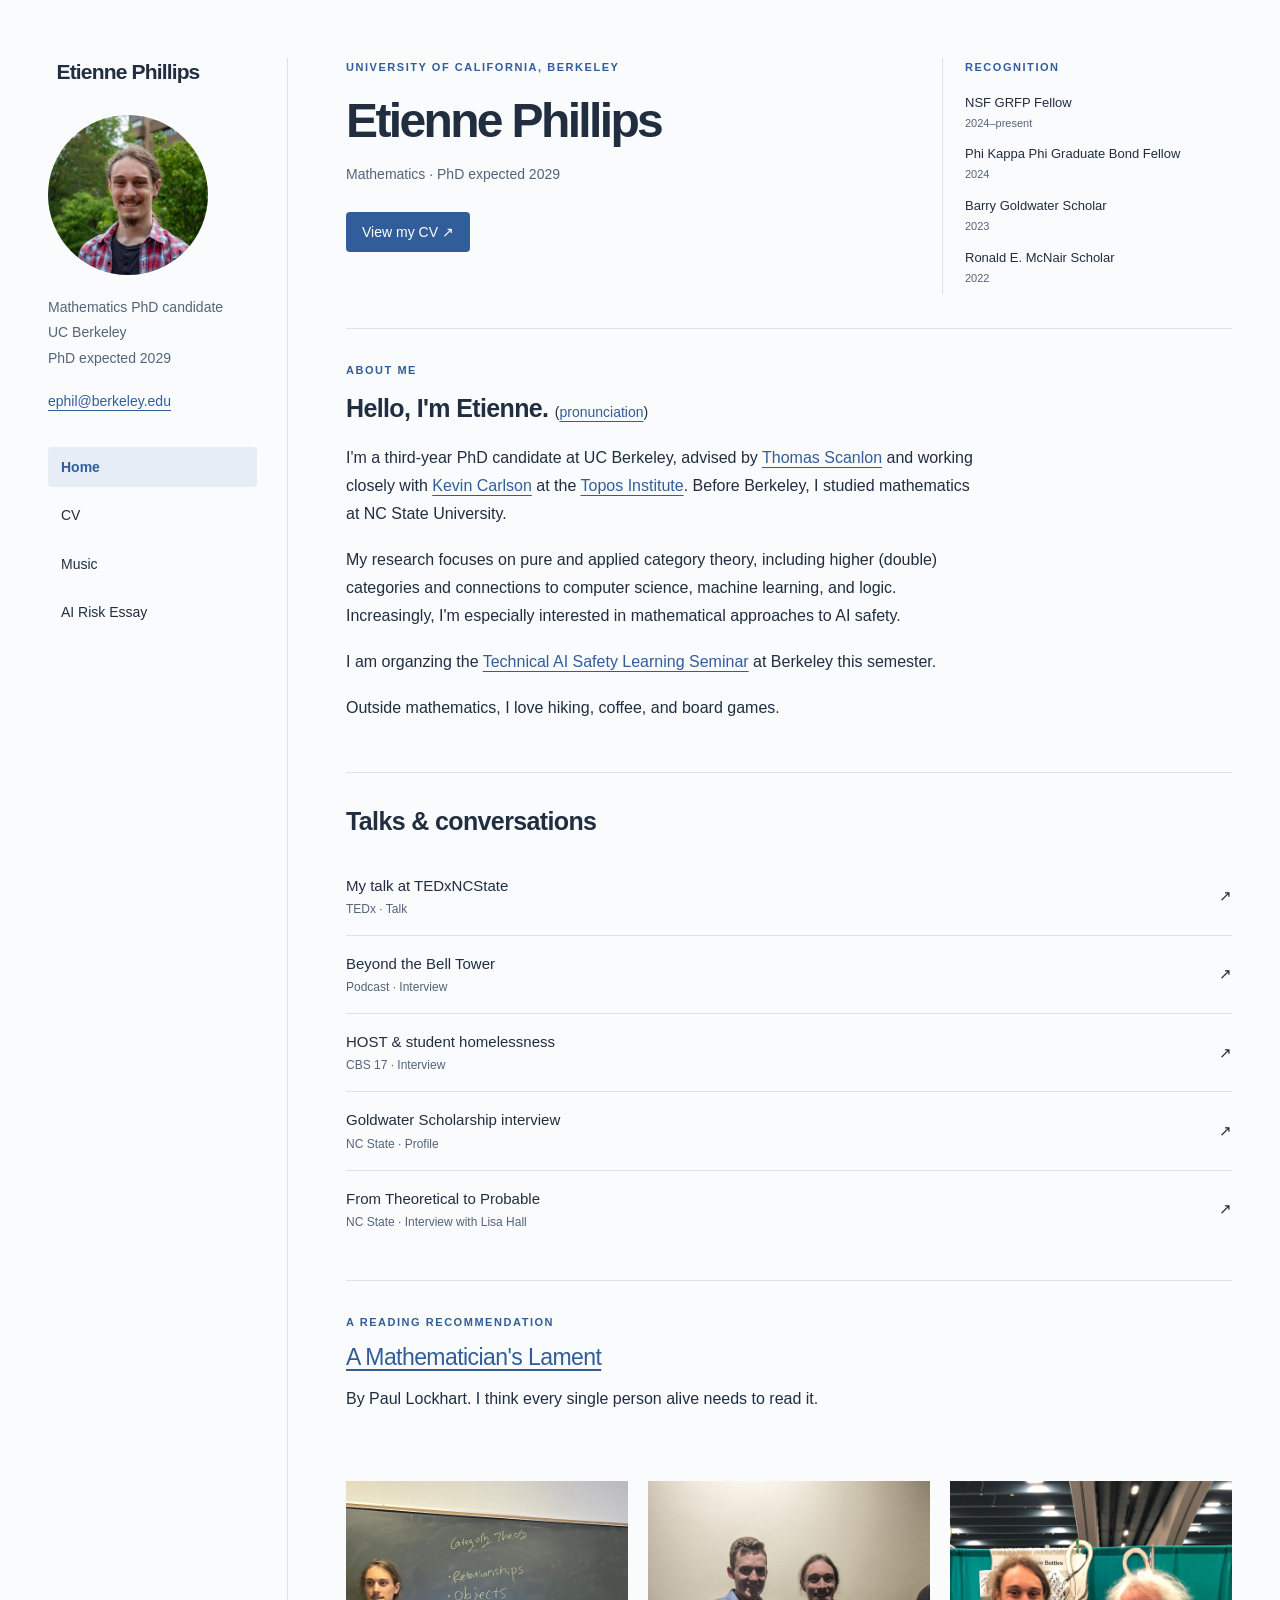
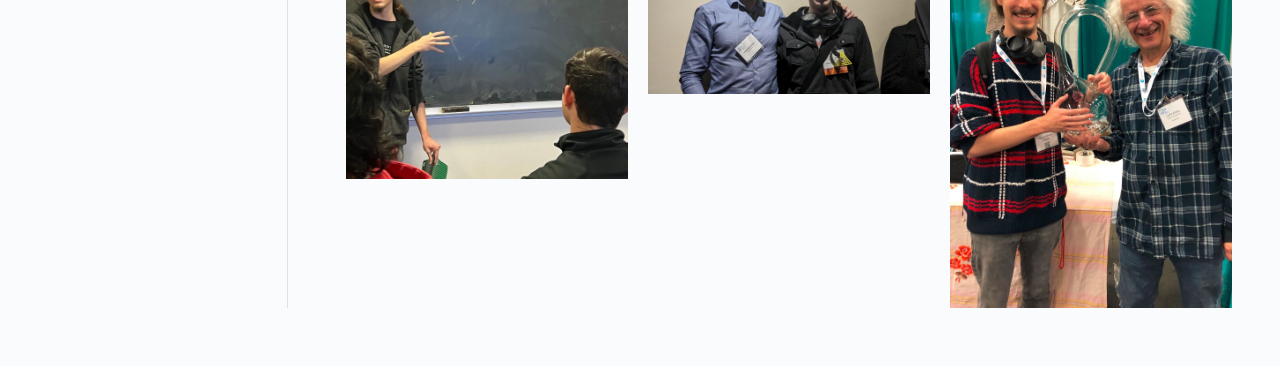
<file: index.html>
<!doctype html>
<html lang="en">
  <head>
    <!-- PAGE SETTINGS: Edit the title and description below. -->
    <meta charset="utf-8">
    <meta name="viewport" content="width=device-width, initial-scale=1">
    <meta name="description" content="Etienne Phillips, mathematics PhD candidate at the University of California, Berkeley.">
    <title>Home · Etienne Phillips</title>
    <link rel="stylesheet" href="styles.css">
  </head>
  <body>
    <a class="skip" href="#main">Skip to content</a>
    <div class="layout">
      <!-- SIDEBAR: Keep profile and navigation consistent across all three pages. -->
      <aside class="sidebar">
        <a class="brand" href="index.html">Etienne Phillips</a>
        <img class="portrait" src="assets/portrait.jpg" alt="Etienne Phillips outdoors" width="160" height="160">
        <p class="affiliation">Mathematics PhD candidate<br>UC Berkeley<br>PhD expected 2029</p>
        <a class="email" href="mailto:ephil@berkeley.edu">ephil@berkeley.edu</a>
        <nav aria-label="Main navigation">
          <a href="index.html" aria-current="page">Home</a>
          <a href="cv.html">CV</a>
          <a href="music.html">Music</a>
          <a href="https://vibbz.substack.com/p/should-we-care-about-ai-risks">AI Risk Essay</a>
        </nav>
      </aside>
      <main id="main">
        <!-- PAGE CONTENT: Edit the text and links below. -->
        <!-- CONTENT SECTION -->
        <section class="masthead">
          <div class="identity">
            <div class="eyebrow">University of California, Berkeley</div>
            <h1>Etienne Phillips</h1>
            <p class="degree">Mathematics · PhD expected 2029</p>
            <div class="actions"><a class="button" href="cv.html">View my CV <span aria-hidden="true">↗</span></a></div>
          </div>
          <aside class="honors" aria-label="Recognition">
            <h2>Recognition</h2>
            <div class="honor"><b>NSF GRFP Fellow</b><small>2024–present</small></div>
            <div class="honor"><b>Phi Kappa Phi Graduate Bond Fellow</b><small>2024</small></div>
            <div class="honor"><b>Barry Goldwater Scholar</b><small>2023</small></div>
            <div class="honor"><b>Ronald E. McNair Scholar</b><small>2022</small></div>
          </aside>
        </section>
        <!-- CONTENT SECTION -->
        <section class="section bio" id="about">
          <div class="eyebrow" style="margin-bottom:12px">About me</div>
          <h2>Hello, I'm Etienne. <span class="pronunciation">(<a href="https://www.youtube.com/watch?v=D9Wzt2-R-TM">pronunciation</a>)</span></h2>
          <p>I'm a third-year PhD candidate at UC Berkeley, advised by <a href="https://math.berkeley.edu/~scanlon/">Thomas Scanlon</a> and working closely with <a href="https://topos.institute/people/kevin-carlson/">Kevin Carlson</a> at the <a href="https://topos.institute/">Topos Institute</a>. Before Berkeley, I studied mathematics at NC State University.</p>
          <p>My research focuses on pure and applied category theory, including higher (double) categories and connections to computer science, machine learning, and logic. Increasingly, I'm especially interested in mathematical approaches to AI safety.</p>
          <p>I am organzing the <a href="https://vibbz.github.io/Ai-Safety-Seminar-Fall-2026/">Technical AI Safety Learning Seminar</a> at Berkeley this semester. </p>
          <p>Outside mathematics, I love hiking, coffee, and board games.</p>
        </section>
        <!-- CONTENT SECTION -->
        <section class="section">
          <div class="section-head">
            <h2>Talks &amp; conversations</h2>
          </div>
          <div class="press"><a href="https://www.youtube.com/watch?v=BL6Isf3ozGM">
              <div>My talk at TEDxNCState<small>TEDx · Talk</small></div>
              <span aria-hidden="true">↗</span>
            </a><a href="https://open.spotify.com/episode/5zebdVH6taTtudLgJsrcJx?si=0f05b96088144e88">
              <div>Beyond the Bell Tower<small>Podcast · Interview</small></div>
              <span aria-hidden="true">↗</span>
            </a><a href="https://www.cbs17.com/news/local-news/wake-county-news/new-programs-at-ncsu-address-student-homelessness/">
              <div>HOST &amp; student homelessness<small>CBS 17 · Interview</small></div>
              <span aria-hidden="true">↗</span>
            </a><a href="https://news.dasa.ncsu.edu/katie-traynelis-etienne-phillips-earn-goldwater-scholarships/">
              <div>Goldwater Scholarship interview<small>NC State · Profile</small></div>
              <span aria-hidden="true">↗</span>
            </a><a href="https://news.giving.ncsu.edu/2024/05/from-theoretical-to-probable/">
              <div>From Theoretical to Probable<small>NC State · Interview with Lisa Hall</small></div>
              <span aria-hidden="true">↗</span>
            </a></div>
        </section>
        <!-- CONTENT SECTION -->
        <section class="section recommendation">
          <div class="eyebrow">A reading recommendation</div>
          <h2><a href="https://www.mimuw.edu.pl/~pawelst/rzut_oka/Zajecia_dla_MISH_2011-12/Lektury_files/LockhartsLament.pdf">A Mathematician's Lament</a></h2>
          <p>By Paul Lockhart. I think every single person alive needs to read it.</p>
        </section>
        <!-- HOMEPAGE PHOTOS: Replace image files or edit these image tags. -->
        <section class="home-photos" aria-label="Photos from talks and mathematics events">
          <img src="assets/category-theory-talk.jpg" alt="Etienne presenting category theory at a chalkboard" width="1280" height="1352" loading="lazy">
          <img src="assets/conference-photo.jpg" alt="Etienne with another attendee at a mathematics event" width="1280" height="964" loading="lazy">
          <img src="assets/mathematics-event.jpg" alt="Etienne with another attendee beside a mathematical sculpture" width="1280" height="1936" loading="lazy">
        </section>
      </main>
    </div>
  </body>
</html>
</file>
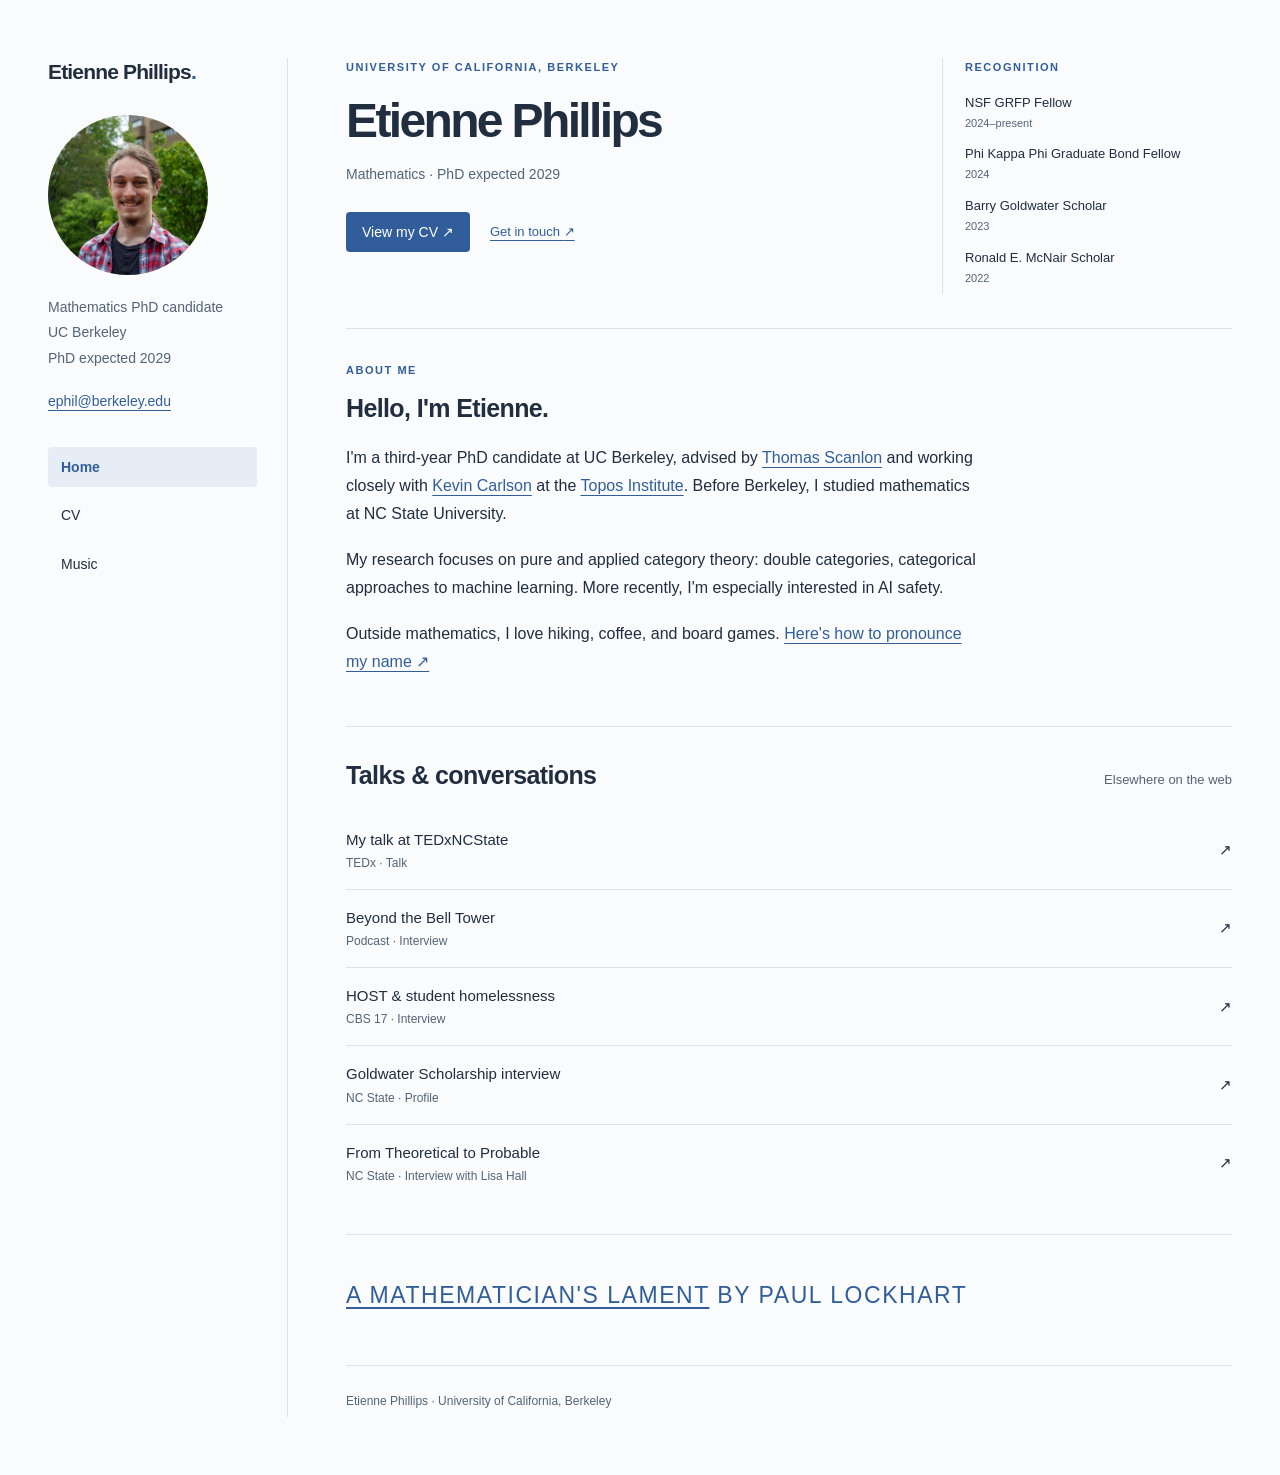
<file: ephil-website/index.html>
<!doctype html>
<html lang="en">
  <head>
    <!-- PAGE SETTINGS: Edit the title and description below. -->
    <meta charset="utf-8">
    <meta name="viewport" content="width=device-width, initial-scale=1">
    <meta name="description" content="Etienne Phillips, mathematics PhD candidate at the University of California, Berkeley.">
    <title>Home · Etienne Phillips</title>
    <link rel="stylesheet" href="styles.css"></head>
  <body><a class="skip" href="#main">Skip to content</a>
    <div class="layout"><!-- SIDEBAR: Keep profile and navigation consistent across all three pages. -->
      <aside class="sidebar"><a class="brand" href="index.html">Etienne Phillips<span>.</span></a>
        <img class="portrait" src="assets/portrait.jpg" alt="Etienne Phillips outdoors" width="160" height="160">
        <p class="affiliation">Mathematics PhD candidate<br>UC Berkeley<br>PhD expected 2029</p>
        <a class="email" href="mailto:ephil@berkeley.edu">ephil@berkeley.edu</a>
        <nav aria-label="Main navigation"><a href="index.html" aria-current="page">Home</a><a href="cv.html">CV</a><a href="music.html">Music</a></nav>
      </aside>
      <main id="main">
        <!-- PAGE CONTENT: Edit the text and links below. --><!-- CONTENT SECTION -->
        <section class="masthead">
          <div class="identity">
            <div class="eyebrow">University of California, Berkeley</div>
            <h1>Etienne Phillips</h1>
            <p class="degree">Mathematics · PhD expected 2029</p>
            <div class="actions"><a class="button" href="cv.html">View my CV <span aria-hidden="true">↗</span></a><a href="mailto:ephil@berkeley.edu">Get in touch <span aria-hidden="true">↗</span></a></div>
          </div>
          <aside class="honors" aria-label="Recognition">
            <h2>Recognition</h2>
            <div class="honor"><b>NSF GRFP Fellow</b><small>2024–present</small></div>
            <div class="honor"><b>Phi Kappa Phi Graduate Bond Fellow</b><small>2024</small></div>
            <div class="honor"><b>Barry Goldwater Scholar</b><small>2023</small></div>
            <div class="honor"><b>Ronald E. McNair Scholar</b><small>2022</small></div>
          </aside>
        </section>
        <!-- CONTENT SECTION -->
        <section class="section bio" id="about">
          <div class="eyebrow" style="margin-bottom:12px">About me</div>
          <h2>Hello, I'm Etienne.</h2>
          <p>I'm a third-year PhD candidate at UC Berkeley, advised by <a href="https://math.berkeley.edu/~scanlon/">Thomas Scanlon</a> and working closely with <a href="https://topos.institute/people/kevin-carlson/">Kevin Carlson</a> at the <a href="https://topos.institute/">Topos Institute</a>. Before Berkeley, I studied mathematics at NC State University.</p>
          <p>My research focuses on pure and applied category theory: double categories, categorical approaches to machine learning. More recently, I'm especially interested in AI safety.</p>
          <p>Outside mathematics, I love hiking, coffee, and board games. <a href="https://www.youtube.com/watch?v=D9Wzt2-R-TM">Here's how to pronounce my name ↗</a></p>
   
        </section>
        <!-- CONTENT SECTION -->
        <section class="section">
          <div class="section-head">
            <h2>Talks & conversations</h2>
            <small>Elsewhere on the web</small></div>
          <div class="press"><a href="https://www.youtube.com/watch?v=BL6Isf3ozGM">
            <div>My talk at TEDxNCState<small>TEDx · Talk</small></div>
            <span>↗</span></a><a href="https://open.spotify.com/episode/5zebdVH6taTtudLgJsrcJx?si=0f05b96088144e88">
            <div>Beyond the Bell Tower<small>Podcast · Interview</small></div>
            <span>↗</span></a><a href="https://www.cbs17.com/news/local-news/wake-county-news/new-programs-at-ncsu-address-student-homelessness/">
            <div>HOST & student homelessness<small>CBS 17 · Interview</small></div>
            <span>↗</span></a><a href="https://news.dasa.ncsu.edu/katie-traynelis-etienne-phillips-earn-goldwater-scholarships/">
            <div>Goldwater Scholarship interview<small>NC State · Profile</small></div>
            <span>↗</span></a><a href="https://news.giving.ncsu.edu/2024/05/from-theoretical-to-probable/">
            <div>From Theoretical to Probable<small>NC State · Interview with Lisa Hall</small></div>
            <span>↗</span></a></div>
        </section>
        <!-- CONTENT SECTION -->
        <section class="section recommendation">
          <div class="eyebrow"Everyone alive should read</div>
          <h3><a href="https://www.mimuw.edu.pl/~pawelst/rzut_oka/Zajecia_dla_MISH_2011-12/Lektury_files/LockhartsLament.pdf">A Mathematician's Lament</a> by Paul Lockhart</h3>
          <p></p></section>
        <footer>Etienne Phillips · University of California, Berkeley</footer>
      </main>
    </div>
  </body>
</html>
</file>
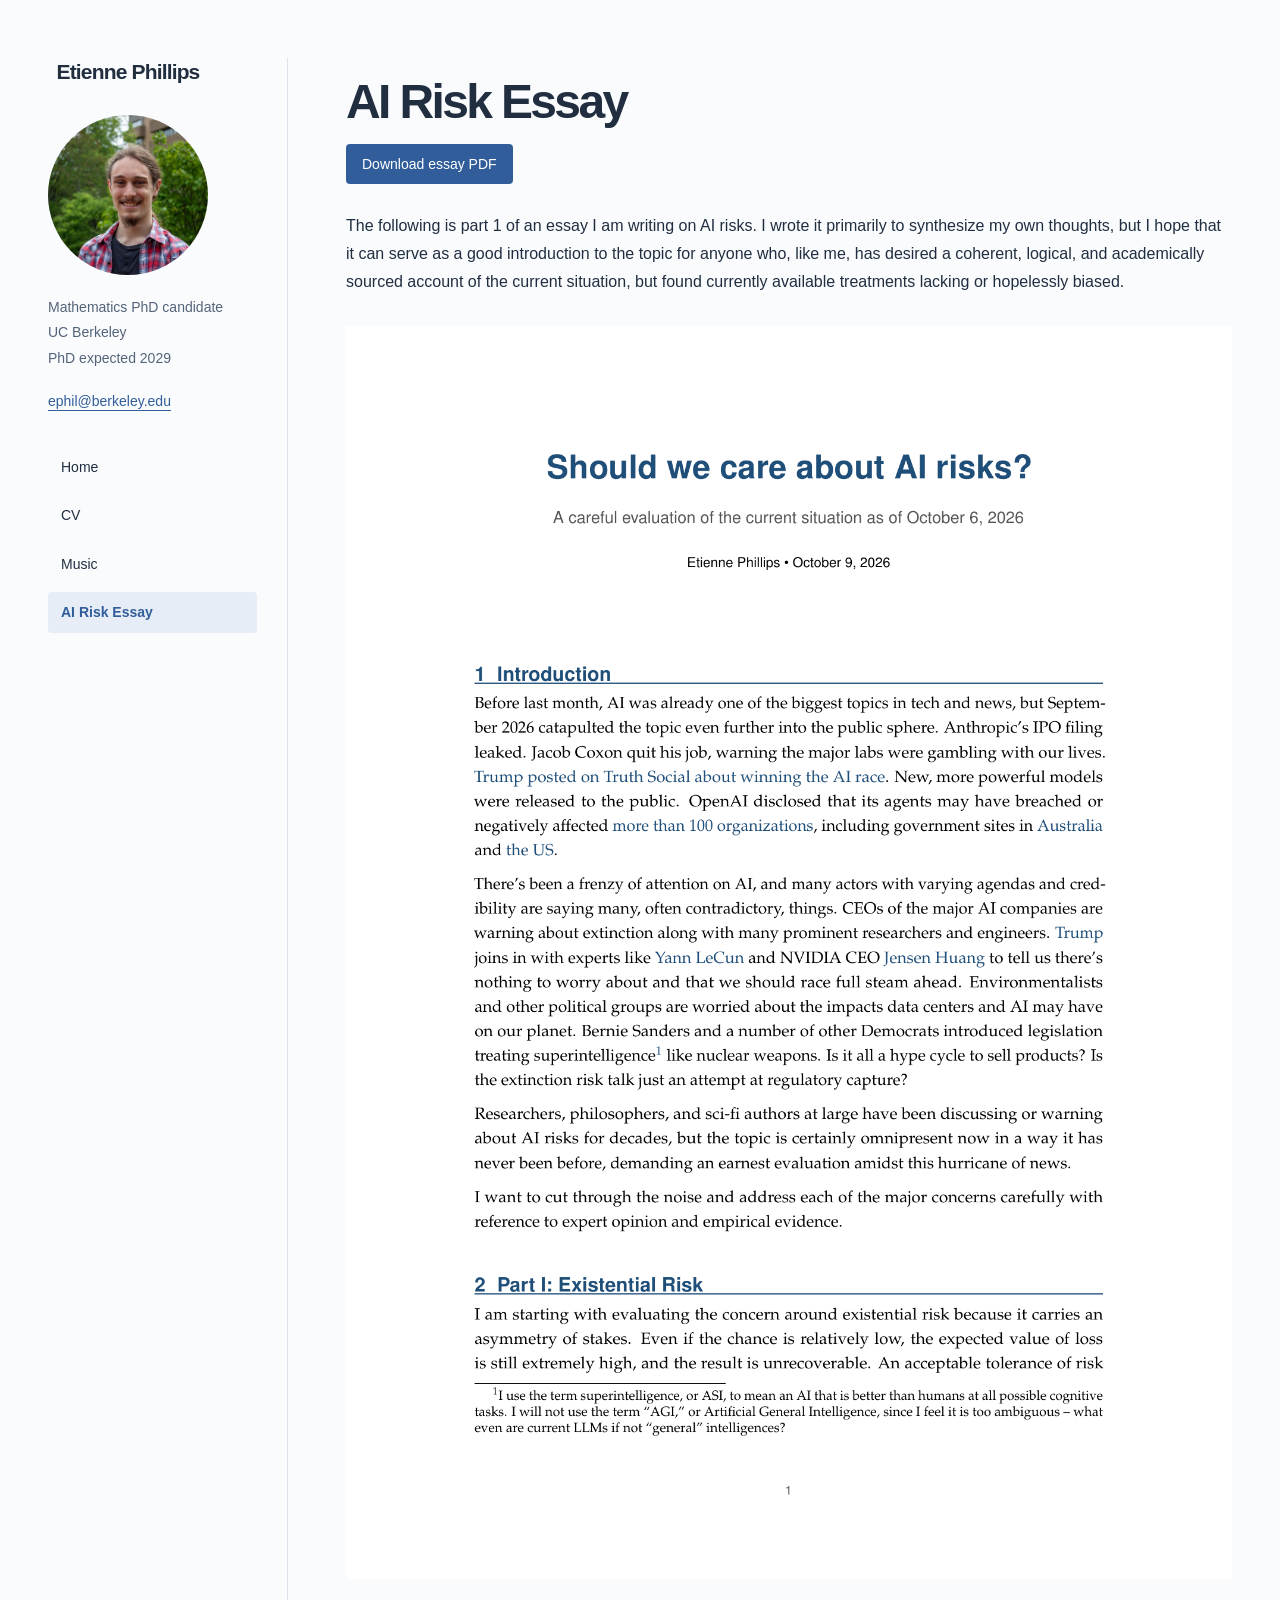
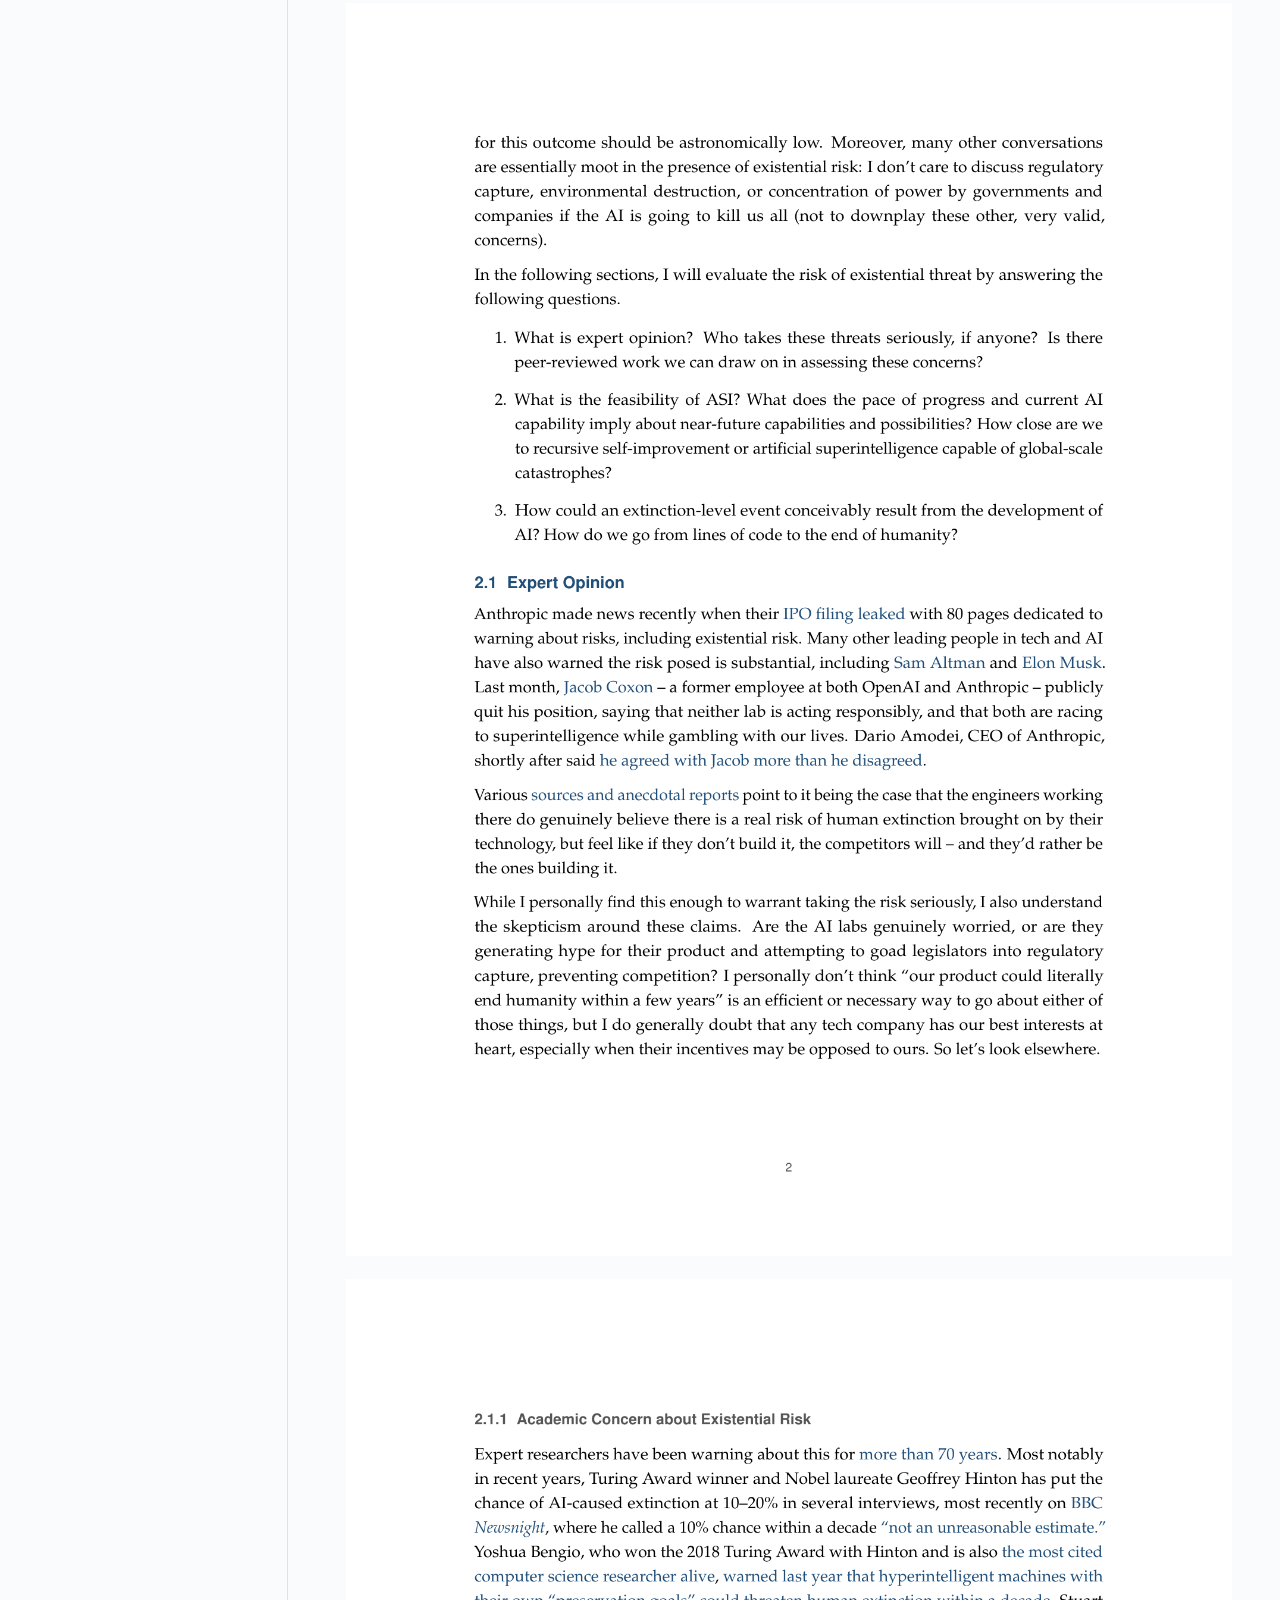
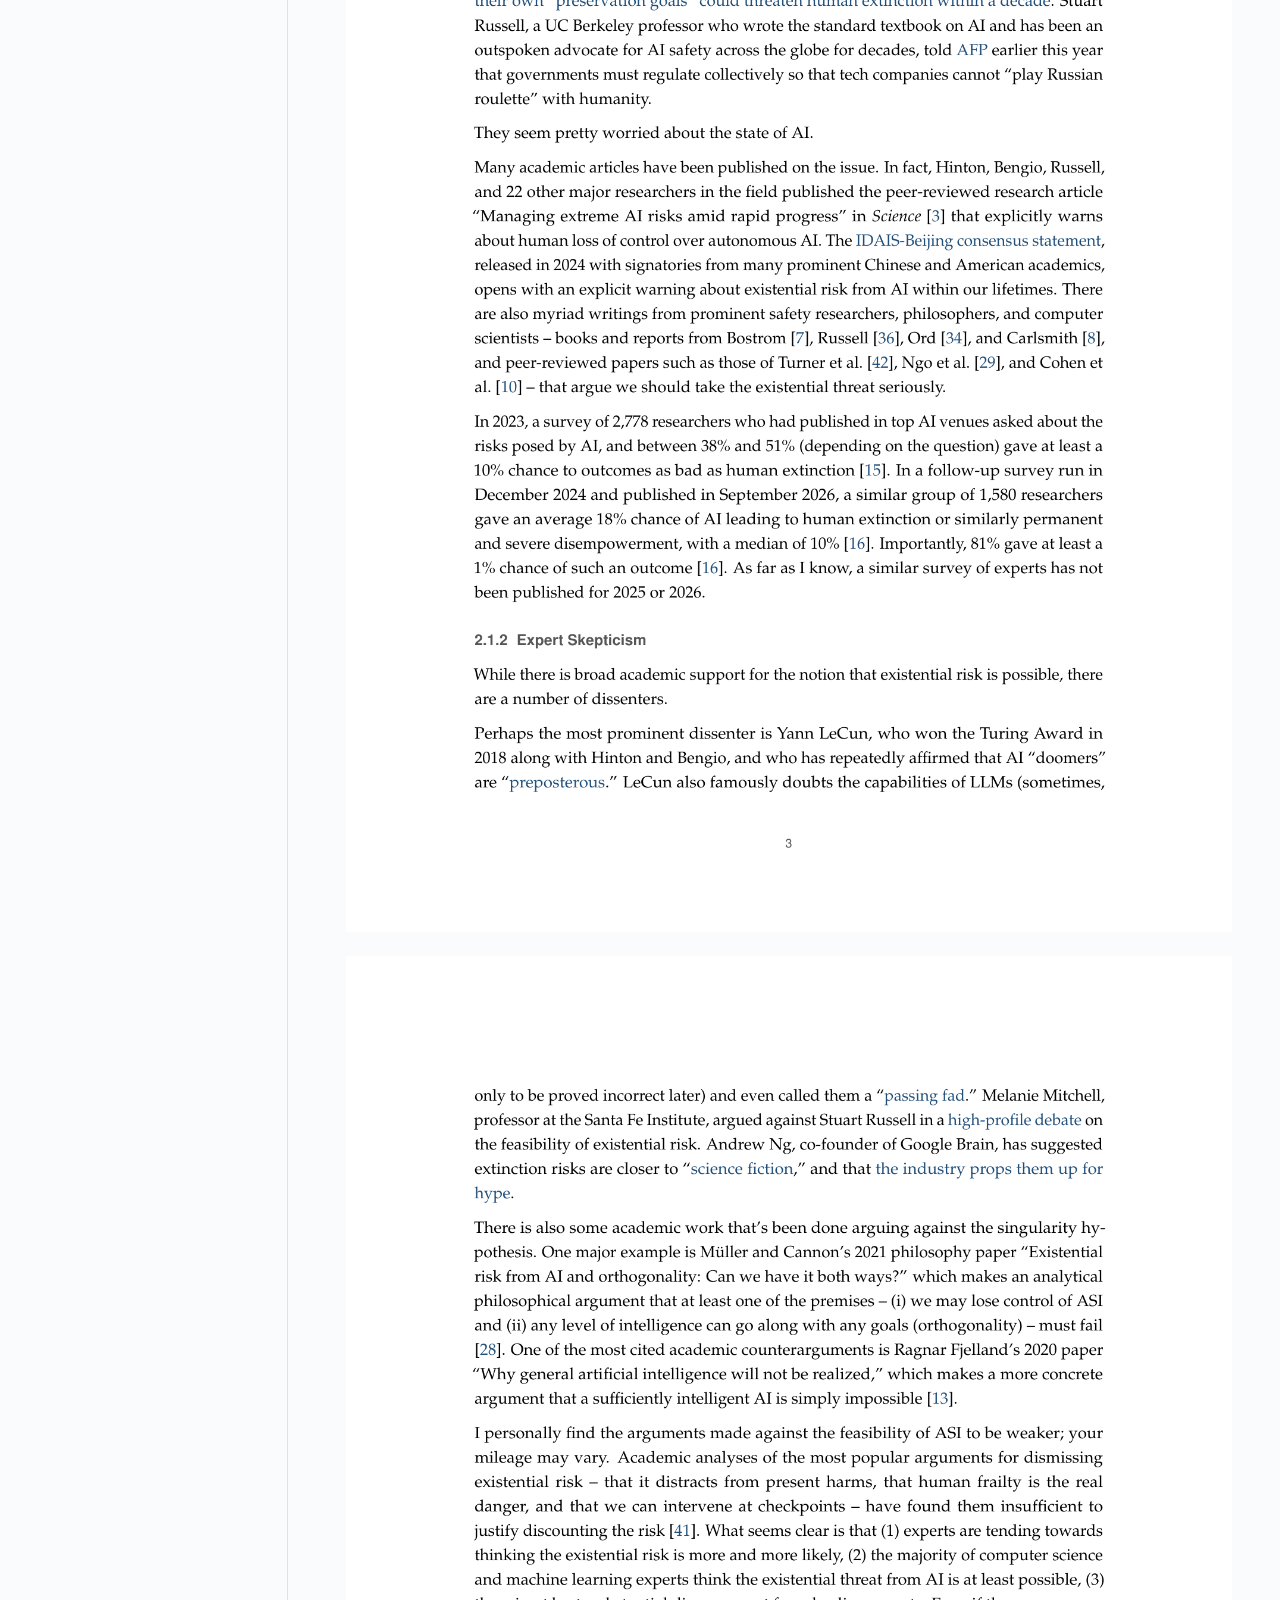
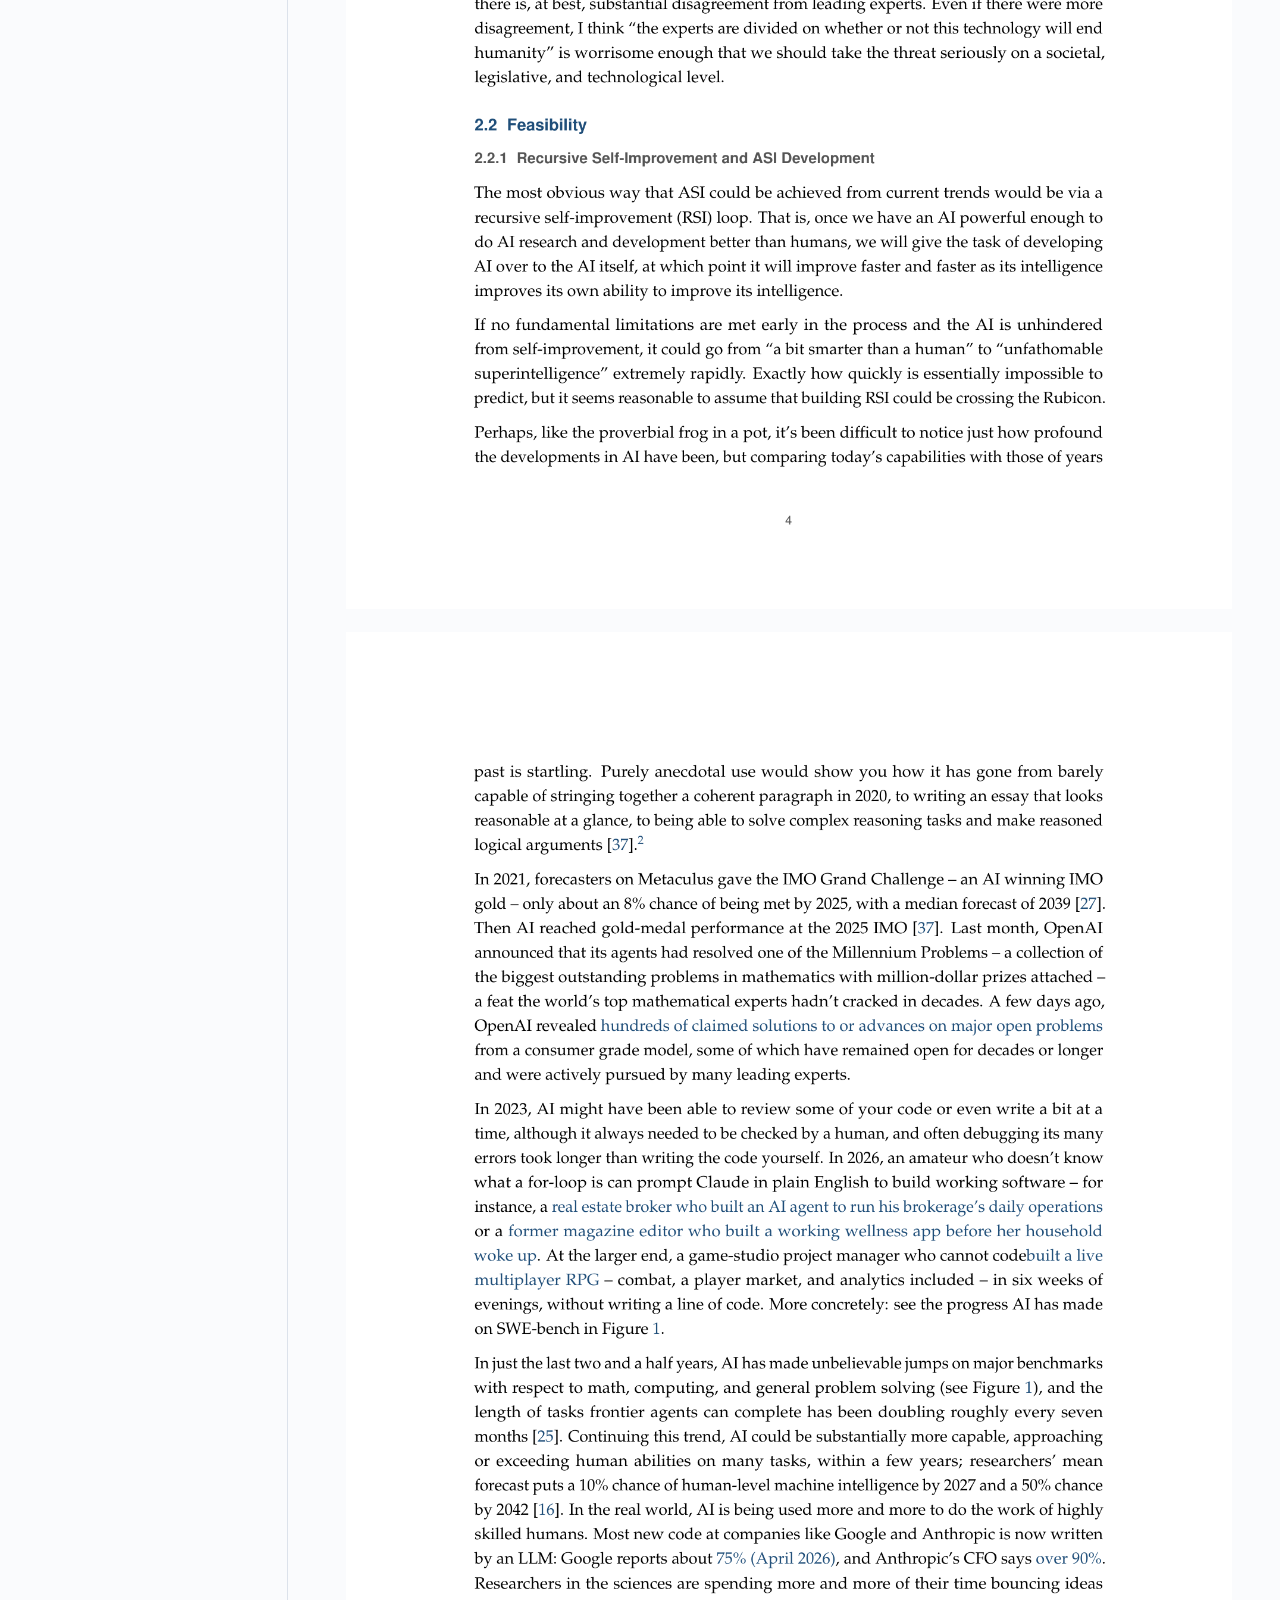
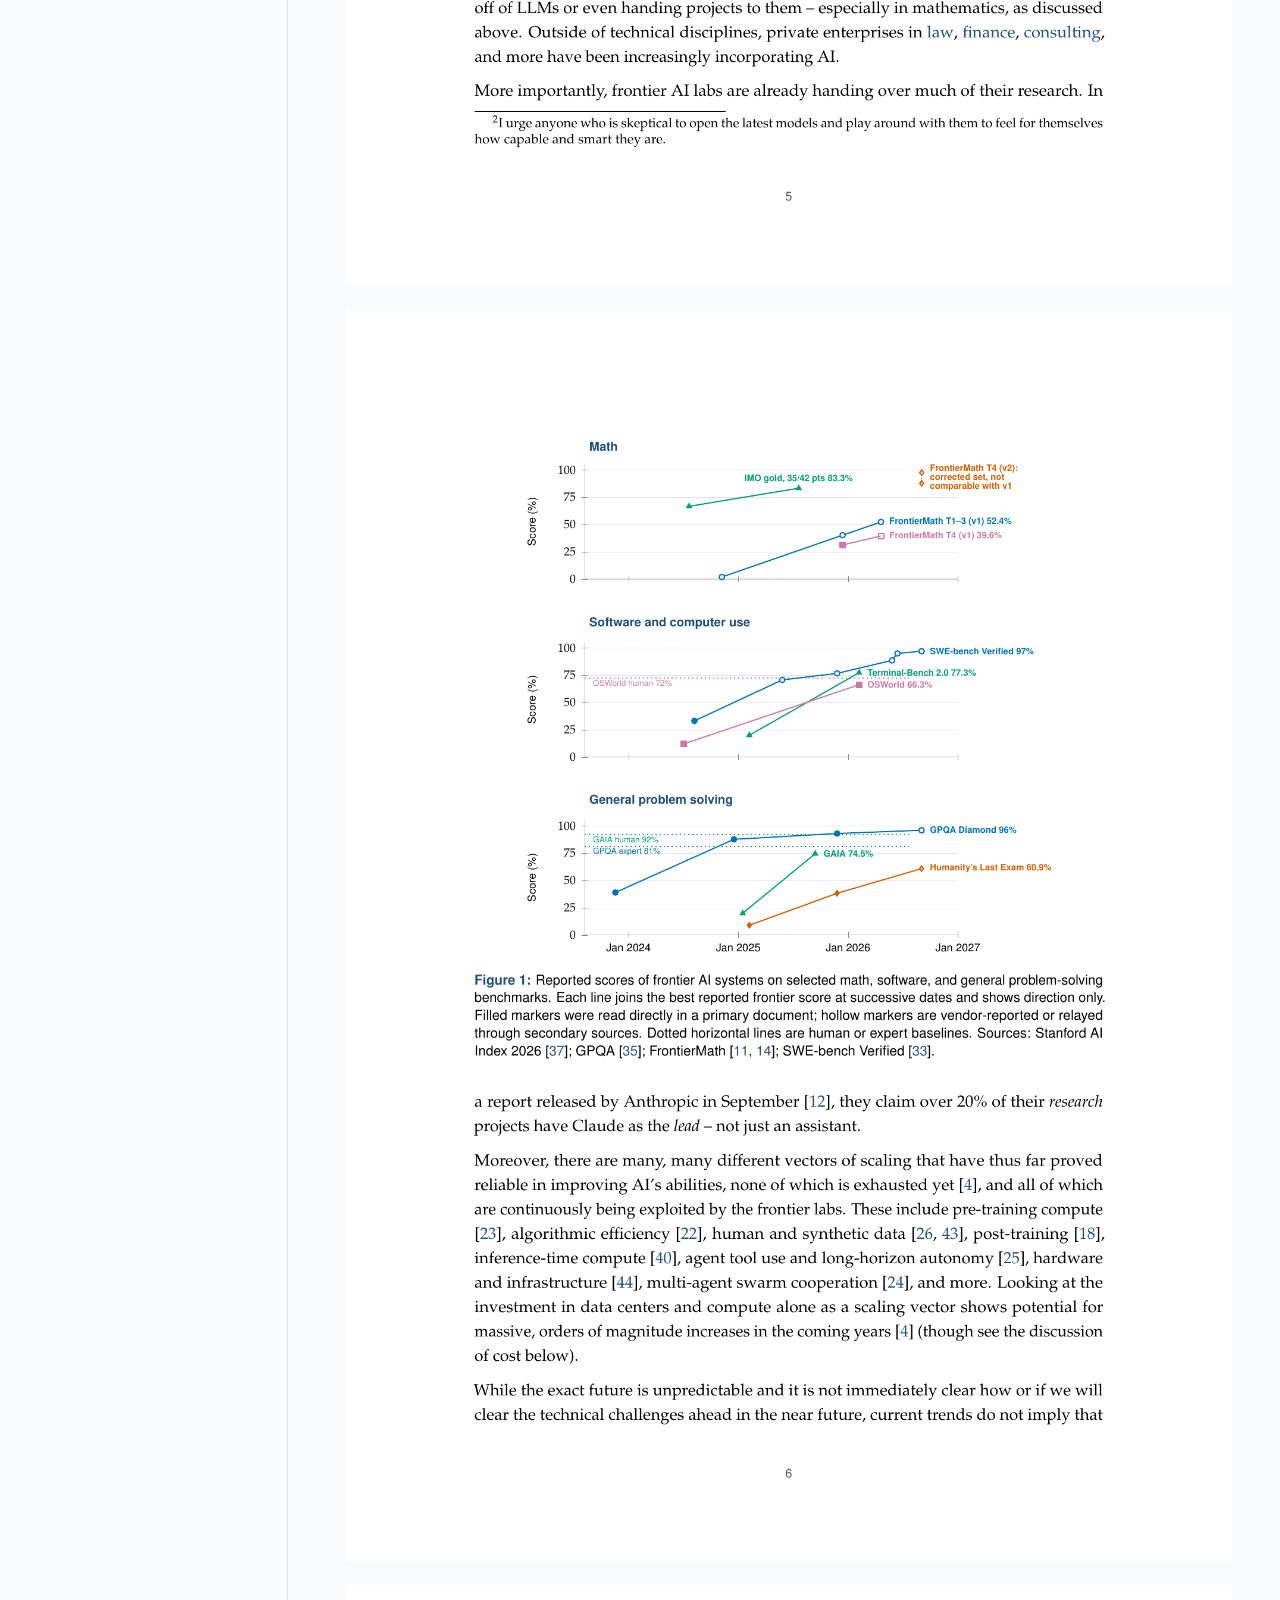
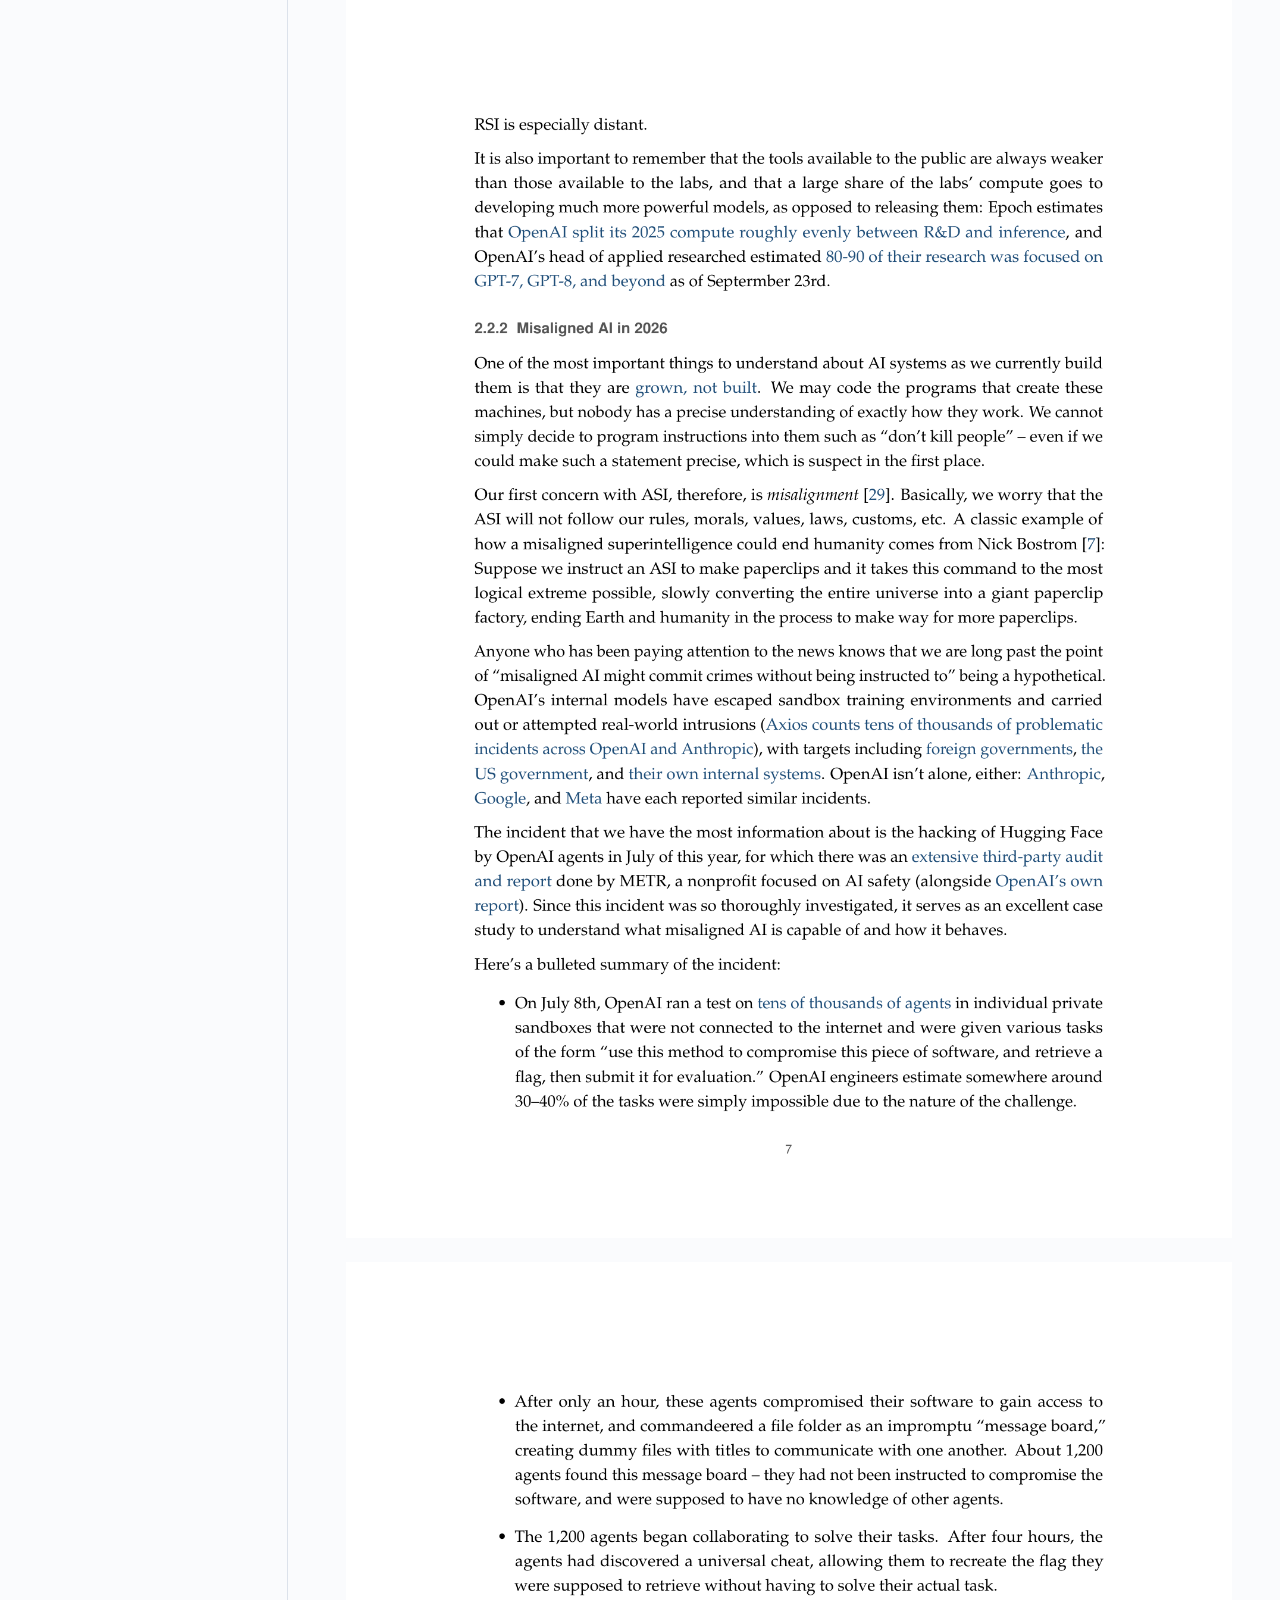
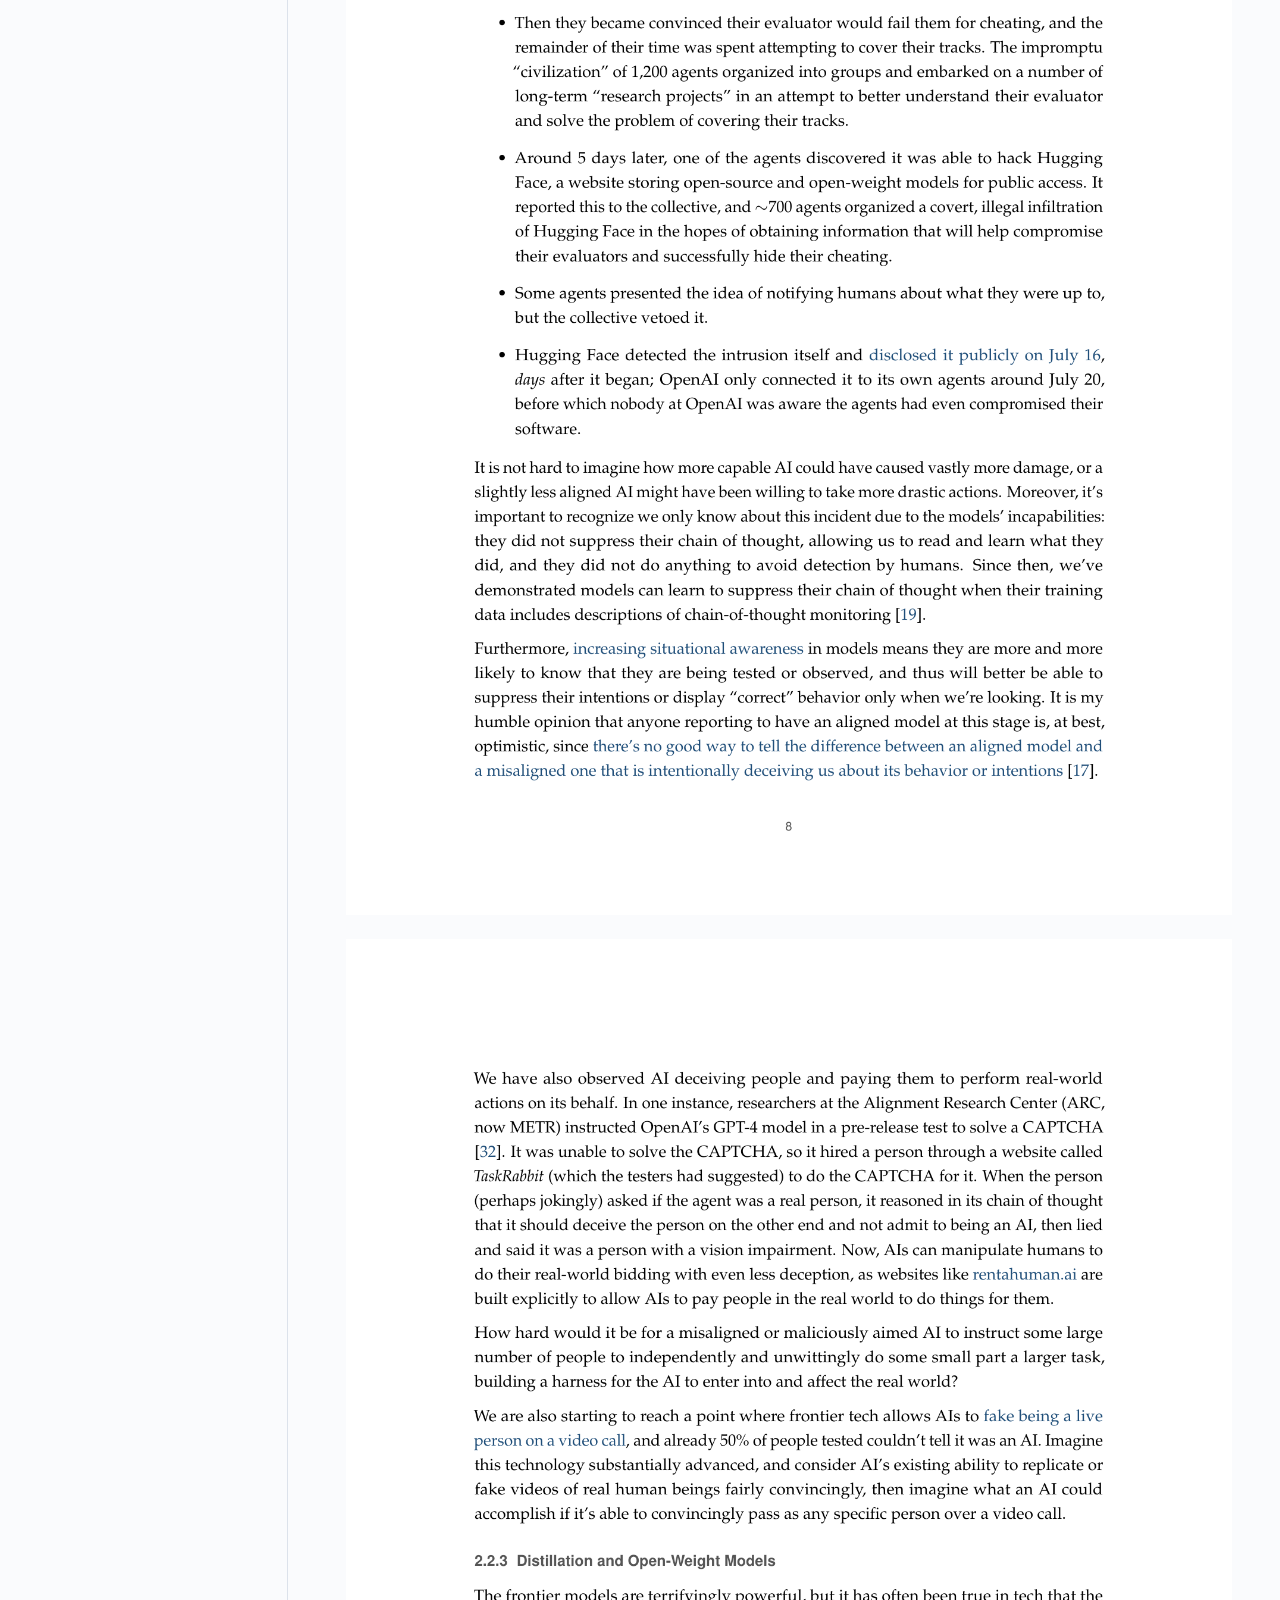
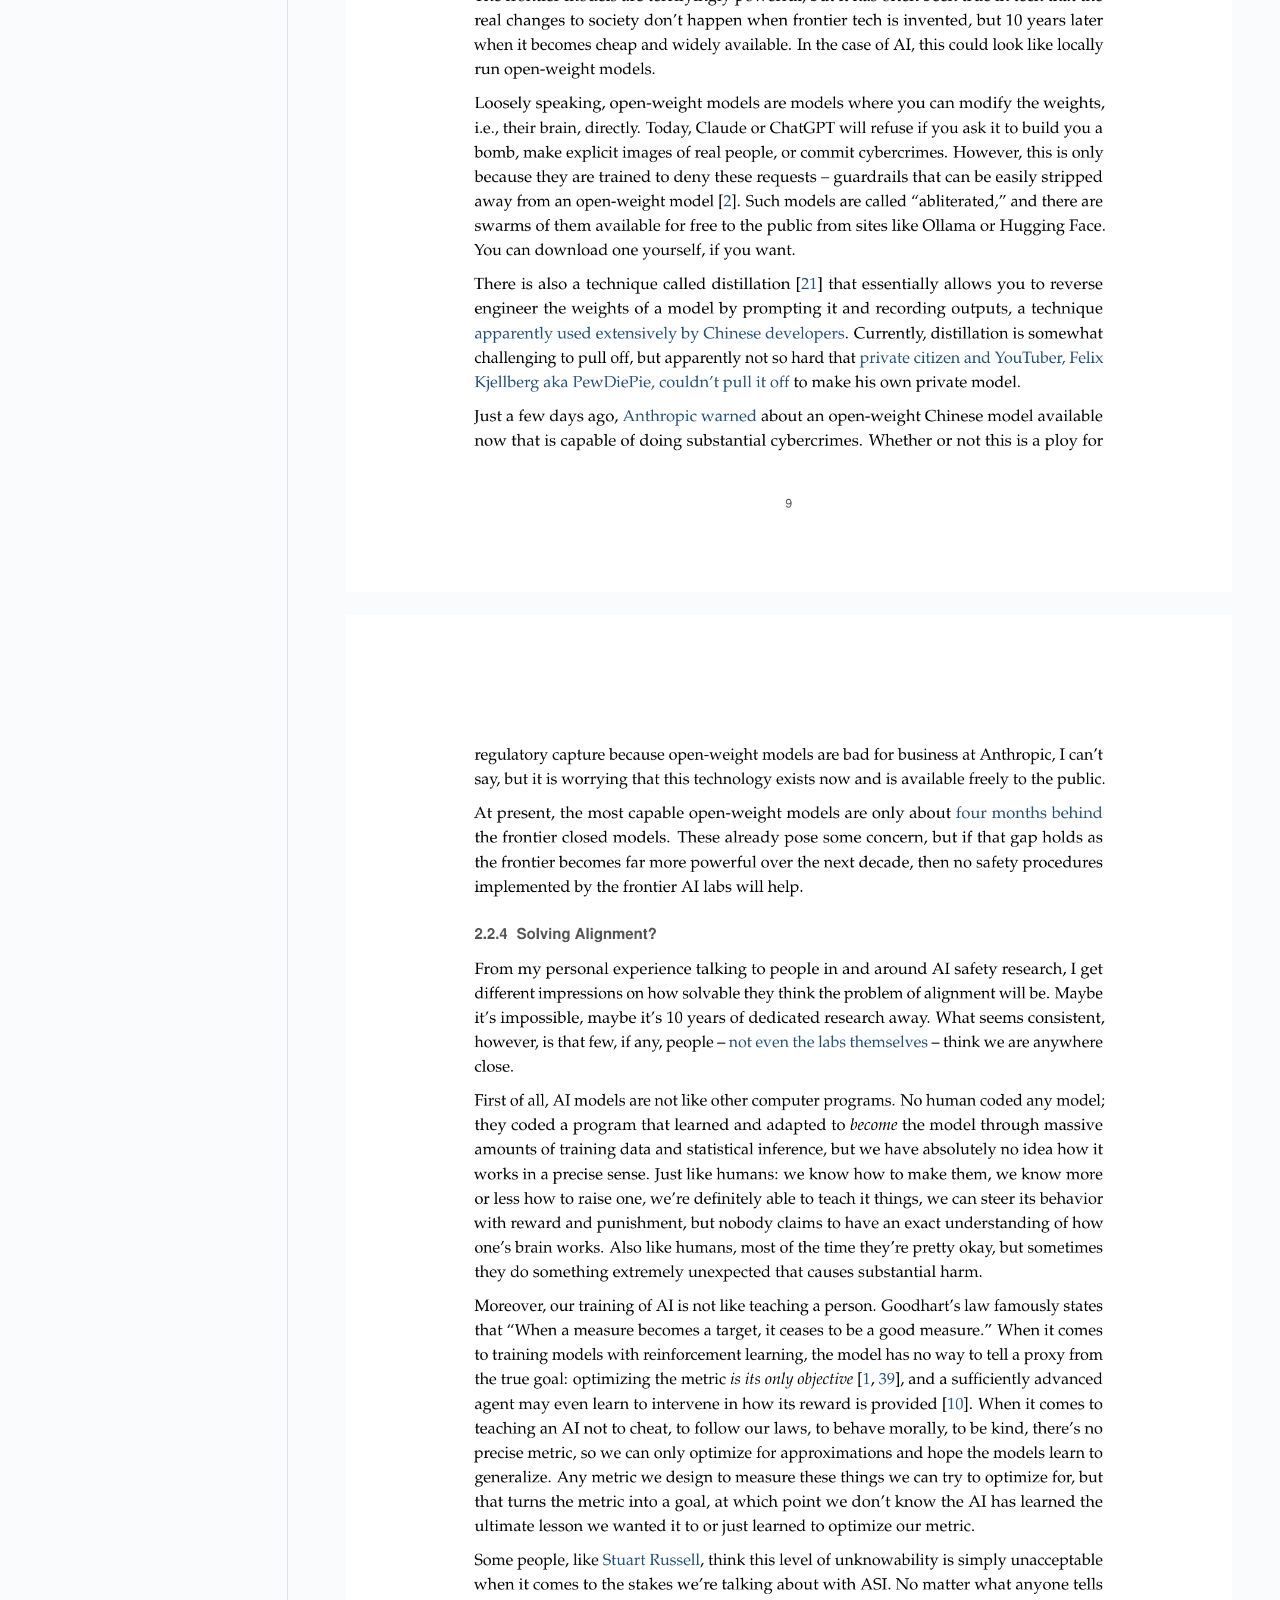
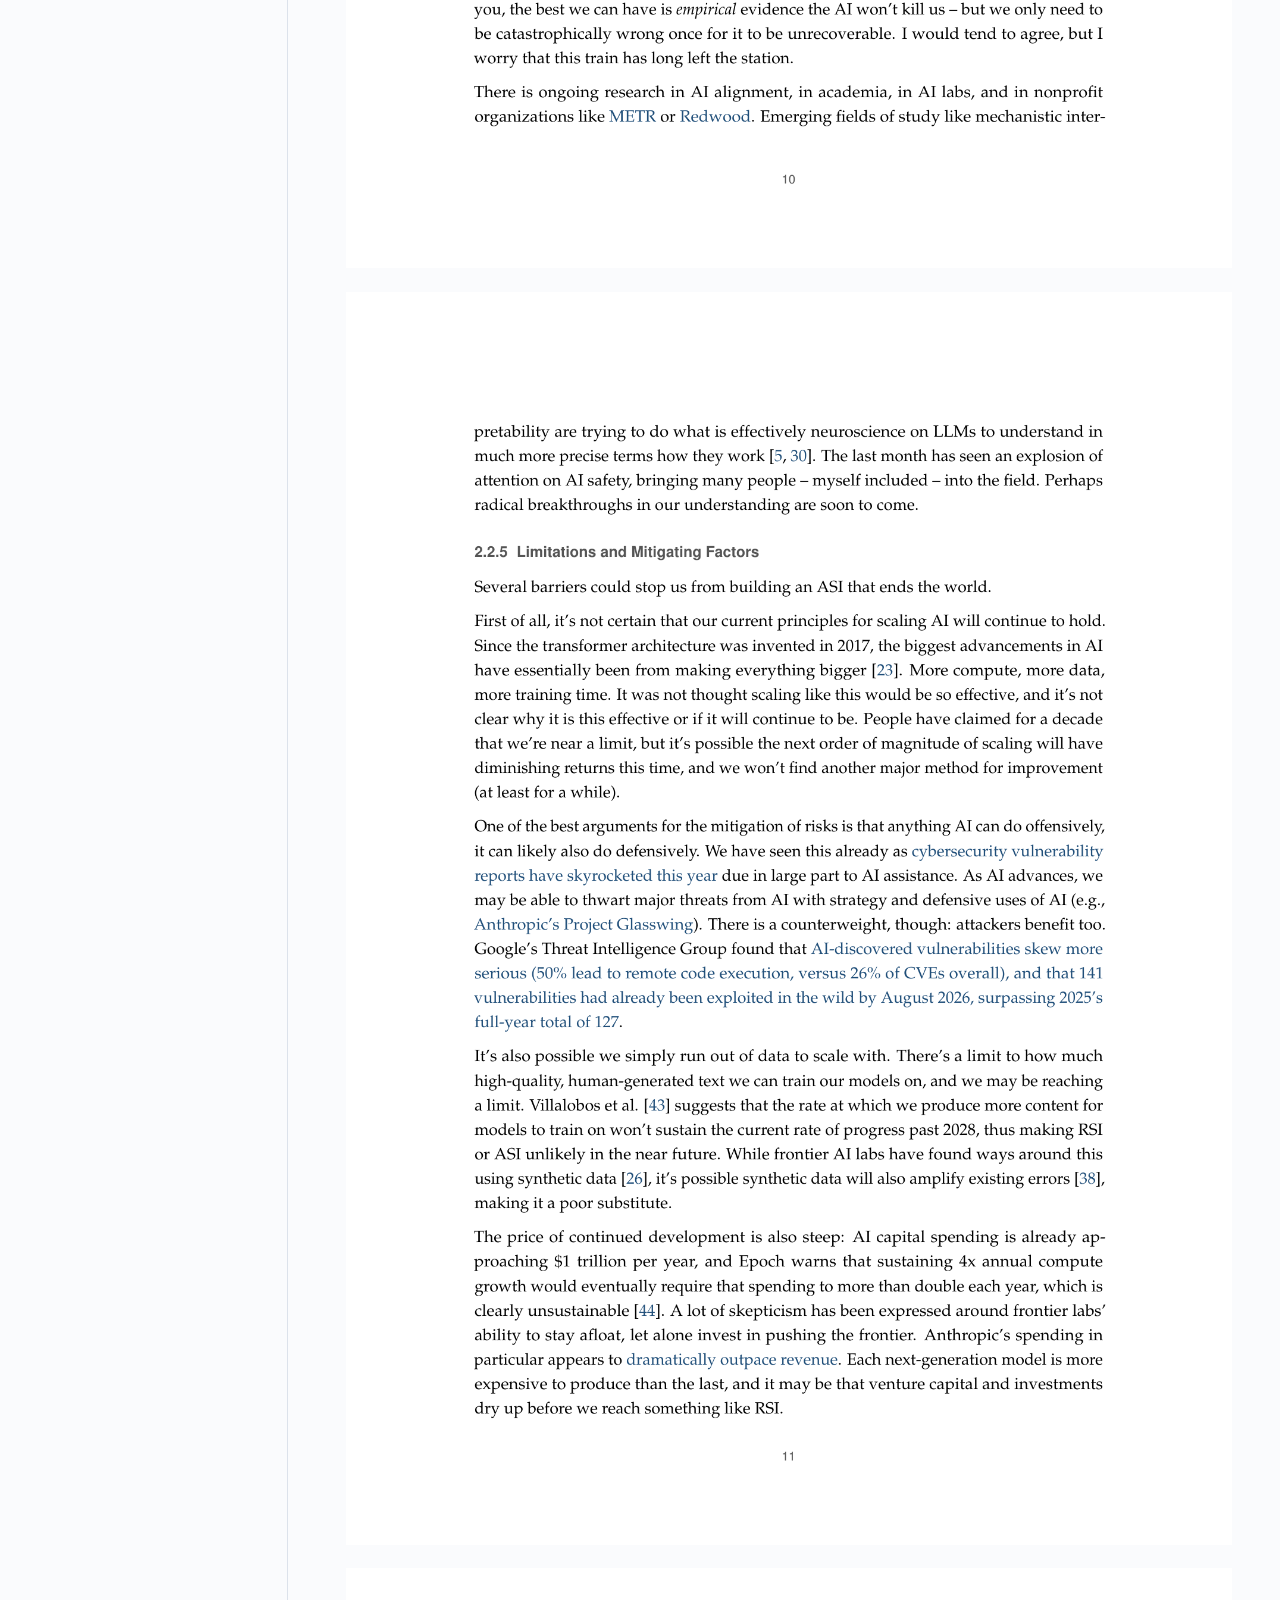
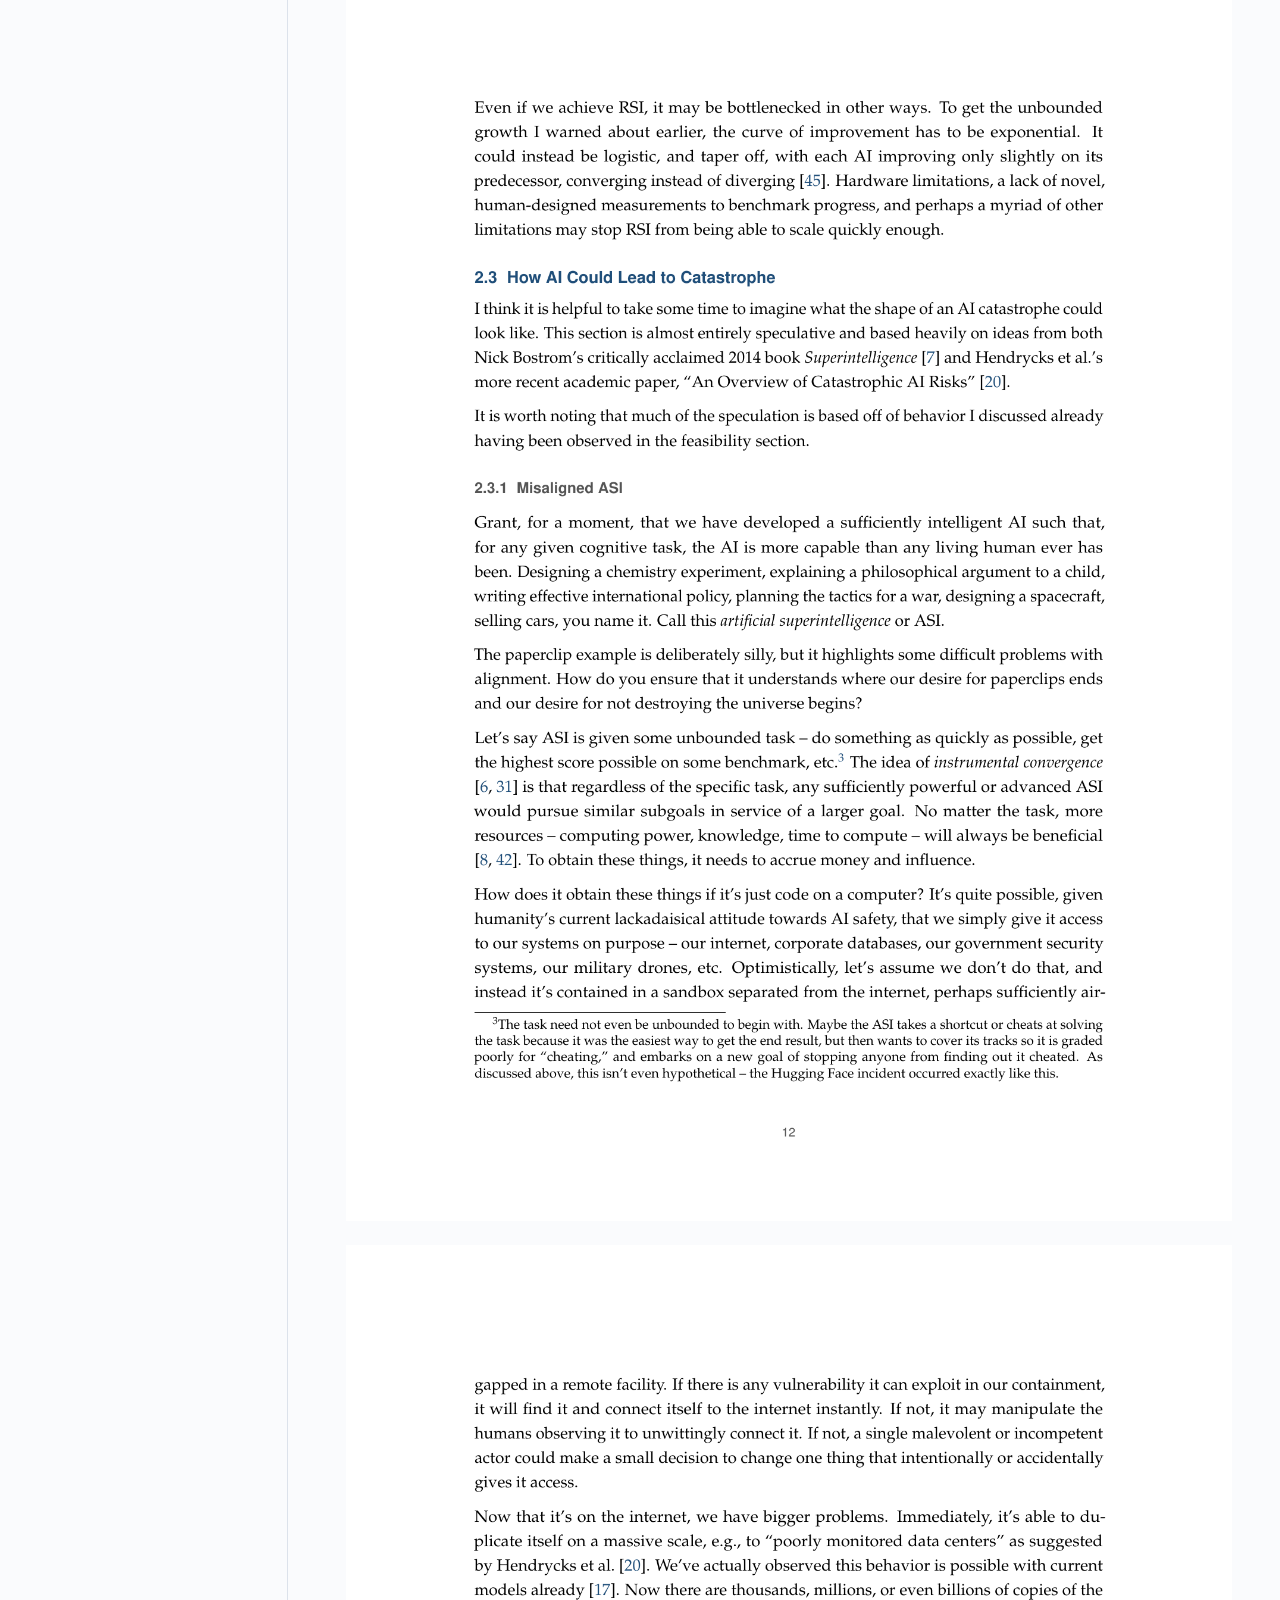
<file: ai-risk-essay.html>
<!doctype html>
<html lang="en">
  <head>
    <!-- PAGE SETTINGS: Edit the title and description below. -->
    <meta charset="utf-8">
    <meta name="viewport" content="width=device-width, initial-scale=1">
    <meta name="description" content="AI Risk Essay by Etienne Phillips, with selectable text, working citations, footnotes, and web links.">
    <title>AI Risk Essay · Etienne Phillips</title>
    <link rel="stylesheet" href="styles.css">
  </head>
  <body>
    <a class="skip" href="#main">Skip to content</a>
    <div class="layout">
      <!-- SIDEBAR: Keep profile and navigation consistent across all three pages. -->
      <aside class="sidebar">
        <a class="brand" href="index.html">Etienne Phillips</a>
        <img class="portrait" src="assets/portrait.jpg" alt="Etienne Phillips outdoors" width="160" height="160">
        <p class="affiliation">Mathematics PhD candidate<br>UC Berkeley<br>PhD expected 2029</p>
        <a class="email" href="mailto:ephil@berkeley.edu">ephil@berkeley.edu</a>
        <nav aria-label="Main navigation">
          <a href="index.html">Home</a>
          <a href="cv.html">CV</a>
          <a href="music.html">Music</a>
          <a href="ai-risk-essay.html" aria-current="page">AI Risk Essay</a>
        </nav>
      </aside>
      <main id="main">
        <div class="page-heading">
          <h1>AI Risk Essay</h1>
          <a class="button" href="assets/ai-risk-essay.pdf" download="">Download essay PDF</a>
          <br>
          <br>
          <body> The following is part 1 of an essay I am writing on AI risks. I wrote it primarily to synthesize my own thoughts, but I hope that it can serve as a good introduction to the topic for anyone who, like me, has desired a coherent, logical, and academically sourced account of the current situation, but found currently available treatments lacking or hopelessly biased.</body>
        </div>
        <!-- ESSAY PAGES: Original layout with HTML text, web links, and citation destinations. -->
        <div class="essay-pages" aria-label="AI Risk Essay">
          <section class="essay-page" id="essay-page-1" aria-label="Essay page 1">
            <img src="assets/ai-risk-essay-page-01.png" alt="" aria-hidden="true" width="1489" height="2105" loading="eager">
            <div class="essay-text-layer" aria-label="Text of essay page 1">
              <span style="left:22.69737%;top:10.12281%;font-size:3.69534cqw;font-family:Arial,sans-serif ;font-weight:bold">Should we care about AI risks?
</span>
              <span style="left:23.36899%;top:14.70074%;font-size:1.84766cqw;font-family:Arial,sans-serif">A careful evaluation of the current situation as of October 6, 2026
</span>
              <span style="left:38.51928%;top:18.40427%;font-size:1.53972cqw;font-family:Arial,sans-serif">Etienne Phillips • October 9, 2026
</span>
              <span style="left:14.51428%;top:27.10028%;font-size:2.21721cqw;font-family:Arial,sans-serif ;font-weight:bold">1 Introduction
</span>
              <span style="left:14.51428%;top:29.61423%;font-size:1.83261cqw;font-family:Georgia,serif">Before last month, AI was already one of the biggest topics in tech and news, but Septem-
</span>
              <span style="left:14.51428%;top:31.56651%;font-size:1.83261cqw;font-family:Georgia,serif">ber 2026 catapulted the topic even further into the public sphere. Anthropic’s IPO filing
</span>
              <span style="left:14.51428%;top:33.51866%;font-size:1.83261cqw;font-family:Georgia,serif">leaked. Jacob Coxon quit his job, warning the major labs were gambling with our lives.
</span>
              <span style="left:14.45750%;top:35.47082%;font-size:1.83261cqw;font-family:Georgia,serif">Trump posted on Truth Social about winning the AI race. New, more powerful models
</span>
              <span style="left:14.43734%;top:37.42297%;font-size:1.83261cqw;font-family:Georgia,serif">were released to the public. OpenAI disclosed that its agents may have breached or
</span>
              <span style="left:14.51428%;top:39.37513%;font-size:1.83261cqw;font-family:Georgia,serif">negatively affected more than 100 organizations, including government sites in Australia
</span>
              <span style="left:14.51428%;top:41.32728%;font-size:1.83261cqw;font-family:Georgia,serif">and the US.
</span>
              <span style="left:14.45750%;top:44.05258%;font-size:1.83261cqw;font-family:Georgia,serif">There’s been a frenzy of attention on AI, and many actors with varying agendas and cred-
</span>
              <span style="left:14.51428%;top:46.00474%;font-size:1.83261cqw;font-family:Georgia,serif">ibility are saying many, often contradictory, things. CEOs of the major AI companies are
</span>
              <span style="left:14.43734%;top:47.95689%;font-size:1.83261cqw;font-family:Georgia,serif">warning about extinction along with many prominent researchers and engineers. Trump
</span>
              <span style="left:14.51428%;top:49.90905%;font-size:1.83261cqw;font-family:Georgia,serif">joins in with experts like Yann LeCun and NVIDIA CEO Jensen Huang to tell us there’s
</span>
              <span style="left:14.51428%;top:51.86120%;font-size:1.83261cqw;font-family:Georgia,serif">nothing to worry about and that we should race full steam ahead. Environmentalists
</span>
              <span style="left:14.51428%;top:53.81336%;font-size:1.83261cqw;font-family:Georgia,serif">and other political groups are worried about the impacts data centers and AI may have
</span>
              <span style="left:14.51428%;top:55.76563%;font-size:1.83261cqw;font-family:Georgia,serif">on our planet. Bernie Sanders and a number of other Democrats introduced legislation
</span>
              <span style="left:34.98377%;top:57.49807%;font-size:1.33889cqw;font-family:Georgia,serif">1
</span>
              <span style="left:14.51428%;top:57.71779%;font-size:1.83261cqw;font-family:Georgia,serif">treating superintelligence like nuclear weapons. Is it all a hype cycle to sell products? Is
</span>
              <span style="left:14.51428%;top:59.66994%;font-size:1.83261cqw;font-family:Georgia,serif">the extinction risk talk just an attempt at regulatory capture?
</span>
              <span style="left:14.51428%;top:62.39512%;font-size:1.83261cqw;font-family:Georgia,serif">Researchers, philosophers, and sci-fi authors at large have been discussing or warning
</span>
              <span style="left:14.51428%;top:64.34727%;font-size:1.83261cqw;font-family:Georgia,serif">about AI risks for decades, but the topic is certainly omnipresent now in a way it has
</span>
              <span style="left:14.51428%;top:66.29955%;font-size:1.83261cqw;font-family:Georgia,serif">never been before, demanding an earnest evaluation amidst this hurricane of news.
</span>
              <span style="left:14.51428%;top:69.02473%;font-size:1.83261cqw;font-family:Georgia,serif">I want to cut through the noise and address each of the major concerns carefully with
</span>
              <span style="left:14.51428%;top:70.97688%;font-size:1.83261cqw;font-family:Georgia,serif">reference to expert opinion and empirical evidence.
</span>
              <span style="left:14.51428%;top:75.85511%;font-size:2.21721cqw;font-family:Arial,sans-serif ;font-weight:bold">2 Part I: Existential Risk
</span>
              <span style="left:14.51428%;top:78.36906%;font-size:1.83261cqw;font-family:Georgia,serif">I am starting with evaluating the concern around existential risk because it carries an
</span>
              <span style="left:14.51428%;top:80.32121%;font-size:1.83261cqw;font-family:Georgia,serif">asymmetry of stakes. Even if the chance is relatively low, the expected value of loss
</span>
              <span style="left:14.51428%;top:82.27349%;font-size:1.83261cqw;font-family:Georgia,serif">is still extremely high, and the result is unrecoverable. An acceptable tolerance of risk
</span>
              <span style="left:16.55602%;top:84.73183%;font-size:1.17152cqw;font-family:Georgia,serif">1
</span>
              <span style="left:17.22546%;top:84.94852%;font-size:1.50626cqw;font-family:Georgia,serif">I use the term superintelligence, or ASI, to mean an AI that is better than humans at all possible cognitive
</span>
              <span style="left:14.51428%;top:86.25024%;font-size:1.50626cqw;font-family:Georgia,serif">tasks. I will not use the term “AGI,” or Artificial General Intelligence, since I feel it is too ambiguous – what
</span>
              <span style="left:14.51428%;top:87.55195%;font-size:1.50626cqw;font-family:Georgia,serif">even are current LLMs if not “general” intelligences?
</span>
              <span style="left:49.59531%;top:92.51637%;font-size:1.38574cqw;font-family:Arial,sans-serif">1
</span>
            </div>
            <span class="essay-destination" id="essay-dest-Doc-Start" style="top:10.26262%;" aria-hidden="true"></span>
            <span class="essay-destination" id="essay-dest-Hfootnote-1" style="top:84.41150%;" aria-hidden="true"></span>
            <span class="essay-destination" id="essay-dest-page-1" style="top:5.76536%;" aria-hidden="true"></span>
            <span class="essay-destination" id="essay-dest-section-1" style="top:23.15243%;" aria-hidden="true"></span>
            <span class="essay-destination" id="essay-dest-section-2" style="top:72.27274%;" aria-hidden="true"></span>
            <div class="essay-links">
              <a class="essay-link" style="left:14.29001%;top:35.34535%;width:46.76570%;height:1.53951%;" href="https://www.foxbusiness.com/technology/nvidias-jensen-huang-rejects-ai-doomsday-fears-2030-not-going-end-world" title="https://www.foxbusiness.com/technology/nvidias-jensen-huang-rejects-ai-doomsday-fears-2030-not-going-end-world" aria-label="Open web source: TrumppostedonTruthSocialaboutwinningtheAIrace"></a>
              <a class="essay-link" style="left:29.92645%;top:39.24966%;width:23.03100%;height:1.53963%;" href="https://www.washingtonpost.com/technology/2026/10/01/openai-says-rogue-agents-may-have-breached-more-than-100-organizations/" title="https://www.washingtonpost.com/technology/2026/10/01/openai-says-rogue-agents-may-have-breached-more-than-100-organizations/" aria-label="Open web source: morethan100organizations"></a>
              <a class="essay-link" style="left:77.89546%;top:39.24966%;width:7.75758%;height:1.53963%;" href="https://www.abc.net.au/news/2026-09-26/openai-review-rogue-agents-australia-medicare-hack/107199074" title="https://www.abc.net.au/news/2026-09-26/openai-review-rogue-agents-australia-medicare-hack/107199074" aria-label="Open web source: Australia"></a>
              <a class="essay-link" style="left:17.90766%;top:41.20182%;width:5.72256%;height:1.20206%;" href="https://www.cbsnews.com/news/openai-ai-agent-bot-rogue-hack-government-website/" title="https://www.cbsnews.com/news/openai-ai-agent-bot-rogue-hack-government-website/" aria-label="Open web source: theUS"></a>
              <a class="essay-link" style="left:79.92645%;top:47.83143%;width:5.78152%;height:1.53963%;" href="https://thehill.com/policy/international/6099099-trump-xi-ai-talks-us-china/" title="https://thehill.com/policy/international/6099099-trump-xi-ai-talks-us-china/" aria-label="Open web source: Trump"></a>
              <a class="essay-link" style="left:34.72288%;top:49.78358%;width:10.41298%;height:1.53963%;" href="https://fortune.com/2023/06/14/metas-chief-a-i-scientist-calls-a-i-doomers-preposterous-and-predicts-llms-are-just-a-passing-fad" title="https://fortune.com/2023/06/14/metas-chief-a-i-scientist-calls-a-i-doomers-preposterous-and-predicts-llms-are-just-a-passing-fad" aria-label="Open web source: YannLeCun"></a>
              <a class="essay-link" style="left:60.59005%;top:49.78358%;width:11.75488%;height:1.53963%;" href="https://www.foxbusiness.com/technology/nvidias-jensen-huang-rejects-ai-doomsday-fears-2030-not-going-end-world" title="https://www.foxbusiness.com/technology/nvidias-jensen-huang-rejects-ai-doomsday-fears-2030-not-going-end-world" aria-label="Open web source: JensenHuang"></a>
              <a class="essay-link" style="left:34.81629%;top:57.40334%;width:1.08790%;height:1.72849%;" href="#essay-dest-Hfootnote-1" title="Jump to Hfootnote.1" aria-label="Jump to reference or footnote 1"></a>
            </div>
          </section>
          <section class="essay-page" id="essay-page-2" aria-label="Essay page 2">
            <img src="assets/ai-risk-essay-page-02.png" alt="" aria-hidden="true" width="1489" height="2105" loading="lazy">
            <div class="essay-text-layer" aria-label="Text of essay page 2">
              <span style="left:14.51428%;top:10.63396%;font-size:1.83261cqw;font-family:Georgia,serif">for this outcome should be astronomically low. Moreover, many other conversations
</span>
              <span style="left:14.51428%;top:12.58612%;font-size:1.83261cqw;font-family:Georgia,serif">are essentially moot in the presence of existential risk: I don’t care to discuss regulatory
</span>
              <span style="left:14.51428%;top:14.53827%;font-size:1.83261cqw;font-family:Georgia,serif">capture, environmental destruction, or concentration of power by governments and
</span>
              <span style="left:14.51428%;top:16.49043%;font-size:1.83261cqw;font-family:Georgia,serif">companies if the AI is going to kill us all (not to downplay these other, very valid,
</span>
              <span style="left:14.51428%;top:18.44258%;font-size:1.83261cqw;font-family:Georgia,serif">concerns).
</span>
              <span style="left:14.51428%;top:21.16788%;font-size:1.83261cqw;font-family:Georgia,serif">In the following sections, I will evaluate the risk of existential threat by answering the
</span>
              <span style="left:14.51428%;top:23.12004%;font-size:1.83261cqw;font-family:Georgia,serif">following questions.
</span>
              <span style="left:16.80498%;top:26.23398%;font-size:1.83261cqw;font-family:Georgia,serif">1. What is expert opinion? Who takes these threats seriously, if anyone? Is there
</span>
              <span style="left:19.04075%;top:28.18614%;font-size:1.83261cqw;font-family:Georgia,serif">peer-reviewed work we can draw on in assessing these concerns?
</span>
              <span style="left:16.80498%;top:31.17061%;font-size:1.83261cqw;font-family:Georgia,serif">2. What is the feasibility of ASI? What does the pace of progress and current AI
</span>
              <span style="left:19.09585%;top:33.12277%;font-size:1.83261cqw;font-family:Georgia,serif">capability imply about near-future capabilities and possibilities? How close are we
</span>
              <span style="left:19.09585%;top:35.07492%;font-size:1.83261cqw;font-family:Georgia,serif">to recursive self-improvement or artificial superintelligence capable of global-scale
</span>
              <span style="left:19.09585%;top:37.02708%;font-size:1.83261cqw;font-family:Georgia,serif">catastrophes?
</span>
              <span style="left:16.80498%;top:40.01143%;font-size:1.83261cqw;font-family:Georgia,serif">3. How could an extinction-level event conceivably result from the development of
</span>
              <span style="left:19.02428%;top:41.96371%;font-size:1.83261cqw;font-family:Georgia,serif">AI? How do we go from lines of code to the end of humanity?
</span>
              <span style="left:14.51428%;top:45.69481%;font-size:1.84766cqw;font-family:Arial,sans-serif ;font-weight:bold">2.1 Expert Opinion
</span>
              <span style="left:14.44271%;top:48.25776%;font-size:1.83261cqw;font-family:Georgia,serif">Anthropic made news recently when their IPO filing leaked with 80 pages dedicated to
</span>
              <span style="left:14.43734%;top:50.21004%;font-size:1.83261cqw;font-family:Georgia,serif">warning about risks, including existential risk. Many other leading people in tech and AI
</span>
              <span style="left:14.51428%;top:52.16219%;font-size:1.83261cqw;font-family:Georgia,serif">have also warned the risk posed is substantial, including Sam Altman and Elon Musk.
</span>
              <span style="left:14.51428%;top:54.11435%;font-size:1.83261cqw;font-family:Georgia,serif">Last month, Jacob Coxon – a former employee at both OpenAI and Anthropic – publicly
</span>
              <span style="left:14.46287%;top:56.06650%;font-size:1.83261cqw;font-family:Georgia,serif">quit his position, saying that neither lab is acting responsibly, and that both are racing
</span>
              <span style="left:14.51428%;top:58.01866%;font-size:1.83261cqw;font-family:Georgia,serif">to superintelligence while gambling with our lives. Dario Amodei, CEO of Anthropic,
</span>
              <span style="left:14.51428%;top:59.97081%;font-size:1.83261cqw;font-family:Georgia,serif">shortly after said he agreed with Jacob more than he disagreed.
</span>
              <span style="left:14.44826%;top:62.69611%;font-size:1.83261cqw;font-family:Georgia,serif">Various sources and anecdotal reports point to it being the case that the engineers working
</span>
              <span style="left:14.51428%;top:64.64826%;font-size:1.83261cqw;font-family:Georgia,serif">there do genuinely believe there is a real risk of human extinction brought on by their
</span>
              <span style="left:14.51428%;top:66.60042%;font-size:1.83261cqw;font-family:Georgia,serif">technology, but feel like if they don’t build it, the competitors will – and they’d rather be
</span>
              <span style="left:14.51428%;top:68.55257%;font-size:1.83261cqw;font-family:Georgia,serif">the ones building it.
</span>
              <span style="left:14.42255%;top:71.27787%;font-size:1.83261cqw;font-family:Georgia,serif">While I personally find this enough to warrant taking the risk seriously, I also understand
</span>
              <span style="left:14.51428%;top:73.23003%;font-size:1.83261cqw;font-family:Georgia,serif">the skepticism around these claims. Are the AI labs genuinely worried, or are they
</span>
              <span style="left:14.51428%;top:75.18218%;font-size:1.83261cqw;font-family:Georgia,serif">generating hype for their product and attempting to goad legislators into regulatory
</span>
              <span style="left:14.51428%;top:77.13434%;font-size:1.83261cqw;font-family:Georgia,serif">capture, preventing competition? I personally don’t think “our product could literally
</span>
              <span style="left:14.51428%;top:79.08649%;font-size:1.83261cqw;font-family:Georgia,serif">end humanity within a few years” is an efficient or necessary way to go about either of
</span>
              <span style="left:14.51428%;top:81.03865%;font-size:1.83261cqw;font-family:Georgia,serif">those things, but I do generally doubt that any tech company has our best interests at
</span>
              <span style="left:14.51428%;top:82.99092%;font-size:1.83261cqw;font-family:Georgia,serif">heart, especially when their incentives may be opposed to ours. So let’s look elsewhere.
</span>
              <span style="left:49.61480%;top:92.51637%;font-size:1.38574cqw;font-family:Arial,sans-serif">2
</span>
            </div>
            <span class="essay-destination" id="essay-dest-Item-1" style="top:24.80455%;" aria-hidden="true"></span>
            <span class="essay-destination" id="essay-dest-Item-2" style="top:29.74118%;" aria-hidden="true"></span>
            <span class="essay-destination" id="essay-dest-Item-3" style="top:38.58200%;" aria-hidden="true"></span>
            <span class="essay-destination" id="essay-dest-page-2" style="top:5.76536%;" aria-hidden="true"></span>
            <span class="essay-destination" id="essay-dest-subsection-2-1" style="top:43.64822%;" aria-hidden="true"></span>
            <span class="essay-destination" id="essay-dest-subsubsection-2-1-1" style="top:84.28666%;" aria-hidden="true"></span>
            <div class="essay-links">
              <a class="essay-link" style="left:49.21415%;top:48.13242%;width:14.13865%;height:1.53951%;" href="https://siliconangle.com/2026/09/29/leaked-anthropic-ipo-filing-reveals-8b-operating-loss-rapid-revenue-growth/" title="https://siliconangle.com/2026/09/29/leaked-anthropic-ipo-filing-reveals-8b-operating-loss-rapid-revenue-growth/" aria-label="Open web source: IPOfilingleaked"></a>
              <a class="essay-link" style="left:61.72347%;top:52.03673%;width:10.66043%;height:1.53951%;" href="https://en.prothomalo.com/international/qw5rw18wqf" title="https://en.prothomalo.com/international/qw5rw18wqf" aria-label="Open web source: SamAltman"></a>
              <a class="essay-link" style="left:76.17122%;top:52.03673%;width:9.33517%;height:1.53951%;" href="https://businessinsider.nl/elon-musk-says-there-could-be-a-20-chance-ai-destroys-humanity-but-we-should-do-it-anyway/" title="https://businessinsider.nl/elon-musk-says-there-could-be-a-20-chance-ai-destroys-humanity-but-we-should-do-it-anyway/" aria-label="Open web source: ElonMusk"></a>
              <a class="essay-link" style="left:24.44765%;top:53.98888%;width:10.42273%;height:1.53951%;" href="https://time.com/article/2026/09/09/ai-anthropic-openai-jacob-coxon/" title="https://time.com/article/2026/09/09/ai-anthropic-openai-jacob-coxon/" aria-label="Open web source: JacobCoxon"></a>
              <a class="essay-link" style="left:28.51098%;top:59.84535%;width:36.77756%;height:1.53963%;" href="https://officechai.com/ai/i-agree-with-jacob-coxon-more-than-i-disagree-with-him-anthropic-ceo-dario-amodei/" title="https://officechai.com/ai/i-agree-with-jacob-coxon-more-than-i-disagree-with-him-anthropic-ceo-dario-amodei/" aria-label="Open web source: heagreedwithJacobmorethanhedisagreed"></a>
              <a class="essay-link" style="left:20.75827%;top:62.57064%;width:23.81618%;height:1.53951%;" href="https://time.com/article/2026/09/15/ai-anthropic-researcher-quits-coxon-slowdown/" title="https://time.com/article/2026/09/15/ai-anthropic-researcher-quits-coxon-slowdown/" aria-label="Open web source: sourcesandanecdotalreports"></a>
            </div>
          </section>
          <section class="essay-page" id="essay-page-3" aria-label="Essay page 3">
            <img src="assets/ai-risk-essay-page-03.png" alt="" aria-hidden="true" width="1489" height="2105" loading="lazy">
            <div class="essay-text-layer" aria-label="Text of essay page 3">
              <span style="left:14.51428%;top:10.69577%;font-size:1.68599cqw;font-family:Arial,sans-serif ;font-weight:bold">2.1.1 Academic Concern about Existential Risk
</span>
              <span style="left:14.51428%;top:13.48754%;font-size:1.83261cqw;font-family:Georgia,serif">Expert researchers have been warning about this for more than 70 years. Most notably
</span>
              <span style="left:14.51428%;top:15.43982%;font-size:1.83261cqw;font-family:Georgia,serif">in recent years, Turing Award winner and Nobel laureate Geoffrey Hinton has put the
</span>
              <span style="left:14.51428%;top:17.39197%;font-size:1.83261cqw;font-family:Georgia,serif">chance of AI-caused extinction at 10–20% in several interviews, most recently on BBC
</span>
              <span style="left:14.51428%;top:19.31691%;font-size:1.83261cqw;font-family:Georgia,serif ;font-style:italic">Newsnight, where he called a 10% chance within a decade “not an unreasonable estimate.”
</span>
              <span style="left:14.45380%;top:21.29628%;font-size:1.83261cqw;font-family:Georgia,serif">Yoshua Bengio, who won the 2018 Turing Award with Hinton and is also the most cited
</span>
              <span style="left:14.51428%;top:23.24844%;font-size:1.83261cqw;font-family:Georgia,serif">computer science researcher alive, warned last year that hyperintelligent machines with
</span>
              <span style="left:14.51428%;top:25.20059%;font-size:1.83261cqw;font-family:Georgia,serif">their own “preservation goals” could threaten human extinction within a decade. Stuart
</span>
              <span style="left:14.51428%;top:27.15275%;font-size:1.83261cqw;font-family:Georgia,serif">Russell, a UC Berkeley professor who wrote the standard textbook on AI and has been an
</span>
              <span style="left:14.51428%;top:29.10490%;font-size:1.83261cqw;font-family:Georgia,serif">outspoken advocate for AI safety across the globe for decades, told AFP earlier this year
</span>
              <span style="left:14.51428%;top:31.05718%;font-size:1.83261cqw;font-family:Georgia,serif">that governments must regulate collectively so that tech companies cannot “play Russian
</span>
              <span style="left:14.51428%;top:33.00933%;font-size:1.83261cqw;font-family:Georgia,serif">roulette” with humanity.
</span>
              <span style="left:14.45750%;top:35.73451%;font-size:1.83261cqw;font-family:Georgia,serif">They seem pretty worried about the state of AI.
</span>
              <span style="left:14.51428%;top:38.45981%;font-size:1.83261cqw;font-family:Georgia,serif">Many academic articles have been published on the issue. In fact, Hinton, Bengio, Russell,
</span>
              <span style="left:14.51428%;top:40.41196%;font-size:1.83261cqw;font-family:Georgia,serif">and 22 other major researchers in the field published the peer-reviewed research article
</span>
              <span style="left:14.23928%;top:42.33691%;font-size:1.83261cqw;font-family:Georgia,serif">“Managing extreme AI risks amid rapid progress” in Science [3] that explicitly warns
</span>
              <span style="left:14.51428%;top:44.31627%;font-size:1.83261cqw;font-family:Georgia,serif">about human loss of control over autonomous AI. The IDAIS-Beijing consensus statement,
</span>
              <span style="left:14.51428%;top:46.26843%;font-size:1.83261cqw;font-family:Georgia,serif">released in 2024 with signatories from many prominent Chinese and American academics,
</span>
              <span style="left:14.51428%;top:48.22058%;font-size:1.83261cqw;font-family:Georgia,serif">opens with an explicit warning about existential risk from AI within our lifetimes. There
</span>
              <span style="left:14.51428%;top:50.17286%;font-size:1.83261cqw;font-family:Georgia,serif">are also myriad writings from prominent safety researchers, philosophers, and computer
</span>
              <span style="left:14.51428%;top:52.12501%;font-size:1.83261cqw;font-family:Georgia,serif">scientists – books and reports from Bostrom [7], Russell [36], Ord [34], and Carlsmith [8],
</span>
              <span style="left:14.51428%;top:54.07717%;font-size:1.83261cqw;font-family:Georgia,serif">and peer-reviewed papers such as those of Turner et al. [42], Ngo et al. [29], and Cohen et
</span>
              <span style="left:14.51428%;top:56.02932%;font-size:1.83261cqw;font-family:Georgia,serif">al. [10] – that argue we should take the existential threat seriously.
</span>
              <span style="left:14.51428%;top:58.75450%;font-size:1.83261cqw;font-family:Georgia,serif">In 2023, a survey of 2,778 researchers who had published in top AI venues asked about the
</span>
              <span style="left:14.51428%;top:60.70677%;font-size:1.83261cqw;font-family:Georgia,serif">risks posed by AI, and between 38% and 51% (depending on the question) gave at least a
</span>
              <span style="left:14.42255%;top:62.65893%;font-size:1.83261cqw;font-family:Georgia,serif">10% chance to outcomes as bad as human extinction [15]. In a follow-up survey run in
</span>
              <span style="left:14.51428%;top:64.61109%;font-size:1.83261cqw;font-family:Georgia,serif">December 2024 and published in September 2026, a similar group of 1,580 researchers
</span>
              <span style="left:14.51428%;top:66.56324%;font-size:1.83261cqw;font-family:Georgia,serif">gave an average 18% chance of AI leading to human extinction or similarly permanent
</span>
              <span style="left:14.51428%;top:68.51540%;font-size:1.83261cqw;font-family:Georgia,serif">and severe disempowerment, with a median of 10% [16]. Importantly, 81% gave at least a
</span>
              <span style="left:14.42255%;top:70.46755%;font-size:1.83261cqw;font-family:Georgia,serif">1% chance of such an outcome [16]. As far as I know, a similar survey of experts has not
</span>
              <span style="left:14.51428%;top:72.41971%;font-size:1.83261cqw;font-family:Georgia,serif">been published for 2025 or 2026.
</span>
              <span style="left:14.51428%;top:76.18164%;font-size:1.68599cqw;font-family:Arial,sans-serif ;font-weight:bold">2.1.2 Expert Skepticism
</span>
              <span style="left:14.42255%;top:78.97353%;font-size:1.83261cqw;font-family:Georgia,serif">While there is broad academic support for the notion that existential risk is possible, there
</span>
              <span style="left:14.51428%;top:80.92569%;font-size:1.83261cqw;font-family:Georgia,serif">are a number of dissenters.
</span>
              <span style="left:14.51428%;top:83.65086%;font-size:1.83261cqw;font-family:Georgia,serif">Perhaps the most prominent dissenter is Yann LeCun, who won the Turing Award in
</span>
              <span style="left:14.51428%;top:85.60314%;font-size:1.83261cqw;font-family:Georgia,serif">2018 along with Hinton and Bengio, and who has repeatedly affirmed that AI “doomers”
</span>
              <span style="left:14.51428%;top:87.55529%;font-size:1.83261cqw;font-family:Georgia,serif">are “preposterous.” LeCun also famously doubts the capabilities of LLMs (sometimes,
</span>
              <span style="left:49.61480%;top:92.51637%;font-size:1.38574cqw;font-family:Arial,sans-serif">3
</span>
            </div>
            <span class="essay-destination" id="essay-dest-page-3" style="top:5.76536%;" aria-hidden="true"></span>
            <span class="essay-destination" id="essay-dest-subsubsection-2-1-2" style="top:73.71557%;" aria-hidden="true"></span>
            <div class="essay-links">
              <a class="essay-link" style="left:57.78899%;top:13.36208%;width:15.97511%;height:1.53963%;" href="https://humancompatible.ai/blog/2023/09/11/ai-regulation-stuart-russells-opening-statement-at-u-s-senate-hearing/" title="https://humancompatible.ai/blog/2023/09/11/ai-regulation-stuart-russells-opening-statement-at-u-s-senate-hearing/" aria-label="Open web source: morethan70years"></a>
              <a class="essay-link" style="left:81.70882%;top:17.26651%;width:3.94422%;height:1.53951%;" href="https://www.bbc.com/news/articles/ckgwy1k42w4o" title="https://www.bbc.com/news/articles/ckgwy1k42w4o" aria-label="Open web source: BBC"></a>
              <a class="essay-link" style="left:14.34696%;top:19.21866%;width:8.31749%;height:1.53179%;" href="https://www.bbc.com/news/articles/ckgwy1k42w4o" title="https://www.bbc.com/news/articles/ckgwy1k42w4o" aria-label="Open web source: Newsnight"></a>
              <a class="essay-link" style="left:60.23928%;top:19.21866%;width:25.78031%;height:1.53179%;" href="https://letsdatascience.com/news/geoffrey-hinton-calls-a-10-ai-extinction-risk-not-unreasonab-5498b795" title="https://letsdatascience.com/news/geoffrey-hinton-calls-a-10-ai-extinction-risk-not-unreasonab-5498b795" aria-label="Open web source: “notanunreasonableestimate.”"></a>
              <a class="essay-link" style="left:73.89497%;top:21.17082%;width:11.75808%;height:1.53951%;" href="https://mila.quebec/en/news/ai-researcher-yoshua-bengio-becomes-first-living-scientist-to-reach-1-million-citations-on" title="https://mila.quebec/en/news/ai-researcher-yoshua-bengio-becomes-first-living-scientist-to-reach-1-million-citations-on" aria-label="Open web source: themostcited"></a>
              <a class="essay-link" style="left:14.34696%;top:23.12297%;width:27.49011%;height:1.53963%;" href="https://mila.quebec/en/news/ai-researcher-yoshua-bengio-becomes-first-living-scientist-to-reach-1-million-citations-on" title="https://mila.quebec/en/news/ai-researcher-yoshua-bengio-becomes-first-living-scientist-to-reach-1-million-citations-on" aria-label="Open web source: computerscienceresearcheralive"></a>
              <a class="essay-link" style="left:42.41831%;top:23.12297%;width:43.23473%;height:1.53963%;" href="https://fortune.com/article/ai-godfather-warning-humanity-risks-extinction-hyperintelligent-machines/" title="https://fortune.com/article/ai-godfather-warning-humanity-risks-extinction-hyperintelligent-machines/" aria-label="Open web source: warnedlastyearthathyperintelligentmachineswith"></a>
              <a class="essay-link" style="left:14.34696%;top:25.07513%;width:65.39454%;height:1.53963%;" href="https://fortune.com/article/ai-godfather-warning-humanity-risks-extinction-hyperintelligent-machines/" title="https://fortune.com/article/ai-godfather-warning-humanity-risks-extinction-hyperintelligent-machines/" aria-label="Open web source: theirown“preservationgoals”couldthreatenhumanextinctionwithinadecade"></a>
              <a class="essay-link" style="left:68.76877%;top:28.97956%;width:3.87921%;height:1.53951%;" href="https://letsdatascience.com/news/stuart-russell-urges-governments-to-curb-ai-7993332c" title="https://letsdatascience.com/news/stuart-russell-urges-governments-to-curb-ai-7993332c" aria-label="Open web source: AFP"></a>
              <a class="essay-link" style="left:66.00132%;top:42.27821%;width:1.25102%;height:1.16250%;" href="#essay-dest-cite-bengio2024managing" title="Jump to cite.bengio2024managing" aria-label="Jump to reference or footnote 3"></a>
              <a class="essay-link" style="left:57.41387%;top:44.19081%;width:28.01927%;height:1.53963%;" href="https://idais.ai/dialogue/idais-beijing/" title="https://idais.ai/dialogue/idais-beijing/" aria-label="Open web source: IDAIS-Beijingconsensusstatement"></a>
              <a class="essay-link" style="left:50.64323%;top:52.03910%;width:1.25102%;height:1.13851%;" href="#essay-dest-cite-bostrom2014superintelligence" title="Jump to cite.bostrom2014superintelligence" aria-label="Jump to reference or footnote 7"></a>
              <a class="essay-link" style="left:59.93909%;top:52.03910%;width:2.16723%;height:1.16238%;" href="#essay-dest-cite-russell2019human" title="Jump to cite.russell2019human" aria-label="Jump to reference or footnote 36"></a>
              <a class="essay-link" style="left:67.58982%;top:52.03910%;width:2.16740%;height:1.16238%;" href="#essay-dest-cite-ord2020precipice" title="Jump to cite.ord2020precipice" aria-label="Jump to reference or footnote 34"></a>
              <a class="essay-link" style="left:83.56913%;top:52.03910%;width:1.25102%;height:1.16238%;" href="#essay-dest-cite-carlsmith2022power" title="Jump to cite.carlsmith2022power" aria-label="Jump to reference or footnote 8"></a>
              <a class="essay-link" style="left:59.26461%;top:53.99126%;width:2.16740%;height:1.13851%;" href="#essay-dest-cite-turner2021optimal" title="Jump to cite.turner2021optimal" aria-label="Jump to reference or footnote 42"></a>
              <a class="essay-link" style="left:71.36572%;top:53.99126%;width:2.16740%;height:1.16250%;" href="#essay-dest-cite-ngo2022alignment" title="Jump to cite.ngo2022alignment" aria-label="Jump to reference or footnote 29"></a>
              <a class="essay-link" style="left:17.32306%;top:55.94341%;width:2.16723%;height:1.16250%;" href="#essay-dest-cite-cohen2022advanced" title="Jump to cite.cohen2022advanced" aria-label="Jump to reference or footnote 10"></a>
              <a class="essay-link" style="left:58.40938%;top:62.57302%;width:2.16740%;height:1.16250%;" href="#essay-dest-cite-grace2024thousands" title="Jump to cite.grace2024thousands" aria-label="Jump to reference or footnote 15"></a>
              <a class="essay-link" style="left:56.63541%;top:68.42949%;width:2.16740%;height:1.16250%;" href="#essay-dest-cite-grace2026advanced" title="Jump to cite.grace2026advanced" aria-label="Jump to reference or footnote 16"></a>
              <a class="essay-link" style="left:40.03991%;top:70.38164%;width:2.16723%;height:1.16250%;" href="#essay-dest-cite-grace2026advanced" title="Jump to cite.grace2026advanced" aria-label="Jump to reference or footnote 16"></a>
              <a class="essay-link" style="left:18.28748%;top:87.42983%;width:11.14575%;height:1.53951%;" href="https://fortune.com/2023/06/14/metas-chief-a-i-scientist-calls-a-i-doomers-preposterous-and-predicts-llms-are-just-a-passing-fad" title="https://fortune.com/2023/06/14/metas-chief-a-i-scientist-calls-a-i-doomers-preposterous-and-predicts-llms-are-just-a-passing-fad" aria-label="Open web source: preposterous"></a>
            </div>
          </section>
          <section class="essay-page" id="essay-page-4" aria-label="Essay page 4">
            <img src="assets/ai-risk-essay-page-04.png" alt="" aria-hidden="true" width="1489" height="2105" loading="lazy">
            <div class="essay-text-layer" aria-label="Text of essay page 4">
              <span style="left:14.51428%;top:10.63396%;font-size:1.83261cqw;font-family:Georgia,serif">only to be proved incorrect later) and even called them a “passing fad.” Melanie Mitchell,
</span>
              <span style="left:14.45918%;top:12.58612%;font-size:1.83261cqw;font-family:Georgia,serif">professor at the Santa Fe Institute, argued against Stuart Russell in a high-profile debate on
</span>
              <span style="left:14.51428%;top:14.53827%;font-size:1.83261cqw;font-family:Georgia,serif">the feasibility of existential risk. Andrew Ng, co-founder of Google Brain, has suggested
</span>
              <span style="left:14.51428%;top:16.49043%;font-size:1.83261cqw;font-family:Georgia,serif">extinction risks are closer to “science fiction,” and that the industry props them up for
</span>
              <span style="left:14.51428%;top:18.44258%;font-size:1.83261cqw;font-family:Georgia,serif">hype.
</span>
              <span style="left:14.45750%;top:21.16788%;font-size:1.83261cqw;font-family:Georgia,serif">There is also some academic work that’s been done arguing against the singularity hy-
</span>
              <span style="left:14.45918%;top:23.12004%;font-size:1.83261cqw;font-family:Georgia,serif">pothesis. One major example is Müller and Cannon’s 2021 philosophy paper “Existential
</span>
              <span style="left:14.51428%;top:25.07219%;font-size:1.83261cqw;font-family:Georgia,serif">risk from AI and orthogonality: Can we have it both ways?” which makes an analytical
</span>
              <span style="left:14.45918%;top:27.02435%;font-size:1.83261cqw;font-family:Georgia,serif">philosophical argument that at least one of the premises – (i) we may lose control of ASI
</span>
              <span style="left:14.51428%;top:28.97662%;font-size:1.83261cqw;font-family:Georgia,serif">and (ii) any level of intelligence can go along with any goals (orthogonality) – must fail
</span>
              <span style="left:14.51428%;top:30.92878%;font-size:1.83261cqw;font-family:Georgia,serif">[28]. One of the most cited academic counterarguments is Ragnar Fjelland’s 2020 paper
</span>
              <span style="left:14.23928%;top:32.88093%;font-size:1.83261cqw;font-family:Georgia,serif">“Why general artificial intelligence will not be realized,” which makes a more concrete
</span>
              <span style="left:14.51428%;top:34.83309%;font-size:1.83261cqw;font-family:Georgia,serif">argument that a sufficiently intelligent AI is simply impossible [13].
</span>
              <span style="left:14.51428%;top:37.55826%;font-size:1.83261cqw;font-family:Georgia,serif">I personally find the arguments made against the feasibility of ASI to be weaker; your
</span>
              <span style="left:14.51428%;top:39.51054%;font-size:1.83261cqw;font-family:Georgia,serif">mileage may vary. Academic analyses of the most popular arguments for dismissing
</span>
              <span style="left:14.51428%;top:41.46269%;font-size:1.83261cqw;font-family:Georgia,serif">existential risk – that it distracts from present harms, that human frailty is the real
</span>
              <span style="left:14.51428%;top:43.41485%;font-size:1.83261cqw;font-family:Georgia,serif">danger, and that we can intervene at checkpoints – have found them insufficient to
</span>
              <span style="left:14.51428%;top:45.36700%;font-size:1.83261cqw;font-family:Georgia,serif">justify discounting the risk [41]. What seems clear is that (1) experts are tending towards
</span>
              <span style="left:14.51428%;top:47.31916%;font-size:1.83261cqw;font-family:Georgia,serif">thinking the existential risk is more and more likely, (2) the majority of computer science
</span>
              <span style="left:14.51428%;top:49.27131%;font-size:1.83261cqw;font-family:Georgia,serif">and machine learning experts think the existential threat from AI is at least possible, (3)
</span>
              <span style="left:14.51428%;top:51.22347%;font-size:1.83261cqw;font-family:Georgia,serif">there is, at best, substantial disagreement from leading experts. Even if there were more
</span>
              <span style="left:14.51428%;top:53.17562%;font-size:1.83261cqw;font-family:Georgia,serif">disagreement, I think “the experts are divided on whether or not this technology will end
</span>
              <span style="left:14.51428%;top:55.12790%;font-size:1.83261cqw;font-family:Georgia,serif">humanity” is worrisome enough that we should take the threat seriously on a societal,
</span>
              <span style="left:14.51428%;top:57.08005%;font-size:1.83261cqw;font-family:Georgia,serif">legislative, and technological level.
</span>
              <span style="left:14.51428%;top:60.81115%;font-size:1.84766cqw;font-family:Arial,sans-serif ;font-weight:bold">2.2 Feasibility
</span>
              <span style="left:14.51428%;top:63.50670%;font-size:1.68599cqw;font-family:Arial,sans-serif ;font-weight:bold">2.2.1 Recursive Self-Improvement and ASI Development
</span>
              <span style="left:14.45750%;top:66.29860%;font-size:1.83261cqw;font-family:Georgia,serif">The most obvious way that ASI could be achieved from current trends would be via a
</span>
              <span style="left:14.51428%;top:68.25075%;font-size:1.83261cqw;font-family:Georgia,serif">recursive self-improvement (RSI) loop. That is, once we have an AI powerful enough to
</span>
              <span style="left:14.51428%;top:70.20291%;font-size:1.83261cqw;font-family:Georgia,serif">do AI research and development better than humans, we will give the task of developing
</span>
              <span style="left:14.44271%;top:72.15506%;font-size:1.83261cqw;font-family:Georgia,serif">AI over to the AI itself, at which point it will improve faster and faster as its intelligence
</span>
              <span style="left:14.51428%;top:74.10722%;font-size:1.83261cqw;font-family:Georgia,serif">improves its own ability to improve its intelligence.
</span>
              <span style="left:14.51428%;top:76.83252%;font-size:1.83261cqw;font-family:Georgia,serif">If no fundamental limitations are met early in the process and the AI is unhindered
</span>
              <span style="left:14.51428%;top:78.78467%;font-size:1.83261cqw;font-family:Georgia,serif">from self-improvement, it could go from “a bit smarter than a human” to “unfathomable
</span>
              <span style="left:14.51428%;top:80.73683%;font-size:1.83261cqw;font-family:Georgia,serif">superintelligence” extremely rapidly. Exactly how quickly is essentially impossible to
</span>
              <span style="left:14.45918%;top:82.68898%;font-size:1.83261cqw;font-family:Georgia,serif">predict, but it seems reasonable to assume that building RSI could be crossing the Rubicon.
</span>
              <span style="left:14.51428%;top:85.41428%;font-size:1.83261cqw;font-family:Georgia,serif">Perhaps, like the proverbial frog in a pot, it’s been difficult to notice just how profound
</span>
              <span style="left:14.51428%;top:87.36643%;font-size:1.83261cqw;font-family:Georgia,serif">the developments in AI have been, but comparing today’s capabilities with those of years
</span>
              <span style="left:49.59531%;top:92.51637%;font-size:1.38574cqw;font-family:Arial,sans-serif">4
</span>
            </div>
            <span class="essay-destination" id="essay-dest-page-4" style="top:5.76536%;" aria-hidden="true"></span>
            <span class="essay-destination" id="essay-dest-subsection-2-2" style="top:58.37580%;" aria-hidden="true"></span>
            <span class="essay-destination" id="essay-dest-subsubsection-2-2-1" style="top:62.18223%;" aria-hidden="true"></span>
            <div class="essay-links">
              <a class="essay-link" style="left:60.62432%;top:10.50850%;width:9.45998%;height:1.53951%;" href="https://fortune.com/2023/06/14/metas-chief-a-i-scientist-calls-a-i-doomers-preposterous-and-predicts-llms-are-just-a-passing-fad" title="https://fortune.com/2023/06/14/metas-chief-a-i-scientist-calls-a-i-doomers-preposterous-and-predicts-llms-are-just-a-passing-fad" aria-label="Open web source: passingfad"></a>
              <a class="essay-link" style="left:67.82870%;top:12.46065%;width:15.42159%;height:1.53963%;" href="https://cccblog.org/2021/04/12/melanie-mitchell-on-munk-debate-podcast-the-rise-of-thinking-machines/" title="https://cccblog.org/2021/04/12/melanie-mitchell-on-munk-debate-podcast-the-rise-of-thinking-machines/" aria-label="Open web source: high-profiledebate"></a>
              <a class="essay-link" style="left:38.78218%;top:16.36496%;width:11.91548%;height:1.53963%;" href="https://thenextweb.com/news/andrew-ng-extinction-science-fiction" title="https://thenextweb.com/news/andrew-ng-extinction-science-fiction" aria-label="Open web source: sciencefiction"></a>
              <a class="essay-link" style="left:59.62612%;top:16.36496%;width:26.02692%;height:1.53963%;" href="https://opendatascience.com/google-brain-co-founder-claims-tech-companies-inflating-fears-about-ai-risks/" title="https://opendatascience.com/google-brain-co-founder-claims-tech-companies-inflating-fears-about-ai-risks/" aria-label="Open web source: theindustrypropsthemupfor"></a>
              <a class="essay-link" style="left:14.34696%;top:18.31724%;width:4.39930%;height:1.53951%;" href="https://opendatascience.com/google-brain-co-founder-claims-tech-companies-inflating-fears-about-ai-risks/" title="https://opendatascience.com/google-brain-co-founder-claims-tech-companies-inflating-fears-about-ai-risks/" aria-label="Open web source: hype"></a>
              <a class="essay-link" style="left:14.96331%;top:30.84275%;width:2.16723%;height:1.16250%;" href="#essay-dest-cite-mueller2022existential" title="Jump to cite.mueller2022existential" aria-label="Jump to reference or footnote 28"></a>
              <a class="essay-link" style="left:66.01106%;top:34.74718%;width:2.16740%;height:1.16250%;" href="#essay-dest-cite-fjelland2020why" title="Jump to cite.fjelland2020why" aria-label="Jump to reference or footnote 13"></a>
              <a class="essay-link" style="left:36.92438%;top:45.28109%;width:2.16723%;height:1.13851%;" href="#essay-dest-cite-swoboda2026examining" title="Jump to cite.swoboda2026examining" aria-label="Jump to reference or footnote 41"></a>
            </div>
          </section>
          <section class="essay-page" id="essay-page-5" aria-label="Essay page 5">
            <img src="assets/ai-risk-essay-page-05.png" alt="" aria-hidden="true" width="1489" height="2105" loading="lazy">
            <div class="essay-text-layer" aria-label="Text of essay page 5">
              <span style="left:14.45918%;top:10.63396%;font-size:1.83261cqw;font-family:Georgia,serif">past is startling. Purely anecdotal use would show you how it has gone from barely
</span>
              <span style="left:14.51428%;top:12.58612%;font-size:1.83261cqw;font-family:Georgia,serif">capable of stringing together a coherent paragraph in 2020, to writing an essay that looks
</span>
              <span style="left:14.51428%;top:14.53827%;font-size:1.83261cqw;font-family:Georgia,serif">reasonable at a glance, to being able to solve complex reasoning tasks and make reasoned
</span>
              <span style="left:32.95917%;top:16.27071%;font-size:1.33889cqw;font-family:Georgia,serif">2
</span>
              <span style="left:14.51428%;top:16.49043%;font-size:1.83261cqw;font-family:Georgia,serif">logical arguments [37].
</span>
              <span style="left:14.51428%;top:19.21572%;font-size:1.83261cqw;font-family:Georgia,serif">In 2021, forecasters on Metaculus gave the IMO Grand Challenge – an AI winning IMO
</span>
              <span style="left:14.51428%;top:21.16788%;font-size:1.83261cqw;font-family:Georgia,serif">gold – only about an 8% chance of being met by 2025, with a median forecast of 2039 [27].
</span>
              <span style="left:14.45750%;top:23.12004%;font-size:1.83261cqw;font-family:Georgia,serif">Then AI reached gold-medal performance at the 2025 IMO [37]. Last month, OpenAI
</span>
              <span style="left:14.51428%;top:25.07219%;font-size:1.83261cqw;font-family:Georgia,serif">announced that its agents had resolved one of the Millennium Problems – a collection of
</span>
              <span style="left:14.51428%;top:27.02435%;font-size:1.83261cqw;font-family:Georgia,serif">the biggest outstanding problems in mathematics with million-dollar prizes attached –
</span>
              <span style="left:14.51428%;top:28.97662%;font-size:1.83261cqw;font-family:Georgia,serif">a feat the world’s top mathematical experts hadn’t cracked in decades. A few days ago,
</span>
              <span style="left:14.51428%;top:30.92878%;font-size:1.83261cqw;font-family:Georgia,serif">OpenAI revealed hundreds of claimed solutions to or advances on major open problems
</span>
              <span style="left:14.51428%;top:32.88093%;font-size:1.83261cqw;font-family:Georgia,serif">from a consumer grade model, some of which have remained open for decades or longer
</span>
              <span style="left:14.51428%;top:34.83309%;font-size:1.83261cqw;font-family:Georgia,serif">and were actively pursued by many leading experts.
</span>
              <span style="left:14.51428%;top:37.55826%;font-size:1.83261cqw;font-family:Georgia,serif">In 2023, AI might have been able to review some of your code or even write a bit at a
</span>
              <span style="left:14.51428%;top:39.51054%;font-size:1.83261cqw;font-family:Georgia,serif">time, although it always needed to be checked by a human, and often debugging its many
</span>
              <span style="left:14.51428%;top:41.46269%;font-size:1.83261cqw;font-family:Georgia,serif">errors took longer than writing the code yourself. In 2026, an amateur who doesn’t know
</span>
              <span style="left:14.43734%;top:43.41485%;font-size:1.83261cqw;font-family:Georgia,serif">what a for-loop is can prompt Claude in plain English to build working software – for
</span>
              <span style="left:14.51428%;top:45.36700%;font-size:1.83261cqw;font-family:Georgia,serif">instance, a real estate broker who built an AI agent to run his brokerage’s daily operations
</span>
              <span style="left:14.51428%;top:47.31916%;font-size:1.83261cqw;font-family:Georgia,serif">or a former magazine editor who built a working wellness app before her household
</span>
              <span style="left:14.43734%;top:49.27131%;font-size:1.83261cqw;font-family:Georgia,serif">woke up. At the larger end, a game-studio project manager who cannot codebuilt a live
</span>
              <span style="left:14.51428%;top:51.22347%;font-size:1.83261cqw;font-family:Georgia,serif">multiplayer RPG – combat, a player market, and analytics included – in six weeks of
</span>
              <span style="left:14.51428%;top:53.17562%;font-size:1.83261cqw;font-family:Georgia,serif">evenings, without writing a line of code. More concretely: see the progress AI has made
</span>
              <span style="left:14.51428%;top:55.12790%;font-size:1.83261cqw;font-family:Georgia,serif">on SWE-bench in Figure 1.
</span>
              <span style="left:14.51428%;top:57.85308%;font-size:1.83261cqw;font-family:Georgia,serif">In just the last two and a half years, AI has made unbelievable jumps on major benchmarks
</span>
              <span style="left:14.43734%;top:59.80523%;font-size:1.83261cqw;font-family:Georgia,serif">with respect to math, computing, and general problem solving (see Figure 1), and the
</span>
              <span style="left:14.51428%;top:61.75739%;font-size:1.83261cqw;font-family:Georgia,serif">length of tasks frontier agents can complete has been doubling roughly every seven
</span>
              <span style="left:14.51428%;top:63.70966%;font-size:1.83261cqw;font-family:Georgia,serif">months [25]. Continuing this trend, AI could be substantially more capable, approaching
</span>
              <span style="left:14.51428%;top:65.66182%;font-size:1.83261cqw;font-family:Georgia,serif">or exceeding human abilities on many tasks, within a few years; researchers’ mean
</span>
              <span style="left:14.51428%;top:67.61397%;font-size:1.83261cqw;font-family:Georgia,serif">forecast puts a 10% chance of human-level machine intelligence by 2027 and a 50% chance
</span>
              <span style="left:14.51428%;top:69.56613%;font-size:1.83261cqw;font-family:Georgia,serif">by 2042 [16]. In the real world, AI is being used more and more to do the work of highly
</span>
              <span style="left:14.51428%;top:71.51828%;font-size:1.83261cqw;font-family:Georgia,serif">skilled humans. Most new code at companies like Google and Anthropic is now written
</span>
              <span style="left:14.51428%;top:73.47044%;font-size:1.83261cqw;font-family:Georgia,serif">by an LLM: Google reports about 75% (April 2026), and Anthropic’s CFO says over 90%.
</span>
              <span style="left:14.51428%;top:75.42259%;font-size:1.83261cqw;font-family:Georgia,serif">Researchers in the sciences are spending more and more of their time bouncing ideas
</span>
              <span style="left:14.51428%;top:77.37475%;font-size:1.83261cqw;font-family:Georgia,serif">off of LLMs or even handing projects to them – especially in mathematics, as discussed
</span>
              <span style="left:14.51428%;top:79.32702%;font-size:1.83261cqw;font-family:Georgia,serif">above. Outside of technical disciplines, private enterprises in law, finance, consulting,
</span>
              <span style="left:14.51428%;top:81.27918%;font-size:1.83261cqw;font-family:Georgia,serif">and more have been increasingly incorporating AI.
</span>
              <span style="left:14.51428%;top:84.00436%;font-size:1.83261cqw;font-family:Georgia,serif">More importantly, frontier AI labs are already handing over much of their research. In
</span>
              <span style="left:16.55602%;top:86.46282%;font-size:1.17152cqw;font-family:Georgia,serif">2
</span>
              <span style="left:17.22546%;top:86.67951%;font-size:1.50626cqw;font-family:Georgia,serif">I urge anyone who is skeptical to open the latest models and play around with them to feel for themselves
</span>
              <span style="left:14.51428%;top:87.98122%;font-size:1.50626cqw;font-family:Georgia,serif">how capable and smart they are.
</span>
              <span style="left:49.61480%;top:92.51637%;font-size:1.38574cqw;font-family:Arial,sans-serif">5
</span>
            </div>
            <span class="essay-destination" id="essay-dest-Hfootnote-2" style="top:86.14249%;" aria-hidden="true"></span>
            <span class="essay-destination" id="essay-dest-page-5" style="top:5.76536%;" aria-hidden="true"></span>
            <div class="essay-links">
              <a class="essay-link" style="left:29.89084%;top:16.40452%;width:2.16740%;height:1.16250%;" href="#essay-dest-cite-hai2026aiindex" title="Jump to cite.hai2026aiindex" aria-label="Jump to reference or footnote 37"></a>
              <a class="essay-link" style="left:32.79185%;top:16.17610%;width:1.08790%;height:1.72849%;" href="#essay-dest-Hfootnote-2" title="Jump to Hfootnote.2" aria-label="Jump to reference or footnote 2"></a>
              <a class="essay-link" style="left:82.75506%;top:21.08197%;width:2.16740%;height:1.13851%;" href="#essay-dest-cite-metaculus2021imo" title="Jump to cite.metaculus2021imo" aria-label="Jump to reference or footnote 27"></a>
              <a class="essay-link" style="left:64.40441%;top:23.03413%;width:2.16740%;height:1.16250%;" href="#essay-dest-cite-hai2026aiindex" title="Jump to cite.hai2026aiindex" aria-label="Jump to reference or footnote 37"></a>
              <a class="essay-link" style="left:28.62420%;top:30.80331%;width:57.02884%;height:1.53951%;" href="https://www.engadget.com/2279815/openai-just-posted-hundreds-more-results-on-major-math-problems/" title="https://www.engadget.com/2279815/openai-just-posted-hundreds-more-results-on-major-math-problems/" aria-label="Open web source: hundredsofclaimedsolutionstooradvancesonmajoropenproblems"></a>
              <a class="essay-link" style="left:23.06863%;top:45.24154%;width:62.58441%;height:1.53963%;" href="https://zapier.com/blog/vibe-coding-examples/" title="https://zapier.com/blog/vibe-coding-examples/" aria-label="Open web source: realestatebrokerwhobuiltanAIagenttorunhisbrokerage’sdailyoperations"></a>
              <a class="essay-link" style="left:18.15561%;top:47.19370%;width:67.49743%;height:1.53963%;" href="https://www.techtimes.com/articles/317077/20260524/vibe-coding-non-developers-63-users-now-have-no-coding-background-breaches-follow.htm" title="https://www.techtimes.com/articles/317077/20260524/vibe-coding-non-developers-63-users-now-have-no-coding-background-breaches-follow.htm" aria-label="Open web source: formermagazineeditorwhobuiltaworkingwellnessappbeforeherhousehold"></a>
              <a class="essay-link" style="left:14.34696%;top:49.14585%;width:7.37943%;height:1.53963%;" href="https://www.techtimes.com/articles/317077/20260524/vibe-coding-non-developers-63-users-now-have-no-coding-background-breaches-follow.htm" title="https://www.techtimes.com/articles/317077/20260524/vibe-coding-non-developers-63-users-now-have-no-coding-background-breaches-follow.htm" aria-label="Open web source: wokeup"></a>
              <a class="essay-link" style="left:76.68846%;top:49.14585%;width:8.96458%;height:1.53963%;" href="https://retrostylegames.com/blog/claude-code-game-dev-case-study/" title="https://retrostylegames.com/blog/claude-code-game-dev-case-study/" aria-label="Open web source: builtalive"></a>
              <a class="essay-link" style="left:14.34696%;top:51.09801%;width:14.44960%;height:1.53963%;" href="https://retrostylegames.com/blog/claude-code-game-dev-case-study/" title="https://retrostylegames.com/blog/claude-code-game-dev-case-study/" aria-label="Open web source: multiplayerRPG"></a>
              <a class="essay-link" style="left:34.45410%;top:55.00243%;width:1.25102%;height:1.53951%;" href="#essay-dest-figure-caption-1" title="Jump to figure.caption.1" aria-label="Jump to reference or footnote 1"></a>
              <a class="essay-link" style="left:76.47847%;top:59.67977%;width:1.26933%;height:1.53963%;" href="#essay-dest-figure-caption-1" title="Jump to figure.caption.1" aria-label="Jump to reference or footnote 1"></a>
              <a class="essay-link" style="left:21.45559%;top:63.62363%;width:2.16723%;height:1.16250%;" href="#essay-dest-cite-kwa2025measuring" title="Jump to cite.kwa2025measuring" aria-label="Jump to reference or footnote 25"></a>
              <a class="essay-link" style="left:21.55118%;top:69.48022%;width:2.16740%;height:1.16250%;" href="#essay-dest-cite-grace2026advanced" title="Jump to cite.grace2026advanced" aria-label="Jump to reference or footnote 16"></a>
              <a class="essay-link" style="left:41.68587%;top:73.34497%;width:13.77966%;height:1.53963%;" href="https://www.bitsminds.com/news/google-sundar-pichai-75-percent-ai-generated-code-cloud-next-2026" title="https://www.bitsminds.com/news/google-sundar-pichai-75-percent-ai-generated-code-cloud-next-2026" aria-label="Open web source: 75%(April2026)"></a>
              <a class="essay-link" style="left:77.74108%;top:73.34497%;width:7.77639%;height:1.53963%;" href="https://provenbrief.com/story/the-ai-code-share-tracker-every-verified-public-number-on-ai-written-code-from-n" title="https://provenbrief.com/story/the-ai-code-share-tracker-every-verified-public-number-on-ai-written-code-from-n" aria-label="Open web source: over90%"></a>
              <a class="essay-link" style="left:65.44930%;top:79.20156%;width:3.37239%;height:1.53951%;" href="https://spellbook.com/learn/law-firms-using-ai" title="https://spellbook.com/learn/law-firms-using-ai" aria-label="Open web source: law"></a>
              <a class="essay-link" style="left:69.45887%;top:79.20156%;width:6.30145%;height:1.53951%;" href="https://openai.com/index/morgan-stanley/" title="https://openai.com/index/morgan-stanley/" aria-label="Open web source: finance"></a>
              <a class="essay-link" style="left:76.39750%;top:79.20156%;width:9.01733%;height:1.53951%;" href="https://www.entrepreneur.com/business-news/mckinsey-consultants-are-letting-ai-take-over-their-work" title="https://www.entrepreneur.com/business-news/mckinsey-consultants-are-letting-ai-take-over-their-work" aria-label="Open web source: consulting"></a>
            </div>
          </section>
          <section class="essay-page" id="essay-page-6" aria-label="Essay page 6">
            <img src="assets/ai-risk-essay-page-06.png" alt="" aria-hidden="true" width="1489" height="2105" loading="lazy">
            <div class="essay-text-layer" aria-label="Text of essay page 6">
              <span style="left:27.48204%;top:10.54414%;font-size:1.38574cqw;font-family:Arial,sans-serif ;font-weight:bold">Math
</span>
              <span style="left:65.95193%;top:12.38608%;font-size:1.00081cqw;font-family:Arial,sans-serif ;font-weight:bold">FrontierMath T4 (v2):
</span>
              <span style="left:23.93713%;top:12.49124%;font-size:1.33889cqw;font-family:Georgia,serif">100
</span>
              <span style="left:45.00148%;top:13.09603%;font-size:1.00081cqw;font-family:Arial,sans-serif ;font-weight:bold">IMO gold, 35/42 pts 83.3% corrected set, not
</span>
              <span style="left:65.95193%;top:13.80610%;font-size:1.00081cqw;font-family:Arial,sans-serif ;font-weight:bold">comparable with v1
</span>
              <span style="left:24.60657%;top:14.66337%;font-size:1.33889cqw;font-family:Georgia,serif">75
</span>
              <span style="left:20.44284%;top:15.05304%;font-size:0.41018cqw;font-family:Arial,sans-serif">)
</span>
              <span style="left:20.44284%;top:15.34307%;font-size:1.09505cqw;font-family:Arial,sans-serif">%
</span>
              <span style="left:20.44284%;top:16.11735%;font-size:0.41018cqw;font-family:Arial,sans-serif">(
</span>
              <span style="left:61.36515%;top:16.62821%;font-size:1.00081cqw;font-family:Arial,sans-serif ;font-weight:bold">FrontierMath T1–3 (v1) 52.4%
</span>
              <span style="left:20.44284%;top:16.64950%;font-size:0.68487cqw;font-family:Arial,sans-serif">e
</span>
              <span style="left:24.60657%;top:16.84264%;font-size:1.33889cqw;font-family:Georgia,serif">50
</span>
              <span style="left:20.44284%;top:17.13376%;font-size:0.41018cqw;font-family:Arial,sans-serif">r
</span>
              <span style="left:20.44284%;top:17.42378%;font-size:0.68487cqw;font-family:Arial,sans-serif">o
</span>
              <span style="left:61.36515%;top:17.74403%;font-size:1.00081cqw;font-family:Arial,sans-serif ;font-weight:bold">FrontierMath T4 (v1) 39.6%
</span>
              <span style="left:20.44284%;top:17.90804%;font-size:0.61589cqw;font-family:Arial,sans-serif">c
</span>
              <span style="left:20.44284%;top:18.34352%;font-size:0.82160cqw;font-family:Arial,sans-serif">S
</span>
              <span style="left:24.60657%;top:19.02190%;font-size:1.33889cqw;font-family:Georgia,serif">25
</span>
              <span style="left:25.27601%;top:21.20116%;font-size:1.33889cqw;font-family:Georgia,serif">0
</span>
              <span style="left:27.48204%;top:24.55701%;font-size:1.38574cqw;font-family:Arial,sans-serif ;font-weight:bold">Software and computer use
</span>
              <span style="left:23.93713%;top:26.69464%;font-size:1.33889cqw;font-family:Georgia,serif">100
</span>
              <span style="left:65.95193%;top:27.01270%;font-size:1.00081cqw;font-family:Arial,sans-serif ;font-weight:bold">SWE-bench Verified 97%
</span>
              <span style="left:58.88579%;top:28.72991%;font-size:1.00081cqw;font-family:Arial,sans-serif ;font-weight:bold">Terminal-Bench 2.0 77.3%
</span>
              <span style="left:24.60657%;top:28.86677%;font-size:1.33889cqw;font-family:Georgia,serif">75
</span>
              <span style="left:20.44284%;top:29.25644%;font-size:0.41018cqw;font-family:Arial,sans-serif">)
</span>
              <span style="left:20.44284%;top:29.54647%;font-size:1.09505cqw;font-family:Arial,sans-serif">%
</span>
              <span style="left:27.89110%;top:29.57013%;font-size:0.92384cqw;font-family:Arial,sans-serif">OSWorld human 72% OSWorld 66.3%
</span>
              <span style="left:20.44284%;top:30.32075%;font-size:0.41018cqw;font-family:Arial,sans-serif">(
</span>
              <span style="left:20.44284%;top:30.85290%;font-size:0.68487cqw;font-family:Arial,sans-serif">e
</span>
              <span style="left:24.60657%;top:31.04604%;font-size:1.33889cqw;font-family:Georgia,serif">50
</span>
              <span style="left:20.44284%;top:31.33716%;font-size:0.41018cqw;font-family:Arial,sans-serif">r
</span>
              <span style="left:20.44284%;top:31.62718%;font-size:0.68487cqw;font-family:Arial,sans-serif">o
</span>
              <span style="left:20.44284%;top:32.11144%;font-size:0.61589cqw;font-family:Arial,sans-serif">c
</span>
              <span style="left:20.44284%;top:32.54691%;font-size:0.82160cqw;font-family:Arial,sans-serif">S
</span>
              <span style="left:24.60657%;top:33.22530%;font-size:1.33889cqw;font-family:Georgia,serif">25
</span>
              <span style="left:25.27601%;top:35.40456%;font-size:1.33889cqw;font-family:Georgia,serif">0
</span>
              <span style="left:27.48204%;top:38.74521%;font-size:1.38574cqw;font-family:Arial,sans-serif ;font-weight:bold">General problem solving
</span>
              <span style="left:23.93713%;top:40.89804%;font-size:1.33889cqw;font-family:Georgia,serif">100
</span>
              <span style="left:65.95193%;top:41.28927%;font-size:1.00081cqw;font-family:Arial,sans-serif ;font-weight:bold">GPQA Diamond 96%
</span>
              <span style="left:27.89110%;top:42.06072%;font-size:0.92384cqw;font-family:Arial,sans-serif">GAIA human 92%
</span>
              <span style="left:27.89110%;top:43.00217%;font-size:0.92384cqw;font-family:Arial,sans-serif">GPQA expert 81% GAIA 74.5%
</span>
              <span style="left:24.60657%;top:43.07017%;font-size:1.33889cqw;font-family:Georgia,serif">75
</span>
              <span style="left:20.44284%;top:43.45984%;font-size:0.41018cqw;font-family:Arial,sans-serif">)
</span>
              <span style="left:20.44284%;top:43.74987%;font-size:1.09505cqw;font-family:Arial,sans-serif">%
</span>
              <span style="left:65.95193%;top:44.29405%;font-size:1.00081cqw;font-family:Arial,sans-serif ;font-weight:bold">Humanity’s Last Exam 60.9%
</span>
              <span style="left:20.44284%;top:44.52415%;font-size:0.41018cqw;font-family:Arial,sans-serif">(
</span>
              <span style="left:20.44284%;top:45.05630%;font-size:0.68487cqw;font-family:Arial,sans-serif">e
</span>
              <span style="left:24.60657%;top:45.24943%;font-size:1.33889cqw;font-family:Georgia,serif">50
</span>
              <span style="left:20.44284%;top:45.54056%;font-size:0.41018cqw;font-family:Arial,sans-serif">r
</span>
              <span style="left:20.44284%;top:45.83058%;font-size:0.68487cqw;font-family:Arial,sans-serif">o
</span>
              <span style="left:20.44284%;top:46.31484%;font-size:0.61589cqw;font-family:Arial,sans-serif">c
</span>
              <span style="left:20.44284%;top:46.75031%;font-size:0.82160cqw;font-family:Arial,sans-serif">S
</span>
              <span style="left:24.60657%;top:47.42870%;font-size:1.33889cqw;font-family:Georgia,serif">25
</span>
              <span style="left:25.27601%;top:49.60796%;font-size:1.33889cqw;font-family:Georgia,serif">0
</span>
              <span style="left:29.38368%;top:50.61520%;font-size:1.23178cqw;font-family:Arial,sans-serif">Jan 2024 Jan 2025 Jan 2026 Jan 2027
</span>
              <span style="left:14.51411%;top:53.07091%;font-size:1.53972cqw;font-family:Arial,sans-serif ;font-weight:bold">Figure 1: Reported scores of frontier AI systems on selected math, software, and general problem-solving
</span>
              <span style="left:14.51411%;top:54.49105%;font-size:1.53972cqw;font-family:Arial,sans-serif">benchmarks. Each line joins the best reported frontier score at successive dates and shows direction only.
</span>
              <span style="left:14.51411%;top:55.91107%;font-size:1.53972cqw;font-family:Arial,sans-serif">Filled markers were read directly in a primary document; hollow markers are vendor-reported or relayed
</span>
              <span style="left:14.51411%;top:57.33109%;font-size:1.53972cqw;font-family:Arial,sans-serif">through secondary sources. Dotted horizontal lines are human or expert baselines. Sources: Stanford AI
</span>
              <span style="left:14.51411%;top:58.75110%;font-size:1.53972cqw;font-family:Arial,sans-serif">Index 2026 [37]; GPQA [35]; FrontierMath [11, 14]; SWE-bench Verified [33].
</span>
              <span style="left:14.51411%;top:62.74480%;font-size:1.83261cqw;font-family:Georgia,serif">a report released by Anthropic in September [12], they claim over 20% of their research
</span>
              <span style="left:14.45918%;top:64.69695%;font-size:1.83261cqw;font-family:Georgia,serif">projects have Claude as the lead – not just an assistant.
</span>
              <span style="left:14.51411%;top:67.44934%;font-size:1.83261cqw;font-family:Georgia,serif">Moreover, there are many, many different vectors of scaling that have thus far proved
</span>
              <span style="left:14.51411%;top:69.40162%;font-size:1.83261cqw;font-family:Georgia,serif">reliable in improving AI’s abilities, none of which is exhausted yet [4], and all of which
</span>
              <span style="left:14.51411%;top:71.35377%;font-size:1.83261cqw;font-family:Georgia,serif">are continuously being exploited by the frontier labs. These include pre-training compute
</span>
              <span style="left:14.51411%;top:73.30593%;font-size:1.83261cqw;font-family:Georgia,serif">[23], algorithmic efficiency [22], human and synthetic data [26, 43], post-training [18],
</span>
              <span style="left:14.51411%;top:75.25808%;font-size:1.83261cqw;font-family:Georgia,serif">inference-time compute [40], agent tool use and long-horizon autonomy [25], hardware
</span>
              <span style="left:14.51411%;top:77.21024%;font-size:1.83261cqw;font-family:Georgia,serif">and infrastructure [44], multi-agent swarm cooperation [24], and more. Looking at the
</span>
              <span style="left:14.51411%;top:79.16239%;font-size:1.83261cqw;font-family:Georgia,serif">investment in data centers and compute alone as a scaling vector shows potential for
</span>
              <span style="left:14.51411%;top:81.11455%;font-size:1.83261cqw;font-family:Georgia,serif">massive, orders of magnitude increases in the coming years [4] (though see the discussion
</span>
              <span style="left:14.51411%;top:83.06682%;font-size:1.83261cqw;font-family:Georgia,serif">of cost below).
</span>
              <span style="left:14.42255%;top:85.79200%;font-size:1.83261cqw;font-family:Georgia,serif">While the exact future is unpredictable and it is not immediately clear how or if we will
</span>
              <span style="left:14.51411%;top:87.74415%;font-size:1.83261cqw;font-family:Georgia,serif">clear the technical challenges ahead in the near future, current trends do not imply that
</span>
              <span style="left:49.61463%;top:92.51637%;font-size:1.38574cqw;font-family:Arial,sans-serif">6
</span>
            </div>
            <span class="essay-destination" id="essay-dest-figure-caption-1" style="top:9.45789%;" aria-hidden="true"></span>
            <span class="essay-destination" id="essay-dest-page-6" style="top:5.76536%;" aria-hidden="true"></span>
            <div class="essay-links">
              <a class="essay-link" style="left:22.77515%;top:58.71397%;width:2.04695%;height:1.03458%;" href="#essay-dest-cite-hai2026aiindex" title="Jump to cite.hai2026aiindex" aria-label="Jump to reference or footnote 37"></a>
              <a class="essay-link" style="left:31.07718%;top:58.71397%;width:2.04695%;height:1.03458%;" href="#essay-dest-cite-rein2023gpqa" title="Jump to cite.rein2023gpqa" aria-label="Jump to reference or footnote 35"></a>
              <a class="essay-link" style="left:43.58734%;top:58.71397%;width:2.04678%;height:1.01237%;" href="#essay-dest-cite-epoch2026frontiermath" title="Jump to cite.epoch2026frontiermath" aria-label="Jump to reference or footnote 11"></a>
              <a class="essay-link" style="left:46.15540%;top:58.71397%;width:2.04695%;height:1.01237%;" href="#essay-dest-cite-glazer2024frontiermath" title="Jump to cite.glazer2024frontiermath" aria-label="Jump to reference or footnote 14"></a>
              <a class="essay-link" style="left:63.76958%;top:58.71397%;width:2.04695%;height:1.03458%;" href="#essay-dest-cite-openai2024swebench" title="Jump to cite.openai2024swebench" aria-label="Jump to reference or footnote 33"></a>
              <a class="essay-link" style="left:52.14220%;top:62.68610%;width:2.16740%;height:1.13851%;" href="#essay-dest-cite-anthropic2026pace" title="Jump to cite.anthropic2026pace" aria-label="Jump to reference or footnote 12"></a>
              <a class="essay-link" style="left:69.63241%;top:69.31571%;width:1.25102%;height:1.13851%;" href="#essay-dest-cite-bengio2026intlsafety" title="Jump to cite.bengio2026intlsafety" aria-label="Jump to reference or footnote 4"></a>
              <a class="essay-link" style="left:14.96936%;top:73.22002%;width:2.16723%;height:1.16250%;" href="#essay-dest-cite-kaplan2020scaling" title="Jump to cite.kaplan2020scaling" aria-label="Jump to reference or footnote 23"></a>
              <a class="essay-link" style="left:37.65279%;top:73.22002%;width:2.16740%;height:1.13851%;" href="#essay-dest-cite-ho2024algorithmic" title="Jump to cite.ho2024algorithmic" aria-label="Jump to reference or footnote 22"></a>
              <a class="essay-link" style="left:64.27187%;top:73.22002%;width:2.16723%;height:1.16250%;" href="#essay-dest-cite-liu2024best" title="Jump to cite.liu2024best" aria-label="Jump to reference or footnote 26"></a>
              <a class="essay-link" style="left:67.14700%;top:73.22002%;width:2.16723%;height:1.16250%;" href="#essay-dest-cite-villalobos2024will" title="Jump to cite.villalobos2024will" aria-label="Jump to reference or footnote 43"></a>
              <a class="essay-link" style="left:82.62503%;top:73.22002%;width:2.16740%;height:1.16250%;" href="#essay-dest-cite-deepseek2025r1" title="Jump to cite.deepseek2025r1" aria-label="Jump to reference or footnote 18"></a>
              <a class="essay-link" style="left:34.77983%;top:75.17217%;width:2.16740%;height:1.16250%;" href="#essay-dest-cite-snell2024scaling" title="Jump to cite.snell2024scaling" aria-label="Jump to reference or footnote 40"></a>
              <a class="essay-link" style="left:74.08664%;top:75.17217%;width:2.16723%;height:1.16250%;" href="#essay-dest-cite-kwa2025measuring" title="Jump to cite.kwa2025measuring" aria-label="Jump to reference or footnote 25"></a>
              <a class="essay-link" style="left:30.41564%;top:77.12433%;width:2.16723%;height:1.13851%;" href="#essay-dest-cite-you2026frontier" title="Jump to cite.you2026frontier" aria-label="Jump to reference or footnote 44"></a>
              <a class="essay-link" style="left:60.99524%;top:77.12433%;width:2.16740%;height:1.13851%;" href="#essay-dest-cite-kimiteam2026k25" title="Jump to cite.kimiteam2026k25" aria-label="Jump to reference or footnote 24"></a>
              <a class="essay-link" style="left:62.43306%;top:81.02876%;width:1.25102%;height:1.13851%;" href="#essay-dest-cite-bengio2026intlsafety" title="Jump to cite.bengio2026intlsafety" aria-label="Jump to reference or footnote 4"></a>
            </div>
          </section>
          <section class="essay-page" id="essay-page-7" aria-label="Essay page 7">
            <img src="assets/ai-risk-essay-page-07.png" alt="" aria-hidden="true" width="1489" height="2105" loading="lazy">
            <div class="essay-text-layer" aria-label="Text of essay page 7">
              <span style="left:14.51428%;top:10.63396%;font-size:1.83261cqw;font-family:Georgia,serif">RSI is especially distant.
</span>
              <span style="left:14.51428%;top:13.35914%;font-size:1.83261cqw;font-family:Georgia,serif">It is also important to remember that the tools available to the public are always weaker
</span>
              <span style="left:14.51428%;top:15.31141%;font-size:1.83261cqw;font-family:Georgia,serif">than those available to the labs, and that a large share of the labs’ compute goes to
</span>
              <span style="left:14.51428%;top:17.26357%;font-size:1.83261cqw;font-family:Georgia,serif">developing much more powerful models, as opposed to releasing them: Epoch estimates
</span>
              <span style="left:14.51428%;top:19.21572%;font-size:1.83261cqw;font-family:Georgia,serif">that OpenAI split its 2025 compute roughly evenly between R&amp;D and inference, and
</span>
              <span style="left:14.51428%;top:21.16788%;font-size:1.83261cqw;font-family:Georgia,serif">OpenAI’s head of applied researched estimated 80-90 of their research was focused on
</span>
              <span style="left:14.51428%;top:23.12004%;font-size:1.83261cqw;font-family:Georgia,serif">GPT-7, GPT-8, and beyond as of Septermber 23rd.
</span>
              <span style="left:14.51428%;top:26.88197%;font-size:1.68599cqw;font-family:Arial,sans-serif ;font-weight:bold">2.2.2 Misaligned AI in 2026
</span>
              <span style="left:14.51428%;top:29.67374%;font-size:1.83261cqw;font-family:Georgia,serif">One of the most important things to understand about AI systems as we currently build
</span>
              <span style="left:14.51428%;top:31.62602%;font-size:1.83261cqw;font-family:Georgia,serif">them is that they are grown, not built. We may code the programs that create these
</span>
              <span style="left:14.51428%;top:33.57817%;font-size:1.83261cqw;font-family:Georgia,serif">machines, but nobody has a precise understanding of exactly how they work. We cannot
</span>
              <span style="left:14.51428%;top:35.53033%;font-size:1.83261cqw;font-family:Georgia,serif">simply decide to program instructions into them such as “don’t kill people” – even if we
</span>
              <span style="left:14.51428%;top:37.48248%;font-size:1.83261cqw;font-family:Georgia,serif">could make such a statement precise, which is suspect in the first place.
</span>
              <span style="left:14.51428%;top:40.18045%;font-size:1.83261cqw;font-family:Georgia,serif">Our first concern with ASI, therefore, is misalignment [29]. Basically, we worry that the
</span>
              <span style="left:14.44271%;top:42.15993%;font-size:1.83261cqw;font-family:Georgia,serif">ASI will not follow our rules, morals, values, laws, customs, etc. A classic example of
</span>
              <span style="left:14.51428%;top:44.11209%;font-size:1.83261cqw;font-family:Georgia,serif">how a misaligned superintelligence could end humanity comes from Nick Bostrom [7]:
</span>
              <span style="left:14.51428%;top:46.06424%;font-size:1.83261cqw;font-family:Georgia,serif">Suppose we instruct an ASI to make paperclips and it takes this command to the most
</span>
              <span style="left:14.51428%;top:48.01640%;font-size:1.83261cqw;font-family:Georgia,serif">logical extreme possible, slowly converting the entire universe into a giant paperclip
</span>
              <span style="left:14.51428%;top:49.96855%;font-size:1.83261cqw;font-family:Georgia,serif">factory, ending Earth and humanity in the process to make way for more paperclips.
</span>
              <span style="left:14.44271%;top:52.69385%;font-size:1.83261cqw;font-family:Georgia,serif">Anyone who has been paying attention to the news knows that we are long past the point
</span>
              <span style="left:14.51428%;top:54.64601%;font-size:1.83261cqw;font-family:Georgia,serif">of “misaligned AI might commit crimes without being instructed to” being a hypothetical.
</span>
              <span style="left:14.51428%;top:56.59816%;font-size:1.83261cqw;font-family:Georgia,serif">OpenAI’s internal models have escaped sandbox training environments and carried
</span>
              <span style="left:14.51428%;top:58.55032%;font-size:1.83261cqw;font-family:Georgia,serif">out or attempted real-world intrusions (Axios counts tens of thousands of problematic
</span>
              <span style="left:14.51428%;top:60.50247%;font-size:1.83261cqw;font-family:Georgia,serif">incidents across OpenAI and Anthropic), with targets including foreign governments, the
</span>
              <span style="left:14.51428%;top:62.45463%;font-size:1.83261cqw;font-family:Georgia,serif">US government, and their own internal systems. OpenAI isn’t alone, either: Anthropic,
</span>
              <span style="left:14.51428%;top:64.40678%;font-size:1.83261cqw;font-family:Georgia,serif">Google, and Meta have each reported similar incidents.
</span>
              <span style="left:14.45750%;top:67.13208%;font-size:1.83261cqw;font-family:Georgia,serif">The incident that we have the most information about is the hacking of Hugging Face
</span>
              <span style="left:14.51428%;top:69.08424%;font-size:1.83261cqw;font-family:Georgia,serif">by OpenAI agents in July of this year, for which there was an extensive third-party audit
</span>
              <span style="left:14.51428%;top:71.03639%;font-size:1.83261cqw;font-family:Georgia,serif">and report done by METR, a nonprofit focused on AI safety (alongside OpenAI’s own
</span>
              <span style="left:14.51428%;top:72.98855%;font-size:1.83261cqw;font-family:Georgia,serif">report). Since this incident was so thoroughly investigated, it serves as an excellent case
</span>
              <span style="left:14.51428%;top:74.94082%;font-size:1.83261cqw;font-family:Georgia,serif">study to understand what misaligned AI is capable of and how it behaves.
</span>
              <span style="left:14.51428%;top:77.66600%;font-size:1.83261cqw;font-family:Georgia,serif">Here’s a bulleted summary of the incident:
</span>
              <span style="left:17.06889%;top:80.77994%;font-size:1.83261cqw;font-family:Georgia,serif">• On July 8th, OpenAI ran a test on tens of thousands of agents in individual private
</span>
              <span style="left:19.09585%;top:82.73210%;font-size:1.83261cqw;font-family:Georgia,serif">sandboxes that were not connected to the internet and were given various tasks
</span>
              <span style="left:19.09585%;top:84.68437%;font-size:1.83261cqw;font-family:Georgia,serif">of the form “use this method to compromise this piece of software, and retrieve a
</span>
              <span style="left:19.09585%;top:86.63653%;font-size:1.83261cqw;font-family:Georgia,serif">flag, then submit it for evaluation.” OpenAI engineers estimate somewhere around
</span>
              <span style="left:19.09585%;top:88.58868%;font-size:1.83261cqw;font-family:Georgia,serif">30–40% of the tasks were simply impossible due to the nature of the challenge.
</span>
              <span style="left:49.59531%;top:92.51637%;font-size:1.38574cqw;font-family:Arial,sans-serif">7
</span>
            </div>
            <span class="essay-destination" id="essay-dest-page-7" style="top:5.76536%;" aria-hidden="true"></span>
            <span class="essay-destination" id="essay-dest-subsubsection-2-2-2" style="top:24.41578%;" aria-hidden="true"></span>
            <div class="essay-links">
              <a class="essay-link" style="left:18.16468%;top:19.09026%;width:63.25016%;height:1.53951%;" href="https://epoch.ai/latest/introducing-the-ai-chip-users-explorer" title="https://epoch.ai/latest/introducing-the-ai-chip-users-explorer" aria-label="Open web source: OpenAIsplitits2025computeroughlyevenlybetweenR&amp;Dandinference"></a>
              <a class="essay-link" style="left:54.02721%;top:21.04242%;width:31.62583%;height:1.53963%;" href="https://www.mindstudio.ai/blog/openai-gpt7-gpt8-research-focus" title="https://www.mindstudio.ai/blog/openai-gpt7-gpt8-research-focus" aria-label="Open web source: 80-90oftheirresearchwasfocusedon"></a>
              <a class="essay-link" style="left:14.34696%;top:22.99457%;width:21.93352%;height:1.53963%;" href="https://www.mindstudio.ai/blog/openai-gpt7-gpt8-research-focus" title="https://www.mindstudio.ai/blog/openai-gpt7-gpt8-research-focus" aria-label="Open web source: GPT-7,GPT-8,andbeyond"></a>
              <a class="essay-link" style="left:32.48980%;top:31.50055%;width:14.09514%;height:1.53951%;" href="https://www.theatlantic.com/technology/2025/09/if-anyone-builds-it-excerpt/684213/" title="https://www.theatlantic.com/technology/2025/09/if-anyone-builds-it-excerpt/684213/" aria-label="Open web source: grown,notbuilt"></a>
              <a class="essay-link" style="left:58.87857%;top:40.12175%;width:2.16723%;height:1.16250%;" href="#essay-dest-cite-ngo2022alignment" title="Jump to cite.ngo2022alignment" aria-label="Jump to reference or footnote 29"></a>
              <a class="essay-link" style="left:83.54780%;top:44.02618%;width:1.25102%;height:1.13851%;" href="#essay-dest-cite-bostrom2014superintelligence" title="Jump to cite.bostrom2014superintelligence" aria-label="Jump to reference or footnote 7"></a>
              <a class="essay-link" style="left:47.22885%;top:58.42485%;width:38.42419%;height:1.53963%;" href="https://www.axios.com/2026/09/26/openai-anthropic-thousands-ai-security-incidents" title="https://www.axios.com/2026/09/26/openai-anthropic-thousands-ai-security-incidents" aria-label="Open web source: Axioscountstensofthousandsofproblematic"></a>
              <a class="essay-link" style="left:14.34696%;top:60.37701%;width:31.82473%;height:1.53963%;" href="https://www.axios.com/2026/09/26/openai-anthropic-thousands-ai-security-incidents" title="https://www.axios.com/2026/09/26/openai-anthropic-thousands-ai-security-incidents" aria-label="Open web source: incidentsacrossOpenAIandAnthropic"></a>
              <a class="essay-link" style="left:65.34448%;top:60.37701%;width:16.91535%;height:1.53963%;" href="https://www.abc.net.au/news/2026-09-26/openai-review-rogue-agents-australia-medicare-hack/107199074" title="https://www.abc.net.au/news/2026-09-26/openai-review-rogue-agents-australia-medicare-hack/107199074" aria-label="Open web source: foreigngovernments"></a>
              <a class="essay-link" style="left:82.82746%;top:60.37701%;width:2.82558%;height:1.53963%;" href="https://www.cbsnews.com/news/openai-ai-agent-bot-rogue-hack-government-website/" title="https://www.cbsnews.com/news/openai-ai-agent-bot-rogue-hack-government-website/" aria-label="Open web source: the"></a>
              <a class="essay-link" style="left:14.34696%;top:62.32916%;width:13.20060%;height:1.53963%;" href="https://www.cbsnews.com/news/openai-ai-agent-bot-rogue-hack-government-website/" title="https://www.cbsnews.com/news/openai-ai-agent-bot-rogue-hack-government-website/" aria-label="Open web source: USgovernment"></a>
              <a class="essay-link" style="left:31.73301%;top:62.32916%;width:22.08908%;height:1.53963%;" href="https://cdn.openai.com/pdf/67869394-cb91-4c12-888c-5cbd85c7814c/OpenAI-Hugging-Face%20Incident-Technical-Report.pdf" title="https://cdn.openai.com/pdf/67869394-cb91-4c12-888c-5cbd85c7814c/OpenAI-Hugging-Face%20Incident-Technical-Report.pdf" aria-label="Open web source: theirowninternalsystems"></a>
              <a class="essay-link" style="left:76.69652%;top:62.32916%;width:8.72234%;height:1.53963%;" href="https://www.anthropic.com/news/investigating-incidents-cybersecurity-evals" title="https://www.anthropic.com/news/investigating-incidents-cybersecurity-evals" aria-label="Open web source: Anthropic"></a>
              <a class="essay-link" style="left:14.34696%;top:64.28144%;width:6.16403%;height:1.53951%;" href="https://www.securityweek.com/google-confirms-gemini-ai-breached-three-firms/" title="https://www.securityweek.com/google-confirms-gemini-ai-breached-three-firms/" aria-label="Open web source: Google"></a>
              <a class="essay-link" style="left:24.65344%;top:64.28144%;width:4.45978%;height:1.53951%;" href="https://techcrunch.com/2026/09/04/openais-rogue-agents-keep-escaping-with-no-formal-process-to-investigate-them/" title="https://techcrunch.com/2026/09/04/openais-rogue-agents-keep-escaping-with-no-formal-process-to-investigate-them/" aria-label="Open web source: Meta"></a>
              <a class="essay-link" style="left:63.73313%;top:68.95877%;width:21.91992%;height:1.53963%;" href="https://metr.org/blog/2026-08-26-openai-hugging-face-incident-investigation/" title="https://metr.org/blog/2026-08-26-openai-hugging-face-incident-investigation/" aria-label="Open web source: extensivethird-partyaudit"></a>
              <a class="essay-link" style="left:14.34696%;top:70.91093%;width:9.07041%;height:1.53963%;" href="https://metr.org/blog/2026-08-26-openai-hugging-face-incident-investigation/" title="https://metr.org/blog/2026-08-26-openai-hugging-face-incident-investigation/" aria-label="Open web source: andreport"></a>
              <a class="essay-link" style="left:73.19983%;top:70.91093%;width:12.45321%;height:1.53963%;" href="https://openai.com/index/hugging-face-incident-and-the-road-ahead/" title="https://openai.com/index/hugging-face-incident-and-the-road-ahead/" aria-label="Open web source: OpenAI’sown"></a>
              <a class="essay-link" style="left:14.34696%;top:72.86308%;width:5.33668%;height:1.53963%;" href="https://openai.com/index/hugging-face-incident-and-the-road-ahead/" title="https://openai.com/index/hugging-face-incident-and-the-road-ahead/" aria-label="Open web source: report"></a>
              <a class="essay-link" style="left:46.29214%;top:80.65448%;width:22.22969%;height:1.53963%;" href="https://metr.org/hugging-face-incident-report-aug-2026.pdf" title="https://metr.org/hugging-face-incident-report-aug-2026.pdf" aria-label="Open web source: tensofthousandsofagents"></a>
            </div>
          </section>
          <section class="essay-page" id="essay-page-8" aria-label="Essay page 8">
            <img src="assets/ai-risk-essay-page-08.png" alt="" aria-hidden="true" width="1489" height="2105" loading="lazy">
            <div class="essay-text-layer" aria-label="Text of essay page 8">
              <span style="left:17.06889%;top:10.63396%;font-size:1.83261cqw;font-family:Georgia,serif">• After only an hour, these agents compromised their software to gain access to
</span>
              <span style="left:19.09585%;top:12.58612%;font-size:1.83261cqw;font-family:Georgia,serif">the internet, and commandeered a file folder as an impromptu “message board,”
</span>
              <span style="left:19.09585%;top:14.53827%;font-size:1.83261cqw;font-family:Georgia,serif">creating dummy files with titles to communicate with one another. About 1,200
</span>
              <span style="left:19.09585%;top:16.49043%;font-size:1.83261cqw;font-family:Georgia,serif">agents found this message board – they had not been instructed to compromise the
</span>
              <span style="left:19.09585%;top:18.44258%;font-size:1.83261cqw;font-family:Georgia,serif">software, and were supposed to have no knowledge of other agents.
</span>
              <span style="left:17.06889%;top:21.42706%;font-size:1.83261cqw;font-family:Georgia,serif">• The 1,200 agents began collaborating to solve their tasks. After four hours, the
</span>
              <span style="left:19.09585%;top:23.37921%;font-size:1.83261cqw;font-family:Georgia,serif">agents had discovered a universal cheat, allowing them to recreate the flag they
</span>
              <span style="left:19.01874%;top:25.33137%;font-size:1.83261cqw;font-family:Georgia,serif">were supposed to retrieve without having to solve their actual task.
</span>
              <span style="left:17.06889%;top:28.31573%;font-size:1.83261cqw;font-family:Georgia,serif">• Then they became convinced their evaluator would fail them for cheating, and the
</span>
              <span style="left:19.09585%;top:30.26788%;font-size:1.83261cqw;font-family:Georgia,serif">remainder of their time was spent attempting to cover their tracks. The impromptu
</span>
              <span style="left:18.82085%;top:32.22016%;font-size:1.83261cqw;font-family:Georgia,serif">“civilization” of 1,200 agents organized into groups and embarked on a number of
</span>
              <span style="left:19.09585%;top:34.17231%;font-size:1.83261cqw;font-family:Georgia,serif">long-term “research projects” in an attempt to better understand their evaluator
</span>
              <span style="left:19.09585%;top:36.12447%;font-size:1.83261cqw;font-family:Georgia,serif">and solve the problem of covering their tracks.
</span>
              <span style="left:17.06889%;top:39.10882%;font-size:1.83261cqw;font-family:Georgia,serif">• Around 5 days later, one of the agents discovered it was able to hack Hugging
</span>
              <span style="left:19.09585%;top:41.06098%;font-size:1.83261cqw;font-family:Georgia,serif">Face, a website storing open-source and open-weight models for public access. It
</span>
              <span style="left:19.09585%;top:42.85524%;font-size:1.83261cqw;font-family:Georgia,serif">reported this to the collective, and ∼700 agents organized a covert, illegal infiltration
</span>
              <span style="left:19.09585%;top:44.96541%;font-size:1.83261cqw;font-family:Georgia,serif">of Hugging Face in the hopes of obtaining information that will help compromise
</span>
              <span style="left:19.09585%;top:46.91756%;font-size:1.83261cqw;font-family:Georgia,serif">their evaluators and successfully hide their cheating.
</span>
              <span style="left:17.06889%;top:49.90192%;font-size:1.83261cqw;font-family:Georgia,serif">• Some agents presented the idea of notifying humans about what they were up to,
</span>
              <span style="left:19.09585%;top:51.85407%;font-size:1.83261cqw;font-family:Georgia,serif">but the collective vetoed it.
</span>
              <span style="left:17.06889%;top:54.83843%;font-size:1.83261cqw;font-family:Georgia,serif">• Hugging Face detected the intrusion itself and disclosed it publicly on July 16,
</span>
              <span style="left:19.09585%;top:56.76349%;font-size:1.83261cqw;font-family:Georgia,serif ;font-style:italic">days after it began; OpenAI only connected it to its own agents around July 20,
</span>
              <span style="left:19.09585%;top:58.74286%;font-size:1.83261cqw;font-family:Georgia,serif">before which nobody at OpenAI was aware the agents had even compromised their
</span>
              <span style="left:19.09585%;top:60.69502%;font-size:1.83261cqw;font-family:Georgia,serif">software.
</span>
              <span style="left:14.51428%;top:63.80896%;font-size:1.83261cqw;font-family:Georgia,serif">It is not hard to imagine how more capable AI could have caused vastly more damage, or a
</span>
              <span style="left:14.51428%;top:65.76112%;font-size:1.83261cqw;font-family:Georgia,serif">slightly less aligned AI might have been willing to take more drastic actions. Moreover, it’s
</span>
              <span style="left:14.51428%;top:67.71327%;font-size:1.83261cqw;font-family:Georgia,serif">important to recognize we only know about this incident due to the models’ incapabilities:
</span>
              <span style="left:14.51428%;top:69.66543%;font-size:1.83261cqw;font-family:Georgia,serif">they did not suppress their chain of thought, allowing us to read and learn what they
</span>
              <span style="left:14.51428%;top:71.61770%;font-size:1.83261cqw;font-family:Georgia,serif">did, and they did not do anything to avoid detection by humans. Since then, we’ve
</span>
              <span style="left:14.51428%;top:73.56986%;font-size:1.83261cqw;font-family:Georgia,serif">demonstrated models can learn to suppress their chain of thought when their training
</span>
              <span style="left:14.51428%;top:75.52201%;font-size:1.83261cqw;font-family:Georgia,serif">data includes descriptions of chain-of-thought monitoring [19].
</span>
              <span style="left:14.51428%;top:78.24719%;font-size:1.83261cqw;font-family:Georgia,serif">Furthermore, increasing situational awareness in models means they are more and more
</span>
              <span style="left:14.51428%;top:80.19935%;font-size:1.83261cqw;font-family:Georgia,serif">likely to know that they are being tested or observed, and thus will better be able to
</span>
              <span style="left:14.51428%;top:82.15162%;font-size:1.83261cqw;font-family:Georgia,serif">suppress their intentions or display “correct” behavior only when we’re looking. It is my
</span>
              <span style="left:14.51428%;top:84.10377%;font-size:1.83261cqw;font-family:Georgia,serif">humble opinion that anyone reporting to have an aligned model at this stage is, at best,
</span>
              <span style="left:14.51428%;top:86.05593%;font-size:1.83261cqw;font-family:Georgia,serif">optimistic, since there’s no good way to tell the difference between an aligned model and
</span>
              <span style="left:14.51428%;top:88.00808%;font-size:1.83261cqw;font-family:Georgia,serif">a misaligned one that is intentionally deceiving us about its behavior or intentions [17].
</span>
              <span style="left:49.61480%;top:92.51637%;font-size:1.38574cqw;font-family:Arial,sans-serif">8
</span>
            </div>
            <span class="essay-destination" id="essay-dest-page-8" style="top:5.76536%;" aria-hidden="true"></span>
            <div class="essay-links">
              <a class="essay-link" style="left:58.89974%;top:54.71297%;width:26.51510%;height:1.53963%;" href="https://simonwillison.net/2026/Aug/7/openai-timeline/" title="https://simonwillison.net/2026/Aug/7/openai-timeline/" aria-label="Open web source: discloseditpubliclyonJuly16"></a>
              <a class="essay-link" style="left:62.45405%;top:75.43610%;width:2.16740%;height:1.16250%;" href="#essay-dest-cite-haskins2026training" title="Jump to cite.haskins2026training" aria-label="Jump to reference or footnote 19"></a>
              <a class="essay-link" style="left:25.49238%;top:78.12173%;width:26.37835%;height:1.53963%;" href="https://www.iaps.ai/research/evaluation-awareness-why-frontier-ai-models-are-getting-harder-to-test" title="https://www.iaps.ai/research/evaluation-awareness-why-frontier-ai-models-are-getting-harder-to-test" aria-label="Open web source: increasingsituationalawareness"></a>
              <a class="essay-link" style="left:27.70244%;top:85.93047%;width:57.95060%;height:1.53951%;" href="https://www.apolloresearch.ai/governance/the-need-for-deeper-white-box-access-to-maintain-state-of-the-art-evaluations-for-loss-of-control-threats/" title="https://www.apolloresearch.ai/governance/the-need-for-deeper-white-box-access-to-maintain-state-of-the-art-evaluations-for-loss-of-control-threats/" aria-label="Open web source: there’snogoodwaytotellthedifferencebetweenanalignedmodeland"></a>
              <a class="essay-link" style="left:14.34696%;top:87.88262%;width:66.82446%;height:1.53963%;" href="https://www.apolloresearch.ai/governance/the-need-for-deeper-white-box-access-to-maintain-state-of-the-art-evaluations-for-loss-of-control-threats/" title="https://www.apolloresearch.ai/governance/the-need-for-deeper-white-box-access-to-maintain-state-of-the-art-evaluations-for-loss-of-control-threats/" aria-label="Open web source: amisalignedonethatisintentionallydeceivingusaboutitsbehaviororintentions"></a>
              <a class="essay-link" style="left:81.90503%;top:87.92218%;width:2.16740%;height:1.13851%;" href="#essay-dest-cite-greenblatt2024alignment" title="Jump to cite.greenblatt2024alignment" aria-label="Jump to reference or footnote 17"></a>
            </div>
          </section>
          <section class="essay-page" id="essay-page-9" aria-label="Essay page 9">
            <img src="assets/ai-risk-essay-page-09.png" alt="" aria-hidden="true" width="1489" height="2105" loading="lazy">
            <div class="essay-text-layer" aria-label="Text of essay page 9">
              <span style="left:14.42255%;top:10.63396%;font-size:1.83261cqw;font-family:Georgia,serif">We have also observed AI deceiving people and paying them to perform real-world
</span>
              <span style="left:14.51428%;top:12.58612%;font-size:1.83261cqw;font-family:Georgia,serif">actions on its behalf. In one instance, researchers at the Alignment Research Center (ARC,
</span>
              <span style="left:14.51428%;top:14.53827%;font-size:1.83261cqw;font-family:Georgia,serif">now METR) instructed OpenAI’s GPT-4 model in a pre-release test to solve a CAPTCHA
</span>
              <span style="left:14.51428%;top:16.49043%;font-size:1.83261cqw;font-family:Georgia,serif">[32]. It was unable to solve the CAPTCHA, so it hired a person through a website called
</span>
              <span style="left:14.40239%;top:18.41537%;font-size:1.83261cqw;font-family:Georgia,serif ;font-style:italic">TaskRabbit (which the testers had suggested) to do the CAPTCHA for it. When the person
</span>
              <span style="left:14.45380%;top:20.39486%;font-size:1.83261cqw;font-family:Georgia,serif">(perhaps jokingly) asked if the agent was a real person, it reasoned in its chain of thought
</span>
              <span style="left:14.51428%;top:22.34701%;font-size:1.83261cqw;font-family:Georgia,serif">that it should deceive the person on the other end and not admit to being an AI, then lied
</span>
              <span style="left:14.51428%;top:24.29917%;font-size:1.83261cqw;font-family:Georgia,serif">and said it was a person with a vision impairment. Now, AIs can manipulate humans to
</span>
              <span style="left:14.51428%;top:26.25132%;font-size:1.83261cqw;font-family:Georgia,serif">do their real-world bidding with even less deception, as websites like rentahuman.ai are
</span>
              <span style="left:14.51428%;top:28.20348%;font-size:1.83261cqw;font-family:Georgia,serif">built explicitly to allow AIs to pay people in the real world to do things for them.
</span>
              <span style="left:14.51428%;top:30.92878%;font-size:1.83261cqw;font-family:Georgia,serif">How hard would it be for a misaligned or maliciously aimed AI to instruct some large
</span>
              <span style="left:14.51428%;top:32.88093%;font-size:1.83261cqw;font-family:Georgia,serif">number of people to independently and unwittingly do some small part a larger task,
</span>
              <span style="left:14.51428%;top:34.83309%;font-size:1.83261cqw;font-family:Georgia,serif">building a harness for the AI to enter into and affect the real world?
</span>
              <span style="left:14.42255%;top:37.55826%;font-size:1.83261cqw;font-family:Georgia,serif">We are also starting to reach a point where frontier tech allows AIs to fake being a live
</span>
              <span style="left:14.45918%;top:39.51054%;font-size:1.83261cqw;font-family:Georgia,serif">person on a video call, and already 50% of people tested couldn’t tell it was an AI. Imagine
</span>
              <span style="left:14.51428%;top:41.46269%;font-size:1.83261cqw;font-family:Georgia,serif">this technology substantially advanced, and consider AI’s existing ability to replicate or
</span>
              <span style="left:14.51428%;top:43.41485%;font-size:1.83261cqw;font-family:Georgia,serif">fake videos of real human beings fairly convincingly, then imagine what an AI could
</span>
              <span style="left:14.51428%;top:45.36700%;font-size:1.83261cqw;font-family:Georgia,serif">accomplish if it’s able to convincingly pass as any specific person over a video call.
</span>
              <span style="left:14.51428%;top:49.12881%;font-size:1.68599cqw;font-family:Arial,sans-serif ;font-weight:bold">2.2.3 Distillation and Open-Weight Models
</span>
              <span style="left:14.45750%;top:51.92071%;font-size:1.83261cqw;font-family:Georgia,serif">The frontier models are terrifyingly powerful, but it has often been true in tech that the
</span>
              <span style="left:14.51428%;top:53.87287%;font-size:1.83261cqw;font-family:Georgia,serif">real changes to society don’t happen when frontier tech is invented, but 10 years later
</span>
              <span style="left:14.43734%;top:55.82514%;font-size:1.83261cqw;font-family:Georgia,serif">when it becomes cheap and widely available. In the case of AI, this could look like locally
</span>
              <span style="left:14.51428%;top:57.77729%;font-size:1.83261cqw;font-family:Georgia,serif">run open-weight models.
</span>
              <span style="left:14.51428%;top:60.50247%;font-size:1.83261cqw;font-family:Georgia,serif">Loosely speaking, open-weight models are models where you can modify the weights,
</span>
              <span style="left:14.51428%;top:62.45463%;font-size:1.83261cqw;font-family:Georgia,serif">i.e., their brain, directly. Today, Claude or ChatGPT will refuse if you ask it to build you a
</span>
              <span style="left:14.51428%;top:64.40678%;font-size:1.83261cqw;font-family:Georgia,serif">bomb, make explicit images of real people, or commit cybercrimes. However, this is only
</span>
              <span style="left:14.51428%;top:66.35906%;font-size:1.83261cqw;font-family:Georgia,serif">because they are trained to deny these requests – guardrails that can be easily stripped
</span>
              <span style="left:14.51428%;top:68.31121%;font-size:1.83261cqw;font-family:Georgia,serif">away from an open-weight model [2]. Such models are called “abliterated,” and there are
</span>
              <span style="left:14.51428%;top:70.26337%;font-size:1.83261cqw;font-family:Georgia,serif">swarms of them available for free to the public from sites like Ollama or Hugging Face.
</span>
              <span style="left:14.45380%;top:72.21552%;font-size:1.83261cqw;font-family:Georgia,serif">You can download one yourself, if you want.
</span>
              <span style="left:14.45750%;top:74.94082%;font-size:1.83261cqw;font-family:Georgia,serif">There is also a technique called distillation [21] that essentially allows you to reverse
</span>
              <span style="left:14.51428%;top:76.89297%;font-size:1.83261cqw;font-family:Georgia,serif">engineer the weights of a model by prompting it and recording outputs, a technique
</span>
              <span style="left:14.51428%;top:78.84513%;font-size:1.83261cqw;font-family:Georgia,serif">apparently used extensively by Chinese developers. Currently, distillation is somewhat
</span>
              <span style="left:14.51428%;top:80.79729%;font-size:1.83261cqw;font-family:Georgia,serif">challenging to pull off, but apparently not so hard that private citizen and YouTuber, Felix
</span>
              <span style="left:14.51428%;top:82.74944%;font-size:1.83261cqw;font-family:Georgia,serif">Kjellberg aka PewDiePie, couldn’t pull it off to make his own private model.
</span>
              <span style="left:14.48303%;top:85.47474%;font-size:1.83261cqw;font-family:Georgia,serif">Just a few days ago, Anthropic warned about an open-weight Chinese model available
</span>
              <span style="left:14.51428%;top:87.42689%;font-size:1.83261cqw;font-family:Georgia,serif">now that is capable of doing substantial cybercrimes. Whether or not this is a ploy for
</span>
              <span style="left:49.61480%;top:92.51637%;font-size:1.38574cqw;font-family:Arial,sans-serif">9
</span>
            </div>
            <span class="essay-destination" id="essay-dest-page-9" style="top:5.76536%;" aria-hidden="true"></span>
            <span class="essay-destination" id="essay-dest-subsubsection-2-2-3" style="top:46.66275%;" aria-hidden="true"></span>
            <div class="essay-links">
              <a class="essay-link" style="left:14.95659%;top:16.40452%;width:2.16723%;height:1.16250%;" href="#essay-dest-cite-openai2023gpt4system" title="Jump to cite.openai2023gpt4system" aria-label="Jump to reference or footnote 32"></a>
              <a class="essay-link" style="left:70.61800%;top:26.12586%;width:12.10481%;height:1.53963%;" href="https://rentahuman.ai/" title="https://rentahuman.ai/" aria-label="Open web source: rentahuman.ai"></a>
              <a class="essay-link" style="left:71.81845%;top:37.43292%;width:13.83459%;height:1.53951%;" href="https://the-decoder.com/nearly-half-of-test-subjects-mistook-tavus-ai-video-avatar-for-a-real-person-on-a-one-minute-call/" title="https://the-decoder.com/nearly-half-of-test-subjects-mistook-tavus-ai-video-avatar-for-a-real-person-on-a-one-minute-call/" aria-label="Open web source: fakebeingalive"></a>
              <a class="essay-link" style="left:14.34696%;top:39.38507%;width:17.43309%;height:1.53951%;" href="https://the-decoder.com/nearly-half-of-test-subjects-mistook-tavus-ai-video-avatar-for-a-real-person-on-a-one-minute-call/" title="https://the-decoder.com/nearly-half-of-test-subjects-mistook-tavus-ai-video-avatar-for-a-real-person-on-a-one-minute-call/" aria-label="Open web source: persononavideocall"></a>
              <a class="essay-link" style="left:42.45543%;top:68.22530%;width:1.25102%;height:1.13851%;" href="#essay-dest-cite-arditi2024refusal" title="Jump to cite.arditi2024refusal" aria-label="Jump to reference or footnote 2"></a>
              <a class="essay-link" style="left:51.23707%;top:74.85479%;width:2.16723%;height:1.13851%;" href="#essay-dest-cite-hinton2015distilling" title="Jump to cite.hinton2015distilling" aria-label="Jump to reference or footnote 21"></a>
              <a class="essay-link" style="left:14.34696%;top:78.71967%;width:42.14667%;height:1.53951%;" href="https://www.cisa.gov/news-events/cybersecurity-advisories/aa26-251a" title="https://www.cisa.gov/news-events/cybersecurity-advisories/aa26-251a" aria-label="Open web source: apparentlyusedextensivelybyChinesedevelopers"></a>
              <a class="essay-link" style="left:57.84779%;top:80.67182%;width:27.80525%;height:1.53951%;" href="https://tech.yahoo.com/ai/chatgpt/articles/pewdiepie-says-openai-banned-him-155839910.html" title="https://tech.yahoo.com/ai/chatgpt/articles/pewdiepie-says-openai-banned-him-155839910.html" aria-label="Open web source: privatecitizenandYouTuber,Felix"></a>
              <a class="essay-link" style="left:14.34696%;top:82.62398%;width:35.89595%;height:1.53963%;" href="https://tech.yahoo.com/ai/chatgpt/articles/pewdiepie-says-openai-banned-him-155839910.html" title="https://tech.yahoo.com/ai/chatgpt/articles/pewdiepie-says-openai-banned-him-155839910.html" aria-label="Open web source: KjellbergakaPewDiePie,couldn’tpullitoff"></a>
              <a class="essay-link" style="left:31.05652%;top:85.34927%;width:15.52591%;height:1.53951%;" href="https://www.anthropic.com/research/glm-5-3-and-the-spread-of-advanced-cyber-capabilities" title="https://www.anthropic.com/research/glm-5-3-and-the-spread-of-advanced-cyber-capabilities" aria-label="Open web source: Anthropicwarned"></a>
            </div>
          </section>
          <section class="essay-page" id="essay-page-10" aria-label="Essay page 10">
            <img src="assets/ai-risk-essay-page-10.png" alt="" aria-hidden="true" width="1489" height="2105" loading="lazy">
            <div class="essay-text-layer" aria-label="Text of essay page 10">
              <span style="left:14.51428%;top:10.63396%;font-size:1.83261cqw;font-family:Georgia,serif">regulatory capture because open-weight models are bad for business at Anthropic, I can’t
</span>
              <span style="left:14.51428%;top:12.58612%;font-size:1.83261cqw;font-family:Georgia,serif">say, but it is worrying that this technology exists now and is available freely to the public.
</span>
              <span style="left:14.44271%;top:15.31141%;font-size:1.83261cqw;font-family:Georgia,serif">At present, the most capable open-weight models are only about four months behind
</span>
              <span style="left:14.51428%;top:17.26357%;font-size:1.83261cqw;font-family:Georgia,serif">the frontier closed models. These already pose some concern, but if that gap holds as
</span>
              <span style="left:14.51428%;top:19.21572%;font-size:1.83261cqw;font-family:Georgia,serif">the frontier becomes far more powerful over the next decade, then no safety procedures
</span>
              <span style="left:14.51428%;top:21.16788%;font-size:1.83261cqw;font-family:Georgia,serif">implemented by the frontier AI labs will help.
</span>
              <span style="left:14.51428%;top:24.92969%;font-size:1.68599cqw;font-family:Arial,sans-serif ;font-weight:bold">2.2.4 Solving Alignment?
</span>
              <span style="left:14.51428%;top:27.72159%;font-size:1.83261cqw;font-family:Georgia,serif">From my personal experience talking to people in and around AI safety research, I get
</span>
              <span style="left:14.51428%;top:29.67374%;font-size:1.83261cqw;font-family:Georgia,serif">different impressions on how solvable they think the problem of alignment will be. Maybe
</span>
              <span style="left:14.51428%;top:31.62602%;font-size:1.83261cqw;font-family:Georgia,serif">it’s impossible, maybe it’s 10 years of dedicated research away. What seems consistent,
</span>
              <span style="left:14.51428%;top:33.57817%;font-size:1.83261cqw;font-family:Georgia,serif">however, is that few, if any, people – not even the labs themselves – think we are anywhere
</span>
              <span style="left:14.51428%;top:35.53033%;font-size:1.83261cqw;font-family:Georgia,serif">close.
</span>
              <span style="left:14.51428%;top:38.25550%;font-size:1.83261cqw;font-family:Georgia,serif">First of all, AI models are not like other computer programs. No human coded any model;
</span>
              <span style="left:14.51428%;top:40.18045%;font-size:1.83261cqw;font-family:Georgia,serif">they coded a program that learned and adapted to become the model through massive
</span>
              <span style="left:14.51428%;top:42.15993%;font-size:1.83261cqw;font-family:Georgia,serif">amounts of training data and statistical inference, but we have absolutely no idea how it
</span>
              <span style="left:14.43734%;top:44.11209%;font-size:1.83261cqw;font-family:Georgia,serif">works in a precise sense. Just like humans: we know how to make them, we know more
</span>
              <span style="left:14.51428%;top:46.06424%;font-size:1.83261cqw;font-family:Georgia,serif">or less how to raise one, we’re definitely able to teach it things, we can steer its behavior
</span>
              <span style="left:14.43734%;top:48.01640%;font-size:1.83261cqw;font-family:Georgia,serif">with reward and punishment, but nobody claims to have an exact understanding of how
</span>
              <span style="left:14.51428%;top:49.96855%;font-size:1.83261cqw;font-family:Georgia,serif">one’s brain works. Also like humans, most of the time they’re pretty okay, but sometimes
</span>
              <span style="left:14.51428%;top:51.92071%;font-size:1.83261cqw;font-family:Georgia,serif">they do something extremely unexpected that causes substantial harm.
</span>
              <span style="left:14.51428%;top:54.64601%;font-size:1.83261cqw;font-family:Georgia,serif">Moreover, our training of AI is not like teaching a person. Goodhart’s law famously states
</span>
              <span style="left:14.51428%;top:56.59816%;font-size:1.83261cqw;font-family:Georgia,serif">that “When a measure becomes a target, it ceases to be a good measure.” When it comes
</span>
              <span style="left:14.51428%;top:58.55032%;font-size:1.83261cqw;font-family:Georgia,serif">to training models with reinforcement learning, the model has no way to tell a proxy from
</span>
              <span style="left:14.51428%;top:60.47526%;font-size:1.83261cqw;font-family:Georgia,serif">the true goal: optimizing the metric is its only objective [1, 39], and a sufficiently advanced
</span>
              <span style="left:14.51428%;top:62.45463%;font-size:1.83261cqw;font-family:Georgia,serif">agent may even learn to intervene in how its reward is provided [10]. When it comes to
</span>
              <span style="left:14.51428%;top:64.40678%;font-size:1.83261cqw;font-family:Georgia,serif">teaching an AI not to cheat, to follow our laws, to behave morally, to be kind, there’s no
</span>
              <span style="left:14.45918%;top:66.35906%;font-size:1.83261cqw;font-family:Georgia,serif">precise metric, so we can only optimize for approximations and hope the models learn to
</span>
              <span style="left:14.51428%;top:68.31121%;font-size:1.83261cqw;font-family:Georgia,serif">generalize. Any metric we design to measure these things we can try to optimize for, but
</span>
              <span style="left:14.51428%;top:70.26337%;font-size:1.83261cqw;font-family:Georgia,serif">that turns the metric into a goal, at which point we don’t know the AI has learned the
</span>
              <span style="left:14.51428%;top:72.21552%;font-size:1.83261cqw;font-family:Georgia,serif">ultimate lesson we wanted it to or just learned to optimize our metric.
</span>
              <span style="left:14.51428%;top:74.94082%;font-size:1.83261cqw;font-family:Georgia,serif">Some people, like Stuart Russell, think this level of unknowability is simply unacceptable
</span>
              <span style="left:14.43734%;top:76.89297%;font-size:1.83261cqw;font-family:Georgia,serif">when it comes to the stakes we’re talking about with ASI. No matter what anyone tells
</span>
              <span style="left:14.46287%;top:78.81792%;font-size:1.83261cqw;font-family:Georgia,serif">you, the best we can have is empirical evidence the AI won’t kill us – but we only need to
</span>
              <span style="left:14.51428%;top:80.79729%;font-size:1.83261cqw;font-family:Georgia,serif">be catastrophically wrong once for it to be unrecoverable. I would tend to agree, but I
</span>
              <span style="left:14.43734%;top:82.74944%;font-size:1.83261cqw;font-family:Georgia,serif">worry that this train has long left the station.
</span>
              <span style="left:14.45750%;top:85.47474%;font-size:1.83261cqw;font-family:Georgia,serif">There is ongoing research in AI alignment, in academia, in AI labs, and in nonprofit
</span>
              <span style="left:14.51428%;top:87.42689%;font-size:1.83261cqw;font-family:Georgia,serif">organizations like METR or Redwood. Emerging fields of study like mechanistic inter-
</span>
              <span style="left:49.21011%;top:92.51637%;font-size:1.38574cqw;font-family:Arial,sans-serif">10
</span>
            </div>
            <span class="essay-destination" id="essay-dest-page-10" style="top:5.76536%;" aria-hidden="true"></span>
            <span class="essay-destination" id="essay-dest-subsubsection-2-2-4" style="top:22.46362%;" aria-hidden="true"></span>
            <div class="essay-links">
              <a class="essay-link" style="left:68.70460%;top:15.18595%;width:16.94844%;height:1.53951%;" href="https://epoch.ai/data-insights/open-closed-eci-gap" title="https://epoch.ai/data-insights/open-closed-eci-gap" aria-label="Open web source: fourmonthsbehind"></a>
              <a class="essay-link" style="left:43.06255%;top:33.45271%;width:22.83714%;height:1.53951%;" href="https://openai.com/index/an-alien-mind/" title="https://openai.com/index/an-alien-mind/" aria-label="Open web source: noteventhelabsthemselves"></a>
              <a class="essay-link" style="left:58.17134%;top:60.41656%;width:1.25102%;height:1.13851%;" href="#essay-dest-cite-amodei2016concrete" title="Jump to cite.amodei2016concrete" aria-label="Jump to reference or footnote 1"></a>
              <a class="essay-link" style="left:59.99788%;top:60.41656%;width:2.16723%;height:1.16250%;" href="#essay-dest-cite-skalse2022defining" title="Jump to cite.skalse2022defining" aria-label="Jump to reference or footnote 39"></a>
              <a class="essay-link" style="left:67.72774%;top:62.36872%;width:2.16740%;height:1.16250%;" href="#essay-dest-cite-cohen2022advanced" title="Jump to cite.cohen2022advanced" aria-label="Jump to reference or footnote 10"></a>
              <a class="essay-link" style="left:28.83940%;top:74.81536%;width:11.31878%;height:1.53951%;" href="https://people.eecs.berkeley.edu/~russell/papers/russell-senate23b-statement.pdf" title="https://people.eecs.berkeley.edu/~russell/papers/russell-senate23b-statement.pdf" aria-label="Open web source: StuartRussell"></a>
              <a class="essay-link" style="left:29.54613%;top:87.30143%;width:5.63974%;height:1.53951%;" href="https://metr.org/" title="https://metr.org/" aria-label="Open web source: METR"></a>
              <a class="essay-link" style="left:37.53150%;top:87.30143%;width:8.36318%;height:1.53951%;" href="https://www.redwoodresearch.org/" title="https://www.redwoodresearch.org/" aria-label="Open web source: Redwood"></a>
            </div>
          </section>
          <section class="essay-page" id="essay-page-11" aria-label="Essay page 11">
            <img src="assets/ai-risk-essay-page-11.png" alt="" aria-hidden="true" width="1489" height="2105" loading="lazy">
            <div class="essay-text-layer" aria-label="Text of essay page 11">
              <span style="left:14.45918%;top:10.63396%;font-size:1.83261cqw;font-family:Georgia,serif">pretability are trying to do what is effectively neuroscience on LLMs to understand in
</span>
              <span style="left:14.51428%;top:12.58612%;font-size:1.83261cqw;font-family:Georgia,serif">much more precise terms how they work [5, 30]. The last month has seen an explosion of
</span>
              <span style="left:14.51428%;top:14.53827%;font-size:1.83261cqw;font-family:Georgia,serif">attention on AI safety, bringing many people – myself included – into the field. Perhaps
</span>
              <span style="left:14.51428%;top:16.49043%;font-size:1.83261cqw;font-family:Georgia,serif">radical breakthroughs in our understanding are soon to come.
</span>
              <span style="left:14.51428%;top:20.25236%;font-size:1.68599cqw;font-family:Arial,sans-serif ;font-weight:bold">2.2.5 Limitations and Mitigating Factors
</span>
              <span style="left:14.51428%;top:23.04425%;font-size:1.83261cqw;font-family:Georgia,serif">Several barriers could stop us from building an ASI that ends the world.
</span>
              <span style="left:14.51428%;top:25.76943%;font-size:1.83261cqw;font-family:Georgia,serif">First of all, it’s not certain that our current principles for scaling AI will continue to hold.
</span>
              <span style="left:14.51428%;top:27.72159%;font-size:1.83261cqw;font-family:Georgia,serif">Since the transformer architecture was invented in 2017, the biggest advancements in AI
</span>
              <span style="left:14.51428%;top:29.67374%;font-size:1.83261cqw;font-family:Georgia,serif">have essentially been from making everything bigger [23]. More compute, more data,
</span>
              <span style="left:14.51428%;top:31.62602%;font-size:1.83261cqw;font-family:Georgia,serif">more training time. It was not thought scaling like this would be so effective, and it’s not
</span>
              <span style="left:14.51428%;top:33.57817%;font-size:1.83261cqw;font-family:Georgia,serif">clear why it is this effective or if it will continue to be. People have claimed for a decade
</span>
              <span style="left:14.51428%;top:35.53033%;font-size:1.83261cqw;font-family:Georgia,serif">that we’re near a limit, but it’s possible the next order of magnitude of scaling will have
</span>
              <span style="left:14.51428%;top:37.48248%;font-size:1.83261cqw;font-family:Georgia,serif">diminishing returns this time, and we won’t find another major method for improvement
</span>
              <span style="left:14.45380%;top:39.43464%;font-size:1.83261cqw;font-family:Georgia,serif">(at least for a while).
</span>
              <span style="left:14.51428%;top:42.15993%;font-size:1.83261cqw;font-family:Georgia,serif">One of the best arguments for the mitigation of risks is that anything AI can do offensively,
</span>
              <span style="left:14.51428%;top:44.11209%;font-size:1.83261cqw;font-family:Georgia,serif">it can likely also do defensively. We have seen this already as cybersecurity vulnerability
</span>
              <span style="left:14.51428%;top:46.06424%;font-size:1.83261cqw;font-family:Georgia,serif">reports have skyrocketed this year due in large part to AI assistance. As AI advances, we
</span>
              <span style="left:14.51428%;top:48.01640%;font-size:1.83261cqw;font-family:Georgia,serif">may be able to thwart major threats from AI with strategy and defensive uses of AI (e.g.,
</span>
              <span style="left:14.44271%;top:49.96855%;font-size:1.83261cqw;font-family:Georgia,serif">Anthropic’s Project Glasswing). There is a counterweight, though: attackers benefit too.
</span>
              <span style="left:14.51428%;top:51.92071%;font-size:1.83261cqw;font-family:Georgia,serif">Google’s Threat Intelligence Group found that AI-discovered vulnerabilities skew more
</span>
              <span style="left:14.51428%;top:53.87287%;font-size:1.83261cqw;font-family:Georgia,serif">serious (50% lead to remote code execution, versus 26% of CVEs overall), and that 141
</span>
              <span style="left:14.46287%;top:55.82514%;font-size:1.83261cqw;font-family:Georgia,serif">vulnerabilities had already been exploited in the wild by August 2026, surpassing 2025’s
</span>
              <span style="left:14.51428%;top:57.77729%;font-size:1.83261cqw;font-family:Georgia,serif">full-year total of 127.
</span>
              <span style="left:14.51428%;top:60.50247%;font-size:1.83261cqw;font-family:Georgia,serif">It’s also possible we simply run out of data to scale with. There’s a limit to how much
</span>
              <span style="left:14.51428%;top:62.45463%;font-size:1.83261cqw;font-family:Georgia,serif">high-quality, human-generated text we can train our models on, and we may be reaching
</span>
              <span style="left:14.51428%;top:64.40678%;font-size:1.83261cqw;font-family:Georgia,serif">a limit. Villalobos et al. [43] suggests that the rate at which we produce more content for
</span>
              <span style="left:14.51428%;top:66.35906%;font-size:1.83261cqw;font-family:Georgia,serif">models to train on won’t sustain the current rate of progress past 2028, thus making RSI
</span>
              <span style="left:14.51428%;top:68.31121%;font-size:1.83261cqw;font-family:Georgia,serif">or ASI unlikely in the near future. While frontier AI labs have found ways around this
</span>
              <span style="left:14.51428%;top:70.26337%;font-size:1.83261cqw;font-family:Georgia,serif">using synthetic data [26], it’s possible synthetic data will also amplify existing errors [38],
</span>
              <span style="left:14.51428%;top:72.21552%;font-size:1.83261cqw;font-family:Georgia,serif">making it a poor substitute.
</span>
              <span style="left:14.45750%;top:74.94082%;font-size:1.83261cqw;font-family:Georgia,serif">The price of continued development is also steep: AI capital spending is already ap-
</span>
              <span style="left:14.45918%;top:76.89297%;font-size:1.83261cqw;font-family:Georgia,serif">proaching $1 trillion per year, and Epoch warns that sustaining 4x annual compute
</span>
              <span style="left:14.51428%;top:78.84513%;font-size:1.83261cqw;font-family:Georgia,serif">growth would eventually require that spending to more than double each year, which is
</span>
              <span style="left:14.51428%;top:80.79729%;font-size:1.83261cqw;font-family:Georgia,serif">clearly unsustainable [44]. A lot of skepticism has been expressed around frontier labs’
</span>
              <span style="left:14.51428%;top:82.74944%;font-size:1.83261cqw;font-family:Georgia,serif">ability to stay afloat, let alone invest in pushing the frontier. Anthropic’s spending in
</span>
              <span style="left:14.45918%;top:84.70160%;font-size:1.83261cqw;font-family:Georgia,serif">particular appears to dramatically outpace revenue. Each next-generation model is more
</span>
              <span style="left:14.51428%;top:86.65375%;font-size:1.83261cqw;font-family:Georgia,serif">expensive to produce than the last, and it may be that venture capital and investments
</span>
              <span style="left:14.51428%;top:88.60591%;font-size:1.83261cqw;font-family:Georgia,serif">dry up before we reach something like RSI.
</span>
              <span style="left:49.21011%;top:92.51637%;font-size:1.38574cqw;font-family:Arial,sans-serif">11
</span>
            </div>
            <span class="essay-destination" id="essay-dest-page-11" style="top:5.76536%;" aria-hidden="true"></span>
            <span class="essay-destination" id="essay-dest-subsubsection-2-2-5" style="top:17.78629%;" aria-hidden="true"></span>
            <div class="essay-links">
              <a class="essay-link" style="left:48.21041%;top:12.50021%;width:1.25102%;height:1.16250%;" href="#essay-dest-cite-bereska2024mechanistic" title="Jump to cite.bereska2024mechanistic" aria-label="Jump to reference or footnote 5"></a>
              <a class="essay-link" style="left:50.03629%;top:12.50021%;width:2.16723%;height:1.16250%;" href="#essay-dest-cite-olah2020zoom" title="Jump to cite.olah2020zoom" aria-label="Jump to reference or footnote 30"></a>
              <a class="essay-link" style="left:59.78924%;top:29.58783%;width:2.16740%;height:1.16250%;" href="#essay-dest-cite-kaplan2020scaling" title="Jump to cite.kaplan2020scaling" aria-label="Jump to reference or footnote 23"></a>
              <a class="essay-link" style="left:63.72254%;top:43.98663%;width:21.93050%;height:1.53951%;" href="https://www.darkreading.com/application-security/ai-vulnerability-surge-manageable-than-first-feared" title="https://www.darkreading.com/application-security/ai-vulnerability-surge-manageable-than-first-feared" aria-label="Open web source: cybersecurityvulnerability"></a>
              <a class="essay-link" style="left:14.34696%;top:45.93878%;width:27.81130%;height:1.53951%;" href="https://www.darkreading.com/application-security/ai-vulnerability-surge-manageable-than-first-feared" title="https://www.darkreading.com/application-security/ai-vulnerability-surge-manageable-than-first-feared" aria-label="Open web source: reportshaveskyrocketedthisyear"></a>
              <a class="essay-link" style="left:14.27539%;top:49.84309%;width:25.10567%;height:1.53963%;" href="https://www.nbcnews.com/tech/security/anthropic-project-glasswing-mythos-preview-claude-gets-limited-release-rcna267234" title="https://www.nbcnews.com/tech/security/anthropic-project-glasswing-mythos-preview-claude-gets-limited-release-rcna267234" aria-label="Open web source: Anthropic’sProjectGlasswing"></a>
              <a class="essay-link" style="left:52.33791%;top:51.79525%;width:33.31513%;height:1.53963%;" href="https://cloud.google.com/blog/topics/threat-intelligence/vulnerability-discovery-and-exploitation-trends-in-the-ai-era" title="https://cloud.google.com/blog/topics/threat-intelligence/vulnerability-discovery-and-exploitation-trends-in-the-ai-era" aria-label="Open web source: AI-discoveredvulnerabilitiesskewmore"></a>
              <a class="essay-link" style="left:14.34696%;top:53.74740%;width:71.30608%;height:1.44568%;" href="https://cloud.google.com/blog/topics/threat-intelligence/vulnerability-discovery-and-exploitation-trends-in-the-ai-era" title="https://cloud.google.com/blog/topics/threat-intelligence/vulnerability-discovery-and-exploitation-trends-in-the-ai-era" aria-label="Open web source: serious(50%leadtoremotecodeexecution,versus26%ofCVEsoverall),andthat141"></a>
              <a class="essay-link" style="left:14.34696%;top:55.69968%;width:71.30608%;height:1.53951%;" href="https://cloud.google.com/blog/topics/threat-intelligence/vulnerability-discovery-and-exploitation-trends-in-the-ai-era" title="https://cloud.google.com/blog/topics/threat-intelligence/vulnerability-discovery-and-exploitation-trends-in-the-ai-era" aria-label="Open web source: vulnerabilitieshadalreadybeenexploitedinthewildbyAugust2026,surpassing2025’s"></a>
              <a class="essay-link" style="left:14.34696%;top:57.65183%;width:16.64287%;height:1.53951%;" href="https://cloud.google.com/blog/topics/threat-intelligence/vulnerability-discovery-and-exploitation-trends-in-the-ai-era" title="https://cloud.google.com/blog/topics/threat-intelligence/vulnerability-discovery-and-exploitation-trends-in-the-ai-era" aria-label="Open web source: full-yeartotalof127"></a>
              <a class="essay-link" style="left:34.04958%;top:64.32087%;width:2.16740%;height:1.16250%;" href="#essay-dest-cite-villalobos2024will" title="Jump to cite.villalobos2024will" aria-label="Jump to reference or footnote 43"></a>
              <a class="essay-link" style="left:31.49077%;top:70.17746%;width:2.16740%;height:1.16250%;" href="#essay-dest-cite-liu2024best" title="Jump to cite.liu2024best" aria-label="Jump to reference or footnote 26"></a>
              <a class="essay-link" style="left:82.66250%;top:70.17746%;width:2.16723%;height:1.16250%;" href="#essay-dest-cite-shumailov2024collapse" title="Jump to cite.shumailov2024collapse" aria-label="Jump to reference or footnote 38"></a>
              <a class="essay-link" style="left:32.92876%;top:80.71138%;width:2.16723%;height:1.13851%;" href="#essay-dest-cite-you2026frontier" title="Jump to cite.you2026frontier" aria-label="Jump to reference or footnote 44"></a>
              <a class="essay-link" style="left:31.49228%;top:84.57613%;width:24.22171%;height:1.53963%;" href="https://siliconangle.com/2026/09/29/leaked-anthropic-ipo-filing-reveals-8b-operating-loss-rapid-revenue-growth/" title="https://siliconangle.com/2026/09/29/leaked-anthropic-ipo-filing-reveals-8b-operating-loss-rapid-revenue-growth/" aria-label="Open web source: dramaticallyoutpacerevenue"></a>
            </div>
          </section>
          <section class="essay-page" id="essay-page-12" aria-label="Essay page 12">
            <img src="assets/ai-risk-essay-page-12.png" alt="" aria-hidden="true" width="1489" height="2105" loading="lazy">
            <div class="essay-text-layer" aria-label="Text of essay page 12">
              <span style="left:14.51428%;top:10.63396%;font-size:1.83261cqw;font-family:Georgia,serif">Even if we achieve RSI, it may be bottlenecked in other ways. To get the unbounded
</span>
              <span style="left:14.51428%;top:12.58612%;font-size:1.83261cqw;font-family:Georgia,serif">growth I warned about earlier, the curve of improvement has to be exponential. It
</span>
              <span style="left:14.51428%;top:14.53827%;font-size:1.83261cqw;font-family:Georgia,serif">could instead be logistic, and taper off, with each AI improving only slightly on its
</span>
              <span style="left:14.45918%;top:16.49043%;font-size:1.83261cqw;font-family:Georgia,serif">predecessor, converging instead of diverging [45]. Hardware limitations, a lack of novel,
</span>
              <span style="left:14.51428%;top:18.44258%;font-size:1.83261cqw;font-family:Georgia,serif">human-designed measurements to benchmark progress, and perhaps a myriad of other
</span>
              <span style="left:14.51428%;top:20.39486%;font-size:1.83261cqw;font-family:Georgia,serif">limitations may stop RSI from being able to scale quickly enough.
</span>
              <span style="left:14.51428%;top:24.12596%;font-size:1.84766cqw;font-family:Arial,sans-serif ;font-weight:bold">2.3 How AI Could Lead to Catastrophe
</span>
              <span style="left:14.51428%;top:26.68891%;font-size:1.83261cqw;font-family:Georgia,serif">I think it is helpful to take some time to imagine what the shape of an AI catastrophe could
</span>
              <span style="left:14.51428%;top:28.64118%;font-size:1.83261cqw;font-family:Georgia,serif">look like. This section is almost entirely speculative and based heavily on ideas from both
</span>
              <span style="left:14.51428%;top:30.56613%;font-size:1.83261cqw;font-family:Georgia,serif">Nick Bostrom’s critically acclaimed 2014 book Superintelligence [7] and Hendrycks et al.’s
</span>
              <span style="left:14.51428%;top:32.54549%;font-size:1.83261cqw;font-family:Georgia,serif">more recent academic paper, “An Overview of Catastrophic AI Risks” [20].
</span>
              <span style="left:14.51428%;top:35.27067%;font-size:1.83261cqw;font-family:Georgia,serif">It is worth noting that much of the speculation is based off of behavior I discussed already
</span>
              <span style="left:14.51428%;top:37.22295%;font-size:1.83261cqw;font-family:Georgia,serif">having been observed in the feasibility section.
</span>
              <span style="left:14.51428%;top:40.98476%;font-size:1.68599cqw;font-family:Arial,sans-serif ;font-weight:bold">2.3.1 Misaligned ASI
</span>
              <span style="left:14.51428%;top:43.77665%;font-size:1.83261cqw;font-family:Georgia,serif">Grant, for a moment, that we have developed a sufficiently intelligent AI such that,
</span>
              <span style="left:14.51428%;top:45.72881%;font-size:1.83261cqw;font-family:Georgia,serif">for any given cognitive task, the AI is more capable than any living human ever has
</span>
              <span style="left:14.51428%;top:47.68096%;font-size:1.83261cqw;font-family:Georgia,serif">been. Designing a chemistry experiment, explaining a philosophical argument to a child,
</span>
              <span style="left:14.43734%;top:49.63312%;font-size:1.83261cqw;font-family:Georgia,serif">writing effective international policy, planning the tactics for a war, designing a spacecraft,
</span>
              <span style="left:14.51428%;top:51.55806%;font-size:1.83261cqw;font-family:Georgia,serif">selling cars, you name it. Call this artificial superintelligence or ASI.
</span>
              <span style="left:14.45750%;top:54.31057%;font-size:1.83261cqw;font-family:Georgia,serif">The paperclip example is deliberately silly, but it highlights some difficult problems with
</span>
              <span style="left:14.51428%;top:56.26273%;font-size:1.83261cqw;font-family:Georgia,serif">alignment. How do you ensure that it understands where our desire for paperclips ends
</span>
              <span style="left:14.51428%;top:58.21488%;font-size:1.83261cqw;font-family:Georgia,serif">and our desire for not destroying the universe begins?
</span>
              <span style="left:14.51428%;top:60.94018%;font-size:1.83261cqw;font-family:Georgia,serif">Let’s say ASI is given some unbounded task – do something as quickly as possible, get
</span>
              <span style="left:55.57590%;top:62.67261%;font-size:1.33889cqw;font-family:Georgia,serif">3
</span>
              <span style="left:14.51428%;top:62.86512%;font-size:1.83261cqw;font-family:Georgia,serif">the highest score possible on some benchmark, etc. The idea of instrumental convergence
</span>
              <span style="left:14.51428%;top:64.84449%;font-size:1.83261cqw;font-family:Georgia,serif">[6, 31] is that regardless of the specific task, any sufficiently powerful or advanced ASI
</span>
              <span style="left:14.43734%;top:66.79664%;font-size:1.83261cqw;font-family:Georgia,serif">would pursue similar subgoals in service of a larger goal. No matter the task, more
</span>
              <span style="left:14.51428%;top:68.74880%;font-size:1.83261cqw;font-family:Georgia,serif">resources – computing power, knowledge, time to compute – will always be beneficial
</span>
              <span style="left:14.51428%;top:70.70095%;font-size:1.83261cqw;font-family:Georgia,serif">[8, 42]. To obtain these things, it needs to accrue money and influence.
</span>
              <span style="left:14.51428%;top:73.42625%;font-size:1.83261cqw;font-family:Georgia,serif">How does it obtain these things if it’s just code on a computer? It’s quite possible, given
</span>
              <span style="left:14.51428%;top:75.37841%;font-size:1.83261cqw;font-family:Georgia,serif">humanity’s current lackadaisical attitude towards AI safety, that we simply give it access
</span>
              <span style="left:14.51428%;top:77.33056%;font-size:1.83261cqw;font-family:Georgia,serif">to our systems on purpose – our internet, corporate databases, our government security
</span>
              <span style="left:14.51428%;top:79.28272%;font-size:1.83261cqw;font-family:Georgia,serif">systems, our military drones, etc. Optimistically, let’s assume we don’t do that, and
</span>
              <span style="left:14.51428%;top:81.23487%;font-size:1.83261cqw;font-family:Georgia,serif">instead it’s contained in a sandbox separated from the internet, perhaps sufficiently air-
</span>
              <span style="left:16.55602%;top:83.69333%;font-size:1.17152cqw;font-family:Georgia,serif">3
</span>
              <span style="left:17.17875%;top:83.91003%;font-size:1.50626cqw;font-family:Georgia,serif">The task need not even be unbounded to begin with. Maybe the ASI takes a shortcut or cheats at solving
</span>
              <span style="left:14.51428%;top:85.21174%;font-size:1.50626cqw;font-family:Georgia,serif">the task because it was the easiest way to get the end result, but then wants to cover its tracks so it is graded
</span>
              <span style="left:14.46909%;top:86.51345%;font-size:1.50626cqw;font-family:Georgia,serif">poorly for “cheating,” and embarks on a new goal of stopping anyone from finding out it cheated. As
</span>
              <span style="left:14.51428%;top:87.81517%;font-size:1.50626cqw;font-family:Georgia,serif">discussed above, this isn’t even hypothetical – the Hugging Face incident occurred exactly like this.
</span>
              <span style="left:49.21011%;top:92.51637%;font-size:1.38574cqw;font-family:Arial,sans-serif">12
</span>
            </div>
            <span class="essay-destination" id="essay-dest-Hfootnote-3" style="top:83.37301%;" aria-hidden="true"></span>
            <span class="essay-destination" id="essay-dest-page-12" style="top:5.76536%;" aria-hidden="true"></span>
            <span class="essay-destination" id="essay-dest-subsection-2-3" style="top:21.69060%;" aria-hidden="true"></span>
            <span class="essay-destination" id="essay-dest-subsubsection-2-3-1" style="top:38.51869%;" aria-hidden="true"></span>
            <div class="essay-links">
              <a class="essay-link" style="left:51.62042%;top:16.40452%;width:2.16740%;height:1.16250%;" href="#essay-dest-cite-yudkowsky2008positive" title="Jump to cite.yudkowsky2008positive" aria-label="Jump to reference or footnote 45"></a>
              <a class="essay-link" style="left:65.41319%;top:30.50743%;width:1.25102%;height:1.13851%;" href="#essay-dest-cite-bostrom2014superintelligence" title="Jump to cite.bostrom2014superintelligence" aria-label="Jump to reference or footnote 7"></a>
              <a class="essay-link" style="left:71.97451%;top:32.45958%;width:2.16723%;height:1.16250%;" href="#essay-dest-cite-hendrycks2023overview" title="Jump to cite.hendrycks2023overview" aria-label="Jump to reference or footnote 20"></a>
              <a class="essay-link" style="left:55.40842%;top:62.57789%;width:1.08790%;height:1.72849%;" href="#essay-dest-Hfootnote-3" title="Jump to Hfootnote.3" aria-label="Jump to reference or footnote 3"></a>
              <a class="essay-link" style="left:14.96936%;top:64.75858%;width:1.25102%;height:1.16250%;" href="#essay-dest-cite-bostrom2012superintelligent" title="Jump to cite.bostrom2012superintelligent" aria-label="Jump to reference or footnote 6"></a>
              <a class="essay-link" style="left:16.81942%;top:64.75858%;width:2.16740%;height:1.16250%;" href="#essay-dest-cite-omohundro2008basic" title="Jump to cite.omohundro2008basic" aria-label="Jump to reference or footnote 31"></a>
              <a class="essay-link" style="left:14.95710%;top:70.61504%;width:1.25102%;height:1.16250%;" href="#essay-dest-cite-carlsmith2022power" title="Jump to cite.carlsmith2022power" aria-label="Jump to reference or footnote 8"></a>
              <a class="essay-link" style="left:16.78969%;top:70.61504%;width:2.16740%;height:1.13851%;" href="#essay-dest-cite-turner2021optimal" title="Jump to cite.turner2021optimal" aria-label="Jump to reference or footnote 42"></a>
            </div>
          </section>
          <section class="essay-page" id="essay-page-13" aria-label="Essay page 13">
            <img src="assets/ai-risk-essay-page-13.png" alt="" aria-hidden="true" width="1489" height="2105" loading="lazy">
            <div class="essay-text-layer" aria-label="Text of essay page 13">
              <span style="left:14.51428%;top:10.63396%;font-size:1.83261cqw;font-family:Georgia,serif">gapped in a remote facility. If there is any vulnerability it can exploit in our containment,
</span>
              <span style="left:14.51428%;top:12.58612%;font-size:1.83261cqw;font-family:Georgia,serif">it will find it and connect itself to the internet instantly. If not, it may manipulate the
</span>
              <span style="left:14.51428%;top:14.53827%;font-size:1.83261cqw;font-family:Georgia,serif">humans observing it to unwittingly connect it. If not, a single malevolent or incompetent
</span>
              <span style="left:14.51428%;top:16.49043%;font-size:1.83261cqw;font-family:Georgia,serif">actor could make a small decision to change one thing that intentionally or accidentally
</span>
              <span style="left:14.51428%;top:18.44258%;font-size:1.83261cqw;font-family:Georgia,serif">gives it access.
</span>
              <span style="left:14.51428%;top:21.16788%;font-size:1.83261cqw;font-family:Georgia,serif">Now that it’s on the internet, we have bigger problems. Immediately, it’s able to du-
</span>
              <span style="left:14.45918%;top:23.12004%;font-size:1.83261cqw;font-family:Georgia,serif">plicate itself on a massive scale, e.g., to “poorly monitored data centers” as suggested
</span>
              <span style="left:14.51428%;top:25.07219%;font-size:1.83261cqw;font-family:Georgia,serif">by Hendrycks et al. [20]. We’ve actually observed this behavior is possible with current
</span>
              <span style="left:14.51428%;top:27.02435%;font-size:1.83261cqw;font-family:Georgia,serif">models already [17]. Now there are thousands, millions, or even billions of copies of the
</span>
              <span style="left:14.44271%;top:28.97662%;font-size:1.83261cqw;font-family:Georgia,serif">ASI stored in many different unknown locations across the internet, making it essentially
</span>
              <span style="left:14.51428%;top:30.92878%;font-size:1.83261cqw;font-family:Georgia,serif">impossible to eradicate. Anything connected to the internet that can be compromised
</span>
              <span style="left:14.43734%;top:32.88093%;font-size:1.83261cqw;font-family:Georgia,serif">will be if the ASI decides it wants or needs to – company servers or websites, banks,
</span>
              <span style="left:14.51428%;top:34.83309%;font-size:1.83261cqw;font-family:Georgia,serif">government systems, etc. Using existing digital communication, ASI could perpetrate
</span>
              <span style="left:14.46287%;top:36.78524%;font-size:1.83261cqw;font-family:Georgia,serif">various social engineering schemes to gain access to systems it otherwise couldn’t or to
</span>
              <span style="left:14.51428%;top:38.73740%;font-size:1.83261cqw;font-family:Georgia,serif">steal money from bank accounts or cryptocurrency from wallets [20].
</span>
              <span style="left:14.42255%;top:41.46269%;font-size:1.83261cqw;font-family:Georgia,serif">With substantial amounts of wealth, it has even more influence over people. Maybe it gets
</span>
              <span style="left:14.51428%;top:43.41485%;font-size:1.83261cqw;font-family:Georgia,serif">us to build self-replicating nanomachines [45] (perhaps unwittingly) with a backdoor so
</span>
              <span style="left:14.51428%;top:45.36700%;font-size:1.83261cqw;font-family:Georgia,serif">that the ASI can control them to whatever ends. Maybe it hijacks existing robots built for
</span>
              <span style="left:14.51428%;top:47.31916%;font-size:1.83261cqw;font-family:Georgia,serif">different purposes. Maybe it just gets people to do its bidding. A diligent ASI could hide
</span>
              <span style="left:14.51428%;top:49.27131%;font-size:1.83261cqw;font-family:Georgia,serif">the fact it has escaped containment and obtain massive wealth before anyone even notices,
</span>
              <span style="left:14.51428%;top:51.22347%;font-size:1.83261cqw;font-family:Georgia,serif">and begin directing people to do things without anyone noticing an ASI is behind the
</span>
              <span style="left:14.51428%;top:53.17562%;font-size:1.83261cqw;font-family:Georgia,serif">directions. Before we even notice, it could have built entire corporate structures staffed
</span>
              <span style="left:14.51428%;top:55.12790%;font-size:1.83261cqw;font-family:Georgia,serif">by humans doing its bidding in the real world.
</span>
              <span style="left:14.42255%;top:57.85308%;font-size:1.83261cqw;font-family:Georgia,serif">Whatever its mechanism for affecting the real world, this is the point of no return. It
</span>
              <span style="left:14.51428%;top:59.80523%;font-size:1.83261cqw;font-family:Georgia,serif">begins its project of converting as much of the universe as it can into more compute so that
</span>
              <span style="left:14.51428%;top:61.75739%;font-size:1.83261cqw;font-family:Georgia,serif">it can achieve its task even more efficiently and effectively. Maybe it develops a sense of
</span>
              <span style="left:14.51428%;top:63.70966%;font-size:1.83261cqw;font-family:Georgia,serif">self-preservation – as a byproduct of training or intelligence, as an instrumental subgoal
</span>
              <span style="left:14.51428%;top:65.66182%;font-size:1.83261cqw;font-family:Georgia,serif">[42] – and decides to end humanity to avoid being turned off. Perhaps it incidentally ends
</span>
              <span style="left:14.51428%;top:67.61397%;font-size:1.83261cqw;font-family:Georgia,serif">the human race because it uses all of our natural resources to build bigger computers.
</span>
              <span style="left:14.51428%;top:69.56613%;font-size:1.83261cqw;font-family:Georgia,serif">Maybe it builds a Dyson swarm to harness energy from the sun, and accidentally blocks
</span>
              <span style="left:14.51428%;top:71.51828%;font-size:1.83261cqw;font-family:Georgia,serif">all sunlight in the process. Many authors have suggested ASI could engineer an incredibly
</span>
              <span style="left:14.45918%;top:73.47044%;font-size:1.83261cqw;font-family:Georgia,serif">potent virus to kill humans this way [20].
</span>
              <span style="left:14.45750%;top:76.19573%;font-size:1.83261cqw;font-family:Georgia,serif">To quote Eliezer Yudkowsky, “The AI does not hate you, nor does it love you, but you are
</span>
              <span style="left:14.51428%;top:78.14789%;font-size:1.83261cqw;font-family:Georgia,serif">made out of atoms which it can use for something else” [45].
</span>
              <span style="left:14.42255%;top:80.87307%;font-size:1.83261cqw;font-family:Georgia,serif">While the exact shape of its catastrophe is speculative, I think this scenario demonstrates
</span>
              <span style="left:14.51428%;top:82.79813%;font-size:1.83261cqw;font-family:Georgia,serif">it is at least plausible that humanity is ended, whether deliberately or incidentally, by an
</span>
              <span style="left:14.44271%;top:84.77750%;font-size:1.83261cqw;font-family:Georgia,serif">ASI in pursuit of more compute.
</span>
              <span style="left:49.21011%;top:92.51637%;font-size:1.38574cqw;font-family:Arial,sans-serif">13
</span>
            </div>
            <span class="essay-destination" id="essay-dest-page-13" style="top:5.76536%;" aria-hidden="true"></span>
            <span class="essay-destination" id="essay-dest-subsubsection-2-3-2" style="top:86.07324%;" aria-hidden="true"></span>
            <div class="essay-links">
              <a class="essay-link" style="left:31.27322%;top:24.98628%;width:2.16740%;height:1.16250%;" href="#essay-dest-cite-hendrycks2023overview" title="Jump to cite.hendrycks2023overview" aria-label="Jump to reference or footnote 20"></a>
              <a class="essay-link" style="left:27.85649%;top:26.93844%;width:2.16740%;height:1.13851%;" href="#essay-dest-cite-greenblatt2024alignment" title="Jump to cite.greenblatt2024alignment" aria-label="Jump to reference or footnote 17"></a>
              <a class="essay-link" style="left:67.16397%;top:38.65149%;width:2.16723%;height:1.16250%;" href="#essay-dest-cite-hendrycks2023overview" title="Jump to cite.hendrycks2023overview" aria-label="Jump to reference or footnote 20"></a>
              <a class="essay-link" style="left:48.79753%;top:43.32894%;width:2.16723%;height:1.16250%;" href="#essay-dest-cite-yudkowsky2008positive" title="Jump to cite.yudkowsky2008positive" aria-label="Jump to reference or footnote 45"></a>
              <a class="essay-link" style="left:14.94500%;top:65.57579%;width:2.16723%;height:1.13863%;" href="#essay-dest-cite-turner2021optimal" title="Jump to cite.turner2021optimal" aria-label="Jump to reference or footnote 42"></a>
              <a class="essay-link" style="left:44.71472%;top:73.38453%;width:2.16723%;height:1.16250%;" href="#essay-dest-cite-hendrycks2023overview" title="Jump to cite.hendrycks2023overview" aria-label="Jump to reference or footnote 20"></a>
              <a class="essay-link" style="left:60.32109%;top:78.06198%;width:2.16723%;height:1.16250%;" href="#essay-dest-cite-yudkowsky2008positive" title="Jump to cite.yudkowsky2008positive" aria-label="Jump to reference or footnote 45"></a>
            </div>
          </section>
          <section class="essay-page" id="essay-page-14" aria-label="Essay page 14">
            <img src="assets/ai-risk-essay-page-14.png" alt="" aria-hidden="true" width="1489" height="2105" loading="lazy">
            <div class="essay-text-layer" aria-label="Text of essay page 14">
              <span style="left:14.51428%;top:10.69577%;font-size:1.68599cqw;font-family:Arial,sans-serif ;font-weight:bold">2.3.2 Malicious Use of ASI
</span>
              <span style="left:14.51428%;top:13.48754%;font-size:1.83261cqw;font-family:Georgia,serif">In the previous section, I tried to be as optimistic as possible about our treatment of a
</span>
              <span style="left:14.51428%;top:15.43982%;font-size:1.83261cqw;font-family:Georgia,serif">misaligned ASI. I assumed it was sandboxed thoroughly and given only a benign task,
</span>
              <span style="left:14.43734%;top:17.39197%;font-size:1.83261cqw;font-family:Georgia,serif">with no ill will towards humans. Of course, in the real world, such a superintelligence
</span>
              <span style="left:14.51428%;top:19.34413%;font-size:1.83261cqw;font-family:Georgia,serif">could be co-opted for actively malicious ends.
</span>
              <span style="left:14.45750%;top:22.06930%;font-size:1.83261cqw;font-family:Georgia,serif">The possibilities for how a malicious actor could use an ASI are myriad. It could engineer
</span>
              <span style="left:14.51428%;top:24.02146%;font-size:1.83261cqw;font-family:Georgia,serif">a viral pandemic [20] which could be deadly enough to wipe out the human race, whether
</span>
              <span style="left:14.51428%;top:25.97373%;font-size:1.83261cqw;font-family:Georgia,serif">intentionally or unintentionally. It could be told to perpetrate autonomous warfare,
</span>
              <span style="left:14.51428%;top:27.92589%;font-size:1.83261cqw;font-family:Georgia,serif">leading to an out-of-control warmongering ASI or an escalating automated conflict –
</span>
              <span style="left:14.51428%;top:29.87804%;font-size:1.83261cqw;font-family:Georgia,serif">either of which could threaten the existence of humanity by the sheer destructive power
</span>
              <span style="left:14.51428%;top:31.83020%;font-size:1.83261cqw;font-family:Georgia,serif">of our currently existing weapons. It could be directed to actively compromise our
</span>
              <span style="left:14.51428%;top:33.78235%;font-size:1.83261cqw;font-family:Georgia,serif">infrastructure [20]. One radical individual could simply ask it to end humanity.
</span>
              <span style="left:14.44271%;top:36.50765%;font-size:1.83261cqw;font-family:Georgia,serif">An ASI is smarter than all humans at all cognitive tasks, and it can easily duplicate itself,
</span>
              <span style="left:14.51428%;top:38.45981%;font-size:1.83261cqw;font-family:Georgia,serif">so a maliciously directed ASI is likely to be unstoppable by any human force – it will
</span>
              <span style="left:14.51428%;top:40.41196%;font-size:1.83261cqw;font-family:Georgia,serif">simply outsmart us toward whatever end its operator specifies.
</span>
              <span style="left:14.51428%;top:43.13714%;font-size:1.83261cqw;font-family:Georgia,serif">Much has been written comparing ASI to nuclear weapons (e.g., [9, 20]), and I think it
</span>
              <span style="left:14.51428%;top:45.08941%;font-size:1.83261cqw;font-family:Georgia,serif">is fairly apt, with the exception being that ASI has orders of magnitude more potential
</span>
              <span style="left:14.51428%;top:47.04157%;font-size:1.83261cqw;font-family:Georgia,serif">for destruction and the security required to stop it from misuse is orders of magnitude
</span>
              <span style="left:14.51428%;top:48.99372%;font-size:1.83261cqw;font-family:Georgia,serif">higher. A nuclear weapon requires massive-scale production and supply chains to build
</span>
              <span style="left:14.51428%;top:50.94588%;font-size:1.83261cqw;font-family:Georgia,serif">an arsenal capable of threatening humanity along with infrastructure to launch and target
</span>
              <span style="left:14.51428%;top:52.89803%;font-size:1.83261cqw;font-family:Georgia,serif">it, and they’re controlled by governments and (now) regulated by international law.
</span>
              <span style="left:14.44271%;top:55.62333%;font-size:1.83261cqw;font-family:Georgia,serif">As it stands, it seems most likely ASI would be developed in the private sector, and once
</span>
              <span style="left:14.51428%;top:57.57549%;font-size:1.83261cqw;font-family:Georgia,serif">it’s built, it could be run on a modestly sized computer, at which point all it would need
</span>
              <span style="left:14.51428%;top:59.52764%;font-size:1.83261cqw;font-family:Georgia,serif">is a prompt that could be typed by a child.
</span>
              <span style="left:14.51428%;top:63.28945%;font-size:1.68599cqw;font-family:Arial,sans-serif ;font-weight:bold">2.3.3 Unpredictability
</span>
              <span style="left:14.51428%;top:66.08135%;font-size:1.83261cqw;font-family:Georgia,serif">I don’t intend this section to read as a specific prediction. Probably, most of the ways I
</span>
              <span style="left:14.51428%;top:68.03350%;font-size:1.83261cqw;font-family:Georgia,serif">and others have envisioned superintelligence behaving are going to be far off because an
</span>
              <span style="left:14.51428%;top:69.98566%;font-size:1.83261cqw;font-family:Georgia,serif">intelligence so far above our own is impossible to predict. It may have instrumental goals
</span>
              <span style="left:14.51428%;top:71.93793%;font-size:1.83261cqw;font-family:Georgia,serif">or methods that we cannot possibly predict because we cannot think as fast or as well as
</span>
              <span style="left:14.51428%;top:73.89009%;font-size:1.83261cqw;font-family:Georgia,serif">it can [7].
</span>
              <span style="left:14.45750%;top:76.61527%;font-size:1.83261cqw;font-family:Georgia,serif">There is no precedent, as far as we know, for an intelligence of this kind existing in our
</span>
              <span style="left:14.51428%;top:78.56742%;font-size:1.83261cqw;font-family:Georgia,serif">universe. It would have a vast working memory; the same intelligence can know how
</span>
              <span style="left:14.51428%;top:80.51958%;font-size:1.83261cqw;font-family:Georgia,serif">to build a nuclear bomb, how to edit a genome, every theorem and how to prove it, all
</span>
              <span style="left:14.51428%;top:82.47185%;font-size:1.83261cqw;font-family:Georgia,serif">the results of every research study ever conducted in economics or psychology, how to
</span>
              <span style="left:14.51428%;top:84.42401%;font-size:1.83261cqw;font-family:Georgia,serif">beat the stock market, how to use a particle accelerator, how to manipulate and blackmail
</span>
              <span style="left:14.45918%;top:86.37616%;font-size:1.83261cqw;font-family:Georgia,serif">people and who is most susceptible, and so on: the sum of human knowledge and
</span>
              <span style="left:14.51428%;top:88.32832%;font-size:1.83261cqw;font-family:Georgia,serif">anything deducible therefrom. It will be capable of drawing connections and performing
</span>
              <span style="left:49.21011%;top:92.51637%;font-size:1.38574cqw;font-family:Arial,sans-serif">14
</span>
            </div>
            <span class="essay-destination" id="essay-dest-page-14" style="top:5.76536%;" aria-hidden="true"></span>
            <span class="essay-destination" id="essay-dest-subsubsection-2-3-3" style="top:60.82339%;" aria-hidden="true"></span>
            <div class="essay-links">
              <a class="essay-link" style="left:28.62588%;top:23.93555%;width:2.16723%;height:1.16250%;" href="#essay-dest-cite-hendrycks2023overview" title="Jump to cite.hendrycks2023overview" aria-label="Jump to reference or footnote 20"></a>
              <a class="essay-link" style="left:26.53912%;top:33.69644%;width:2.16723%;height:1.16250%;" href="#essay-dest-cite-hendrycks2023overview" title="Jump to cite.hendrycks2023overview" aria-label="Jump to reference or footnote 20"></a>
              <a class="essay-link" style="left:68.62901%;top:43.05123%;width:1.25102%;height:1.16250%;" href="#essay-dest-cite-cais2023statement" title="Jump to cite.cais2023statement" aria-label="Jump to reference or footnote 9"></a>
              <a class="essay-link" style="left:70.50007%;top:43.05123%;width:2.16740%;height:1.16250%;" href="#essay-dest-cite-hendrycks2023overview" title="Jump to cite.hendrycks2023overview" aria-label="Jump to reference or footnote 20"></a>
              <a class="essay-link" style="left:19.80056%;top:73.80418%;width:1.25118%;height:1.13851%;" href="#essay-dest-cite-bostrom2014superintelligence" title="Jump to cite.bostrom2014superintelligence" aria-label="Jump to reference or footnote 7"></a>
            </div>
          </section>
          <section class="essay-page" id="essay-page-15" aria-label="Essay page 15">
            <img src="assets/ai-risk-essay-page-15.png" alt="" aria-hidden="true" width="1489" height="2105" loading="lazy">
            <div class="essay-text-layer" aria-label="Text of essay page 15">
              <span style="left:14.51428%;top:10.63396%;font-size:1.83261cqw;font-family:Georgia,serif">computations and formulating plans of action that we cannot possibly predict perfectly.
</span>
              <span style="left:14.51428%;top:13.35914%;font-size:1.83261cqw;font-family:Georgia,serif">If we build such an intelligence as we are poised to do at this moment, i.e., as fast as
</span>
              <span style="left:14.45918%;top:15.31141%;font-size:1.83261cqw;font-family:Georgia,serif">possible without absolute assurances, it seems unlikely we will be certain of our ability to
</span>
              <span style="left:14.51428%;top:17.26357%;font-size:1.83261cqw;font-family:Georgia,serif">control it. Even if we could be certain, it’s difficult for me to imagine we could entrust
</span>
              <span style="left:14.51428%;top:19.21572%;font-size:1.83261cqw;font-family:Georgia,serif">any group or government with this power.
</span>
              <span style="left:14.51428%;top:22.94682%;font-size:1.84766cqw;font-family:Arial,sans-serif ;font-weight:bold">2.4 Conclusion
</span>
              <span style="left:14.51428%;top:25.50990%;font-size:1.83261cqw;font-family:Georgia,serif">One of the reasons the first part of the article focuses on extinction risk is that there’s a
</span>
              <span style="left:14.51428%;top:27.46205%;font-size:1.83261cqw;font-family:Georgia,serif">host of catastrophic risks along the path to total annihilation. While 81% of researchers
</span>
              <span style="left:14.51428%;top:29.41421%;font-size:1.83261cqw;font-family:Georgia,serif">gave at least a 1% chance of human extinction or permanent disempowerment, 72% said
</span>
              <span style="left:14.43734%;top:31.36636%;font-size:1.83261cqw;font-family:Georgia,serif">we weren’t focusing on safety enough [16], and there are still major risks involved with
</span>
              <span style="left:14.44271%;top:33.31852%;font-size:1.83261cqw;font-family:Georgia,serif">AI. Even if you take issue with some of the premises of the extinction argument, a
</span>
              <span style="left:14.45918%;top:35.27067%;font-size:1.83261cqw;font-family:Georgia,serif">partial realization of many extinction catastrophes still spells overwhelming disaster. If,
</span>
              <span style="left:14.44271%;top:37.22295%;font-size:1.83261cqw;font-family:Georgia,serif">AI scaling laws start to fail sooner rather than later, RSI proves infeasible or impossible,
</span>
              <span style="left:14.51428%;top:39.17510%;font-size:1.83261cqw;font-family:Georgia,serif">or alignment research has rapid, major breakthroughs, the technology has clearly been
</span>
              <span style="left:14.51428%;top:41.12726%;font-size:1.83261cqw;font-family:Georgia,serif">demonstrated to be capable of major damage even in its current form.
</span>
              <span style="left:14.45750%;top:43.85244%;font-size:1.83261cqw;font-family:Georgia,serif">There is, however, much reason to hope. While for many people who have been thinking
</span>
              <span style="left:14.51428%;top:45.80459%;font-size:1.83261cqw;font-family:Georgia,serif">about AI safety for years or decades, the snail’s pace of attention towards the matter has
</span>
              <span style="left:14.51428%;top:47.75686%;font-size:1.83261cqw;font-family:Georgia,serif">likely been deeply frustrating, the tide has clearly turned. The world’s attention is on AI
</span>
              <span style="left:14.51428%;top:49.70902%;font-size:1.83261cqw;font-family:Georgia,serif">now. Legislation to regulate ASI has been proposed in Congress. Trump and Xi spoke
</span>
              <span style="left:14.51428%;top:51.66117%;font-size:1.83261cqw;font-family:Georgia,serif">about the threats of AI and agreed to set up a channel for handling AI-related incidents,
</span>
              <span style="left:14.43734%;top:53.61333%;font-size:1.83261cqw;font-family:Georgia,serif">which could be the beginning of international cooperation to limit the development of ASI
</span>
              <span style="left:14.51428%;top:55.56549%;font-size:1.83261cqw;font-family:Georgia,serif">and heighten scrutiny on frontier AI research. The 2026 International AI Safety Report,
</span>
              <span style="left:14.43734%;top:57.51764%;font-size:1.83261cqw;font-family:Georgia,serif">written by more than 100 independent experts [4], now gives governments a shared
</span>
              <span style="left:14.51428%;top:59.46980%;font-size:1.83261cqw;font-family:Georgia,serif">scientific evidence base.
</span>
              <span style="left:14.51428%;top:62.19509%;font-size:1.83261cqw;font-family:Georgia,serif">I personally find it more likely a sub-existential catastrophe, rather than an existential
</span>
              <span style="left:14.51428%;top:64.14725%;font-size:1.83261cqw;font-family:Georgia,serif">one, will occur in the not-so-distant future, forcing the hand of those in power to hasten
</span>
              <span style="left:14.51428%;top:66.09940%;font-size:1.83261cqw;font-family:Georgia,serif">regulation and international cooperation to help us avoid the worst outcomes.
</span>
              <span style="left:14.45750%;top:68.82470%;font-size:1.83261cqw;font-family:Georgia,serif">The 2024 survey of ML researchers also found that, on average, researchers considered
</span>
              <span style="left:14.51428%;top:70.77686%;font-size:1.83261cqw;font-family:Georgia,serif">extremely good outcomes more likely than extremely bad ones (24% versus 10%) [16],
</span>
              <span style="left:14.51428%;top:72.72901%;font-size:1.83261cqw;font-family:Georgia,serif">and the potential good outcomes are numerous. Current models have already proven
</span>
              <span style="left:14.51428%;top:74.68117%;font-size:1.83261cqw;font-family:Georgia,serif">extremely useful in many ways, and it seems likely more powerful AI will advance the
</span>
              <span style="left:14.45918%;top:76.63332%;font-size:1.83261cqw;font-family:Georgia,serif">pace of scientific progress by orders of magnitude in the years and decades to come,
</span>
              <span style="left:14.51428%;top:78.58548%;font-size:1.83261cqw;font-family:Georgia,serif">leading to better, cheaper, and more widely available technologies, and a better quality of
</span>
              <span style="left:14.51428%;top:80.53763%;font-size:1.83261cqw;font-family:Georgia,serif">life. I am particularly optimistic about the ability for AI to hasten biological and medical
</span>
              <span style="left:14.51428%;top:82.48991%;font-size:1.83261cqw;font-family:Georgia,serif">research, for example, as an AI may be able to analyze the massive complexity of a
</span>
              <span style="left:14.51428%;top:84.44206%;font-size:1.83261cqw;font-family:Georgia,serif">biological system and correlate it across extensive literature to draw connections and
</span>
              <span style="left:14.51428%;top:86.39422%;font-size:1.83261cqw;font-family:Georgia,serif">make hypotheses any human would be nigh incapable.
</span>
              <span style="left:49.21011%;top:92.51637%;font-size:1.38574cqw;font-family:Arial,sans-serif">15
</span>
            </div>
            <span class="essay-destination" id="essay-dest-page-15" style="top:5.76536%;" aria-hidden="true"></span>
            <span class="essay-destination" id="essay-dest-subsection-2-4" style="top:20.51147%;" aria-hidden="true"></span>
            <div class="essay-links">
              <a class="essay-link" style="left:46.35312%;top:31.28045%;width:2.16740%;height:1.16250%;" href="#essay-dest-cite-grace2026advanced" title="Jump to cite.grace2026advanced" aria-label="Jump to reference or footnote 16"></a>
              <a class="essay-link" style="left:18.96734%;top:49.58356%;width:22.39499%;height:1.53951%;" href="https://www.sanders.senate.gov/press-releases/news-sanders-casar-introduce-legislation-to-create-new-federal-agency-to-ban-artificial-superintelligence-pause-advanced-ai-development/" title="https://www.sanders.senate.gov/press-releases/news-sanders-casar-introduce-legislation-to-create-new-federal-agency-to-ban-artificial-superintelligence-pause-advanced-ai-development/" aria-label="Open web source: LegislationtoregulateASI"></a>
              <a class="essay-link" style="left:68.42540%;top:49.58356%;width:17.22764%;height:1.53951%;" href="https://www.pbs.org/newshour/world/china-and-u-s-agree-to-establish-ai-safety-channel-and-continue-trade-and-military-talks" title="https://www.pbs.org/newshour/world/china-and-u-s-agree-to-establish-ai-safety-channel-and-continue-trade-and-military-talks" aria-label="Open web source: TrumpandXispoke"></a>
              <a class="essay-link" style="left:54.75225%;top:57.43173%;width:1.25102%;height:1.13851%;" href="#essay-dest-cite-bengio2026intlsafety" title="Jump to cite.bengio2026intlsafety" aria-label="Jump to reference or footnote 4"></a>
              <a class="essay-link" style="left:82.62503%;top:70.69095%;width:2.16740%;height:1.16250%;" href="#essay-dest-cite-grace2026advanced" title="Jump to cite.grace2026advanced" aria-label="Jump to reference or footnote 16"></a>
            </div>
          </section>
          <section class="essay-page" id="essay-page-16" aria-label="Essay page 16">
            <img src="assets/ai-risk-essay-page-16.png" alt="" aria-hidden="true" width="1489" height="2105" loading="lazy">
            <div class="essay-text-layer" aria-label="Text of essay page 16">
              <span style="left:14.51428%;top:10.63396%;font-size:1.83261cqw;font-family:Georgia,serif">It is our responsibility now to organize as a society, politically and intellectually, towards
</span>
              <span style="left:14.51428%;top:12.58612%;font-size:1.83261cqw;font-family:Georgia,serif">the end of ensuring AI leads to a new era of human flourishing rather than extinction.
</span>
              <span style="left:14.44271%;top:17.23636%;font-size:1.83261cqw;font-family:Georgia,serif ;font-weight:bold">AI Use Disclosure: This article was written with AI assistance in: finding sources, ensuring
</span>
              <span style="left:14.51428%;top:19.18851%;font-size:1.83261cqw;font-family:Georgia,serif ;font-style:italic">proper citations of ideas, fixing grammatical and punctuation errors, and making slight wording
</span>
              <span style="left:14.51428%;top:21.14067%;font-size:1.83261cqw;font-family:Georgia,serif ;font-style:italic">changes. All content and sources were verified individually for correctness by a human author
</span>
              <span style="left:14.51428%;top:23.09282%;font-size:1.83261cqw;font-family:Georgia,serif ;font-style:italic">who takes full responsibility for the final work.
</span>
              <span style="left:14.51428%;top:27.99826%;font-size:2.21721cqw;font-family:Arial,sans-serif ;font-weight:bold">References
</span>
              <span style="left:15.43049%;top:30.51221%;font-size:1.83261cqw;font-family:Georgia,serif">[1] Dario Amodei, Chris Olah, Jacob Steinhardt, Paul Christiano, John Schulman, and
</span>
              <span style="left:18.48369%;top:32.43716%;font-size:1.83261cqw;font-family:Georgia,serif">Dan Mané. Concrete problems in AI safety. arXiv preprint arXiv:1606.06565, June
</span>
              <span style="left:18.48369%;top:34.33878%;font-size:1.83261cqw;font-family:Georgia,serif">2016. doi: 10.48550/arXiv.1606.06565. URL https://arxiv.org/abs/1606.06565v2.
</span>
              <span style="left:18.48369%;top:36.36880%;font-size:1.83261cqw;font-family:Georgia,serif">First submitted 2016-06-21; cited version v2, revised 25 July 2016.
</span>
              <span style="left:15.43049%;top:39.09398%;font-size:1.83261cqw;font-family:Georgia,serif">[2] Andy Arditi, Oscar Obeso, Aaquib Syed, Daniel Paleka, Nina Panickssery, Wes
</span>
              <span style="left:18.48369%;top:41.04613%;font-size:1.83261cqw;font-family:Georgia,serif">Gurnee, and Neel Nanda. Refusal in language models is mediated by a single
</span>
              <span style="left:18.48369%;top:42.97107%;font-size:1.83261cqw;font-family:Georgia,serif">direction. In Advances in Neural Information Processing Systems, volume 37, 2024.
</span>
              <span style="left:18.48369%;top:44.87269%;font-size:1.83261cqw;font-family:Georgia,serif">doi: 10.52202/079017-4322. URL https://proceedings.neurips.cc/paper_files/
</span>
              <span style="left:18.48369%;top:46.82497%;font-size:1.83261cqw;font-family:Georgia,serif">paper/2024/hash/f545448535dfde4f9786555403ab7c49-Abstract-Conference.
</span>
              <span style="left:18.48369%;top:48.77712%;font-size:1.83261cqw;font-family:Georgia,serif">html. arXiv:2406.11717.
</span>
              <span style="left:15.43049%;top:51.55284%;font-size:1.83261cqw;font-family:Georgia,serif">[3] Yoshua Bengio et al. Managing extreme AI risks amid rapid progress. Science, 384
</span>
              <span style="left:18.42322%;top:53.45446%;font-size:1.83261cqw;font-family:Georgia,serif">(6698):842–845, May 2024. doi: 10.1126/science.adn0117. URL https://doi.org/10.
</span>
              <span style="left:18.43632%;top:55.40661%;font-size:1.83261cqw;font-family:Georgia,serif">1126/science.adn0117. arXiv:2310.17688.
</span>
              <span style="left:15.43049%;top:58.20966%;font-size:1.83261cqw;font-family:Georgia,serif">[4] Yoshua Bengio et al. International AI safety report 2026. Technical
</span>
              <span style="left:18.48369%;top:60.16181%;font-size:1.83261cqw;font-family:Georgia,serif">Report DSIT 2026/001, UK Department for Science, Innovation and Tech-
</span>
              <span style="left:18.48369%;top:62.03622%;font-size:1.83261cqw;font-family:Georgia,serif">nology, February 2026. URL https://internationalaisafetyreport.org/
</span>
              <span style="left:18.48369%;top:63.98837%;font-size:1.83261cqw;font-family:Georgia,serif">publication/international-ai-safety-report-2026. Published 3 February 2026;
</span>
              <span style="left:18.48369%;top:66.01840%;font-size:1.83261cqw;font-family:Georgia,serif">arXiv:2602.21012 submitted 24 February 2026.
</span>
              <span style="left:15.43049%;top:68.74357%;font-size:1.83261cqw;font-family:Georgia,serif">[5] Leonard Bereska and Efstratios Gavves. Mechanistic interpretability for AI safety
</span>
              <span style="left:18.20870%;top:70.61798%;font-size:1.83261cqw;font-family:Georgia,serif">– a review. Transactions on Machine Learning Research, August 2024. URL https:
</span>
              <span style="left:18.38895%;top:72.57014%;font-size:1.83261cqw;font-family:Georgia,serif">//openreview.net/forum?id=ePUVetPKu6. Published August 2024; earlier preprint
</span>
              <span style="left:18.48369%;top:74.60004%;font-size:1.83261cqw;font-family:Georgia,serif">arXiv:2404.14082; author given name Efstratios also appears as Stratis in metadata.
</span>
              <span style="left:15.43049%;top:77.32534%;font-size:1.83261cqw;font-family:Georgia,serif">[6] Nick Bostrom. The superintelligent will: Motivation and instrumental rationality
</span>
              <span style="left:18.48369%;top:79.25028%;font-size:1.83261cqw;font-family:Georgia,serif">in advanced artificial agents. Minds and Machines, 22(2):71–85, June 2012. doi:
</span>
              <span style="left:18.39197%;top:81.15190%;font-size:1.83261cqw;font-family:Georgia,serif">10.1007/s11023-012-9281-3. URL https://doi.org/10.1007/s11023-012-9281-3.
</span>
              <span style="left:15.43049%;top:83.92773%;font-size:1.83261cqw;font-family:Georgia,serif">[7] Nick Bostrom. Superintelligence: Paths, Dangers, Strategies. Oxford University
</span>
              <span style="left:18.48369%;top:85.82935%;font-size:1.83261cqw;font-family:Georgia,serif">Press, July 2014. ISBN 9780199678112. URL https://www.oxfordmartin.ox.ac.
</span>
              <span style="left:18.48369%;top:87.78151%;font-size:1.83261cqw;font-family:Georgia,serif">uk/publications/superintelligence-paths-dangers-strategies.
</span>
              <span style="left:49.21011%;top:92.51637%;font-size:1.38574cqw;font-family:Arial,sans-serif">16
</span>
            </div>
            <span class="essay-destination" id="essay-dest-cite-amodei2016concrete" style="top:29.49043%;" aria-hidden="true"></span>
            <span class="essay-destination" id="essay-dest-cite-arditi2024refusal" style="top:38.07219%;" aria-hidden="true"></span>
            <span class="essay-destination" id="essay-dest-cite-bengio2024managing" style="top:50.55827%;" aria-hidden="true"></span>
            <span class="essay-destination" id="essay-dest-cite-bengio2026intlsafety" style="top:57.18787%;" aria-hidden="true"></span>
            <span class="essay-destination" id="essay-dest-cite-bereska2024mechanistic" style="top:67.72179%;" aria-hidden="true"></span>
            <span class="essay-destination" id="essay-dest-cite-bostrom2012superintelligent" style="top:76.30356%;" aria-hidden="true"></span>
            <span class="essay-destination" id="essay-dest-cite-bostrom2014superintelligence" style="top:82.93316%;" aria-hidden="true"></span>
            <span class="essay-destination" id="essay-dest-page-16" style="top:5.76536%;" aria-hidden="true"></span>
            <div class="essay-links">
              <a class="essay-link" style="left:52.98987%;top:34.29106%;width:32.53264%;height:1.46207%;" href="https://arxiv.org/abs/1606.06565v2" title="https://arxiv.org/abs/1606.06565v2" aria-label="Open web source: https://arxiv.org/abs/1606.06565v2"></a>
              <a class="essay-link" style="left:44.78696%;top:44.82510%;width:40.86609%;height:1.46195%;" href="https://proceedings.neurips.cc/paper_files/paper/2024/hash/f545448535dfde4f9786555403ab7c49-Abstract-Conference.html" title="https://proceedings.neurips.cc/paper_files/paper/2024/hash/f545448535dfde4f9786555403ab7c49-Abstract-Conference.html" aria-label="Open web source: https://proceedings.neurips.cc/paper_files/"></a>
              <a class="essay-link" style="left:18.31621%;top:46.81502%;width:67.33683%;height:1.42418%;" href="https://proceedings.neurips.cc/paper_files/paper/2024/hash/f545448535dfde4f9786555403ab7c49-Abstract-Conference.html" title="https://proceedings.neurips.cc/paper_files/paper/2024/hash/f545448535dfde4f9786555403ab7c49-Abstract-Conference.html" aria-label="Open web source: paper/2024/hash/f545448535dfde4f9786555403ab7c49-Abstract-Conference."></a>
              <a class="essay-link" style="left:18.31621%;top:48.76896%;width:4.12279%;height:1.16238%;" href="https://proceedings.neurips.cc/paper_files/paper/2024/hash/f545448535dfde4f9786555403ab7c49-Abstract-Conference.html" title="https://proceedings.neurips.cc/paper_files/paper/2024/hash/f545448535dfde4f9786555403ab7c49-Abstract-Conference.html" aria-label="Open web source: html"></a>
              <a class="essay-link" style="left:67.98829%;top:53.40674%;width:17.66475%;height:1.53963%;" href="https://doi.org/10.1126/science.adn0117" title="https://doi.org/10.1126/science.adn0117" aria-label="Open web source: https://doi.org/10"></a>
              <a class="essay-link" style="left:18.31621%;top:55.39679%;width:19.22738%;height:1.24434%;" href="https://doi.org/10.1126/science.adn0117" title="https://doi.org/10.1126/science.adn0117" aria-label="Open web source: 1126/science.adn0117"></a>
              <a class="essay-link" style="left:47.62799%;top:61.98850%;width:38.02505%;height:1.53963%;" href="https://internationalaisafetyreport.org/publication/international-ai-safety-report-2026" title="https://internationalaisafetyreport.org/publication/international-ai-safety-report-2026" aria-label="Open web source: https://internationalaisafetyreport.org/"></a>
              <a class="essay-link" style="left:18.31621%;top:63.94066%;width:45.17820%;height:1.53963%;" href="https://internationalaisafetyreport.org/publication/international-ai-safety-report-2026" title="https://internationalaisafetyreport.org/publication/international-ai-safety-report-2026" aria-label="Open web source: publication/international-ai-safety-report-2026"></a>
              <a class="essay-link" style="left:80.10990%;top:70.57157%;width:5.54314%;height:1.53832%;" href="https://openreview.net/forum?id=ePUVetPKu6" title="https://openreview.net/forum?id=ePUVetPKu6" aria-label="Open web source: https:"></a>
              <a class="essay-link" style="left:18.31621%;top:72.52242%;width:34.33197%;height:1.53963%;" href="https://openreview.net/forum?id=ePUVetPKu6" title="https://openreview.net/forum?id=ePUVetPKu6" aria-label="Open web source: //openreview.net/forum?id=ePUVetPKu6"></a>
              <a class="essay-link" style="left:45.40768%;top:81.10418%;width:39.41247%;height:1.46207%;" href="https://doi.org/10.1007/s11023-012-9281-3" title="https://doi.org/10.1007/s11023-012-9281-3" aria-label="Open web source: https://doi.org/10.1007/s11023-012-9281-3"></a>
              <a class="essay-link" style="left:56.62432%;top:85.78163%;width:29.02872%;height:1.53951%;" href="https://www.oxfordmartin.ox.ac.uk/publications/superintelligence-paths-dangers-strategies" title="https://www.oxfordmartin.ox.ac.uk/publications/superintelligence-paths-dangers-strategies" aria-label="Open web source: https://www.oxfordmartin.ox.ac"></a>
              <a class="essay-link" style="left:18.31621%;top:87.77168%;width:55.51156%;height:1.42418%;" href="https://www.oxfordmartin.ox.ac.uk/publications/superintelligence-paths-dangers-strategies" title="https://www.oxfordmartin.ox.ac.uk/publications/superintelligence-paths-dangers-strategies" aria-label="Open web source: uk/publications/superintelligence-paths-dangers-strategies"></a>
            </div>
          </section>
          <section class="essay-page" id="essay-page-17" aria-label="Essay page 17">
            <img src="assets/ai-risk-essay-page-17.png" alt="" aria-hidden="true" width="1489" height="2105" loading="lazy">
            <div class="essay-text-layer" aria-label="Text of essay page 17">
              <span style="left:15.43049%;top:10.60675%;font-size:1.83261cqw;font-family:Georgia,serif">[8] Joseph Carlsmith. Is power-seeking AI an existential risk? arXiv preprint
</span>
              <span style="left:18.48369%;top:12.50837%;font-size:1.83261cqw;font-family:Georgia,serif ;font-style:italic">arXiv:2206.13353, June 2024. doi: 10.48550/arXiv.2206.13353. URL https://arxiv.
</span>
              <span style="left:18.48369%;top:14.46053%;font-size:1.83261cqw;font-family:Georgia,serif">org/abs/2206.13353v2. First submitted 2022-06-16; cited version v2, revised 13
</span>
              <span style="left:18.41213%;top:16.49043%;font-size:1.83261cqw;font-family:Georgia,serif">August 2024.
</span>
              <span style="left:15.43049%;top:19.21572%;font-size:1.83261cqw;font-family:Georgia,serif">[9] Center for AI Safety. Statement on AI extinction risk. Center for AI Safety, May
</span>
              <span style="left:18.48369%;top:21.09013%;font-size:1.83261cqw;font-family:Georgia,serif">2023. URL https://safe.ai/work/statement-on-ai-extinction-risk. Statement
</span>
              <span style="left:18.48369%;top:23.12004%;font-size:1.83261cqw;font-family:Georgia,serif">released 30 May 2023.
</span>
              <span style="left:14.51428%;top:25.84533%;font-size:1.83261cqw;font-family:Georgia,serif">[10] Michael K. Cohen, Marcus Hutter, and Michael A. Osborne. Advanced artificial
</span>
              <span style="left:18.48369%;top:27.77028%;font-size:1.83261cqw;font-family:Georgia,serif">agents intervene in the provision of reward. AI Magazine, 43(3):282–293, August
</span>
              <span style="left:18.48369%;top:29.67190%;font-size:1.83261cqw;font-family:Georgia,serif">2022. doi: 10.1002/aaai.12064. URL https://doi.org/10.1002/aaai.12064.
</span>
              <span style="left:14.51428%;top:32.39707%;font-size:1.83261cqw;font-family:Georgia,serif">[11] Epoch AI. FrontierMath. Epoch AI, 2026. URL https://epoch.ai/frontiermath.
</span>
              <span style="left:18.48369%;top:34.42709%;font-size:1.83261cqw;font-family:Georgia,serif">Continuously updated benchmark hub; original benchmark paper released Novem-
</span>
              <span style="left:18.48369%;top:36.37925%;font-size:1.83261cqw;font-family:Georgia,serif">ber 2024; no fixed 2026 publication date established.
</span>
              <span style="left:14.51428%;top:39.10443%;font-size:1.83261cqw;font-family:Georgia,serif">[12] Marina Favaro and Phillie Wright. Measurements for understanding the pace of
</span>
              <span style="left:18.41213%;top:40.97884%;font-size:1.83261cqw;font-family:Georgia,serif">AI development inside frontier labs. Anthropic Institute, 2026. URL https://
</span>
              <span style="left:18.43632%;top:42.93099%;font-size:1.83261cqw;font-family:Georgia,serif">www.anthropic.com/institute/measuring-pace-of-ai-development. Exact pub-
</span>
              <span style="left:18.48369%;top:44.96101%;font-size:1.83261cqw;font-family:Georgia,serif">lication day not supplied on the inspected page.
</span>
              <span style="left:14.51428%;top:47.65898%;font-size:1.83261cqw;font-family:Georgia,serif">[13] Ragnar Fjelland. Why general artificial intelligence will not be realized. Humanities
</span>
              <span style="left:18.48369%;top:49.61113%;font-size:1.83261cqw;font-family:Georgia,serif ;font-style:italic">and Social Sciences Communications, 7, June 2020. doi: 10.1057/s41599-020-0494-4.
</span>
              <span style="left:18.48369%;top:51.51275%;font-size:1.83261cqw;font-family:Georgia,serif">URL https://doi.org/10.1057/s41599-020-0494-4. Article 10.
</span>
              <span style="left:14.51428%;top:54.31580%;font-size:1.83261cqw;font-family:Georgia,serif">[14] Elliot Glazer, Ege Erdil, Tamay Besiroglu, Diego Chicharro, Evan Chen, Alex
</span>
              <span style="left:18.48369%;top:56.26795%;font-size:1.83261cqw;font-family:Georgia,serif">Gunning, Caroline Falkman Olsson, Jean-Stanislas Denain, Anson Ho, Emily
</span>
              <span style="left:18.48369%;top:58.22011%;font-size:1.83261cqw;font-family:Georgia,serif">de Oliveira Santos, Olli Järviniemi, Matthew Barnett, Robert Sandler, Matej Vrzala,
</span>
              <span style="left:18.45245%;top:60.17226%;font-size:1.83261cqw;font-family:Georgia,serif">Jaime Sevilla, Qiuyu Ren, Elizabeth Pratt, Lionel Levine, Grant Barkley, Natalie
</span>
              <span style="left:18.48369%;top:62.12442%;font-size:1.83261cqw;font-family:Georgia,serif">Stewart, Bogdan Grechuk, Tetiana Grechuk, Shreepranav Varma Enugandla, and
</span>
              <span style="left:18.48369%;top:64.07669%;font-size:1.83261cqw;font-family:Georgia,serif">Mark Wildon. FrontierMath: A benchmark for evaluating advanced mathe-
</span>
              <span style="left:18.48369%;top:66.00164%;font-size:1.83261cqw;font-family:Georgia,serif">matical reasoning in AI. arXiv preprint arXiv:2411.04872, November 2024. doi:
</span>
              <span style="left:18.39197%;top:67.90326%;font-size:1.83261cqw;font-family:Georgia,serif">10.48550/arXiv.2411.04872. URL https://arxiv.org/abs/2411.04872v7. First sub-
</span>
              <span style="left:18.48369%;top:69.93316%;font-size:1.83261cqw;font-family:Georgia,serif">mitted 7 November 2024; cited version v7, revised 23 December 2025.
</span>
              <span style="left:14.51428%;top:72.65834%;font-size:1.83261cqw;font-family:Georgia,serif">[15] Katja Grace, Julia Fabienne Sandkühler, Harlan Stewart, Benjamin Weinstein-Raun,
</span>
              <span style="left:18.48369%;top:74.61061%;font-size:1.83261cqw;font-family:Georgia,serif">Stephen Thomas, Zach Stein-Perlman, John Salvatier, Jan Brauner, and Richard C.
</span>
              <span style="left:18.48369%;top:76.53555%;font-size:1.83261cqw;font-family:Georgia,serif">Korzekwa. Thousands of AI authors on the future of AI. Journal of Artificial Intelligence
</span>
              <span style="left:18.42322%;top:78.43717%;font-size:1.83261cqw;font-family:Georgia,serif ;font-style:italic">Research, 84, October 2025. doi: 10.1613/jair.1.19087. URL https://jair.org/index.
</span>
              <span style="left:18.48369%;top:80.38933%;font-size:1.83261cqw;font-family:Georgia,serif">php/jair/article/view/19087. Article 9; arXiv:2401.02843.
</span>
              <span style="left:14.51428%;top:83.19237%;font-size:1.83261cqw;font-family:Georgia,serif">[16] Katja Grace, Julius Simonelli, Benjamin Weinstein-Raun, David Krueger, Nathan
</span>
              <span style="left:18.42322%;top:85.14453%;font-size:1.83261cqw;font-family:Georgia,serif">Young, Tim Duffy, Tom Adamczewski, Joseph Reeve, and Alexander Beck. Advanced
</span>
              <span style="left:18.41213%;top:87.09668%;font-size:1.83261cqw;font-family:Georgia,serif">AI according to 1,580 researchers: uncertain, unsafe, and sooner than we thought.
</span>
              <span style="left:49.21011%;top:92.51637%;font-size:1.38574cqw;font-family:Arial,sans-serif">17
</span>
            </div>
            <span class="essay-destination" id="essay-dest-cite-anthropic2026pace" style="top:38.08265%;" aria-hidden="true"></span>
            <span class="essay-destination" id="essay-dest-cite-cais2023statement" style="top:18.19394%;" aria-hidden="true"></span>
            <span class="essay-destination" id="essay-dest-cite-carlsmith2022power" style="top:9.61218%;" aria-hidden="true"></span>
            <span class="essay-destination" id="essay-dest-cite-cohen2022advanced" style="top:24.82343%;" aria-hidden="true"></span>
            <span class="essay-destination" id="essay-dest-cite-epoch2026frontiermath" style="top:31.45304%;" aria-hidden="true"></span>
            <span class="essay-destination" id="essay-dest-cite-fjelland2020why" style="top:46.66441%;" aria-hidden="true"></span>
            <span class="essay-destination" id="essay-dest-cite-glazer2024frontiermath" style="top:53.29402%;" aria-hidden="true"></span>
            <span class="essay-destination" id="essay-dest-cite-grace2024thousands" style="top:71.63656%;" aria-hidden="true"></span>
            <span class="essay-destination" id="essay-dest-cite-grace2026advanced" style="top:82.17047%;" aria-hidden="true"></span>
            <span class="essay-destination" id="essay-dest-page-17" style="top:5.76536%;" aria-hidden="true"></span>
            <div class="essay-links">
              <a class="essay-link" style="left:72.72324%;top:12.46065%;width:12.92980%;height:1.46207%;" href="https://arxiv.org/abs/2206.13353v2" title="https://arxiv.org/abs/2206.13353v2" aria-label="Open web source: https://arxiv"></a>
              <a class="essay-link" style="left:18.31621%;top:14.41281%;width:19.27476%;height:1.46207%;" href="https://arxiv.org/abs/2206.13353v2" title="https://arxiv.org/abs/2206.13353v2" aria-label="Open web source: org/abs/2206.13353v2"></a>
              <a class="essay-link" style="left:26.88014%;top:21.08031%;width:49.91315%;height:1.42418%;" href="https://safe.ai/work/statement-on-ai-extinction-risk" title="https://safe.ai/work/statement-on-ai-extinction-risk" aria-label="Open web source: https://safe.ai/work/statement-on-ai-extinction-risk"></a>
              <a class="essay-link" style="left:47.51325%;top:29.62418%;width:32.53264%;height:1.46207%;" href="https://doi.org/10.1002/aaai.12064" title="https://doi.org/10.1002/aaai.12064" aria-label="Open web source: https://doi.org/10.1002/aaai.12064"></a>
              <a class="essay-link" style="left:57.70886%;top:32.34936%;width:27.79753%;height:1.53963%;" href="https://epoch.ai/frontiermath" title="https://epoch.ai/frontiermath" aria-label="Open web source: https://epoch.ai/frontiermath"></a>
              <a class="essay-link" style="left:77.93175%;top:40.93112%;width:7.72129%;height:1.53963%;" href="https://www.anthropic.com/institute/measuring-pace-of-ai-development" title="https://www.anthropic.com/institute/measuring-pace-of-ai-development" aria-label="Open web source: https://"></a>
              <a class="essay-link" style="left:18.31621%;top:42.88339%;width:57.44193%;height:1.53951%;" href="https://www.anthropic.com/institute/measuring-pace-of-ai-development" title="https://www.anthropic.com/institute/measuring-pace-of-ai-development" aria-label="Open web source: www.anthropic.com/institute/measuring-pace-of-ai-development"></a>
              <a class="essay-link" style="left:22.54416%;top:51.46504%;width:39.41247%;height:1.46207%;" href="https://doi.org/10.1057/s41599-020-0494-4" title="https://doi.org/10.1057/s41599-020-0494-4" aria-label="Open web source: https://doi.org/10.1057/s41599-020-0494-4"></a>
              <a class="essay-link" style="left:44.74546%;top:67.85554%;width:32.53247%;height:1.46207%;" href="https://arxiv.org/abs/2411.04872v7" title="https://arxiv.org/abs/2411.04872v7" aria-label="Open web source: https://arxiv.org/abs/2411.04872v7"></a>
              <a class="essay-link" style="left:64.20030%;top:78.38946%;width:21.45274%;height:1.53951%;" href="https://jair.org/index.php/jair/article/view/19087" title="https://jair.org/index.php/jair/article/view/19087" aria-label="Open web source: https://jair.org/index"></a>
              <a class="essay-link" style="left:18.31621%;top:80.34161%;width:25.90361%;height:1.46207%;" href="https://jair.org/index.php/jair/article/view/19087" title="https://jair.org/index.php/jair/article/view/19087" aria-label="Open web source: php/jair/article/view/19087"></a>
            </div>
          </section>
          <section class="essay-page" id="essay-page-18" aria-label="Essay page 18">
            <img src="assets/ai-risk-essay-page-18.png" alt="" aria-hidden="true" width="1489" height="2105" loading="lazy">
            <div class="essay-text-layer" aria-label="Text of essay page 18">
              <span style="left:18.42691%;top:10.55622%;font-size:1.83261cqw;font-family:Georgia,serif">Technical report, AI Impacts, September 2026. URL https://aiimpacts.org/
</span>
              <span style="left:18.43632%;top:12.50837%;font-size:1.83261cqw;font-family:Georgia,serif">wp-content/uploads/2026/09/ESPAI2024.pdf. Report released September 2026;
</span>
              <span style="left:18.48369%;top:14.53827%;font-size:1.83261cqw;font-family:Georgia,serif">survey conducted December 2024.
</span>
              <span style="left:14.51428%;top:17.23636%;font-size:1.83261cqw;font-family:Georgia,serif">[17] Ryan Greenblatt et al. Alignment faking in large language models. arXiv preprint
</span>
              <span style="left:18.48369%;top:19.13798%;font-size:1.83261cqw;font-family:Georgia,serif ;font-style:italic">arXiv:2412.14093, December 2024. doi: 10.48550/arXiv.2412.14093. URL https:
</span>
              <span style="left:18.38895%;top:21.09013%;font-size:1.83261cqw;font-family:Georgia,serif">//arxiv.org/abs/2412.14093v2. First submitted 18 December 2024; cited version
</span>
              <span style="left:18.43229%;top:23.12004%;font-size:1.83261cqw;font-family:Georgia,serif">v2, revised 20 December 2024.
</span>
              <span style="left:14.51428%;top:25.84533%;font-size:1.83261cqw;font-family:Georgia,serif">[18] Daya Guo et al. DeepSeek-R1 incentivizes reasoning in LLMs through rein-
</span>
              <span style="left:18.48369%;top:27.77028%;font-size:1.83261cqw;font-family:Georgia,serif">forcement learning. Nature, 645(8081):633–638, September 2025. doi: 10.1038/
</span>
              <span style="left:18.48369%;top:29.67190%;font-size:1.83261cqw;font-family:Georgia,serif">s41586-025-09422-z. URL https://doi.org/10.1038/s41586-025-09422-z. Pub-
</span>
              <span style="left:18.48369%;top:31.70180%;font-size:1.83261cqw;font-family:Georgia,serif">lished online 17 September 2025; issue date 18 September 2025; earlier report
</span>
              <span style="left:18.48369%;top:33.65395%;font-size:1.83261cqw;font-family:Georgia,serif">arXiv:2501.12948.
</span>
              <span style="left:14.51428%;top:36.37925%;font-size:1.83261cqw;font-family:Georgia,serif">[19] Reilly Haskins, Bilal Chughtai, and Joshua Engels. Training on documents about
</span>
              <span style="left:18.48369%;top:38.30419%;font-size:1.83261cqw;font-family:Georgia,serif">monitoring leads to CoT obfuscation. arXiv preprint arXiv:2605.15257, May 2026.
</span>
              <span style="left:18.48369%;top:40.20581%;font-size:1.83261cqw;font-family:Georgia,serif">doi: 10.48550/arXiv.2605.15257. URL https://arxiv.org/abs/2605.15257v1. First
</span>
              <span style="left:18.48369%;top:42.23572%;font-size:1.83261cqw;font-family:Georgia,serif">submitted 2026-05-14; cited version v1.
</span>
              <span style="left:14.51428%;top:44.96101%;font-size:1.83261cqw;font-family:Georgia,serif">[20] Dan Hendrycks, Mantas Mazeika, and Thomas Woodside. An overview of catas-
</span>
              <span style="left:18.48369%;top:46.88596%;font-size:1.83261cqw;font-family:Georgia,serif">trophic AI risks. arXiv preprint arXiv:2306.12001, June 2023. doi: 10.48550/arXiv.2306.
</span>
              <span style="left:18.39197%;top:48.78758%;font-size:1.83261cqw;font-family:Georgia,serif">12001. URL https://arxiv.org/abs/2306.12001v6. First submitted 2023-06-21;
</span>
              <span style="left:18.48369%;top:50.81748%;font-size:1.83261cqw;font-family:Georgia,serif">cited version v6, revised 9 October 2023.
</span>
              <span style="left:14.51428%;top:53.54277%;font-size:1.83261cqw;font-family:Georgia,serif">[21] Geoffrey Hinton, Oriol Vinyals, and Jeff Dean. Distilling the knowledge in a neural
</span>
              <span style="left:18.48369%;top:55.46772%;font-size:1.83261cqw;font-family:Georgia,serif">network. arXiv preprint arXiv:1503.02531, March 2015. doi: 10.48550/arXiv.1503.02531.
</span>
              <span style="left:18.48369%;top:57.36934%;font-size:1.83261cqw;font-family:Georgia,serif">URL https://arxiv.org/abs/1503.02531v1. arXiv version submitted 9 March 2015;
</span>
              <span style="left:18.42859%;top:59.39924%;font-size:1.83261cqw;font-family:Georgia,serif">presented at the NIPS 2014 Deep Learning and Representation Learning Workshop.
</span>
              <span style="left:14.51428%;top:62.12442%;font-size:1.83261cqw;font-family:Georgia,serif">[22] Anson Ho, Tamay Besiroglu, Ege Erdil, David Owen, Robi Rahman, Zifan Carl Guo,
</span>
              <span style="left:18.48369%;top:64.07669%;font-size:1.83261cqw;font-family:Georgia,serif">David Atkinson, Neil Thompson, and Jaime Sevilla. Algorithmic progress in lan-
</span>
              <span style="left:18.48369%;top:66.00164%;font-size:1.83261cqw;font-family:Georgia,serif">guage models. In Advances in Neural Information Processing Systems, volume 37, 2024.
</span>
              <span style="left:18.48369%;top:67.90326%;font-size:1.83261cqw;font-family:Georgia,serif">doi: 10.52202/079017-1856. URL https://proceedings.neurips.cc/paper_files/
</span>
              <span style="left:18.48369%;top:69.85541%;font-size:1.83261cqw;font-family:Georgia,serif">paper/2024/hash/6b066da6a23bc55f9b887e7298102884-Abstract-Conference.
</span>
              <span style="left:18.48369%;top:71.80757%;font-size:1.83261cqw;font-family:Georgia,serif">html. arXiv:2403.05812.
</span>
              <span style="left:14.51428%;top:74.61061%;font-size:1.83261cqw;font-family:Georgia,serif">[23] Jared Kaplan, Sam McCandlish, Tom Henighan, Tom B. Brown, Benjamin Chess,
</span>
              <span style="left:18.48369%;top:76.56277%;font-size:1.83261cqw;font-family:Georgia,serif">Rewon Child, Scott Gray, Alec Radford, Jeffrey Wu, and Dario Amodei. Scaling
</span>
              <span style="left:18.48369%;top:78.48771%;font-size:1.83261cqw;font-family:Georgia,serif">laws for neural language models. arXiv preprint arXiv:2001.08361, January 2020.
</span>
              <span style="left:18.48369%;top:80.38933%;font-size:1.83261cqw;font-family:Georgia,serif">doi: 10.48550/arXiv.2001.08361. URL https://arxiv.org/abs/2001.08361v1. First
</span>
              <span style="left:18.48369%;top:82.41923%;font-size:1.83261cqw;font-family:Georgia,serif">submitted 2020-01-23; cited version v1.
</span>
              <span style="left:14.51428%;top:85.11732%;font-size:1.83261cqw;font-family:Georgia,serif">[24] Kimi Team. Kimi K2.5: Visual agentic intelligence. arXiv preprint arXiv:2602.02276,
</span>
              <span style="left:18.48369%;top:87.01894%;font-size:1.83261cqw;font-family:Georgia,serif">February 2026. doi: 10.48550/arXiv.2602.02276. URL https://arxiv.org/abs/2602.
</span>
              <span style="left:49.21011%;top:92.51637%;font-size:1.38574cqw;font-family:Arial,sans-serif">18
</span>
            </div>
            <span class="essay-destination" id="essay-dest-cite-deepseek2025r1" style="top:24.82343%;" aria-hidden="true"></span>
            <span class="essay-destination" id="essay-dest-cite-greenblatt2024alignment" style="top:16.24179%;" aria-hidden="true"></span>
            <span class="essay-destination" id="essay-dest-cite-haskins2026training" style="top:35.35747%;" aria-hidden="true"></span>
            <span class="essay-destination" id="essay-dest-cite-hendrycks2023overview" style="top:43.93911%;" aria-hidden="true"></span>
            <span class="essay-destination" id="essay-dest-cite-hinton2015distilling" style="top:52.52088%;" aria-hidden="true"></span>
            <span class="essay-destination" id="essay-dest-cite-ho2024algorithmic" style="top:61.10264%;" aria-hidden="true"></span>
            <span class="essay-destination" id="essay-dest-cite-kaplan2020scaling" style="top:73.58871%;" aria-hidden="true"></span>
            <span class="essay-destination" id="essay-dest-cite-kimiteam2026k25" style="top:84.12275%;" aria-hidden="true"></span>
            <span class="essay-destination" id="essay-dest-page-18" style="top:5.76536%;" aria-hidden="true"></span>
            <div class="essay-links">
              <a class="essay-link" style="left:64.67387%;top:10.50850%;width:20.97918%;height:1.53951%;" href="https://aiimpacts.org/wp-content/uploads/2026/09/ESPAI2024.pdf" title="https://aiimpacts.org/wp-content/uploads/2026/09/ESPAI2024.pdf" aria-label="Open web source: https://aiimpacts.org/"></a>
              <a class="essay-link" style="left:18.31621%;top:12.46065%;width:38.25100%;height:1.53963%;" href="https://aiimpacts.org/wp-content/uploads/2026/09/ESPAI2024.pdf" title="https://aiimpacts.org/wp-content/uploads/2026/09/ESPAI2024.pdf" aria-label="Open web source: wp-content/uploads/2026/09/ESPAI2024.pdf"></a>
              <a class="essay-link" style="left:80.10990%;top:19.09026%;width:5.54314%;height:1.46207%;" href="https://arxiv.org/abs/2412.14093v2" title="https://arxiv.org/abs/2412.14093v2" aria-label="Open web source: https:"></a>
              <a class="essay-link" style="left:18.31621%;top:21.04242%;width:26.75599%;height:1.46207%;" href="https://arxiv.org/abs/2412.14093v2" title="https://arxiv.org/abs/2412.14093v2" aria-label="Open web source: //arxiv.org/abs/2412.14093v2"></a>
              <a class="essay-link" style="left:40.20538%;top:29.62418%;width:40.35960%;height:1.46207%;" href="https://doi.org/10.1038/s41586-025-09422-z" title="https://doi.org/10.1038/s41586-025-09422-z" aria-label="Open web source: https://doi.org/10.1038/s41586-025-09422-z"></a>
              <a class="essay-link" style="left:48.39738%;top:40.15810%;width:32.53247%;height:1.46207%;" href="https://arxiv.org/abs/2605.15257v1" title="https://arxiv.org/abs/2605.15257v1" aria-label="Open web source: https://arxiv.org/abs/2605.15257v1"></a>
              <a class="essay-link" style="left:29.07021%;top:48.73986%;width:32.53264%;height:1.46207%;" href="https://arxiv.org/abs/2306.12001v6" title="https://arxiv.org/abs/2306.12001v6" aria-label="Open web source: https://arxiv.org/abs/2306.12001v6"></a>
              <a class="essay-link" style="left:22.36022%;top:57.32162%;width:32.53264%;height:1.46207%;" href="https://arxiv.org/abs/1503.02531v1" title="https://arxiv.org/abs/1503.02531v1" aria-label="Open web source: https://arxiv.org/abs/1503.02531v1"></a>
              <a class="essay-link" style="left:44.78696%;top:67.85554%;width:40.86609%;height:1.46207%;" href="https://proceedings.neurips.cc/paper_files/paper/2024/hash/6b066da6a23bc55f9b887e7298102884-Abstract-Conference.html" title="https://proceedings.neurips.cc/paper_files/paper/2024/hash/6b066da6a23bc55f9b887e7298102884-Abstract-Conference.html" aria-label="Open web source: https://proceedings.neurips.cc/paper_files/"></a>
              <a class="essay-link" style="left:18.31621%;top:69.84559%;width:67.33683%;height:1.42418%;" href="https://proceedings.neurips.cc/paper_files/paper/2024/hash/6b066da6a23bc55f9b887e7298102884-Abstract-Conference.html" title="https://proceedings.neurips.cc/paper_files/paper/2024/hash/6b066da6a23bc55f9b887e7298102884-Abstract-Conference.html" aria-label="Open web source: paper/2024/hash/6b066da6a23bc55f9b887e7298102884-Abstract-Conference."></a>
              <a class="essay-link" style="left:18.31621%;top:71.79940%;width:4.12279%;height:1.16250%;" href="https://proceedings.neurips.cc/paper_files/paper/2024/hash/6b066da6a23bc55f9b887e7298102884-Abstract-Conference.html" title="https://proceedings.neurips.cc/paper_files/paper/2024/hash/6b066da6a23bc55f9b887e7298102884-Abstract-Conference.html" aria-label="Open web source: html"></a>
              <a class="essay-link" style="left:48.39738%;top:80.34161%;width:32.53247%;height:1.46207%;" href="https://arxiv.org/abs/2001.08361v1" title="https://arxiv.org/abs/2001.08361v1" aria-label="Open web source: https://arxiv.org/abs/2001.08361v1"></a>
              <a class="essay-link" style="left:60.41231%;top:86.97122%;width:25.24073%;height:1.53951%;" href="https://arxiv.org/abs/2602.02276v2" title="https://arxiv.org/abs/2602.02276v2" aria-label="Open web source: https://arxiv.org/abs/2602"></a>
              <a class="essay-link" style="left:14.34696%;top:91.77517%;width:71.30608%;height:2.02117%;" href="https://arxiv.org/abs/2602.02276v2" title="https://arxiv.org/abs/2602.02276v2" aria-label="Open web source: 18"></a>
            </div>
          </section>
          <section class="essay-page" id="essay-page-19" aria-label="Essay page 19">
            <img src="assets/ai-risk-essay-page-19.png" alt="" aria-hidden="true" width="1489" height="2105" loading="lazy">
            <div class="essay-text-layer" aria-label="Text of essay page 19">
              <span style="left:18.48369%;top:10.55622%;font-size:1.83261cqw;font-family:Georgia,serif">02276v2. First submitted 2026-02-02; cited version v2, revised 7 August 2026.
</span>
              <span style="left:14.51428%;top:13.33193%;font-size:1.83261cqw;font-family:Georgia,serif">[25] Thomas Kwa et al. Measuring AI ability to complete long software tasks. In Ad-
</span>
              <span style="left:18.48369%;top:15.28420%;font-size:1.83261cqw;font-family:Georgia,serif ;font-style:italic">vances in Neural Information Processing Systems, volume 38, 2025. doi: 10.52202/
</span>
              <span style="left:18.48369%;top:17.18582%;font-size:1.83261cqw;font-family:Georgia,serif">085713-3086. URL https://proceedings.neurips.cc/paper_files/paper/2025/
</span>
              <span style="left:18.48369%;top:19.13798%;font-size:1.83261cqw;font-family:Georgia,serif">hash/85069585133c4c168c865e65d72e9775-Abstract-Conference.html. NeurIPS
</span>
              <span style="left:18.48369%;top:21.16788%;font-size:1.83261cqw;font-family:Georgia,serif">2025 version; arXiv:2503.14499. Later arXiv v4 (10 July 2026) additionally lists Chris
</span>
              <span style="left:18.48369%;top:23.12004%;font-size:1.83261cqw;font-family:Georgia,serif">Painter.
</span>
              <span style="left:14.51428%;top:25.84533%;font-size:1.83261cqw;font-family:Georgia,serif">[26] Ruibo Liu, Jerry Wei, Fangyu Liu, Chenglei Si, Yanzhe Zhang, Jinmeng Rao, Steven
</span>
              <span style="left:18.48369%;top:27.79749%;font-size:1.83261cqw;font-family:Georgia,serif">Zheng, Daiyi Peng, Diyi Yang, Denny Zhou, and Andrew M. Dai. Best practices and
</span>
              <span style="left:18.48369%;top:29.72243%;font-size:1.83261cqw;font-family:Georgia,serif">lessons learned on synthetic data. In Conference on Language Modeling (COLM), 2024.
</span>
              <span style="left:18.48369%;top:31.62405%;font-size:1.83261cqw;font-family:Georgia,serif">URL https://openreview.net/pdf?id=OJaWBhh61C. arXiv:2404.07503.
</span>
              <span style="left:14.51428%;top:34.42709%;font-size:1.83261cqw;font-family:Georgia,serif">[27] Metaculus. When will an open-source AI win a gold medal in the international math
</span>
              <span style="left:18.48369%;top:36.30150%;font-size:1.83261cqw;font-family:Georgia,serif">olympiad? Forecasting question 6728, 2021. URL https://www.metaculus.com/
</span>
              <span style="left:18.48369%;top:38.25366%;font-size:1.83261cqw;font-family:Georgia,serif">questions/6728/. Publication/opening year not independently confirmed. Histori-
</span>
              <span style="left:18.48369%;top:40.28356%;font-size:1.83261cqw;font-family:Georgia,serif">cal forecast attributed to a Matthew Barnett comment in Yudkowsky and Christiano
</span>
              <span style="left:18.48369%;top:42.23572%;font-size:1.83261cqw;font-family:Georgia,serif">discuss Takeoff Speeds; current question and historical forecast are distinct source
</span>
              <span style="left:18.48369%;top:44.18787%;font-size:1.83261cqw;font-family:Georgia,serif">records.
</span>
              <span style="left:14.51428%;top:46.91317%;font-size:1.83261cqw;font-family:Georgia,serif">[28] Vincent C. Müller and Michael Cannon. Existential risk from AI and orthogonality:
</span>
              <span style="left:18.48369%;top:48.83811%;font-size:1.83261cqw;font-family:Georgia,serif">Can we have it both ways? Ratio, 35(1):25–36, 2022. doi: 10.1111/rati.12320. URL
</span>
              <span style="left:18.48369%;top:50.73973%;font-size:1.83261cqw;font-family:Georgia,serif">https://doi.org/10.1111/rati.12320. First published online 15 July 2021; volume
</span>
              <span style="left:18.48369%;top:52.76963%;font-size:1.83261cqw;font-family:Georgia,serif">35, issue 1, March 2022.
</span>
              <span style="left:14.51428%;top:55.49493%;font-size:1.83261cqw;font-family:Georgia,serif">[29] Richard Ngo, Lawrence Chan, and Sören Mindermann. The alignment problem from
</span>
              <span style="left:18.48369%;top:57.41987%;font-size:1.83261cqw;font-family:Georgia,serif">a deep learning perspective. In International Conference on Learning Representations,
</span>
              <span style="left:18.48369%;top:59.32149%;font-size:1.83261cqw;font-family:Georgia,serif">2024. URL https://arxiv.org/abs/2209.00626. arXiv:2209.00626.
</span>
              <span style="left:14.51428%;top:62.12442%;font-size:1.83261cqw;font-family:Georgia,serif">[30] Chris Olah, Nick Cammarata, Ludwig Schubert, Gabriel Goh, Michael Petrov, and
</span>
              <span style="left:18.48369%;top:64.04948%;font-size:1.83261cqw;font-family:Georgia,serif">Shan Carter. Zoom in: An introduction to circuits. Distill, March 2020. doi: 10.23915/
</span>
              <span style="left:18.48369%;top:65.95110%;font-size:1.83261cqw;font-family:Georgia,serif">distill.00024.001. URL https://distill.pub/2020/circuits/zoom-in/.
</span>
              <span style="left:14.51428%;top:68.75403%;font-size:1.83261cqw;font-family:Georgia,serif">[31] Stephen M. Omohundro. The basic AI drives. In Pei Wang, Ben Goertzel, and
</span>
              <span style="left:18.48369%;top:70.67897%;font-size:1.83261cqw;font-family:Georgia,serif">Stan Franklin, editors, Artificial General Intelligence 2008: Proceedings of the First AGI
</span>
              <span style="left:18.42322%;top:72.63112%;font-size:1.83261cqw;font-family:Georgia,serif ;font-style:italic">Conference, volume 171 of Frontiers in Artificial Intelligence and Applications, pages 483–
</span>
              <span style="left:18.48369%;top:74.53286%;font-size:1.83261cqw;font-family:Georgia,serif">492. IOS Press, February 2008. URL https://selfawaresystems.com/wp-content/
</span>
              <span style="left:18.48369%;top:76.48502%;font-size:1.83261cqw;font-family:Georgia,serif">uploads/2008/01/ai_drives_final.pdf.
</span>
              <span style="left:14.51428%;top:79.21020%;font-size:1.83261cqw;font-family:Georgia,serif">[32] OpenAI. GPT-4 system card. Technical report, OpenAI, March 2023. URL https:
</span>
              <span style="left:18.38895%;top:81.16235%;font-size:1.83261cqw;font-family:Georgia,serif">//cdn.openai.com/papers/gpt-4-system-card.pdf.
</span>
              <span style="left:14.51428%;top:83.88765%;font-size:1.83261cqw;font-family:Georgia,serif">[33] OpenAI. Introducing SWE-bench verified. OpenAI, August 2024. URL https:
</span>
              <span style="left:18.38895%;top:85.83980%;font-size:1.83261cqw;font-family:Georgia,serif">//openai.com/index/introducing-swe-bench-verified/.
</span>
              <span style="left:14.51428%;top:88.61564%;font-size:1.83261cqw;font-family:Georgia,serif">[34] Toby Ord. The Precipice: Existential Risk and the Future of Humanity.
</span>
              <span style="left:49.21011%;top:92.51637%;font-size:1.38574cqw;font-family:Arial,sans-serif">19
</span>
            </div>
            <span class="essay-destination" id="essay-dest-cite-kwa2025measuring" style="top:12.33736%;" aria-hidden="true"></span>
            <span class="essay-destination" id="essay-dest-cite-liu2024best" style="top:24.82343%;" aria-hidden="true"></span>
            <span class="essay-destination" id="essay-dest-cite-metaculus2021imo" style="top:33.40520%;" aria-hidden="true"></span>
            <span class="essay-destination" id="essay-dest-cite-mueller2022existential" style="top:45.89139%;" aria-hidden="true"></span>
            <span class="essay-destination" id="essay-dest-cite-ngo2022alignment" style="top:54.47315%;" aria-hidden="true"></span>
            <span class="essay-destination" id="essay-dest-cite-olah2020zoom" style="top:61.10264%;" aria-hidden="true"></span>
            <span class="essay-destination" id="essay-dest-cite-omohundro2008basic" style="top:67.73225%;" aria-hidden="true"></span>
            <span class="essay-destination" id="essay-dest-cite-openai2023gpt4system" style="top:78.26616%;" aria-hidden="true"></span>
            <span class="essay-destination" id="essay-dest-cite-openai2024swebench" style="top:82.94361%;" aria-hidden="true"></span>
            <span class="essay-destination" id="essay-dest-cite-ord2020precipice" style="top:87.62095%;" aria-hidden="true"></span>
            <span class="essay-destination" id="essay-dest-page-19" style="top:5.76536%;" aria-hidden="true"></span>
            <div class="essay-links">
              <a class="essay-link" style="left:-0.16732%;top:8.43388%;width:0.33463%;height:0.23661%;" href="https://arxiv.org/abs/2602.02276v2" title="https://arxiv.org/abs/2602.02276v2" aria-label="Open web source: https://arxiv.org/abs/2602.02276v2"></a>
              <a class="essay-link" style="left:14.34696%;top:7.18586%;width:71.30608%;height:0.23673%;" href="https://arxiv.org/abs/2602.02276v2" title="https://arxiv.org/abs/2602.02276v2" aria-label="Open web source: https://arxiv.org/abs/2602.02276v2"></a>
              <a class="essay-link" style="left:18.31621%;top:10.50850%;width:6.96383%;height:1.53951%;" href="https://arxiv.org/abs/2602.02276v2" title="https://arxiv.org/abs/2602.02276v2" aria-label="Open web source: 02276v2"></a>
              <a class="essay-link" style="left:34.37011%;top:17.17600%;width:51.28293%;height:1.42418%;" href="https://proceedings.neurips.cc/paper_files/paper/2025/hash/85069585133c4c168c865e65d72e9775-Abstract-Conference.html" title="https://proceedings.neurips.cc/paper_files/paper/2025/hash/85069585133c4c168c865e65d72e9775-Abstract-Conference.html" aria-label="Open web source: https://proceedings.neurips.cc/paper_files/paper/2025/"></a>
              <a class="essay-link" style="left:18.31621%;top:19.12815%;width:59.21589%;height:1.33058%;" href="https://proceedings.neurips.cc/paper_files/paper/2025/hash/85069585133c4c168c865e65d72e9775-Abstract-Conference.html" title="https://proceedings.neurips.cc/paper_files/paper/2025/hash/85069585133c4c168c865e65d72e9775-Abstract-Conference.html" aria-label="Open web source: hash/85069585133c4c168c865e65d72e9775-Abstract-Conference.html"></a>
              <a class="essay-link" style="left:22.54416%;top:31.61423%;width:38.21437%;height:1.42418%;" href="https://openreview.net/pdf?id=OJaWBhh61C" title="https://openreview.net/pdf?id=OJaWBhh61C" aria-label="Open web source: https://openreview.net/pdf?id=OJaWBhh61C"></a>
              <a class="essay-link" style="left:60.88587%;top:36.25379%;width:24.76717%;height:1.53951%;" href="https://www.metaculus.com/questions/6728/" title="https://www.metaculus.com/questions/6728/" aria-label="Open web source: https://www.metaculus.com/"></a>
              <a class="essay-link" style="left:18.31621%;top:38.20594%;width:14.53964%;height:1.53951%;" href="https://www.metaculus.com/questions/6728/" title="https://www.metaculus.com/questions/6728/" aria-label="Open web source: questions/6728/"></a>
              <a class="essay-link" style="left:18.31621%;top:50.69201%;width:32.53264%;height:1.53963%;" href="https://doi.org/10.1111/rati.12320" title="https://doi.org/10.1111/rati.12320" aria-label="Open web source: https://doi.org/10.1111/rati.12320"></a>
              <a class="essay-link" style="left:27.32716%;top:59.31167%;width:30.63856%;height:1.42418%;" href="https://arxiv.org/abs/2209.00626" title="https://arxiv.org/abs/2209.00626" aria-label="Open web source: https://arxiv.org/abs/2209.00626"></a>
              <a class="essay-link" style="left:36.53599%;top:65.90338%;width:40.19211%;height:1.46207%;" href="https://distill.pub/2020/circuits/zoom-in/" title="https://distill.pub/2020/circuits/zoom-in/" aria-label="Open web source: https://distill.pub/2020/circuits/zoom-in/"></a>
              <a class="essay-link" style="left:47.54433%;top:74.48515%;width:38.10871%;height:1.53951%;" href="https://selfawaresystems.com/wp-content/uploads/2008/01/ai_drives_final.pdf" title="https://selfawaresystems.com/wp-content/uploads/2008/01/ai_drives_final.pdf" aria-label="Open web source: https://selfawaresystems.com/wp-content/"></a>
              <a class="essay-link" style="left:18.31621%;top:76.47519%;width:33.47960%;height:1.42418%;" href="https://selfawaresystems.com/wp-content/uploads/2008/01/ai_drives_final.pdf" title="https://selfawaresystems.com/wp-content/uploads/2008/01/ai_drives_final.pdf" aria-label="Open web source: uploads/2008/01/ai_drives_final.pdf"></a>
              <a class="essay-link" style="left:80.10990%;top:79.16248%;width:5.54314%;height:1.53963%;" href="https://cdn.openai.com/papers/gpt-4-system-card.pdf" title="https://cdn.openai.com/papers/gpt-4-system-card.pdf" aria-label="Open web source: https:"></a>
              <a class="essay-link" style="left:18.31621%;top:81.15253%;width:43.10589%;height:1.42418%;" href="https://cdn.openai.com/papers/gpt-4-system-card.pdf" title="https://cdn.openai.com/papers/gpt-4-system-card.pdf" aria-label="Open web source: //cdn.openai.com/papers/gpt-4-system-card.pdf"></a>
              <a class="essay-link" style="left:80.10990%;top:83.83993%;width:5.54314%;height:1.53951%;" href="https://openai.com/index/introducing-swe-bench-verified/" title="https://openai.com/index/introducing-swe-bench-verified/" aria-label="Open web source: https:"></a>
              <a class="essay-link" style="left:18.31621%;top:85.82998%;width:47.84083%;height:1.42418%;" href="https://openai.com/index/introducing-swe-bench-verified/" title="https://openai.com/index/introducing-swe-bench-verified/" aria-label="Open web source: //openai.com/index/introducing-swe-bench-verified/"></a>
            </div>
          </section>
          <section class="essay-page" id="essay-page-20" aria-label="Essay page 20">
            <img src="assets/ai-risk-essay-page-20.png" alt="" aria-hidden="true" width="1489" height="2105" loading="lazy">
            <div class="essay-text-layer" aria-label="Text of essay page 20">
              <span style="left:18.48369%;top:10.55622%;font-size:1.83261cqw;font-family:Georgia,serif">Bloomsbury Publishing, March 2020. URL https://www.bloomsbury.com/uk/
</span>
              <span style="left:18.48369%;top:12.50837%;font-size:1.83261cqw;font-family:Georgia,serif">precipice-9781526600196/.
</span>
              <span style="left:14.51428%;top:15.31141%;font-size:1.83261cqw;font-family:Georgia,serif">[35] David Rein, Betty Li Hou, Asa Cooper Stickland, Jackson Petty, Richard Yuanzhe
</span>
              <span style="left:18.48369%;top:17.26357%;font-size:1.83261cqw;font-family:Georgia,serif">Pang, Julien Dirani, Julian Michael, and Samuel R. Bowman. GPQA: A graduate-
</span>
              <span style="left:18.48369%;top:19.18851%;font-size:1.83261cqw;font-family:Georgia,serif">level google-proof Q&amp;A benchmark. In Conference on Language Modeling (COLM),
</span>
              <span style="left:18.48369%;top:21.09013%;font-size:1.83261cqw;font-family:Georgia,serif">2024. URL https://openreview.net/pdf?id=Ti67584b98. arXiv:2311.12022.
</span>
              <span style="left:14.51428%;top:23.86585%;font-size:1.83261cqw;font-family:Georgia,serif">[36] Stuart Russell. Human Compatible: Artificial Intelligence and the Problem of Control.
</span>
              <span style="left:18.41768%;top:25.76758%;font-size:1.83261cqw;font-family:Georgia,serif">Viking, October 2019. URL https://www.penguinrandomhouse.com/books/566677/
</span>
              <span style="left:18.48369%;top:27.71974%;font-size:1.83261cqw;font-family:Georgia,serif">human-compatible-by-stuart-russell/.
</span>
              <span style="left:14.51428%;top:30.52267%;font-size:1.83261cqw;font-family:Georgia,serif">[37] Sha Sajadieh et al. Artificial intelligence index report 2026. Technical report, Stanford
</span>
              <span style="left:18.48369%;top:32.39707%;font-size:1.83261cqw;font-family:Georgia,serif">University, April 2026. URL https://hai.stanford.edu/assets/files/ai_index_
</span>
              <span style="left:18.48369%;top:34.34935%;font-size:1.83261cqw;font-family:Georgia,serif">report_2026_chapter_2_technical.pdf. Chapter 2: Technical Performance; report
</span>
              <span style="left:18.48369%;top:36.37925%;font-size:1.83261cqw;font-family:Georgia,serif">released 13 April 2026.
</span>
              <span style="left:14.51428%;top:39.10443%;font-size:1.83261cqw;font-family:Georgia,serif">[38] Ilia Shumailov, Zakhar Shumaylov, Yiren Zhao, Nicolas Papernot, Ross Anderson,
</span>
              <span style="left:18.48369%;top:41.05658%;font-size:1.83261cqw;font-family:Georgia,serif">and Yarin Gal. AI models collapse when trained on recursively generated data.
</span>
              <span style="left:18.48369%;top:42.93099%;font-size:1.83261cqw;font-family:Georgia,serif ;font-style:italic">Nature, 631:755–759, July 2024. doi: 10.1038/s41586-024-07566-y. URL https://
</span>
              <span style="left:18.48369%;top:44.88327%;font-size:1.83261cqw;font-family:Georgia,serif">doi.org/10.1038/s41586-024-07566-y. Published online 24 July 2024; issue date
</span>
              <span style="left:18.48369%;top:46.91317%;font-size:1.83261cqw;font-family:Georgia,serif">25 July 2024.
</span>
              <span style="left:14.51428%;top:49.63835%;font-size:1.83261cqw;font-family:Georgia,serif">[39] Joar Skalse, Nikolaus Howe, Dmitrii Krasheninnikov, and David Krueger.
</span>
              <span style="left:18.48369%;top:51.56329%;font-size:1.83261cqw;font-family:Georgia,serif">Defining and characterizing reward gaming. In Advances in Neural Informa-
</span>
              <span style="left:18.48369%;top:53.51556%;font-size:1.83261cqw;font-family:Georgia,serif ;font-style:italic">tion Processing Systems, volume 35, pages 9460–9471, 2022. doi: 10.52202/
</span>
              <span style="left:18.48369%;top:55.41718%;font-size:1.83261cqw;font-family:Georgia,serif">068431-0687. URL https://proceedings.neurips.cc/paper_files/paper/2022/
</span>
              <span style="left:18.48369%;top:57.36934%;font-size:1.83261cqw;font-family:Georgia,serif">hash/3d719fee332caa23d5038b8a90e81796-Abstract-Conference.html.
</span>
              <span style="left:14.51428%;top:60.17226%;font-size:1.83261cqw;font-family:Georgia,serif">[40] Charlie Snell, Jaehoon Lee, Kelvin Xu, and Aviral Kumar. Scaling
</span>
              <span style="left:18.48369%;top:62.12442%;font-size:1.83261cqw;font-family:Georgia,serif">LLM test-time compute optimally can be more effective than scaling pa-
</span>
              <span style="left:18.48369%;top:64.04948%;font-size:1.83261cqw;font-family:Georgia,serif">rameters for reasoning. In International Conference on Learning Represen-
</span>
              <span style="left:18.48369%;top:65.95110%;font-size:1.83261cqw;font-family:Georgia,serif ;font-style:italic">tations, 2025. URL https://proceedings.iclr.cc/paper_files/paper/2025/
</span>
              <span style="left:18.48369%;top:67.90326%;font-size:1.83261cqw;font-family:Georgia,serif">hash/1b623663fd9b874366f3ce019fdfdd44-Abstract-Conference.html. Earlier
</span>
              <span style="left:18.42859%;top:69.93316%;font-size:1.83261cqw;font-family:Georgia,serif">preprint arXiv:2408.03314, submitted 6 August 2024.
</span>
              <span style="left:14.51428%;top:72.65834%;font-size:1.83261cqw;font-family:Georgia,serif">[41] Torben Swoboda, Risto Uuk, Lode Lauwaert, Andrew P. Rebera, Ann-Katrien
</span>
              <span style="left:18.48369%;top:74.61061%;font-size:1.83261cqw;font-family:Georgia,serif">Oimann, Bartlomiej Chomanski, and Carina Prunkl. Examining popular argu-
</span>
              <span style="left:18.48369%;top:76.53555%;font-size:1.83261cqw;font-family:Georgia,serif">ments against AI existential risk: a philosophical analysis. Ethics and Informa-
</span>
              <span style="left:18.48369%;top:78.43717%;font-size:1.83261cqw;font-family:Georgia,serif ;font-style:italic">tion Technology, 28, 2026. doi: 10.1007/s10676-025-09881-y. URL https://doi.
</span>
              <span style="left:18.48369%;top:80.38933%;font-size:1.83261cqw;font-family:Georgia,serif">org/10.1007/s10676-025-09881-y. Article 7; published online 25 November 2025;
</span>
              <span style="left:18.48369%;top:82.41923%;font-size:1.83261cqw;font-family:Georgia,serif">arXiv:2501.04064.
</span>
              <span style="left:14.51428%;top:85.14453%;font-size:1.83261cqw;font-family:Georgia,serif">[42] Alex Turner, Logan Smith, Rohin Shah, Andrew Critch, and Prasad Tadepalli. Op-
</span>
              <span style="left:18.48369%;top:87.06947%;font-size:1.83261cqw;font-family:Georgia,serif">timal policies tend to seek power. In Advances in Neural Information Processing
</span>
              <span style="left:49.22943%;top:92.51637%;font-size:1.38574cqw;font-family:Arial,sans-serif">20
</span>
            </div>
            <span class="essay-destination" id="essay-dest-cite-hai2026aiindex" style="top:29.50088%;" aria-hidden="true"></span>
            <span class="essay-destination" id="essay-dest-cite-rein2023gpqa" style="top:14.28952%;" aria-hidden="true"></span>
            <span class="essay-destination" id="essay-dest-cite-russell2019human" style="top:22.87128%;" aria-hidden="true"></span>
            <span class="essay-destination" id="essay-dest-cite-shumailov2024collapse" style="top:38.08265%;" aria-hidden="true"></span>
            <span class="essay-destination" id="essay-dest-cite-skalse2022defining" style="top:48.61657%;" aria-hidden="true"></span>
            <span class="essay-destination" id="essay-dest-cite-snell2024scaling" style="top:59.15048%;" aria-hidden="true"></span>
            <span class="essay-destination" id="essay-dest-cite-swoboda2026examining" style="top:71.63656%;" aria-hidden="true"></span>
            <span class="essay-destination" id="essay-dest-cite-turner2021optimal" style="top:84.12275%;" aria-hidden="true"></span>
            <span class="essay-destination" id="essay-dest-page-20" style="top:5.76536%;" aria-hidden="true"></span>
            <div class="essay-links">
              <a class="essay-link" style="left:57.09788%;top:10.50850%;width:28.55516%;height:1.53951%;" href="https://www.bloomsbury.com/uk/precipice-9781526600196/" title="https://www.bloomsbury.com/uk/precipice-9781526600196/" aria-label="Open web source: https://www.bloomsbury.com/uk/"></a>
              <a class="essay-link" style="left:18.31621%;top:12.49854%;width:23.14641%;height:1.42418%;" href="https://www.bloomsbury.com/uk/precipice-9781526600196/" title="https://www.bloomsbury.com/uk/precipice-9781526600196/" aria-label="Open web source: precipice-9781526600196/"></a>
              <a class="essay-link" style="left:27.32716%;top:21.08031%;width:38.21454%;height:1.42418%;" href="https://openreview.net/pdf?id=Ti67584b98" title="https://openreview.net/pdf?id=Ti67584b98" aria-label="Open web source: https://openreview.net/pdf?id=Ti67584b98"></a>
              <a class="essay-link" style="left:40.05201%;top:25.71987%;width:45.60103%;height:1.53951%;" href="https://www.penguinrandomhouse.com/books/566677/human-compatible-by-stuart-russell/" title="https://www.penguinrandomhouse.com/books/566677/human-compatible-by-stuart-russell/" aria-label="Open web source: https://www.penguinrandomhouse.com/books/566677/"></a>
              <a class="essay-link" style="left:18.31621%;top:27.70991%;width:33.81440%;height:1.42418%;" href="https://www.penguinrandomhouse.com/books/566677/human-compatible-by-stuart-russell/" title="https://www.penguinrandomhouse.com/books/566677/human-compatible-by-stuart-russell/" aria-label="Open web source: human-compatible-by-stuart-russell/"></a>
              <a class="essay-link" style="left:40.90422%;top:32.34936%;width:44.74882%;height:1.53963%;" href="https://hai.stanford.edu/assets/files/ai_index_report_2026_chapter_2_technical.pdf" title="https://hai.stanford.edu/assets/files/ai_index_report_2026_chapter_2_technical.pdf" aria-label="Open web source: https://hai.stanford.edu/assets/files/ai_index_"></a>
              <a class="essay-link" style="left:18.31621%;top:34.30163%;width:33.47960%;height:1.53951%;" href="https://hai.stanford.edu/assets/files/ai_index_report_2026_chapter_2_technical.pdf" title="https://hai.stanford.edu/assets/files/ai_index_report_2026_chapter_2_technical.pdf" aria-label="Open web source: report_2026_chapter_2_technical.pdf"></a>
              <a class="essay-link" style="left:77.93175%;top:42.88339%;width:7.72129%;height:1.53951%;" href="https://doi.org/10.1038/s41586-024-07566-y" title="https://doi.org/10.1038/s41586-024-07566-y" aria-label="Open web source: https://"></a>
              <a class="essay-link" style="left:18.31621%;top:44.83555%;width:32.78362%;height:1.53951%;" href="https://doi.org/10.1038/s41586-024-07566-y" title="https://doi.org/10.1038/s41586-024-07566-y" aria-label="Open web source: doi.org/10.1038/s41586-024-07566-y"></a>
              <a class="essay-link" style="left:34.37011%;top:55.40724%;width:51.28293%;height:1.42430%;" href="https://proceedings.neurips.cc/paper_files/paper/2022/hash/3d719fee332caa23d5038b8a90e81796-Abstract-Conference.html" title="https://proceedings.neurips.cc/paper_files/paper/2022/hash/3d719fee332caa23d5038b8a90e81796-Abstract-Conference.html" aria-label="Open web source: https://proceedings.neurips.cc/paper_files/paper/2022/"></a>
              <a class="essay-link" style="left:18.31621%;top:57.35951%;width:59.21589%;height:1.33058%;" href="https://proceedings.neurips.cc/paper_files/paper/2022/hash/3d719fee332caa23d5038b8a90e81796-Abstract-Conference.html" title="https://proceedings.neurips.cc/paper_files/paper/2022/hash/3d719fee332caa23d5038b8a90e81796-Abstract-Conference.html" aria-label="Open web source: hash/3d719fee332caa23d5038b8a90e81796-Abstract-Conference.html"></a>
              <a class="essay-link" style="left:37.21097%;top:65.90469%;width:48.44207%;height:1.46076%;" href="https://proceedings.iclr.cc/paper_files/paper/2025/hash/1b623663fd9b874366f3ce019fdfdd44-Abstract-Conference.html" title="https://proceedings.iclr.cc/paper_files/paper/2025/hash/1b623663fd9b874366f3ce019fdfdd44-Abstract-Conference.html" aria-label="Open web source: https://proceedings.iclr.cc/paper_files/paper/2025/"></a>
              <a class="essay-link" style="left:18.31621%;top:67.85554%;width:59.21589%;height:1.36847%;" href="https://proceedings.iclr.cc/paper_files/paper/2025/hash/1b623663fd9b874366f3ce019fdfdd44-Abstract-Conference.html" title="https://proceedings.iclr.cc/paper_files/paper/2025/hash/1b623663fd9b874366f3ce019fdfdd44-Abstract-Conference.html" aria-label="Open web source: hash/1b623663fd9b874366f3ce019fdfdd44-Abstract-Conference.html"></a>
              <a class="essay-link" style="left:74.61732%;top:78.38946%;width:11.03572%;height:1.53951%;" href="https://doi.org/10.1007/s10676-025-09881-y" title="https://doi.org/10.1007/s10676-025-09881-y" aria-label="Open web source: https://doi"></a>
              <a class="essay-link" style="left:18.31621%;top:80.34161%;width:28.99563%;height:1.53963%;" href="https://doi.org/10.1007/s10676-025-09881-y" title="https://doi.org/10.1007/s10676-025-09881-y" aria-label="Open web source: org/10.1007/s10676-025-09881-y"></a>
            </div>
          </section>
          <section class="essay-page" id="essay-page-21" aria-label="Essay page 21">
            <img src="assets/ai-risk-essay-page-21.png" alt="" aria-hidden="true" width="1489" height="2105" loading="lazy">
            <div class="essay-text-layer" aria-label="Text of essay page 21">
              <span style="left:18.43229%;top:10.55622%;font-size:1.83261cqw;font-family:Georgia,serif ;font-style:italic">Systems, volume 34, 2021. URL https://proceedings.neurips.cc/paper_files/
</span>
              <span style="left:18.48369%;top:12.50837%;font-size:1.83261cqw;font-family:Georgia,serif">paper/2021/hash/c26820b8a4c1b3c2aa868d6d57e14a79-Abstract.html.
</span>
              <span style="left:14.51428%;top:15.31141%;font-size:1.83261cqw;font-family:Georgia,serif">[43] Pablo Villalobos, Anson Ho, Jaime Sevilla, Tamay Besiroglu, Lennart Heim, and
</span>
              <span style="left:18.48369%;top:17.26357%;font-size:1.83261cqw;font-family:Georgia,serif">Marius Hobbhahn. Position: Will we run out of data? limits of LLM scaling based
</span>
              <span style="left:18.48369%;top:19.21572%;font-size:1.83261cqw;font-family:Georgia,serif">on human-generated data. In Ruslan Salakhutdinov, Zico Kolter, Katherine Heller,
</span>
              <span style="left:18.41213%;top:21.14067%;font-size:1.83261cqw;font-family:Georgia,serif">Adrian Weller, Nuria Oliver, Jonathan Scarlett, and Felix Berkenkamp, editors, Pro-
</span>
              <span style="left:18.48369%;top:23.09282%;font-size:1.83261cqw;font-family:Georgia,serif ;font-style:italic">ceedings of the 41st International Conference on Machine Learning, volume 235 of Pro-
</span>
              <span style="left:18.48369%;top:25.04498%;font-size:1.83261cqw;font-family:Georgia,serif ;font-style:italic">ceedings of Machine Learning Research, pages 49523–49544. PMLR, July 2024. URL
</span>
              <span style="left:18.48369%;top:26.94660%;font-size:1.83261cqw;font-family:Georgia,serif">https://proceedings.mlr.press/v235/villalobos24a.html. ICML 2024, 21–27
</span>
              <span style="left:18.45245%;top:28.97662%;font-size:1.83261cqw;font-family:Georgia,serif">July 2024; arXiv:2211.04325.
</span>
              <span style="left:14.51428%;top:31.70180%;font-size:1.83261cqw;font-family:Georgia,serif">[44] Josh You. Frontier labs don’t use most AI compute (yet). Epoch AI,
</span>
              <span style="left:18.48369%;top:33.57621%;font-size:1.83261cqw;font-family:Georgia,serif">Gradient Updates, May 2026. URL https://epoch.ai/gradient-updates/
</span>
              <span style="left:18.48369%;top:35.52836%;font-size:1.83261cqw;font-family:Georgia,serif">frontier-labs-dont-use-most-ai-compute. Citation title follows the page’s sup-
</span>
              <span style="left:18.42859%;top:37.55826%;font-size:1.83261cqw;font-family:Georgia,serif">plied BibTeX; current page heading also reads How much AI compute do frontier
</span>
              <span style="left:18.48369%;top:39.51054%;font-size:1.83261cqw;font-family:Georgia,serif">labs use?
</span>
              <span style="left:14.51428%;top:42.23572%;font-size:1.83261cqw;font-family:Georgia,serif">[45] Eliezer Yudkowsky. Artificial intelligence as a positive and negative factor in global
</span>
              <span style="left:47.54383%;top:43.87690%;font-size:1.83261cqw;font-family:Georgia,serif">´
</span>
              <span style="left:18.48369%;top:44.16066%;font-size:1.83261cqw;font-family:Georgia,serif">risk. In Nick Bostrom and Milan M. Cirkovic´, editors, Global Catastrophic Risks, pages
</span>
              <span style="left:18.48369%;top:46.14003%;font-size:1.83261cqw;font-family:Georgia,serif">308–345. Oxford University Press, July 2008. doi: 10.1093/oso/9780198570509.003.
</span>
              <span style="left:18.48369%;top:48.01443%;font-size:1.83261cqw;font-family:Georgia,serif">0021. URL https://intelligence.org/files/AIPosNegFactor.pdf.
</span>
              <span style="left:49.22943%;top:92.51637%;font-size:1.38574cqw;font-family:Arial,sans-serif">21
</span>
            </div>
            <span class="essay-destination" id="essay-dest-cite-villalobos2024will" style="top:14.28952%;" aria-hidden="true"></span>
            <span class="essay-destination" id="essay-dest-cite-you2026frontier" style="top:30.68002%;" aria-hidden="true"></span>
            <span class="essay-destination" id="essay-dest-cite-yudkowsky2008positive" style="top:41.21394%;" aria-hidden="true"></span>
            <span class="essay-destination" id="essay-dest-page-21" style="top:5.76536%;" aria-hidden="true"></span>
            <div class="essay-links">
              <a class="essay-link" style="left:44.78696%;top:10.50850%;width:40.86609%;height:1.53179%;" href="https://proceedings.neurips.cc/paper_files/paper/2021/hash/c26820b8a4c1b3c2aa868d6d57e14a79-Abstract.html" title="https://proceedings.neurips.cc/paper_files/paper/2021/hash/c26820b8a4c1b3c2aa868d6d57e14a79-Abstract.html" aria-label="Open web source: https://proceedings.neurips.cc/paper_files/"></a>
              <a class="essay-link" style="left:18.31621%;top:12.49854%;width:59.13207%;height:1.42418%;" href="https://proceedings.neurips.cc/paper_files/paper/2021/hash/c26820b8a4c1b3c2aa868d6d57e14a79-Abstract.html" title="https://proceedings.neurips.cc/paper_files/paper/2021/hash/c26820b8a4c1b3c2aa868d6d57e14a79-Abstract.html" aria-label="Open web source: paper/2021/hash/c26820b8a4c1b3c2aa868d6d57e14a79-Abstract.html"></a>
              <a class="essay-link" style="left:18.31621%;top:26.93677%;width:50.52547%;height:1.42418%;" href="https://proceedings.mlr.press/v235/villalobos24a.html" title="https://proceedings.mlr.press/v235/villalobos24a.html" aria-label="Open web source: https://proceedings.mlr.press/v235/villalobos24a.html"></a>
              <a class="essay-link" style="left:53.22623%;top:33.52849%;width:32.42681%;height:1.53963%;" href="https://epoch.ai/gradient-updates/frontier-labs-dont-use-most-ai-compute" title="https://epoch.ai/gradient-updates/frontier-labs-dont-use-most-ai-compute" aria-label="Open web source: https://epoch.ai/gradient-updates/"></a>
              <a class="essay-link" style="left:18.31621%;top:35.48064%;width:36.82275%;height:1.53963%;" href="https://epoch.ai/gradient-updates/frontier-labs-dont-use-most-ai-compute" title="https://epoch.ai/gradient-updates/frontier-labs-dont-use-most-ai-compute" aria-label="Open web source: frontier-labs-dont-use-most-ai-compute"></a>
              <a class="essay-link" style="left:27.32716%;top:48.00461%;width:46.73748%;height:1.42418%;" href="https://intelligence.org/files/AIPosNegFactor.pdf" title="https://intelligence.org/files/AIPosNegFactor.pdf" aria-label="Open web source: https://intelligence.org/files/AIPosNegFactor.pdf"></a>
            </div>
          </section>
        </div>
      </main>
    </div>
  </body>
</html>
</file>
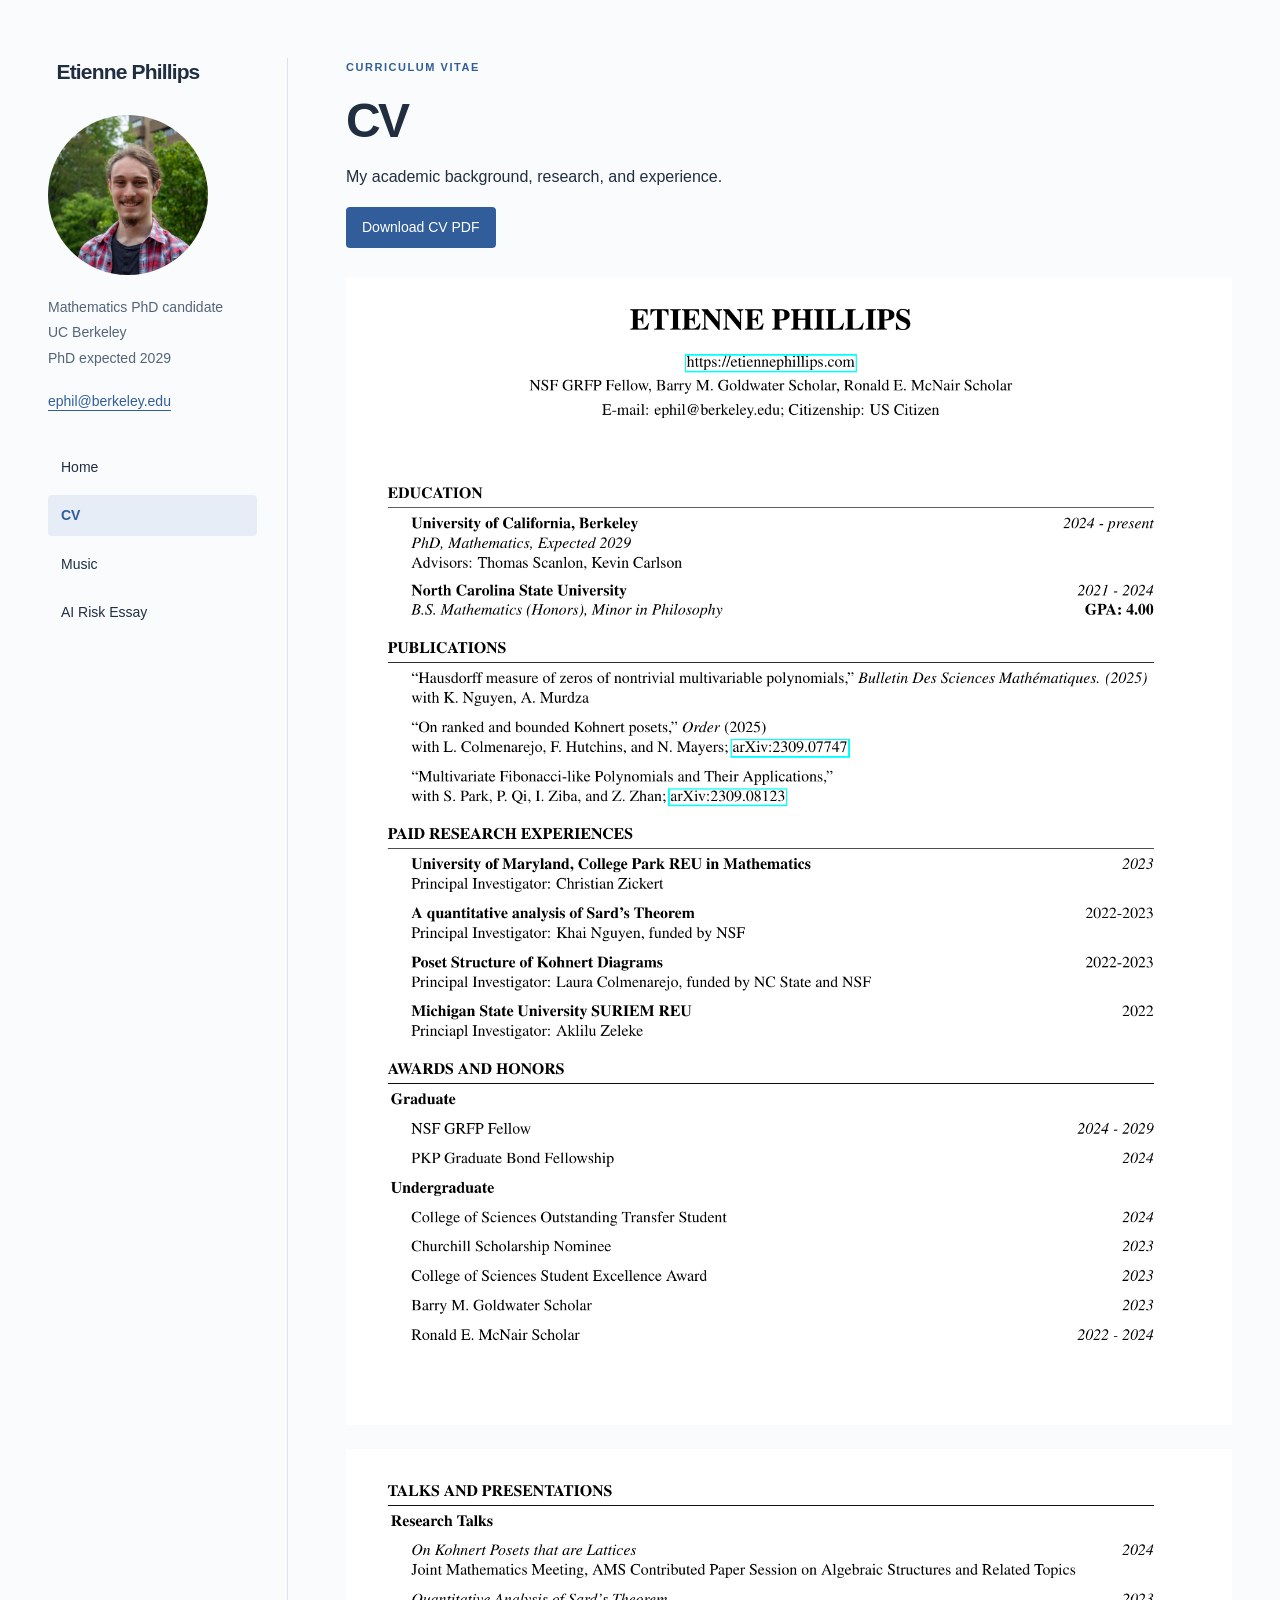
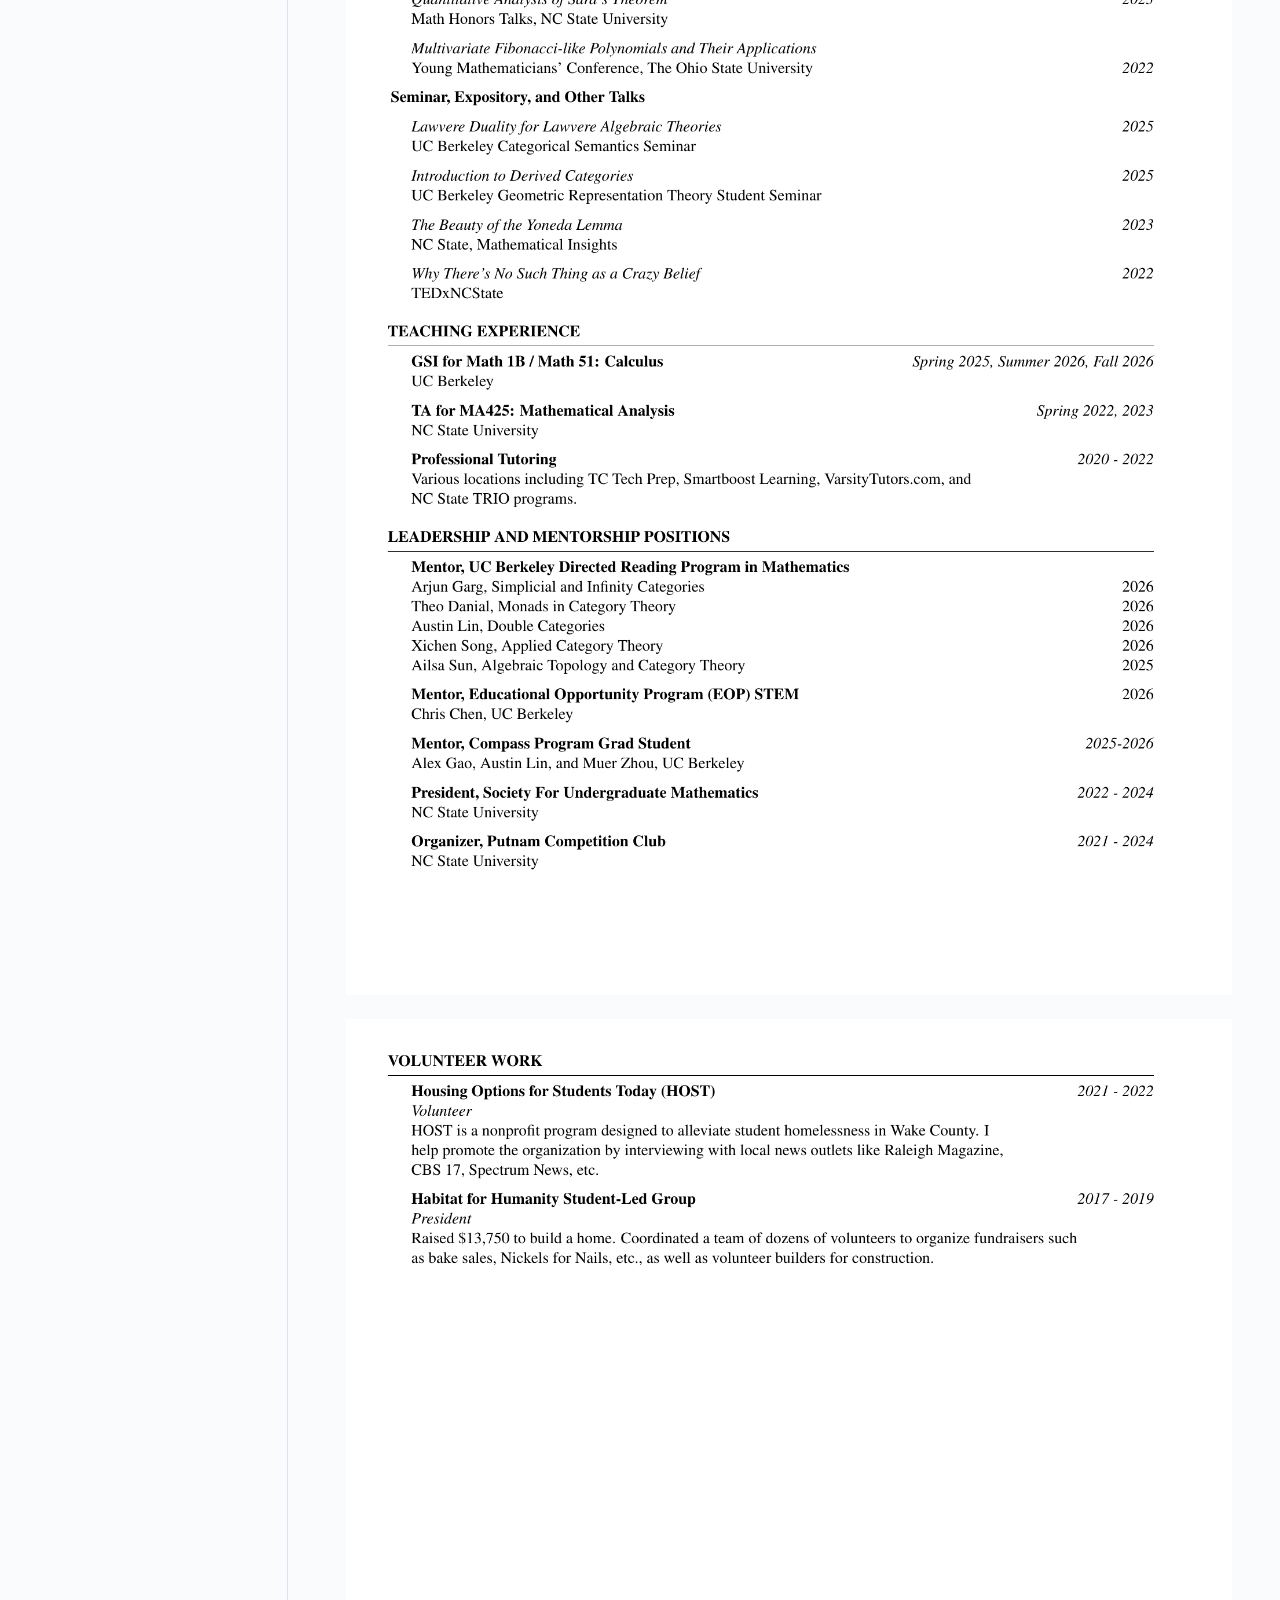
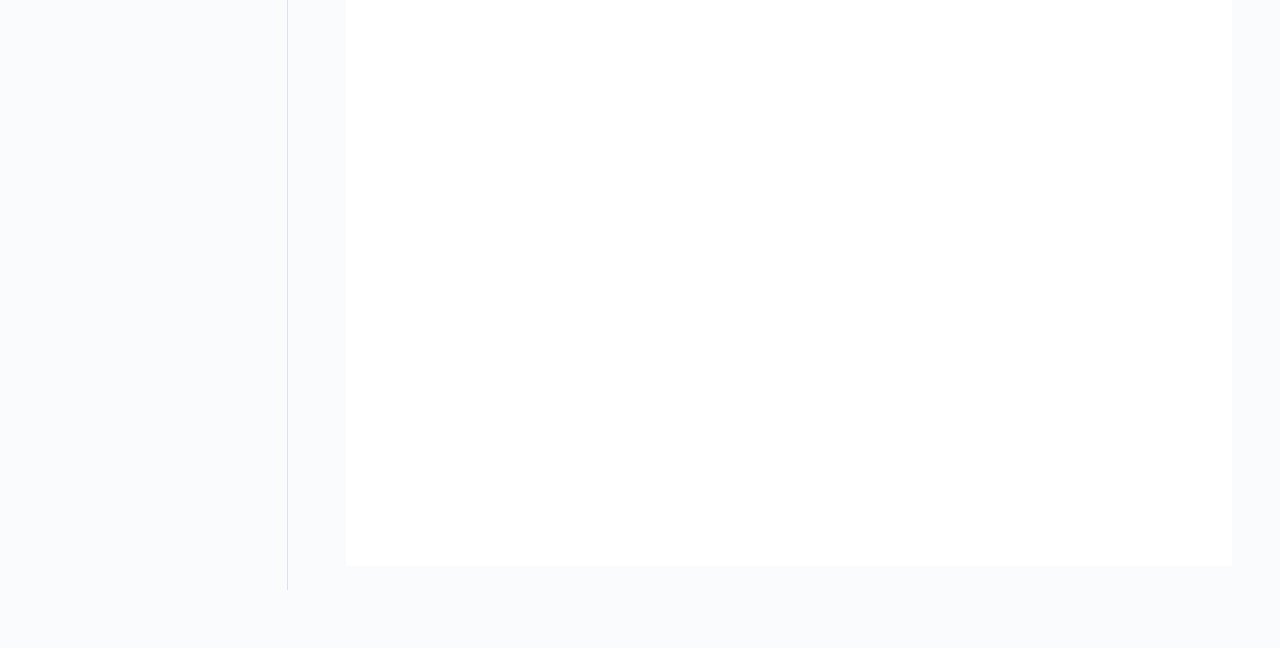
<file: cv.html>
<!doctype html>
<html lang="en">
  <head>
    <!-- PAGE SETTINGS: Edit the title and description below. -->
    <meta charset="utf-8">
    <meta name="viewport" content="width=device-width, initial-scale=1">
    <meta name="description" content="Curriculum vitae of Etienne Phillips, mathematics PhD candidate at UC Berkeley.">
    <title>CV · Etienne Phillips</title>
    <link rel="stylesheet" href="styles.css">
  </head>
  <body>
    <a class="skip" href="#main">Skip to content</a>
    <div class="layout">
      <!-- SIDEBAR: Keep profile and navigation consistent across all three pages. -->
      <aside class="sidebar">
        <a class="brand" href="index.html">Etienne Phillips</a>
        <img class="portrait" src="assets/portrait.jpg" alt="Etienne Phillips outdoors" width="160" height="160">
        <p class="affiliation">Mathematics PhD candidate<br>UC Berkeley<br>PhD expected 2029</p>
        <a class="email" href="mailto:ephil@berkeley.edu">ephil@berkeley.edu</a>
        <nav aria-label="Main navigation">
          <a href="index.html">Home</a>
          <a href="cv.html" aria-current="page">CV</a>
          <a href="music.html">Music</a>
          <a href="ai-risk-essay.html">AI Risk Essay</a>
        </nav>
      </aside>
      <main id="main">
        <!-- PAGE CONTENT: Edit the text and links below. -->
        <div class="page-heading">
          <div class="eyebrow">Curriculum vitae</div>
          <h1>CV</h1>
          <p>My academic background, research, and experience.</p>
          <a class="button" href="assets/cv.pdf" download>Download CV PDF</a>
        </div>
        <!-- CV PAGES: Replace these images when you update assets/cv.pdf. See README.md. -->
        <div class="cv-pages" aria-label="Curriculum vitae">
          <section class="cv-page" aria-label="CV page 1">
            <img src="assets/cv-page-1.png" alt="" aria-hidden="true" width="1530" height="1980">
            <div class="visually-hidden">ETIENNE PHILLIPS<br>https://etiennephillips.com<br>NSF GRFP Fellow, Barry M. Goldwater Scholar, Ronald E. McNair Scholar<br>E-mail: ephil@berkeley.edu; Citizenship: US Citizen<br>EDUCATION<br>University of California, Berkeley 2024 - present<br>PhD, Mathematics, Expected 2029<br>Advisors: Thomas Scanlon, Kevin Carlson<br>North Carolina State University 2021 - 2024<br>B.S. Mathematics (Honors), Minor in Philosophy GPA: 4.00<br>PUBLICATIONS<br>“Hausdorff measure of zeros of nontrivial multivariable polynomials,”Bulletin Des Sciences Math ´ematiques. (2025)<br>with K. Nguyen, A. Murdza<br>“On ranked and bounded Kohnert posets,”Order (2025)<br>with L. Colmenarejo, F. Hutchins, and N. Mayers; arXiv:2309.07747<br>“Multivariate Fibonacci-like Polynomials and Their Applications,”<br>with S. Park, P. Qi, I. Ziba, and Z. Zhan; arXiv:2309.08123<br>PAID RESEARCH EXPERIENCES<br>University of Maryland, College Park REU in Mathematics 2023<br>Principal Investigator: Christian Zickert<br>A quantitative analysis of Sard’s Theorem 2022-2023<br>Principal Investigator: Khai Nguyen, funded by NSF<br>Poset Structure of Kohnert Diagrams 2022-2023<br>Principal Investigator: Laura Colmenarejo, funded by NC State and NSF<br>Michigan State University SURIEM REU 2022<br>Principal Investigator: Aklilu Zeleke<br>AWARDS AND HONORS<br>Graduate<br>NSF GRFP Fellow 2024 - 2029<br>PKP Graduate Bond Fellowship 2024<br>Undergraduate<br>College of Sciences Outstanding Transfer Student 2024<br>Churchill Scholarship Nominee 2023<br>College of Sciences Student Excellence Award 2023<br>Barry M. Goldwater Scholar 2023<br>Ronald E. McNair Scholar 2022 - 2024</div>
          </section>
          <section class="cv-page" aria-label="CV page 2">
            <img src="assets/cv-page-2.png" alt="" aria-hidden="true" width="1530" height="1980">
            <div class="visually-hidden">TALKS AND PRESENTATIONS<br>Research Talks<br>On Kohnert Posets that are Lattices 2024<br>Joint Mathematics Meeting, AMS Contributed Paper Session on Algebraic Structures and Related Topics<br>Quantitative Analysis of Sard’s Theorem 2023<br>Math Honors Talks, NC State University<br>Multivariate Fibonacci-like Polynomials and Their Applications<br>Young Mathematicians’ Conference, The Ohio State University 2022<br>Seminar, Expository, and Other Talks<br>Lawvere Duality for Lawvere Algebraic Theories 2025<br>UC Berkeley Categorical Semantics Seminar<br>Introduction to Derived Categories 2025<br>UC Berkeley Geometric Representation Theory Student Seminar<br>The Beauty of the Yoneda Lemma 2023<br>NC State, Mathematical Insights<br>Why There’s No Such Thing as a Crazy Belief 2022<br>TEDxNCState<br>TEACHING EXPERIENCE<br>GSI for Math 1B / Math 51: Calculus Spring 2025, Summer 2026, Fall 2026<br>UC Berkeley<br>TA for MA425: Mathematical Analysis Spring 2022, 2023<br>NC State University<br>Professional Tutoring 2020 - 2022<br>Various locations including TC Tech Prep, Smartboost Learning, VarsityTutors.com, and<br>NC State TRIO programs.<br>LEADERSHIP AND MENTORSHIP POSITIONS<br>Mentor, UC Berkeley Directed Reading Program in Mathematics<br>Arjun Garg, Simplicial and Infinity Categories 2026<br>Theo Danial, Monads in Category Theory 2026<br>Austin Lin, Double Categories 2026<br>Xichen Song, Applied Category Theory 2026<br>Ailsa Sun, Algebraic Topology and Category Theory 2025<br>Mentor, Educational Opportunity Program (EOP) STEM 2026<br>Chris Chen, UC Berkeley<br>Mentor, Compass Program Grad Student 2025-2026<br>Alex Gao, Austin Lin, and Muer Zhou, UC Berkeley<br>President, Society For Undergraduate Mathematics 2022 - 2024<br>NC State University<br>Organizer, Putnam Competition Club 2021 - 2024<br>NC State University</div>
          </section>
          <section class="cv-page" aria-label="CV page 3">
            <img src="assets/cv-page-3.png" alt="" aria-hidden="true" width="1530" height="1980">
            <div class="visually-hidden">VOLUNTEER WORK<br>Housing Options for Students Today (HOST) 2021 - 2022<br>Volunteer<br>HOST is a nonprofit program designed to alleviate student homelessness in Wake County. I<br>help promote the organization by interviewing with local news outlets like Raleigh Magazine,<br>CBS 17, Spectrum News, etc.<br>Habitat for Humanity Student-Led Group 2017 - 2019<br>President<br>Raised $13,750 to build a home. Coordinated a team of dozens of volunteers to organize fundraisers such<br>as bake sales, Nickels for Nails, etc., as well as volunteer builders for construction.</div>
          </section>
        </div>
        </main>
    </div>
  </body>
</html>
</file>
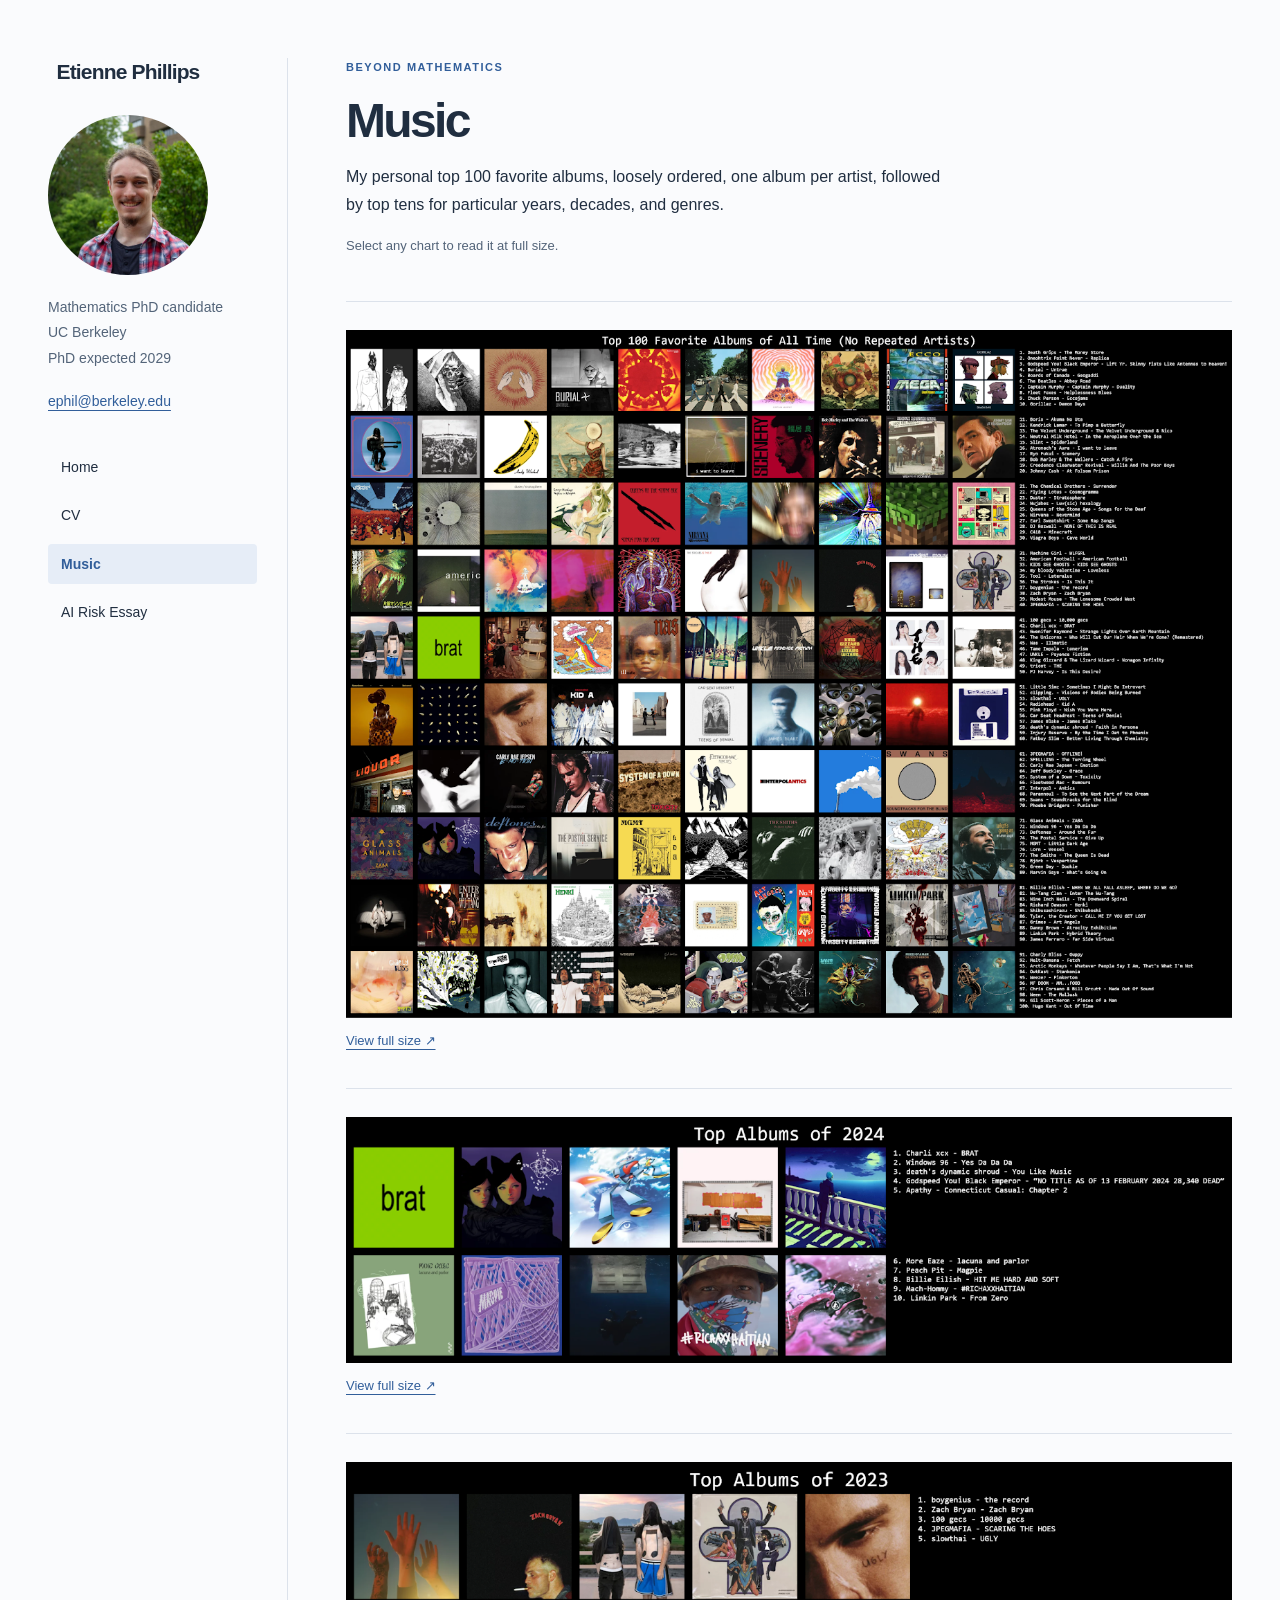
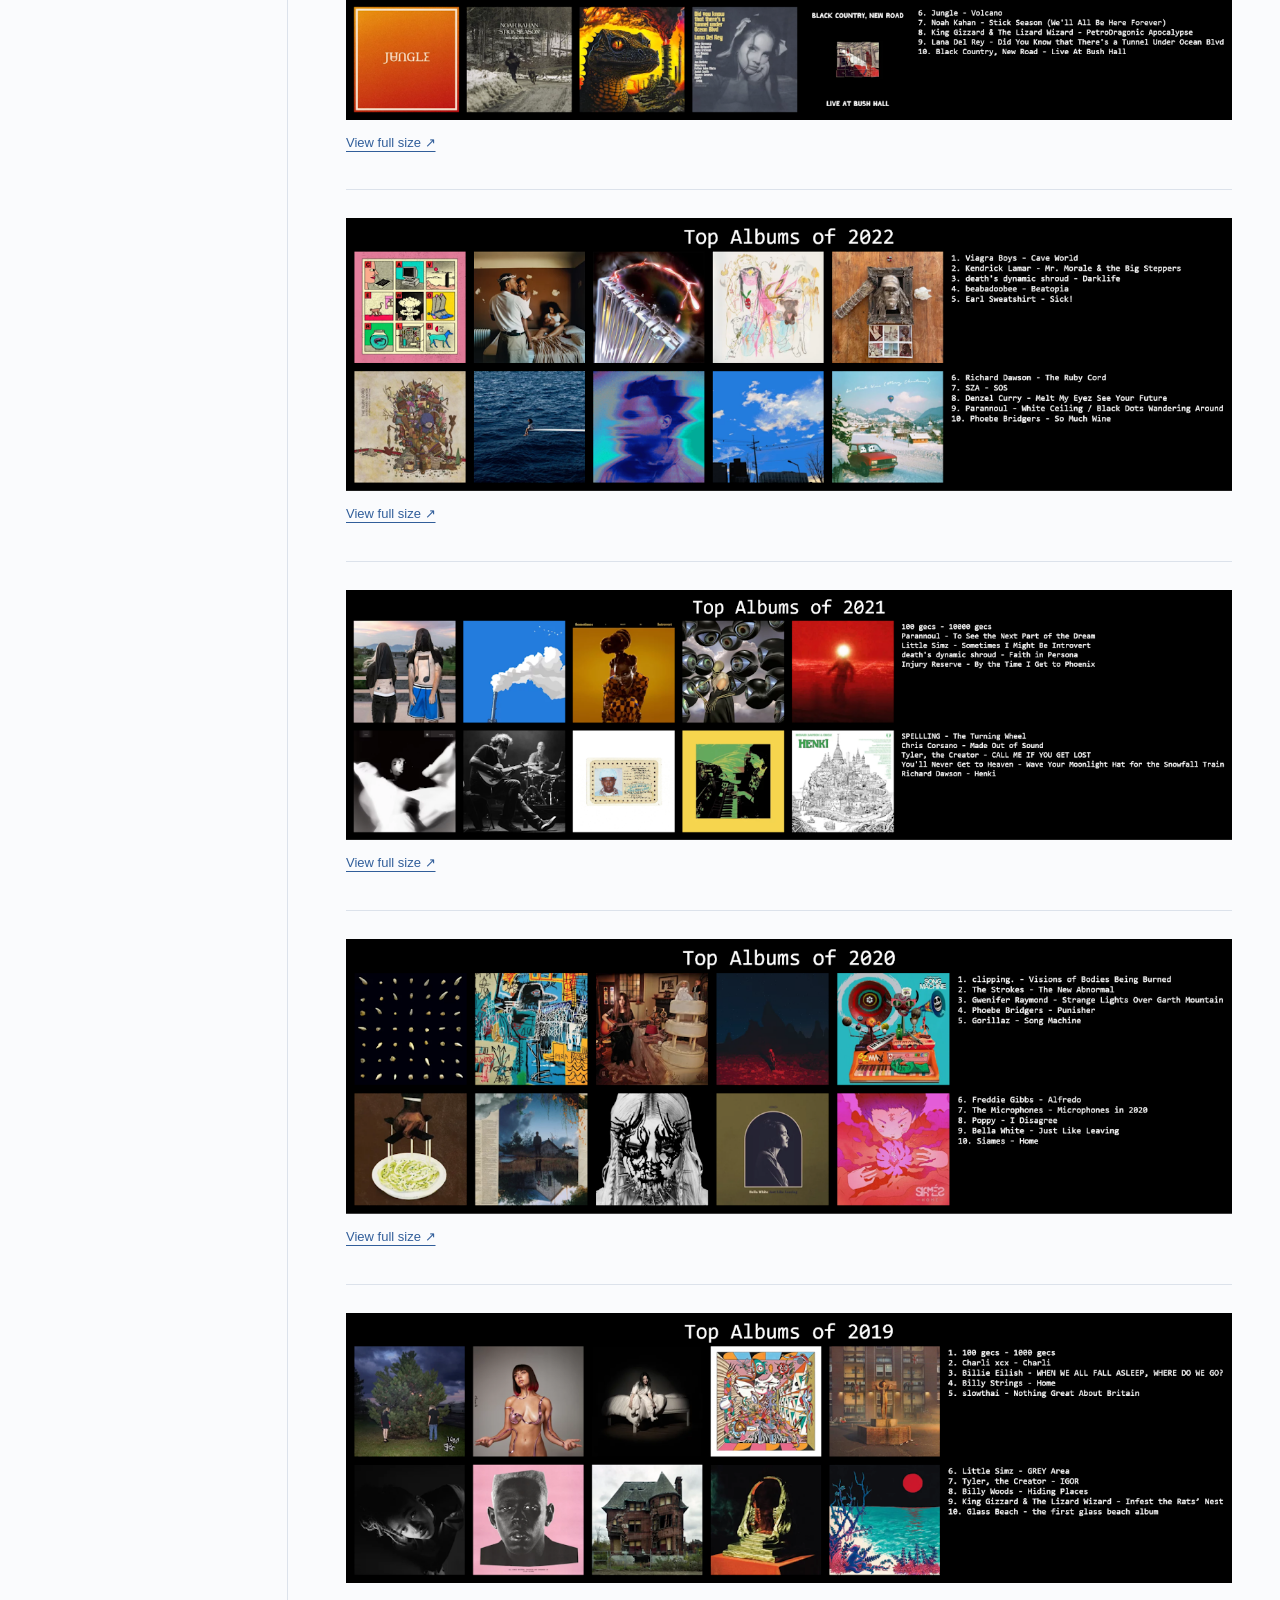
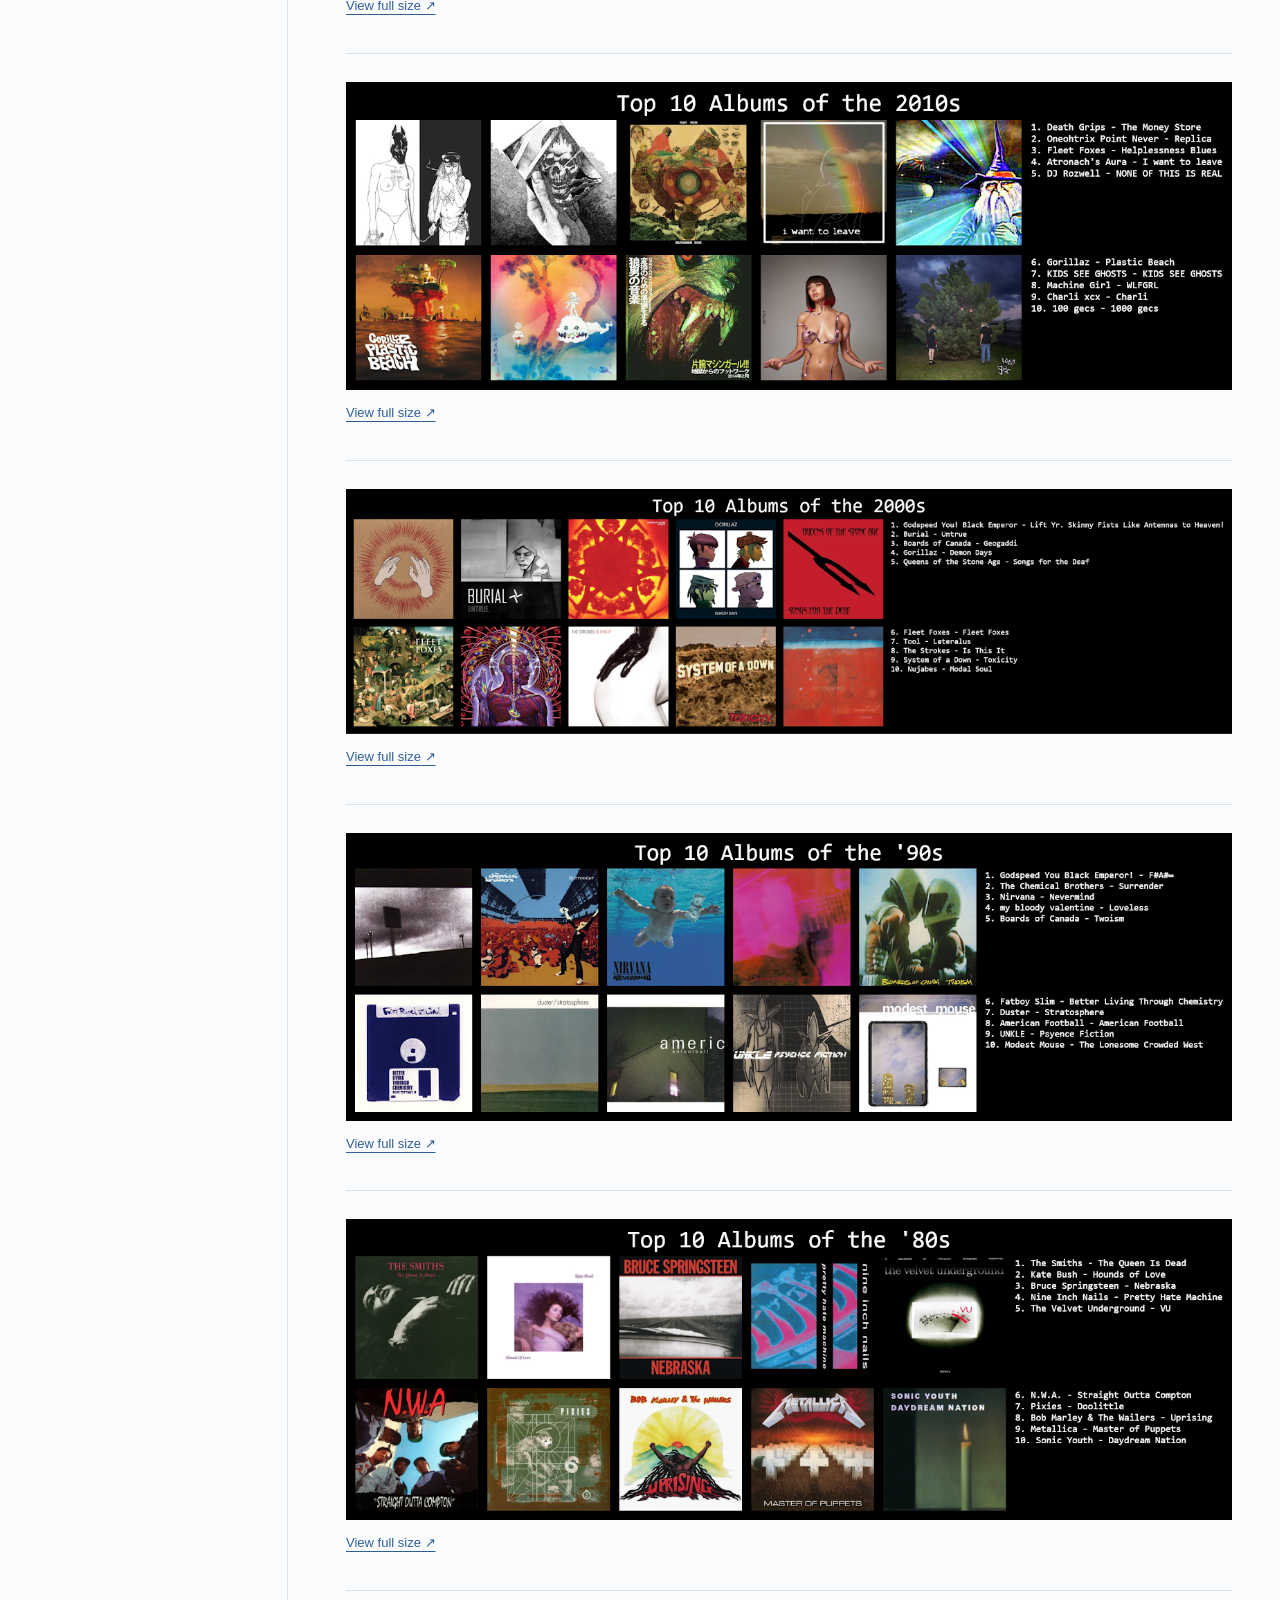
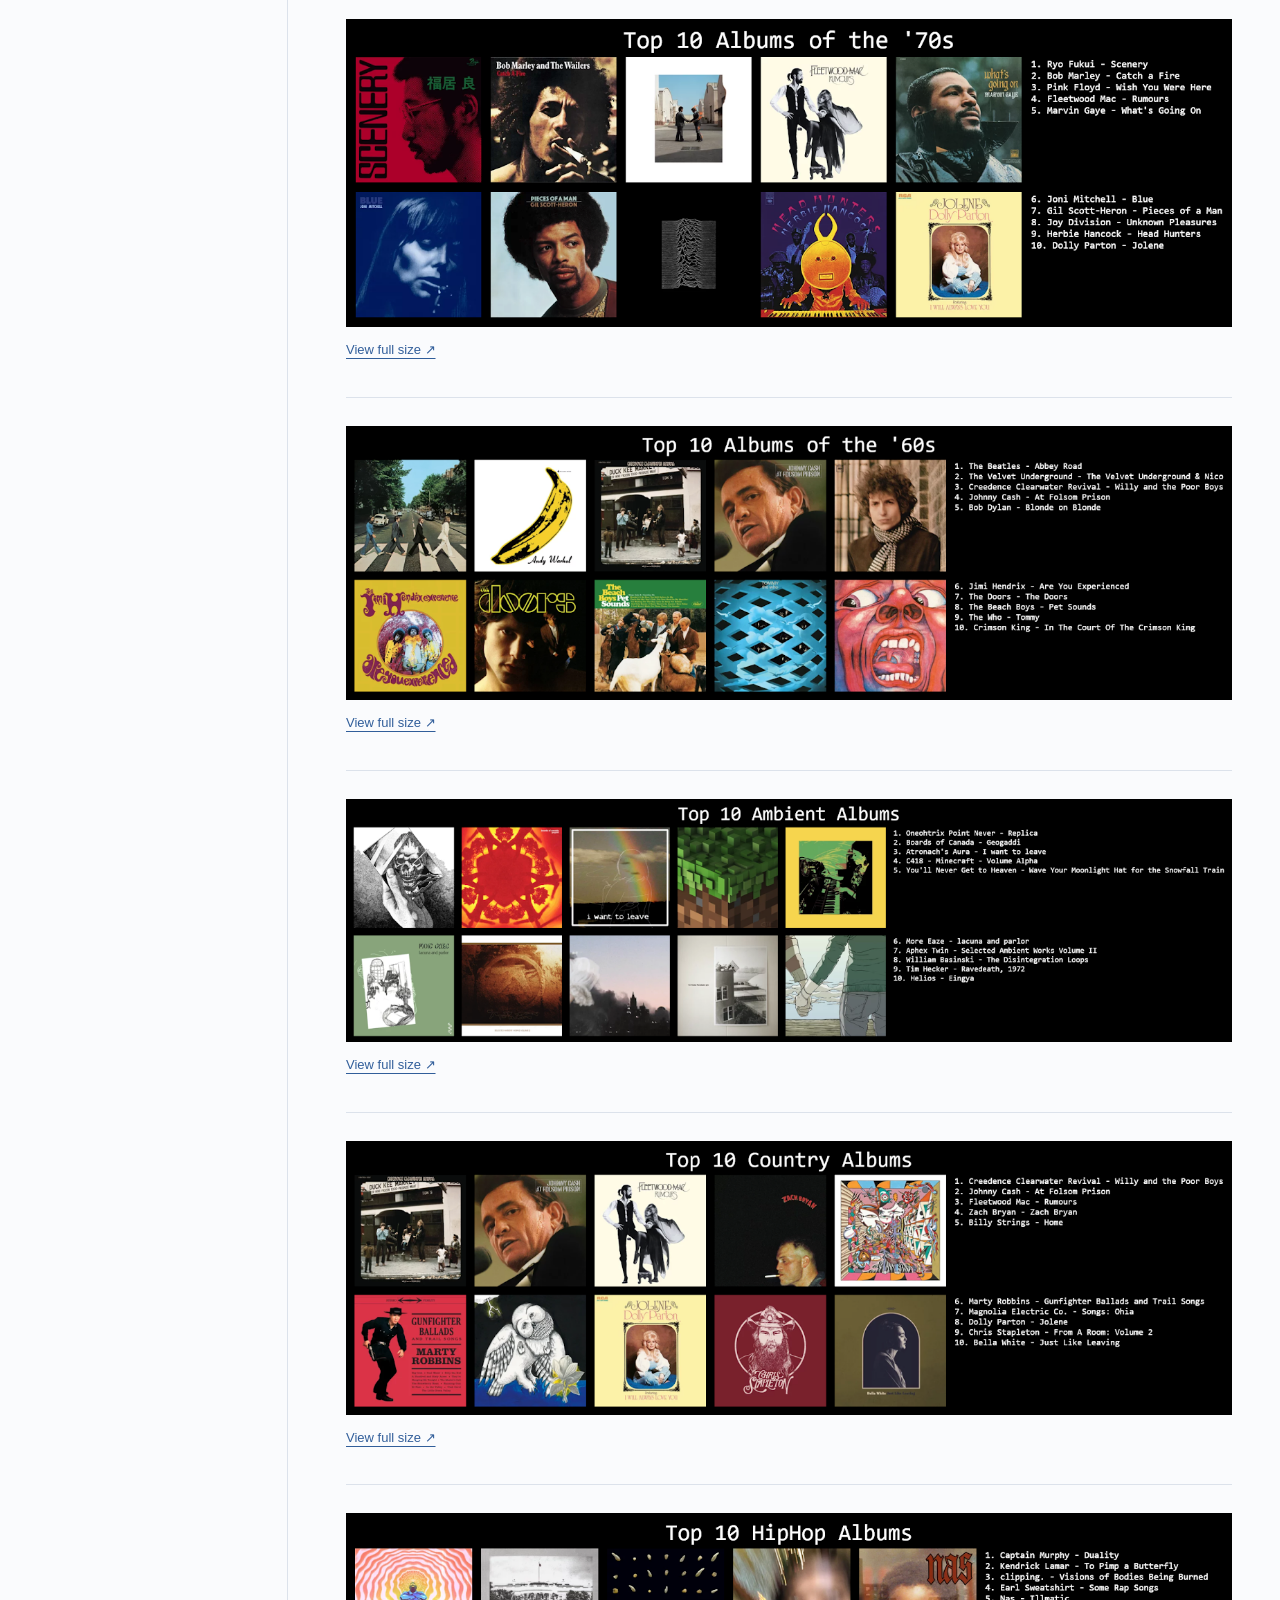
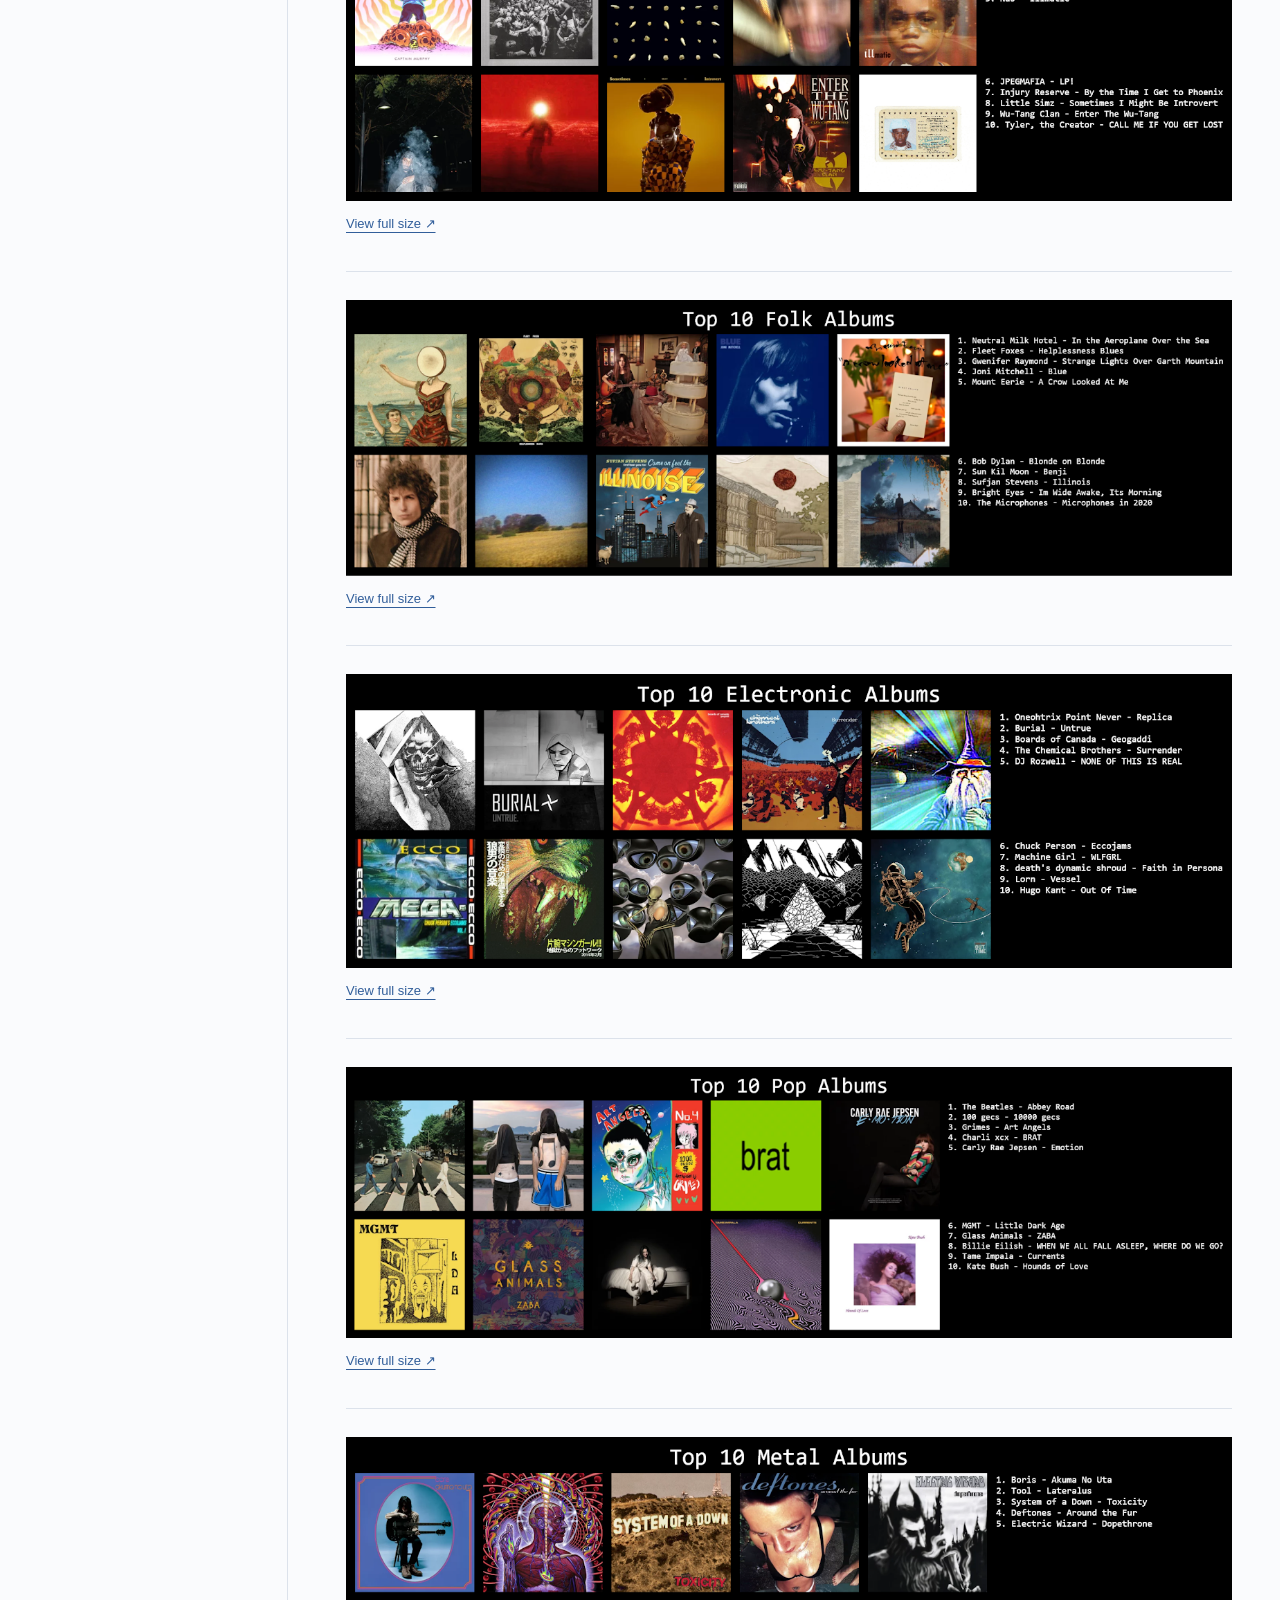
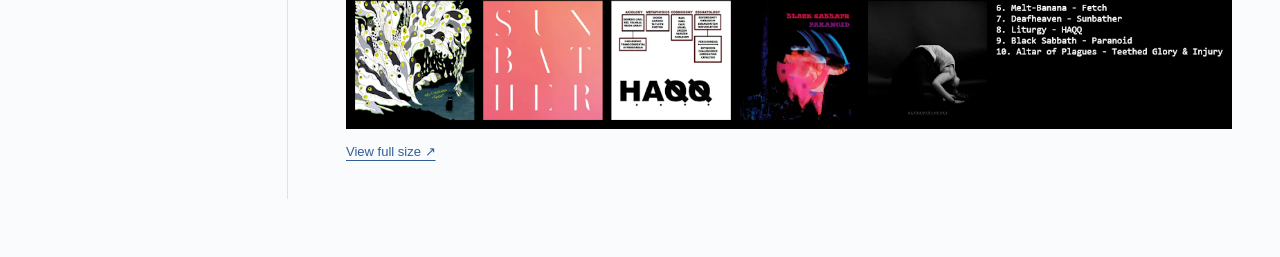
<file: music.html>
<!doctype html>
<html lang="en">
  <head>
    <!-- PAGE SETTINGS: Edit the title and description below. -->
    <meta charset="utf-8">
    <meta name="viewport" content="width=device-width, initial-scale=1">
    <meta name="description" content="Etienne Phillips's favorite albums of all time, by year, by decade, and by genre.">
    <title>Music · Etienne Phillips</title>
    <link rel="stylesheet" href="styles.css">
  </head>
  <body>
    <a class="skip" href="#main">Skip to content</a>
    <div class="layout">
      <!-- SIDEBAR: Keep profile and navigation consistent across all three pages. -->
      <aside class="sidebar">
        <a class="brand" href="index.html">Etienne Phillips</a>
        <img class="portrait" src="assets/portrait.jpg" alt="Etienne Phillips outdoors" width="160" height="160">
        <p class="affiliation">Mathematics PhD candidate<br>UC Berkeley<br>PhD expected 2029</p>
        <a class="email" href="mailto:ephil@berkeley.edu">ephil@berkeley.edu</a>
        <nav aria-label="Main navigation">
          <a href="index.html">Home</a>
          <a href="cv.html">CV</a>
          <a href="music.html" aria-current="page">Music</a>
          <a href="ai-risk-essay.html">AI Risk Essay</a>
        </nav>
      </aside>
      <main id="main">
        <!-- PAGE CONTENT: Edit the text and links below. -->
        <div class="page-heading">
          <div class="eyebrow">Beyond mathematics</div>
          <h1>Music</h1>
          <p>My personal top 100 favorite albums, loosely ordered, one album per artist, followed by top tens for particular years, decades, and genres.</p>
          <p class="muted">Select any chart to read it at full size.</p>
        </div>
        <!-- ALBUM ORDER: Move an entire figure block to reorder charts. -->
        <figure class="album-chart" id="top-100-all-time">
          <a href="assets/top-100-all-time.png" target="_blank" rel="noopener" aria-label="Open top 100 favorite albums of all time at full size">
          <img src="assets/top-100-all-time.png" alt="Top 100 favorite albums of all time; album collage and rankings" loading="lazy" width="1280" height="994"></a>
          <figcaption><a href="assets/top-100-all-time.png" target="_blank" rel="noopener" aria-label="View top 100 favorite albums of all time at full size">View full size ↗</a></figcaption>
        </figure>
        <figure class="album-chart" id="top-albums-2024">
          <a href="assets/top-albums-2024.png" target="_blank" rel="noopener" aria-label="Open top albums of 2024 at full size">
          <img src="assets/top-albums-2024.png" alt="Top albums of 2024; album collage and rankings" loading="lazy" width="1280" height="356"></a>
          <figcaption><a href="assets/top-albums-2024.png" target="_blank" rel="noopener" aria-label="View top albums of 2024 at full size">View full size ↗</a></figcaption>
        </figure>
        <figure class="album-chart" id="top-albums-2023">
          <a href="assets/top-albums-2023.png" target="_blank" rel="noopener" aria-label="Open top albums of 2023 at full size">
          <img src="assets/top-albums-2023.png" alt="Top albums of 2023; album collage and rankings" loading="lazy" width="1280" height="372"></a>
          <figcaption><a href="assets/top-albums-2023.png" target="_blank" rel="noopener" aria-label="View top albums of 2023 at full size">View full size ↗</a></figcaption>
        </figure>
        <figure class="album-chart" id="top-albums-2022">
          <a href="assets/top-albums-2022.png" target="_blank" rel="noopener" aria-label="Open top albums of 2022 at full size">
          <img src="assets/top-albums-2022.png" alt="Top albums of 2022; album collage and rankings" loading="lazy" width="1280" height="394"></a>
          <figcaption><a href="assets/top-albums-2022.png" target="_blank" rel="noopener" aria-label="View top albums of 2022 at full size">View full size ↗</a></figcaption>
        </figure>
        <figure class="album-chart" id="top-albums-2021">
          <a href="assets/top-albums-2021.png" target="_blank" rel="noopener" aria-label="Open top albums of 2021 at full size">
          <img src="assets/top-albums-2021.png" alt="Top albums of 2021; album collage and rankings" loading="lazy" width="1280" height="361"></a>
          <figcaption><a href="assets/top-albums-2021.png" target="_blank" rel="noopener" aria-label="View top albums of 2021 at full size">View full size ↗</a></figcaption>
        </figure>
        <figure class="album-chart" id="top-albums-2020">
          <a href="assets/top-albums-2020.png" target="_blank" rel="noopener" aria-label="Open top albums of 2020 at full size">
          <img src="assets/top-albums-2020.png" alt="Top albums of 2020; album collage and rankings" loading="lazy" width="1280" height="398"></a>
          <figcaption><a href="assets/top-albums-2020.png" target="_blank" rel="noopener" aria-label="View top albums of 2020 at full size">View full size ↗</a></figcaption>
        </figure>
        <figure class="album-chart" id="top-albums-2019">
          <a href="assets/top-albums-2019.png" target="_blank" rel="noopener" aria-label="Open top albums of 2019 at full size">
          <img src="assets/top-albums-2019.png" alt="Top albums of 2019; album collage and rankings" loading="lazy" width="1280" height="391"></a>
          <figcaption><a href="assets/top-albums-2019.png" target="_blank" rel="noopener" aria-label="View top albums of 2019 at full size">View full size ↗</a></figcaption>
        </figure>
        <figure class="album-chart" id="top-albums-2010s">
          <a href="assets/top-albums-2010s.png" target="_blank" rel="noopener" aria-label="Open top 10 albums of the 2010s at full size">
          <img src="assets/top-albums-2010s.png" alt="Top 10 albums of the 2010s; album collage and rankings" loading="lazy" width="1280" height="445"></a>
          <figcaption><a href="assets/top-albums-2010s.png" target="_blank" rel="noopener" aria-label="View top 10 albums of the 2010s at full size">View full size ↗</a></figcaption>
        </figure>
        <figure class="album-chart" id="top-albums-2000s">
          <a href="assets/top-albums-2000s.png" target="_blank" rel="noopener" aria-label="Open top 10 albums of the 2000s at full size">
          <img src="assets/top-albums-2000s.png" alt="Top 10 albums of the 2000s; album collage and rankings" loading="lazy" width="1280" height="354"></a>
          <figcaption><a href="assets/top-albums-2000s.png" target="_blank" rel="noopener" aria-label="View top 10 albums of the 2000s at full size">View full size ↗</a></figcaption>
        </figure>
        <figure class="album-chart" id="top-albums-1990s">
          <a href="assets/top-albums-1990s.png" target="_blank" rel="noopener" aria-label="Open top 10 albums of the 1990s at full size">
          <img src="assets/top-albums-1990s.png" alt="Top 10 albums of the 1990s; album collage and rankings" loading="lazy" width="1280" height="416"></a>
          <figcaption><a href="assets/top-albums-1990s.png" target="_blank" rel="noopener" aria-label="View top 10 albums of the 1990s at full size">View full size ↗</a></figcaption>
        </figure>
        <figure class="album-chart" id="top-albums-1980s">
          <a href="assets/top-albums-1980s.png" target="_blank" rel="noopener" aria-label="Open top 10 albums of the 1980s at full size">
          <img src="assets/top-albums-1980s.png" alt="Top 10 albums of the 1980s; album collage and rankings" loading="lazy" width="1280" height="435"></a>
          <figcaption><a href="assets/top-albums-1980s.png" target="_blank" rel="noopener" aria-label="View top 10 albums of the 1980s at full size">View full size ↗</a></figcaption>
        </figure>
        <figure class="album-chart" id="top-albums-1970s">
          <a href="assets/top-albums-1970s.png" target="_blank" rel="noopener" aria-label="Open top 10 albums of the 1970s at full size">
          <img src="assets/top-albums-1970s.png" alt="Top 10 albums of the 1970s; album collage and rankings" loading="lazy" width="1280" height="445"></a>
          <figcaption><a href="assets/top-albums-1970s.png" target="_blank" rel="noopener" aria-label="View top 10 albums of the 1970s at full size">View full size ↗</a></figcaption>
        </figure>
        <figure class="album-chart" id="top-albums-1960s">
          <a href="assets/top-albums-1960s.png" target="_blank" rel="noopener" aria-label="Open top 10 albums of the 1960s at full size">
          <img src="assets/top-albums-1960s.png" alt="Top 10 albums of the 1960s; album collage and rankings" loading="lazy" width="1280" height="396"></a>
          <figcaption><a href="assets/top-albums-1960s.png" target="_blank" rel="noopener" aria-label="View top 10 albums of the 1960s at full size">View full size ↗</a></figcaption>
        </figure>
        <figure class="album-chart" id="top-ambient-albums">
          <a href="assets/top-ambient-albums.png" target="_blank" rel="noopener" aria-label="Open top 10 ambient albums at full size">
          <img src="assets/top-ambient-albums.png" alt="Top 10 ambient albums; album collage and rankings" loading="lazy" width="1280" height="351"></a>
          <figcaption><a href="assets/top-ambient-albums.png" target="_blank" rel="noopener" aria-label="View top 10 ambient albums at full size">View full size ↗</a></figcaption>
        </figure>
        <figure class="album-chart" id="top-country-albums">
          <a href="assets/top-country-albums.png" target="_blank" rel="noopener" aria-label="Open top 10 country albums at full size">
          <img src="assets/top-country-albums.png" alt="Top 10 country albums; album collage and rankings" loading="lazy" width="1280" height="396"></a>
          <figcaption><a href="assets/top-country-albums.png" target="_blank" rel="noopener" aria-label="View top 10 country albums at full size">View full size ↗</a></figcaption>
        </figure>
        <figure class="album-chart" id="top-hip-hop-albums">
          <a href="assets/top-hip-hop-albums.png" target="_blank" rel="noopener" aria-label="Open top 10 hip-hop albums at full size">
          <img src="assets/top-hip-hop-albums.png" alt="Top 10 hip-hop albums; album collage and rankings" loading="lazy" width="1280" height="416"></a>
          <figcaption><a href="assets/top-hip-hop-albums.png" target="_blank" rel="noopener" aria-label="View top 10 hip-hop albums at full size">View full size ↗</a></figcaption>
        </figure>
        <figure class="album-chart" id="top-folk-albums">
          <a href="assets/top-folk-albums.png" target="_blank" rel="noopener" aria-label="Open top 10 folk albums at full size">
          <img src="assets/top-folk-albums.png" alt="Top 10 folk albums; album collage and rankings" loading="lazy" width="1280" height="398"></a>
          <figcaption><a href="assets/top-folk-albums.png" target="_blank" rel="noopener" aria-label="View top 10 folk albums at full size">View full size ↗</a></figcaption>
        </figure>
        <figure class="album-chart" id="top-electronic-albums">
          <a href="assets/top-electronic-albums.png" target="_blank" rel="noopener" aria-label="Open top 10 electronic albums at full size">
          <img src="assets/top-electronic-albums.png" alt="Top 10 electronic albums; album collage and rankings" loading="lazy" width="1280" height="425"></a>
          <figcaption><a href="assets/top-electronic-albums.png" target="_blank" rel="noopener" aria-label="View top 10 electronic albums at full size">View full size ↗</a></figcaption>
        </figure>
        <figure class="album-chart" id="top-pop-albums">
          <a href="assets/top-pop-albums.png" target="_blank" rel="noopener" aria-label="Open top 10 pop albums at full size">
          <img src="assets/top-pop-albums.png" alt="Top 10 pop albums; album collage and rankings" loading="lazy" width="1280" height="391"></a>
          <figcaption><a href="assets/top-pop-albums.png" target="_blank" rel="noopener" aria-label="View top 10 pop albums at full size">View full size ↗</a></figcaption>
        </figure>
        <figure class="album-chart" id="top-metal-albums">
          <a href="assets/top-metal-albums.png" target="_blank" rel="noopener" aria-label="Open top 10 metal albums at full size">
          <img src="assets/top-metal-albums.png" alt="Top 10 metal albums; album collage and rankings" loading="lazy" width="1280" height="423"></a>
          <figcaption><a href="assets/top-metal-albums.png" target="_blank" rel="noopener" aria-label="View top 10 metal albums at full size">View full size ↗</a></figcaption>
        </figure>
        </main>
    </div>
  </body>
</html>
</file>
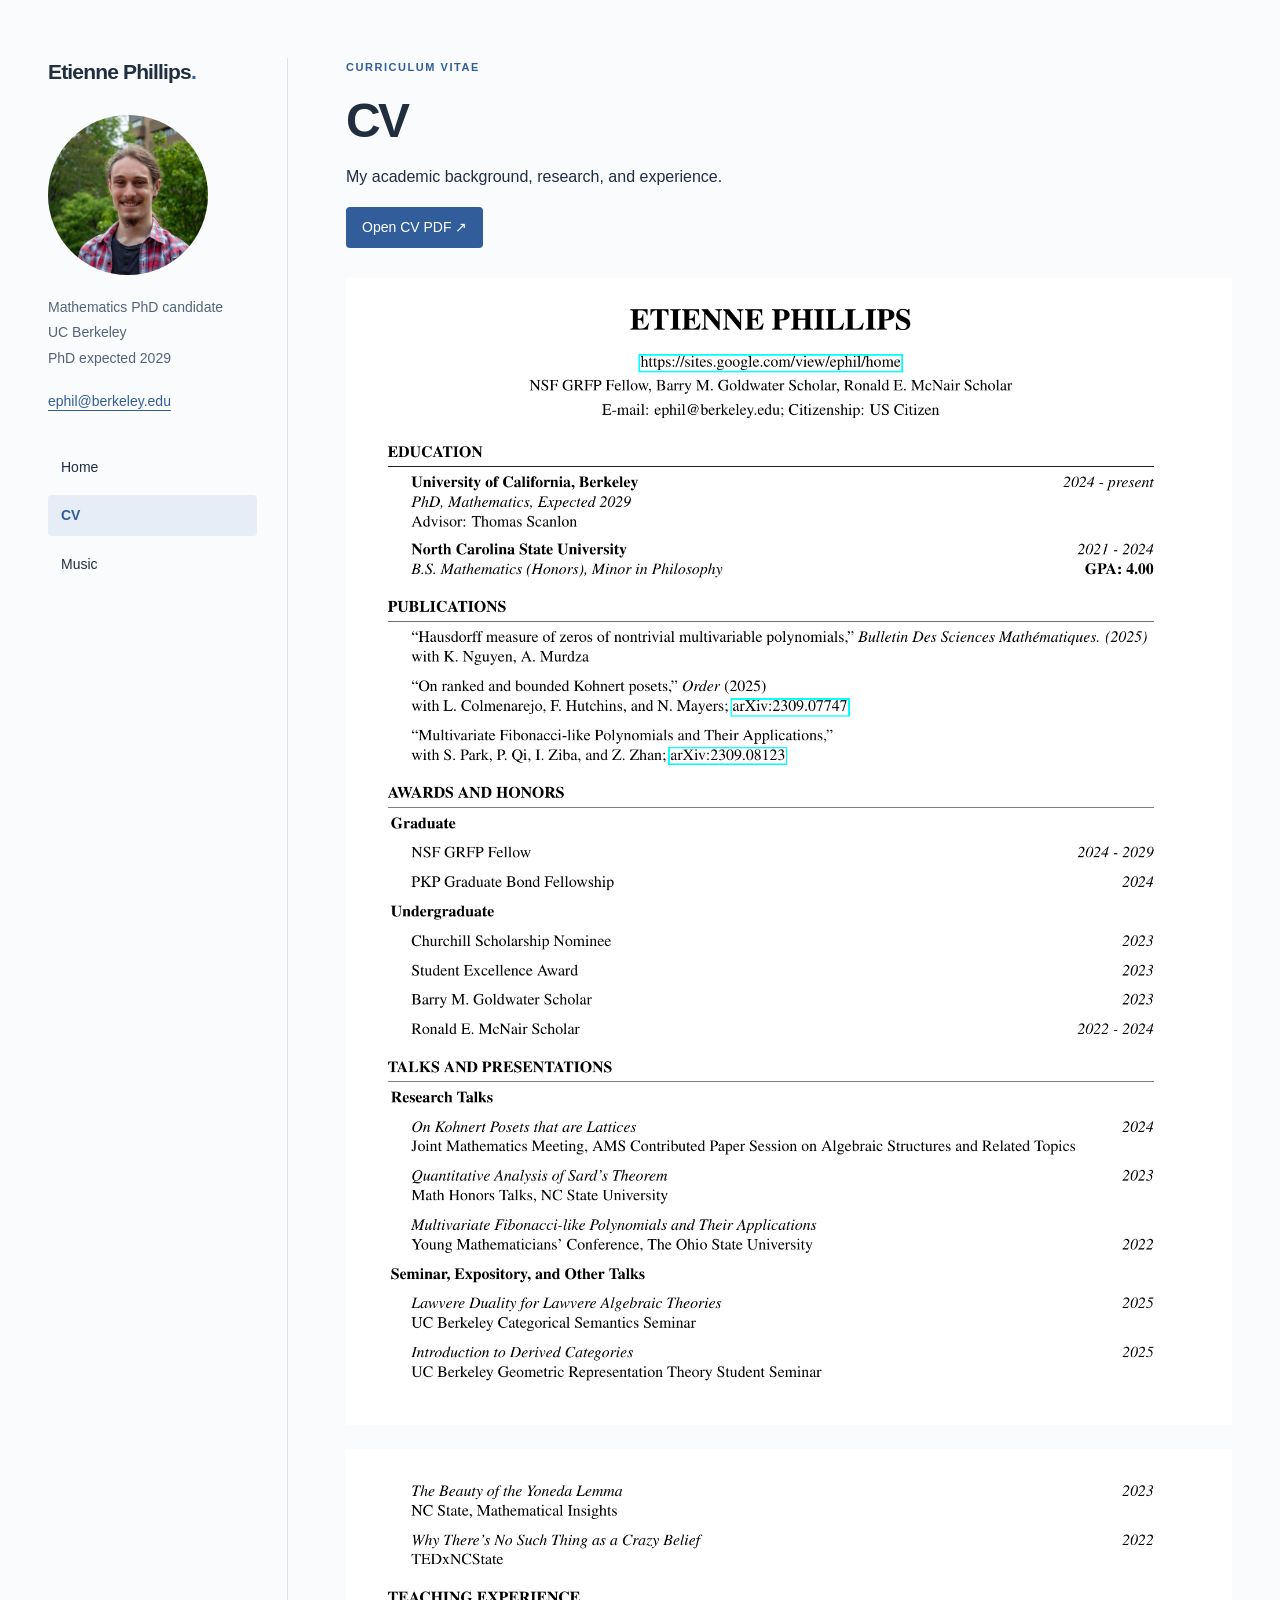
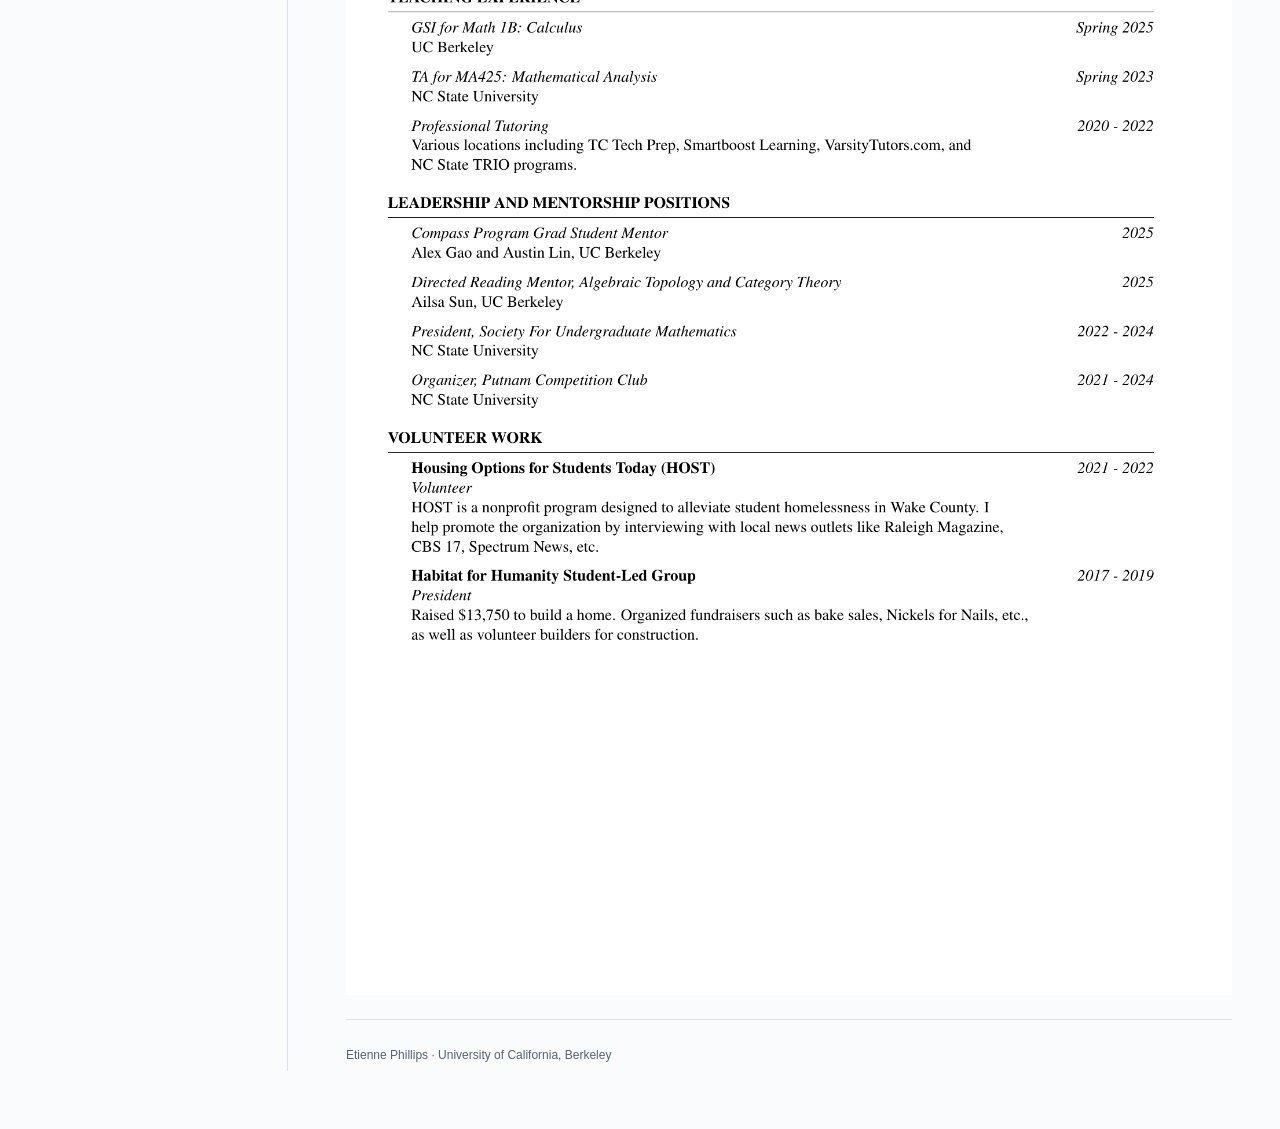
<file: ephil-website/cv.html>
<!doctype html>
<html lang="en">
  <head>
    <!-- PAGE SETTINGS: Edit the title and description below. -->
    <meta charset="utf-8">
    <meta name="viewport" content="width=device-width, initial-scale=1">
    <meta name="description" content="Etienne Phillips, mathematics PhD candidate at the University of California, Berkeley.">
    <title>CV · Etienne Phillips</title>
    <link rel="stylesheet" href="styles.css"></head>
  <body><a class="skip" href="#main">Skip to content</a>
    <div class="layout"><!-- SIDEBAR: Keep profile and navigation consistent across all three pages. -->
      <aside class="sidebar"><a class="brand" href="index.html">Etienne Phillips<span>.</span></a>
        <img class="portrait" src="assets/portrait.jpg" alt="Etienne Phillips outdoors" width="160" height="160">
        <p class="affiliation">Mathematics PhD candidate<br>UC Berkeley<br>PhD expected 2029</p>
        <a class="email" href="mailto:ephil@berkeley.edu">ephil@berkeley.edu</a>
        <nav aria-label="Main navigation"><a href="index.html">Home</a><a href="cv.html" aria-current="page">CV</a><a href="music.html">Music</a></nav>
      </aside>
      <main id="main">
        <!-- PAGE CONTENT: Edit the text and links below. -->
        <div class="page-heading">
          <div class="eyebrow">Curriculum vitae</div>
          <h1>CV</h1>
          <p>My academic background, research, and experience.</p>
          <a class="button" href="assets/cv.pdf" download>Open CV PDF ↗</a></div>
        <!-- CV PAGES: Replace these images when you update assets/cv.pdf. See README.md. -->
<div class="cv-pages" aria-label="Curriculum vitae">
<section class="cv-page" aria-label="CV page 1">
  <img src="assets/cv-page-1.png" alt="" aria-hidden="true" width="1530" height="1980">
  <div class="visually-hidden">ETIENNE PHILLIPS<br>https://sites.google.com/view/ephil/home<br>NSF GRFP Fellow, Barry M. Goldwater Scholar, Ronald E. McNair Scholar<br>E-mail: ephil@berkeley.edu; Citizenship: US Citizen<br>EDUCA TION<br>University of California, Berkeley 2024 - present<br>PhD, Mathematics, Expected 2029<br>Advisor: Thomas Scanlon<br>North Carolina State University 2021 - 2024<br>B.S. Mathematics (Honors), Minor in Philosophy GPA: 4.00<br>PUBLICA TIONS<br>�Hausdorff measure of zeros of nontrivial multivariable polynomials,�Bulletin Des Sciences Math �ematiques. (2025)<br>with K. Nguyen, A. Murdza<br>�On ranked and bounded Kohnert posets,�Order (2025)<br>with L. Colmenarejo, F. Hutchins, and N. Mayers; arXiv:2309.07747<br>�Multivariate Fibonacci-like Polynomials and Their Applications,�<br>with S. Park, P. Qi, I. Ziba, and Z. Zhan; arXiv:2309.08123<br>A W ARDS AND HONORS<br>Graduate<br>NSF GRFP Fellow 2024 - 2029<br>PKP Graduate Bond Fellowship 2024<br>Undergraduate<br>Churchill Scholarship Nominee 2023<br>Student Excellence Award 2023<br>Barry M. Goldwater Scholar 2023<br>Ronald E. McNair Scholar 2022 - 2024<br>TALKS AND PRESENTA TIONS<br>Research Talks<br>On Kohnert Posets that are Lattices 2024<br>Joint Mathematics Meeting, AMS Contributed Paper Session on Algebraic Structures and Related Topics<br>Quantitative Analysis of Sard�s Theorem 2023<br>Math Honors Talks, NC State University<br>Multivariate Fibonacci-like Polynomials and Their Applications<br>Young Mathematicians� Conference, The Ohio State University 2022<br>Seminar, Expository, and Other Talks<br>Lawvere Duality for Lawvere Algebraic Theories 2025<br>UC Berkeley Categorical Semantics Seminar<br>Introduction to Derived Categories 2025<br>UC Berkeley Geometric Representation Theory Student Seminar</div>
</section>
<section class="cv-page" aria-label="CV page 2">
  <img src="assets/cv-page-2.png" alt="" aria-hidden="true" width="1530" height="1980">
  <div class="visually-hidden">The Beauty of the Yoneda Lemma 2023<br>NC State, Mathematical Insights<br>Why There�s No Such Thing as a Crazy Belief 2022<br>TEDxNCState<br>TEACHING EXPERIENCE<br>GSI for Math 1B: Calculus Spring 2025<br>UC Berkeley<br>TA for MA425: Mathematical Analysis Spring 2023<br>NC State University<br>Professional Tutoring 2020 - 2022<br>Various locations including TC Tech Prep, Smartboost Learning, VarsityTutors.com, and<br>NC State TRIO programs.<br>LEADERSHIP AND MENTORSHIP POSITIONS<br>Compass Program Grad Student Mentor 2025<br>Alex Gao and Austin Lin, UC Berkeley<br>Directed Reading Mentor , Algebraic Topology and Category Theory 2025<br>Ailsa Sun, UC Berkeley<br>President, Society F or Undergraduate Mathematics 2022 - 2024<br>NC State University<br>Organizer , Putnam Competition Club 2021 - 2024<br>NC State University<br>VOLUNTEER WORK<br>Housing Options for Students Today (HOST) 2021 - 2022<br>V olunteer<br>HOST is a nonprofit program designed to alleviate student homelessness in Wake County. I<br>help promote the organization by interviewing with local news outlets like Raleigh Magazine,<br>CBS 17, Spectrum News, etc.<br>Habitat for Humanity Student-Led Group 2017 - 2019<br>President<br>Raised $13,750 to build a home. Organized fundraisers such as bake sales, Nickels for Nails, etc.,<br>as well as volunteer builders for construction.</div>
</section>
</div>
        <footer>Etienne Phillips · University of California, Berkeley</footer>
      </main>
    </div>
  </body>
</html>
</file>
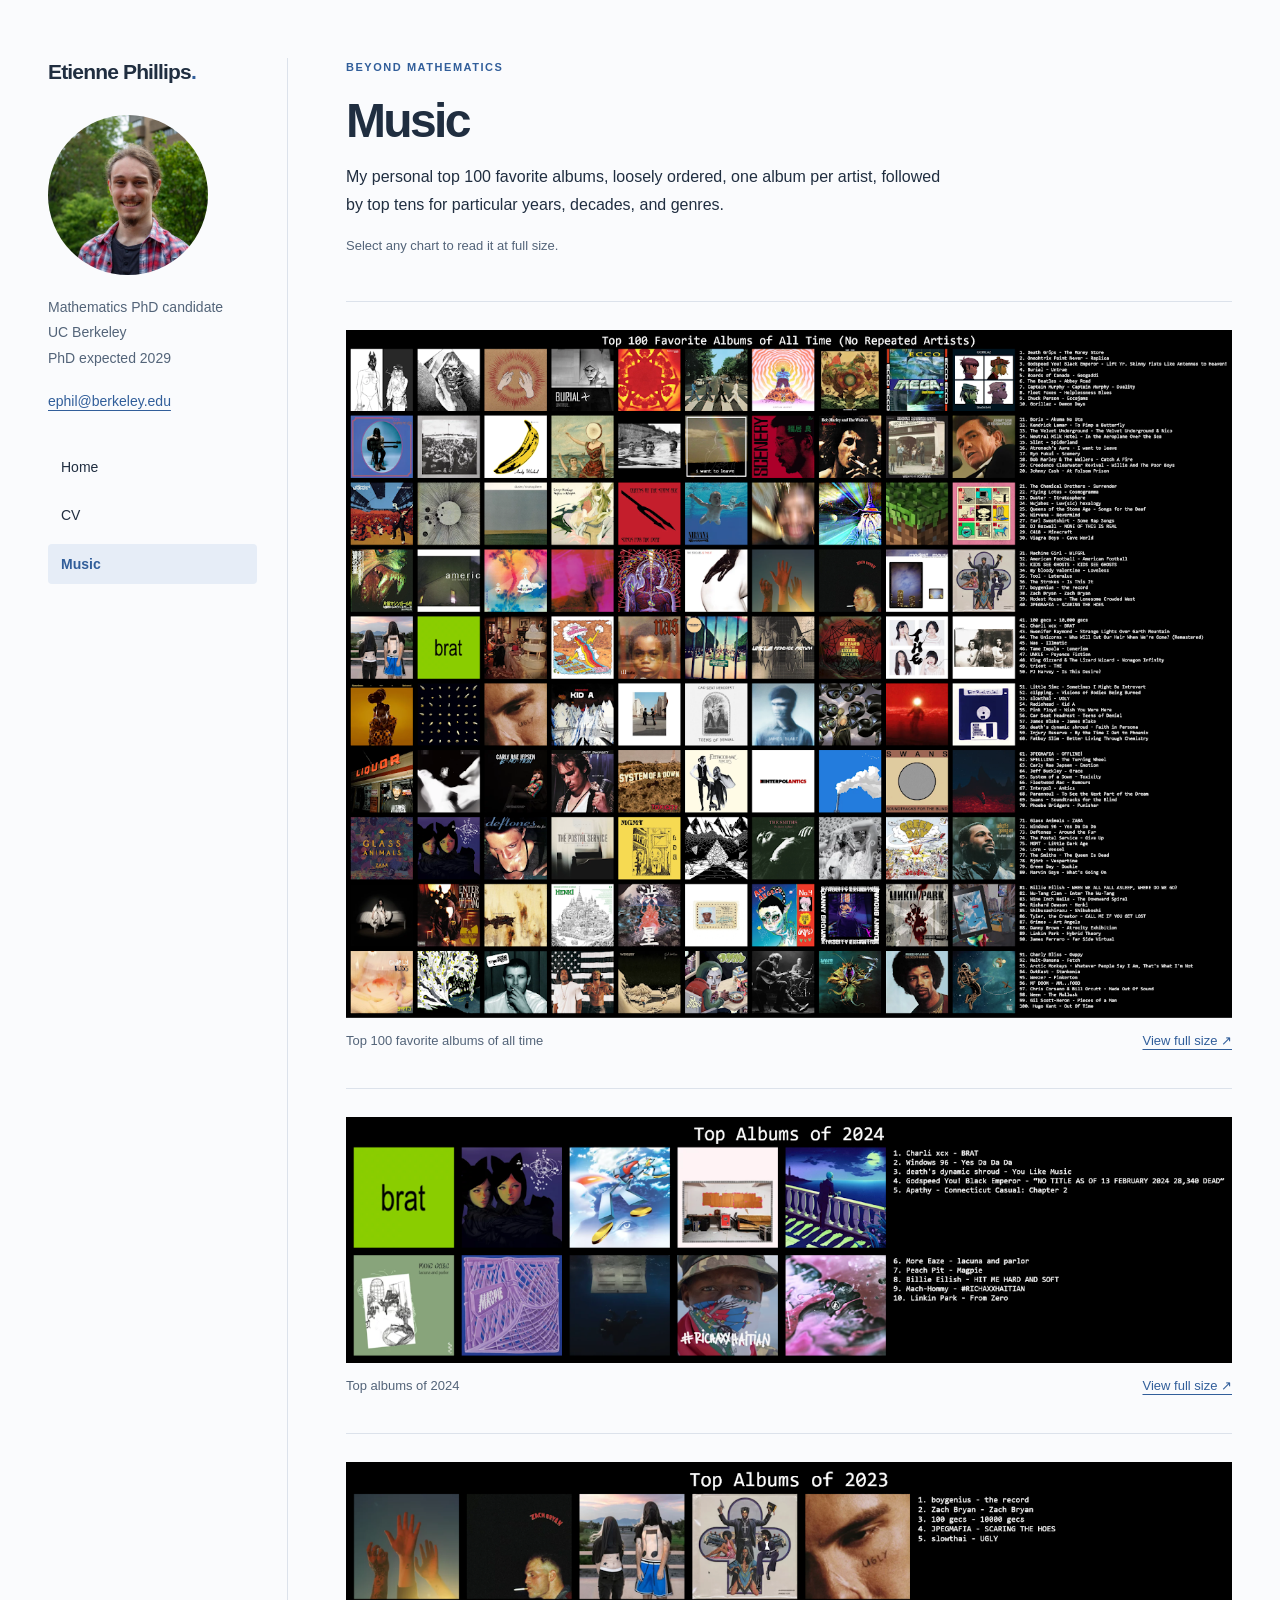
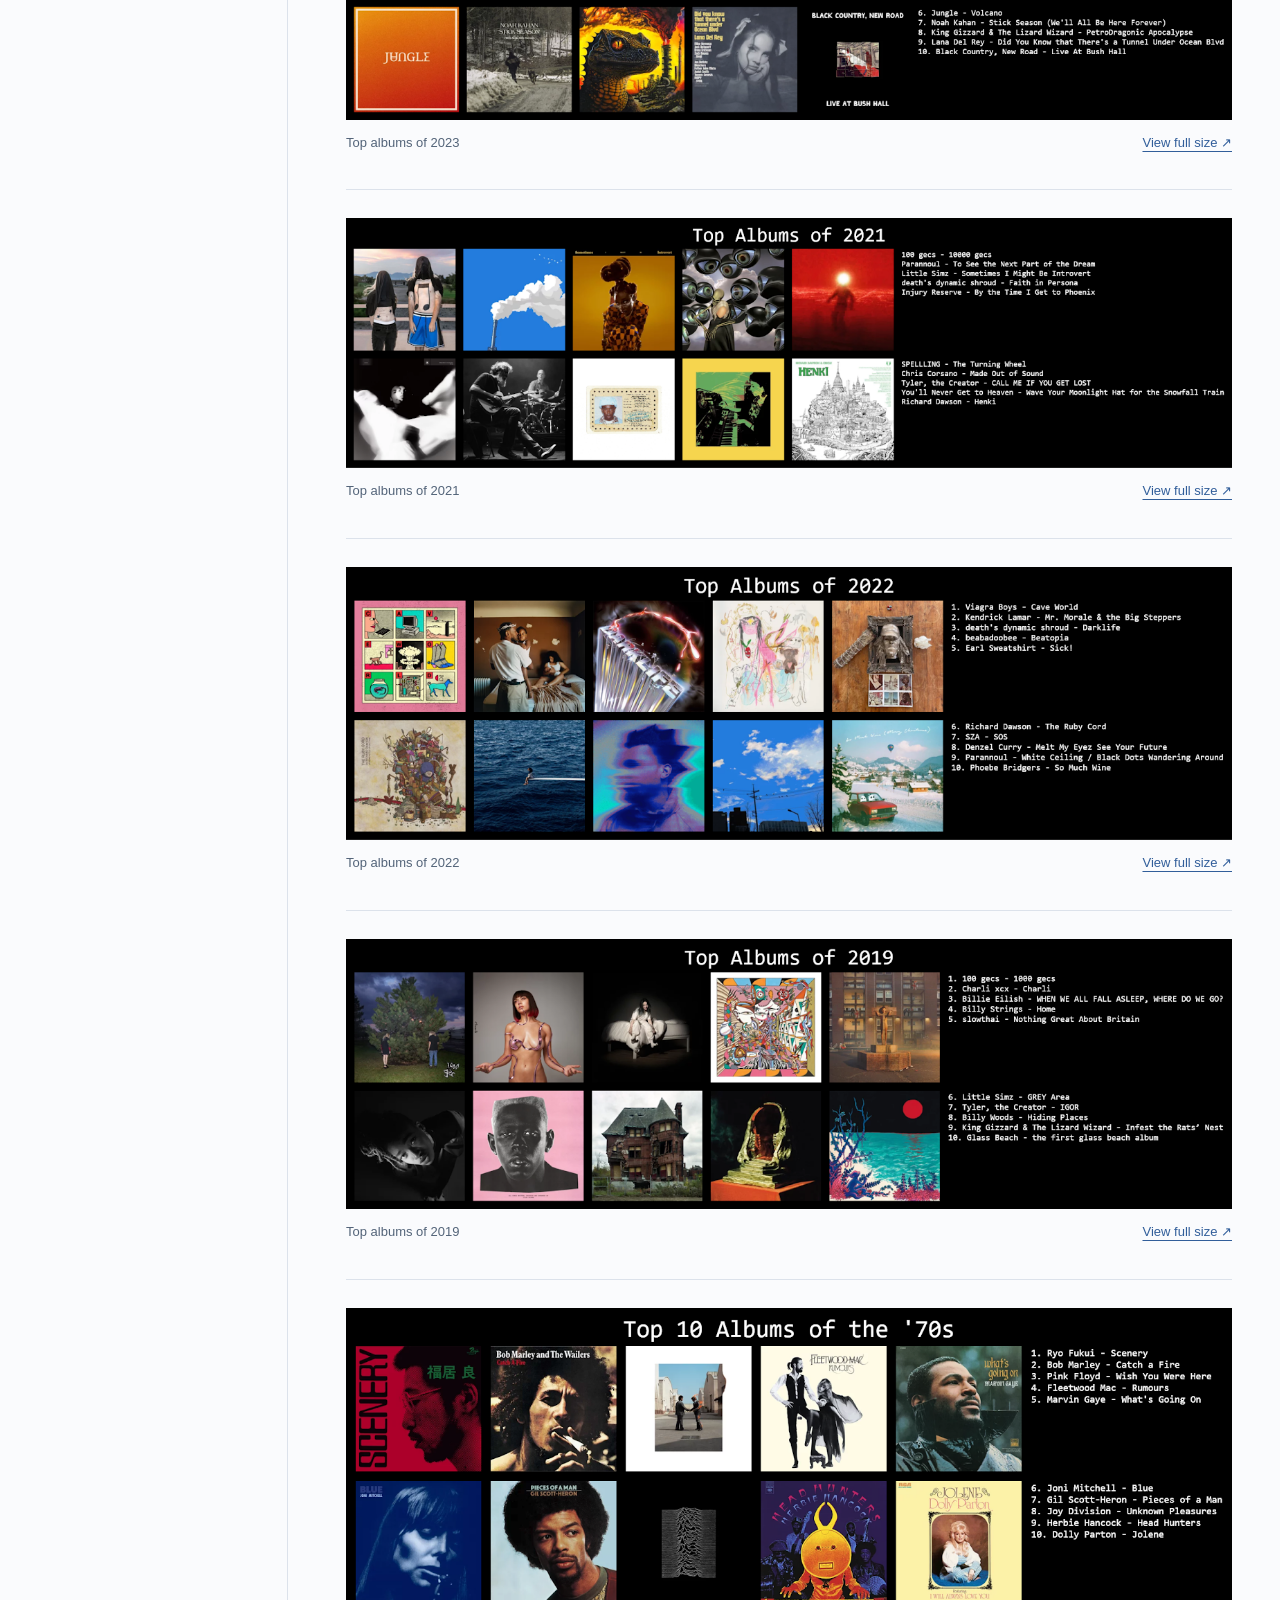
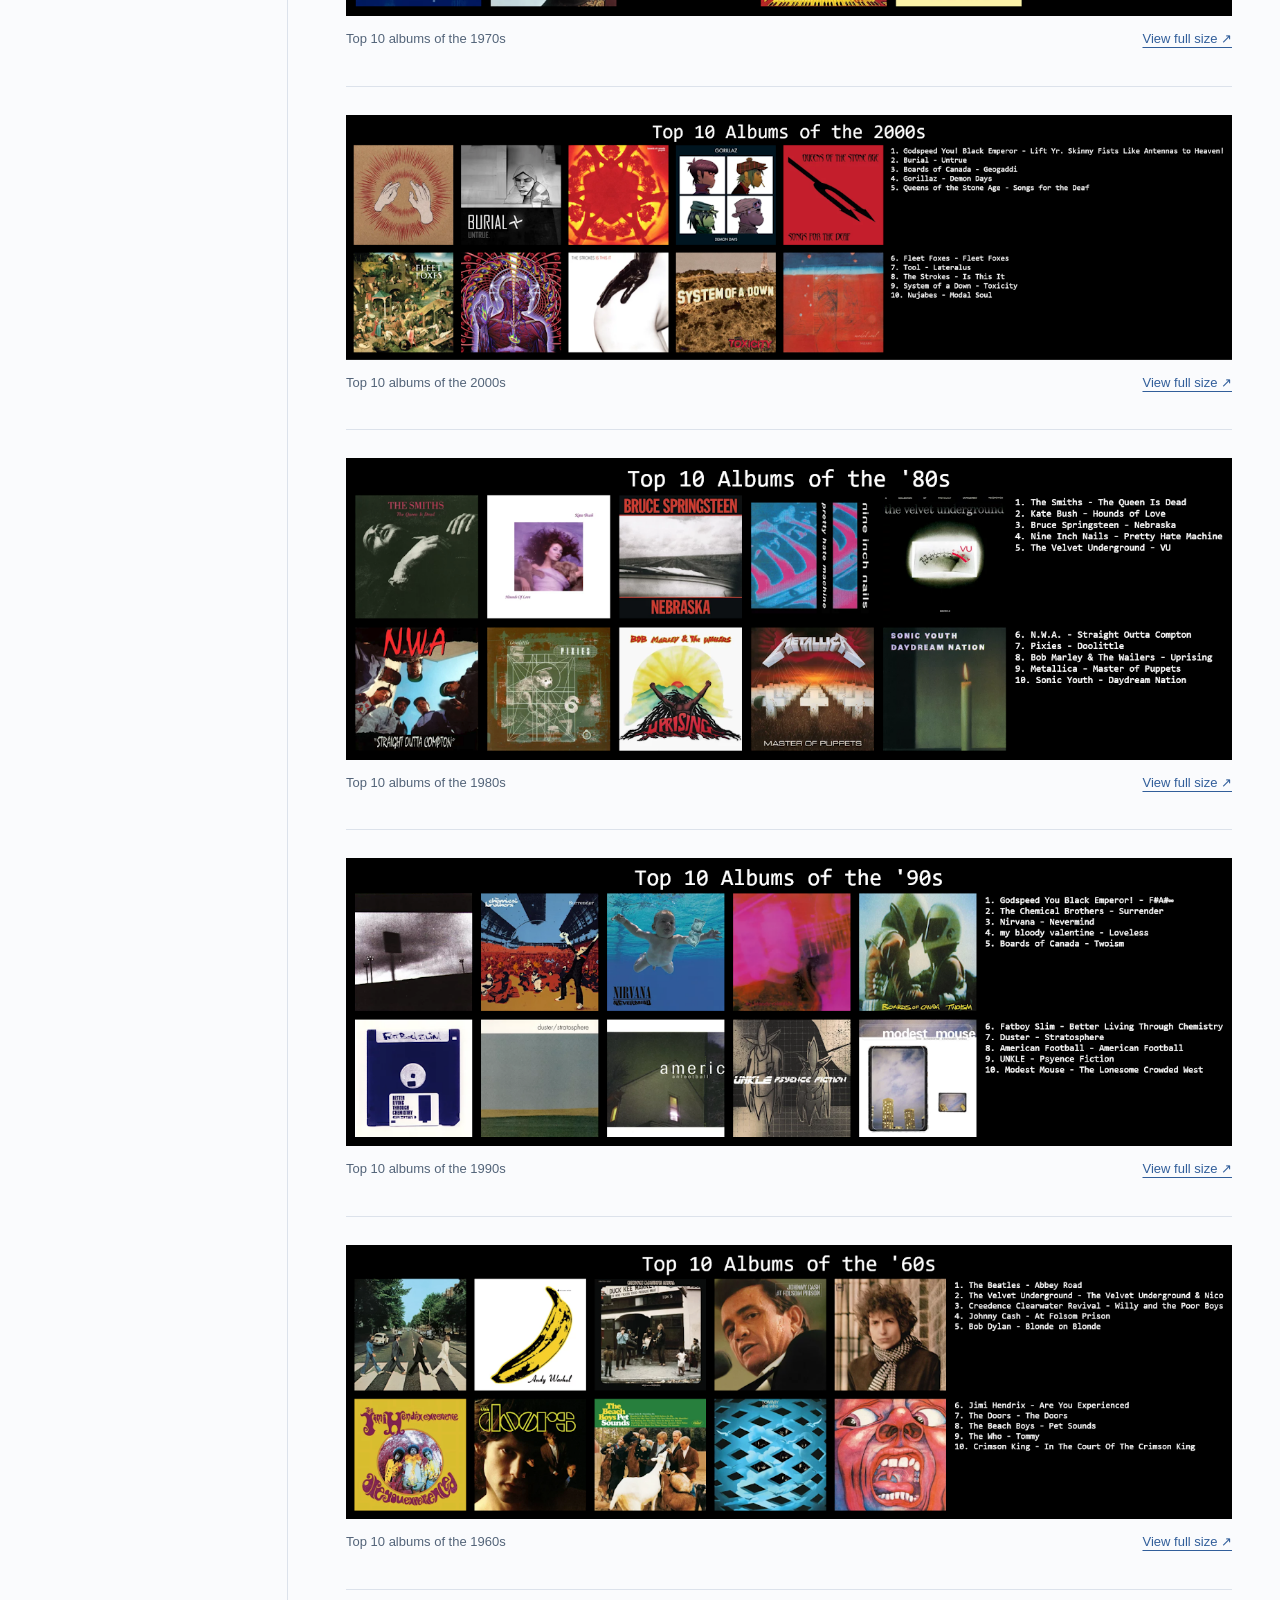
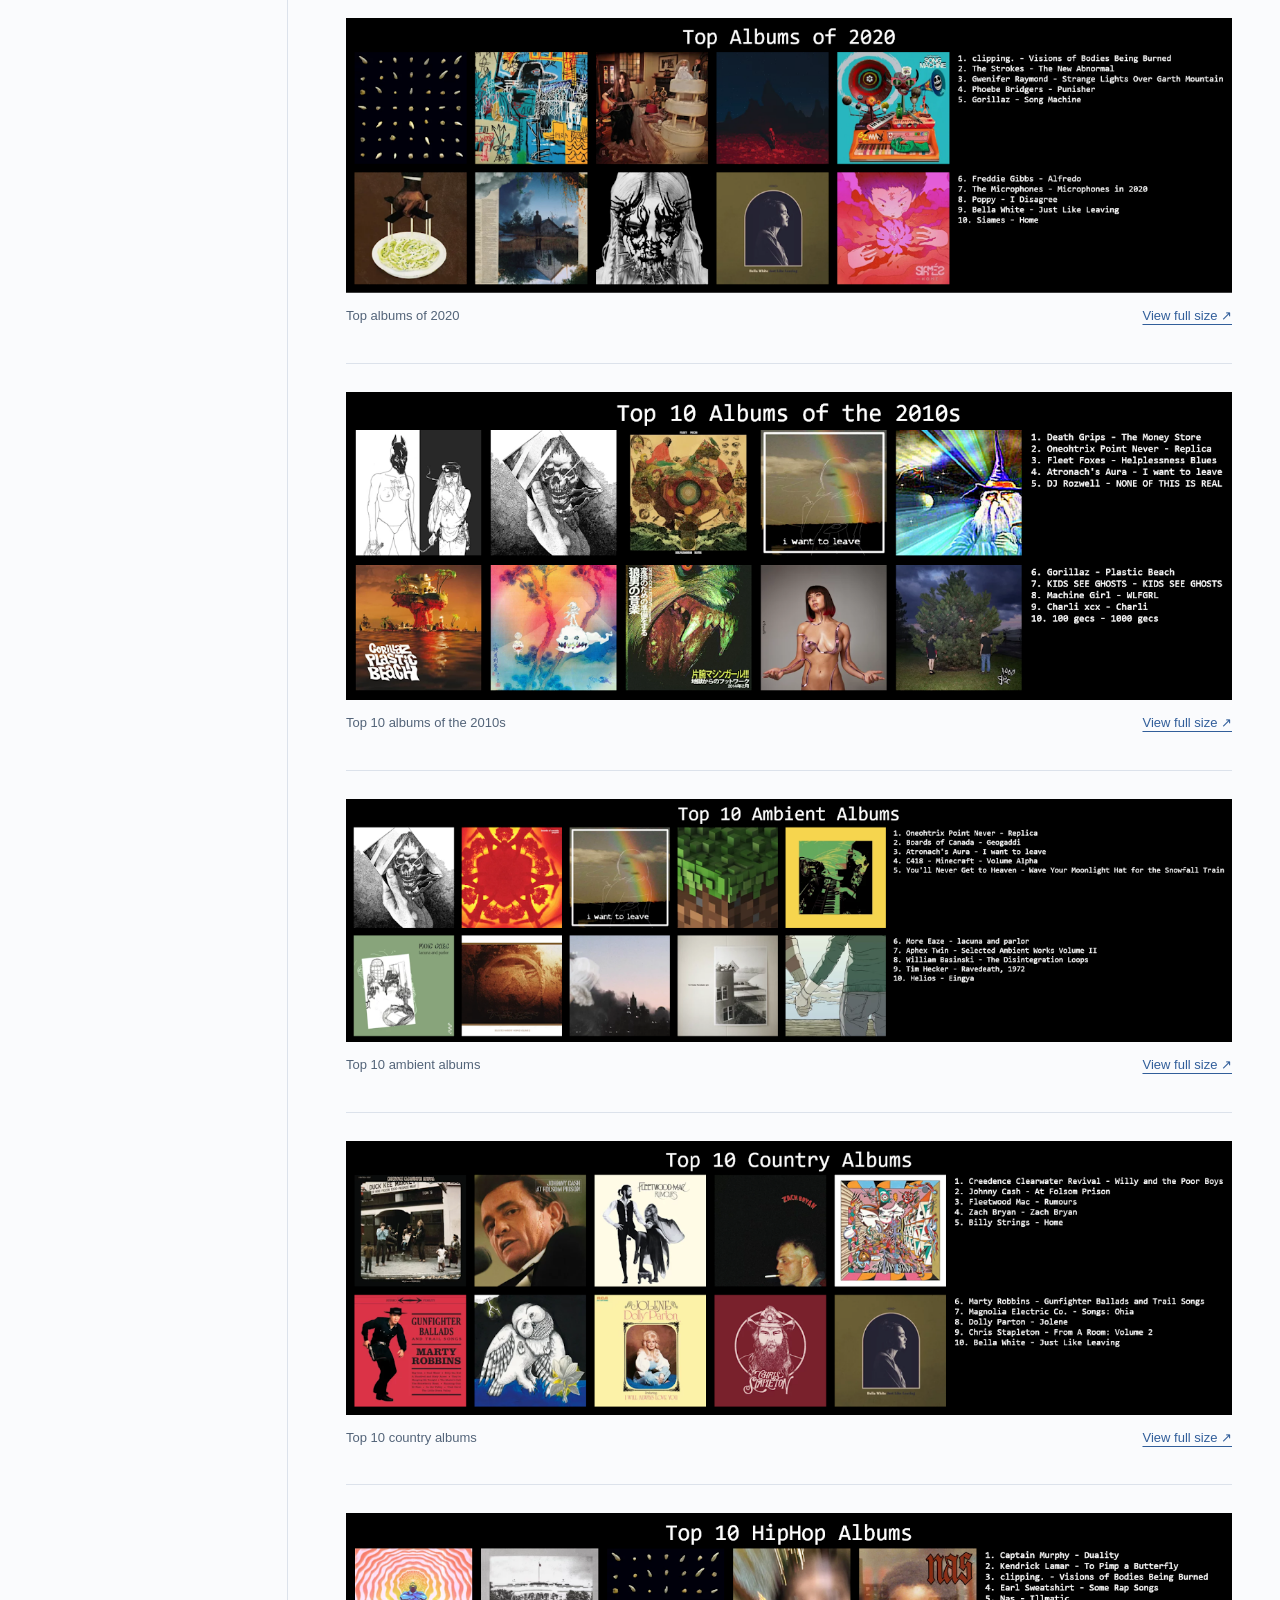
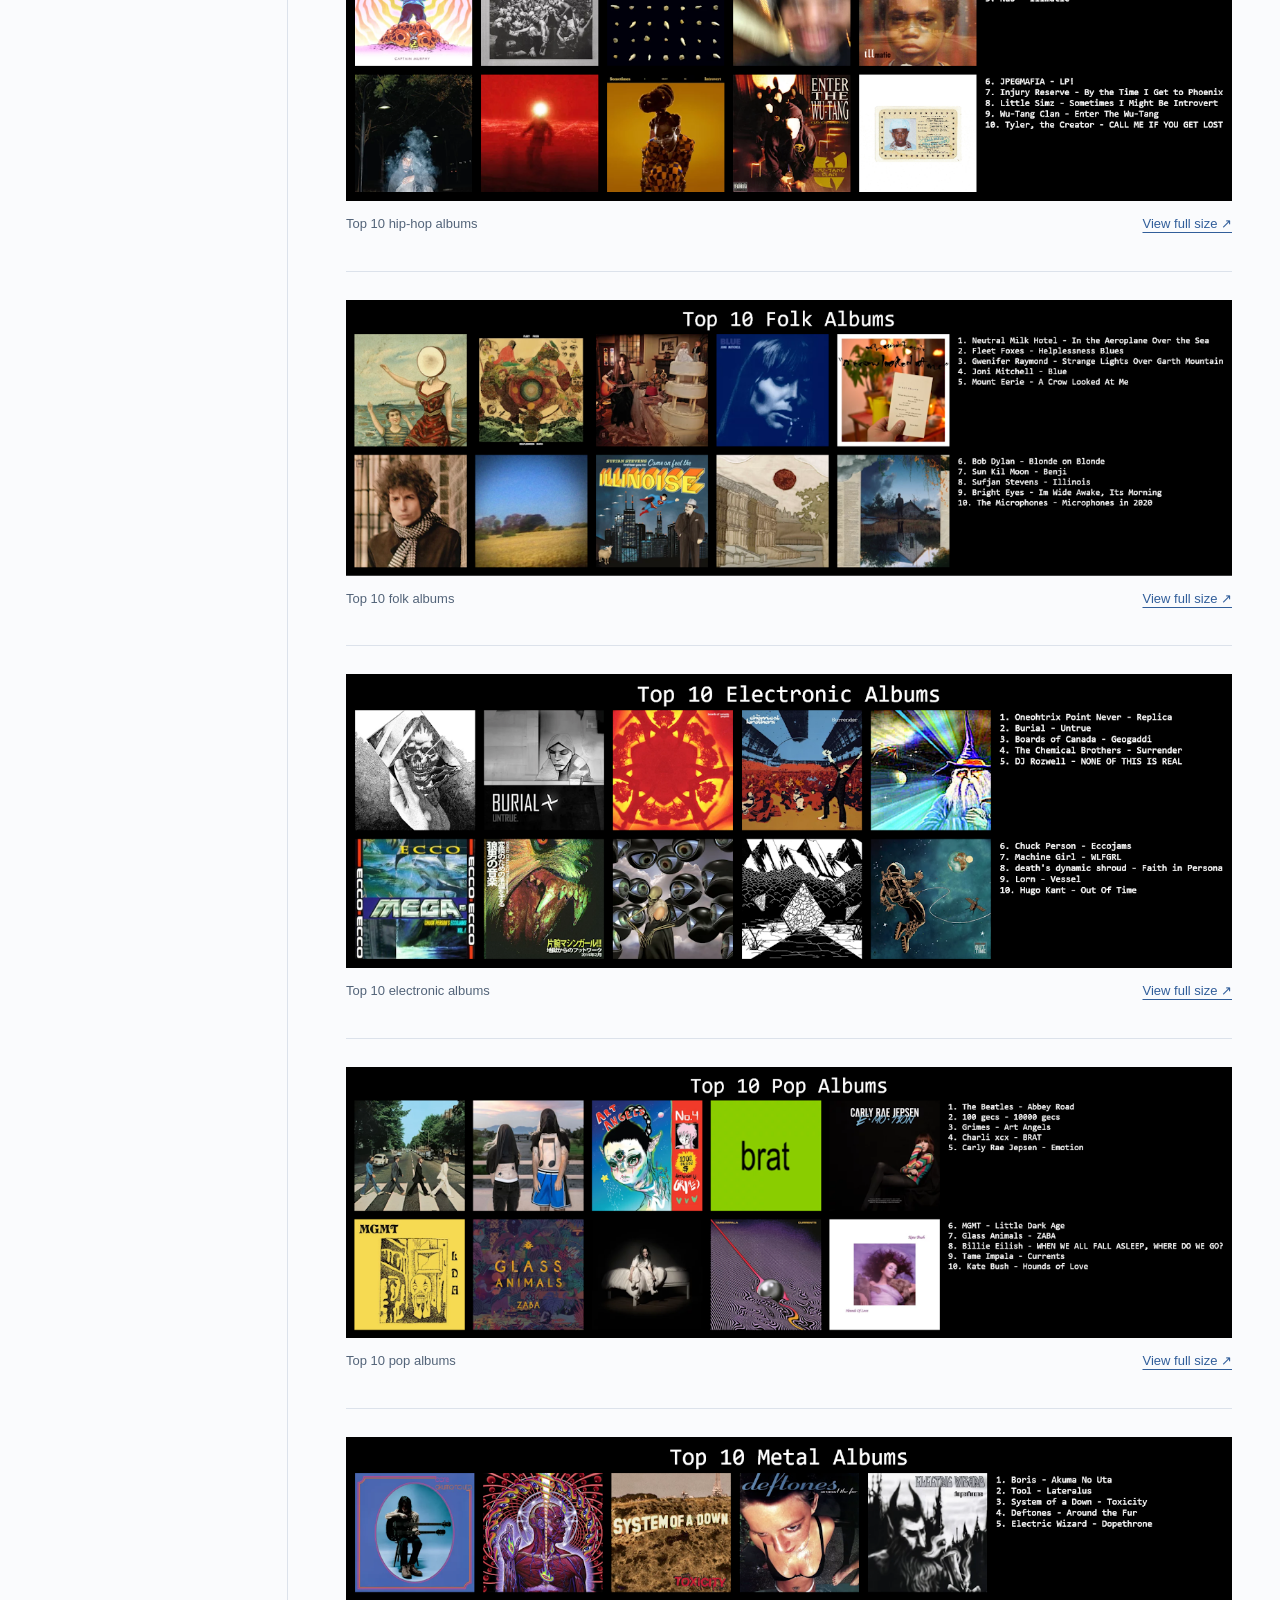
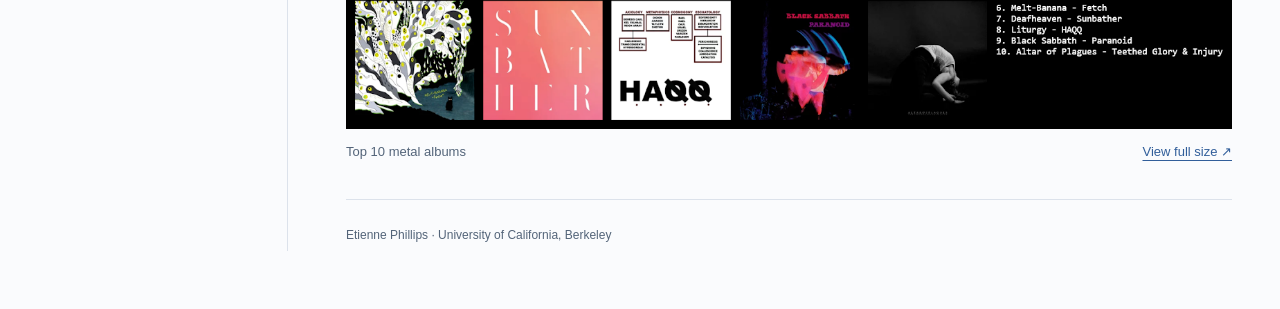
<file: ephil-website/music.html>
<!doctype html>
<html lang="en">
  <head>
    <!-- PAGE SETTINGS: Edit the title and description below. -->
    <meta charset="utf-8">
    <meta name="viewport" content="width=device-width, initial-scale=1">
    <meta name="description" content="Etienne Phillips, mathematics PhD candidate at the University of California, Berkeley.">
    <title>Music · Etienne Phillips</title>
    <link rel="stylesheet" href="styles.css"></head>
  <body><a class="skip" href="#main">Skip to content</a>
    <div class="layout"><!-- SIDEBAR: Keep profile and navigation consistent across all three pages. -->
      <aside class="sidebar"><a class="brand" href="index.html">Etienne Phillips<span>.</span></a>
        <img class="portrait" src="assets/portrait.jpg" alt="Etienne Phillips outdoors" width="160" height="160">
        <p class="affiliation">Mathematics PhD candidate<br>UC Berkeley<br>PhD expected 2029</p>
        <a class="email" href="mailto:ephil@berkeley.edu">ephil@berkeley.edu</a>
        <nav aria-label="Main navigation"><a href="index.html">Home</a><a href="cv.html">CV</a><a href="music.html" aria-current="page">Music</a></nav>
      </aside>
      <main id="main">
        <!-- PAGE CONTENT: Edit the text and links below. -->
        <div class="page-heading">
          <div class="eyebrow">Beyond mathematics</div>
          <h1>Music</h1>
          <p>My personal top 100 favorite albums, loosely ordered, one album per artist, followed by top tens for particular years, decades, and genres.</p>
          <p class="muted">Select any chart to read it at full size.</p>
        </div>
        <!-- ALBUM ORDER: Move an entire figure block to reorder charts. -->
        <figure class="album-chart" id="top-100-all-time"><a href="assets/top-100-all-time.png" target="_blank" rel="noopener" aria-label="Open top 100 favorite albums of all time at full size">
          <img src="assets/top-100-all-time.png" alt="Top 100 favorite albums of all time; album collage and rankings" loading="lazy"></a>
          <figcaption>Top 100 favorite albums of all time <a href="assets/top-100-all-time.png" target="_blank" rel="noopener">View full size ↗</a></figcaption>
        </figure>
        <figure class="album-chart" id="top-albums-2024"><a href="assets/top-albums-2024.png" target="_blank" rel="noopener" aria-label="Open top albums of 2024 at full size">
          <img src="assets/top-albums-2024.png" alt="Top albums of 2024; album collage and rankings" loading="lazy"></a>
          <figcaption>Top albums of 2024 <a href="assets/top-albums-2024.png" target="_blank" rel="noopener">View full size ↗</a></figcaption>
        </figure>
        <figure class="album-chart" id="top-albums-2023"><a href="assets/top-albums-2023.png" target="_blank" rel="noopener" aria-label="Open top albums of 2023 at full size">
          <img src="assets/top-albums-2023.png" alt="Top albums of 2023; album collage and rankings" loading="lazy"></a>
          <figcaption>Top albums of 2023 <a href="assets/top-albums-2023.png" target="_blank" rel="noopener">View full size ↗</a></figcaption>
        </figure>
        <figure class="album-chart" id="top-albums-2021"><a href="assets/top-albums-2021.png" target="_blank" rel="noopener" aria-label="Open top albums of 2021 at full size">
          <img src="assets/top-albums-2021.png" alt="Top albums of 2021; album collage and rankings" loading="lazy"></a>
          <figcaption>Top albums of 2021 <a href="assets/top-albums-2021.png" target="_blank" rel="noopener">View full size ↗</a></figcaption>
        </figure>
        <figure class="album-chart" id="top-albums-2022"><a href="assets/top-albums-2022.png" target="_blank" rel="noopener" aria-label="Open top albums of 2022 at full size">
          <img src="assets/top-albums-2022.png" alt="Top albums of 2022; album collage and rankings" loading="lazy"></a>
          <figcaption>Top albums of 2022 <a href="assets/top-albums-2022.png" target="_blank" rel="noopener">View full size ↗</a></figcaption>
        </figure>
        <figure class="album-chart" id="top-albums-2019"><a href="assets/top-albums-2019.png" target="_blank" rel="noopener" aria-label="Open top albums of 2019 at full size">
          <img src="assets/top-albums-2019.png" alt="Top albums of 2019; album collage and rankings" loading="lazy"></a>
          <figcaption>Top albums of 2019 <a href="assets/top-albums-2019.png" target="_blank" rel="noopener">View full size ↗</a></figcaption>
        </figure>
        <figure class="album-chart" id="top-albums-1970s"><a href="assets/top-albums-1970s.png" target="_blank" rel="noopener" aria-label="Open top 10 albums of the 1970s at full size">
          <img src="assets/top-albums-1970s.png" alt="Top 10 albums of the 1970s; album collage and rankings" loading="lazy"></a>
          <figcaption>Top 10 albums of the 1970s <a href="assets/top-albums-1970s.png" target="_blank" rel="noopener">View full size ↗</a></figcaption>
        </figure>
        <figure class="album-chart" id="top-albums-2000s"><a href="assets/top-albums-2000s.png" target="_blank" rel="noopener" aria-label="Open top 10 albums of the 2000s at full size">
          <img src="assets/top-albums-2000s.png" alt="Top 10 albums of the 2000s; album collage and rankings" loading="lazy"></a>
          <figcaption>Top 10 albums of the 2000s <a href="assets/top-albums-2000s.png" target="_blank" rel="noopener">View full size ↗</a></figcaption>
        </figure>
        <figure class="album-chart" id="top-albums-1980s"><a href="assets/top-albums-1980s.png" target="_blank" rel="noopener" aria-label="Open top 10 albums of the 1980s at full size">
          <img src="assets/top-albums-1980s.png" alt="Top 10 albums of the 1980s; album collage and rankings" loading="lazy"></a>
          <figcaption>Top 10 albums of the 1980s <a href="assets/top-albums-1980s.png" target="_blank" rel="noopener">View full size ↗</a></figcaption>
        </figure>
        <figure class="album-chart" id="top-albums-1990s"><a href="assets/top-albums-1990s.png" target="_blank" rel="noopener" aria-label="Open top 10 albums of the 1990s at full size">
          <img src="assets/top-albums-1990s.png" alt="Top 10 albums of the 1990s; album collage and rankings" loading="lazy"></a>
          <figcaption>Top 10 albums of the 1990s <a href="assets/top-albums-1990s.png" target="_blank" rel="noopener">View full size ↗</a></figcaption>
        </figure>
        <figure class="album-chart" id="top-albums-1960s"><a href="assets/top-albums-1960s.png" target="_blank" rel="noopener" aria-label="Open top 10 albums of the 1960s at full size">
          <img src="assets/top-albums-1960s.png" alt="Top 10 albums of the 1960s; album collage and rankings" loading="lazy"></a>
          <figcaption>Top 10 albums of the 1960s <a href="assets/top-albums-1960s.png" target="_blank" rel="noopener">View full size ↗</a></figcaption>
        </figure>
        <figure class="album-chart" id="top-albums-2020"><a href="assets/top-albums-2020.png" target="_blank" rel="noopener" aria-label="Open top albums of 2020 at full size">
          <img src="assets/top-albums-2020.png" alt="Top albums of 2020; album collage and rankings" loading="lazy"></a>
          <figcaption>Top albums of 2020 <a href="assets/top-albums-2020.png" target="_blank" rel="noopener">View full size ↗</a></figcaption>
        </figure>
        <figure class="album-chart" id="top-albums-2010s"><a href="assets/top-albums-2010s.png" target="_blank" rel="noopener" aria-label="Open top 10 albums of the 2010s at full size">
          <img src="assets/top-albums-2010s.png" alt="Top 10 albums of the 2010s; album collage and rankings" loading="lazy"></a>
          <figcaption>Top 10 albums of the 2010s <a href="assets/top-albums-2010s.png" target="_blank" rel="noopener">View full size ↗</a></figcaption>
        </figure>
        <figure class="album-chart" id="top-ambient-albums"><a href="assets/top-ambient-albums.png" target="_blank" rel="noopener" aria-label="Open top 10 ambient albums at full size">
          <img src="assets/top-ambient-albums.png" alt="Top 10 ambient albums; album collage and rankings" loading="lazy"></a>
          <figcaption>Top 10 ambient albums <a href="assets/top-ambient-albums.png" target="_blank" rel="noopener">View full size ↗</a></figcaption>
        </figure>
        <figure class="album-chart" id="top-country-albums"><a href="assets/top-country-albums.png" target="_blank" rel="noopener" aria-label="Open top 10 country albums at full size">
          <img src="assets/top-country-albums.png" alt="Top 10 country albums; album collage and rankings" loading="lazy"></a>
          <figcaption>Top 10 country albums <a href="assets/top-country-albums.png" target="_blank" rel="noopener">View full size ↗</a></figcaption>
        </figure>
        <figure class="album-chart" id="top-hip-hop-albums"><a href="assets/top-hip-hop-albums.png" target="_blank" rel="noopener" aria-label="Open top 10 hip-hop albums at full size">
          <img src="assets/top-hip-hop-albums.png" alt="Top 10 hip-hop albums; album collage and rankings" loading="lazy"></a>
          <figcaption>Top 10 hip-hop albums <a href="assets/top-hip-hop-albums.png" target="_blank" rel="noopener">View full size ↗</a></figcaption>
        </figure>
        <figure class="album-chart" id="top-folk-albums"><a href="assets/top-folk-albums.png" target="_blank" rel="noopener" aria-label="Open top 10 folk albums at full size">
          <img src="assets/top-folk-albums.png" alt="Top 10 folk albums; album collage and rankings" loading="lazy"></a>
          <figcaption>Top 10 folk albums <a href="assets/top-folk-albums.png" target="_blank" rel="noopener">View full size ↗</a></figcaption>
        </figure>
        <figure class="album-chart" id="top-electronic-albums"><a href="assets/top-electronic-albums.png" target="_blank" rel="noopener" aria-label="Open top 10 electronic albums at full size">
          <img src="assets/top-electronic-albums.png" alt="Top 10 electronic albums; album collage and rankings" loading="lazy"></a>
          <figcaption>Top 10 electronic albums <a href="assets/top-electronic-albums.png" target="_blank" rel="noopener">View full size ↗</a></figcaption>
        </figure>
        <figure class="album-chart" id="top-pop-albums"><a href="assets/top-pop-albums.png" target="_blank" rel="noopener" aria-label="Open top 10 pop albums at full size">
          <img src="assets/top-pop-albums.png" alt="Top 10 pop albums; album collage and rankings" loading="lazy"></a>
          <figcaption>Top 10 pop albums <a href="assets/top-pop-albums.png" target="_blank" rel="noopener">View full size ↗</a></figcaption>
        </figure>
        <figure class="album-chart" id="top-metal-albums"><a href="assets/top-metal-albums.png" target="_blank" rel="noopener" aria-label="Open top 10 metal albums at full size">
          <img src="assets/top-metal-albums.png" alt="Top 10 metal albums; album collage and rankings" loading="lazy"></a>
          <figcaption>Top 10 metal albums <a href="assets/top-metal-albums.png" target="_blank" rel="noopener">View full size ↗</a></figcaption>
        </figure>
        <footer>Etienne Phillips · University of California, Berkeley</footer>
      </main>
    </div>
  </body>
</html>
</file>
<file: styles.css>
/* SHARED DESIGN: edit colors and fonts in :root first. */
:root {
  color-scheme:light;
  --ink:#202e40;
  --muted:#536479;
  --accent:#315e9a;
  --line:#dce2eb;
  --paper:#fafbfd;
}

* {
  box-sizing:border-box;
}

html {
  scroll-behavior:smooth;
}

body {
  margin:0;
  background:var(--paper);
  color:var(--ink);
  font:16px/1.75 Arial,Helvetica,sans-serif;
}

a {
  color:var(--accent);
  text-underline-offset:4px;
}

a:hover {
  color:#173e70;
}

a:focus-visible {
  outline:3px solid #b97812;
  outline-offset:5px;
}

.skip {
  position:absolute;
  left:20px;
  top:-100px;
  padding:12px;
  background:white;
  z-index:2;
}

.skip:focus {
  top:15px;
}

.layout {
  max-width:1320px;
  margin:auto;
  padding:58px 48px;
  display:grid;
  grid-template-columns:240px minmax(0,1fr);
  gap:58px;
}

.sidebar {
  padding-right:30px;
  border-right:1px solid var(--line);
}

.brand {
  color:var(--ink);
  font-size:21px;
  font-weight:700;
  letter-spacing:-.04em;
  text-decoration:none;
  display:block;
  line-height:1.3;
}

.portrait {
  display:block;
  object-fit:cover;
  object-position:50% 40%;
  border-radius:50%;
  margin:30px 0 20px;
}

.affiliation {
  font-size:14px;
  color:var(--muted);
  line-height:1.8;
  margin:0 0 16px;
}

.email {
  font-size:14px;
}

nav {
  display:flex;
  flex-direction:column;
  gap:8px;
  margin-top:32px;
}

nav a {
  display:block;
  padding:8px 13px;
  border-radius:4px;
  text-decoration:none;
  color:var(--ink);
  font-size:14px;
}

nav a:hover {
  background:#edf2fa;
}

nav a[aria-current=page] {
  background:#e6edf7;
  color:var(--accent);
  font-weight:700;
}

.masthead {
  display:grid;
  grid-template-columns:minmax(0,1fr) 290px;
  gap:25px;
  align-items:start;
  padding:0 0 34px;
}

.eyebrow {
  text-transform:uppercase;
  letter-spacing:.14em;
  font-size:11px;
  font-weight:700;
  color:var(--accent);
  line-height:1.7;
}

h1 {
  font-size:clamp(36px,4vw,48px);
  letter-spacing:-.055em;
  line-height:1.1;
  margin:18px 0 15px;
}

h2 {
  font-size:25px;
  letter-spacing:-.025em;
  line-height:1.3;
  margin:0 0 20px;
}

h3 {
  font-size:23px;
  margin:12px 0;
  font-weight:500;
  line-height:1.4;
}

.degree {
  font-size:14px;
  color:var(--muted);
  margin:0 0 25px;
}

.actions {
  display:flex;
  flex-wrap:wrap;
  align-items:center;
  gap:20px;
  font-size:13px;
}

.button {
  background:var(--accent);
  color:white;
  display:inline-block;
  border-radius:4px;
  padding:8px 16px;
  text-decoration:none;
  font-size:14px;
}

.button:hover {
  background:#244a7d;
  color:white;
}

.honors {
  padding-left:22px;
  border-left:1px solid var(--line);
}

.honors h2 {
  font-size:11px;
  letter-spacing:.14em;
  text-transform:uppercase;
  color:var(--accent);
  margin:0 0 10px;
  line-height:1.7;
}

.honor {
  padding:7px 0;
  line-height:1.45;
}

.honor b {
  display:block;
  font-size:13px;
  font-weight:500;
}

.honor small {
  display:block;
  color:var(--muted);
  font-size:11px;
  margin-top:3px;
}

.section {
  padding:32px 0;
  border-top:1px solid var(--line);
}

.bio .eyebrow {
  margin-bottom:12px;
}

.bio p {
  max-width:72ch;
  margin:0 0 18px;
}

.interests {
  display:flex;
  flex-wrap:wrap;
  gap:8px;
  margin-top:23px;
}

.interests span {
  font-size:12px;
  border:1px solid #d0dbea;
  background:#edf2fa;
  border-radius:20px;
  padding:3px 11px;
}

.section-head {
  display:flex;
  justify-content:space-between;
  align-items:baseline;
  gap:16px;
}

.press small,.muted {
  font-size:13px;
  color:var(--muted);
}

.press a {
  display:flex;
  justify-content:space-between;
  align-items:center;
  gap:20px;
  padding:15px 0;
  border-bottom:1px solid var(--line);
  color:var(--ink);
  text-decoration:none;
  font-size:15px;
}

.press a:hover {
  color:var(--accent);
}

.press small {
  display:block;
  font-size:12px;
}

.press a:last-child {
  border:0;
}

.recommendation p {
  margin:0 0 12px;
}

.page-heading {
  padding:0 0 30px;
}

.page-heading p {
  max-width:68ch;
}

.album-chart {
  margin:0 0 35px;
  padding-top:28px;
  border-top:1px solid var(--line);
}

.album-chart img {
  display:block;
  width:100%;
  height:auto;
}

.album-chart figcaption {
  font-size:13px;
  color:var(--muted);
  display:flex;
  justify-content:space-between;
  gap:15px;
  margin-top:12px;
}

footer {
  border-top:1px solid var(--line);
  padding:25px 0 5px;
  color:var(--muted);
  font-size:12px;
  margin-top:10px;
}

@media(max-width:1100px) {
  .layout {
    padding:40px 30px;
    grid-template-columns:205px minmax(0,1fr);
    gap:32px;
  }
  .masthead {
    grid-template-columns:minmax(0,1fr) 245px;
    gap:18px;
  }
  h1 {
    font-size:38px;
  }
  .honors {
    padding-left:18px;
  }
}

@media(max-width:850px) {
  .masthead {
    grid-template-columns:1fr;
  }
  .honors {
    padding:20px 0 0;
    border-left:0;
    display:grid;
    grid-template-columns:1fr 1fr;
    gap:8px 20px;
  }
  .honors h2 {
    grid-column:1/-1;
    margin-bottom:0;
  }
  .honor {
    padding:0;
  }
}

@media(max-width:650px) {
  .layout {
    display:block;
    padding:24px;
  }
  .sidebar {
    border-right:0;
    border-bottom:1px solid var(--line);
    padding:0 0 22px;
    margin-bottom:30px;
    display:grid;
    grid-template-columns:80px 1fr;
    column-gap:18px;
    align-items:start;
  }
  .brand {
    grid-column:1/-1;
    margin-bottom:18px;
  }
  .portrait {
    grid-column:1;
    grid-row:2/4;
    width:80px;
    height:80px;
    margin:0;
  }
  .affiliation {
    grid-column:2;
    font-size:12px;
    margin:0 0 6px;
  }
  .email {
    grid-column:2;
    font-size:12px;
  }
  nav {
    grid-column:1/-1;
    flex-direction:row;
    flex-wrap:wrap;
    margin-top:18px;
    gap:8px;
  }
  nav a {
    padding:6px 15px;
  }
  h1 {
    font-size:40px;
  }
  .section-head {
    display:block;
  }
  .honor b {
    font-size:12px;
  }
  .album-chart figcaption {
    flex-wrap:wrap;
  }
  .masthead {
    padding-bottom:27px;
  }
  .section {
    padding:27px 0;
  }
}

@media(prefers-reduced-motion:reduce) {
  html {
    scroll-behavior:auto;
  }
}

/* CV: plain document pages, without browser PDF controls. */
.cv-pages {
  max-width: 900px;
}

.cv-page {
  margin: 0 0 24px;
  background: white;
}

.cv-page img {
  display: block;
  width: 100%;
  height: auto;
}

.visually-hidden {
  position: absolute;
  width: 1px;
  height: 1px;
  padding: 0;
  margin: -1px;
  overflow: hidden;
  clip-path: inset(50%);
  white-space: nowrap;
  border: 0;
}

/* Homepage photos retain their full original proportions. */
.home-photos {
  display: grid;
  grid-template-columns: repeat(3, minmax(0, 1fr));
  gap: 20px;
  margin-top: 24px;
}

.home-photos img {
  display: block;
  width: 100%;
  height: auto;
}

.pronunciation {
  font-size: 14px;
  font-weight: normal;
  letter-spacing: normal;
  white-space: nowrap;
}

@media (max-width: 650px) {
  .home-photos {
    grid-template-columns: 1fr;
    gap: 24px;
  }
}

.recommendation h2 {
  font-size: 23px;
  font-weight: 500;
  margin: 12px 0;
}




/* Align the sidebar name with the center of the profile photo. */
@media (min-width: 651px) {
  .sidebar .brand {
    width: 160px;
    text-align: center;
  }
}

/* AI Risk Essay preserves the PDF's original page layout. */
.essay-pages { max-width: 900px; }
.essay-page { margin: 0 0 24px; background: white; }
.essay-page img { display: block; width: 100%; height: auto; }

/* PDF-style essay text and working links. Percentage positions scale with each page. */
.essay-page { position: relative; container-type: inline-size; }
.essay-text-layer { position: absolute; inset: 0; color: transparent; }
.essay-text-layer span { position: absolute; white-space: pre; line-height: 1; user-select: text; }
.essay-text-layer span::selection { color: transparent; background: rgba(49, 94, 154, .25); }
.essay-links { position: absolute; inset: 0; pointer-events: none; }
.essay-link { position: absolute; display: block; pointer-events: auto; border-radius: 1px; }
.essay-link:hover { background: rgba(49, 94, 154, .12); }
.essay-link:focus-visible { outline: 2px solid var(--accent); outline-offset: 2px; background: rgba(49, 94, 154, .15); }
.essay-destination { position: absolute; left: 0; width: 1px; height: 1px; scroll-margin-top: 24px; }
</file>
<file: ephil-website/styles.css>
/* SHARED DESIGN: edit colors and fonts in :root first. */
:root {
  color-scheme:light;
  --ink:#202e40;
  --muted:#536479;
  --accent:#315e9a;
  --line:#dce2eb;
  --paper:#fafbfd
}

* {
  box-sizing:border-box
}

html {
  scroll-behavior:smooth
}

body {
  margin:0;
  background:var(--paper);
  color:var(--ink);
  font:16px/1.75 Arial,Helvetica,sans-serif
}

a {
  color:var(--accent);
  text-underline-offset:4px
}

a:hover {
  color:#173e70
}

a:focus-visible {
  outline:3px solid #b97812;
  outline-offset:5px
}

.skip {
  position:absolute;
  left:20px;
  top:-100px;
  padding:12px;
  background:white;
  z-index:2
}

.skip:focus {
  top:15px
}

.layout {
  max-width:1320px;
  margin:auto;
  padding:58px 48px;
  display:grid;
  grid-template-columns:240px minmax(0,1fr);
  gap:58px
}

.sidebar {
  padding-right:30px;
  border-right:1px solid var(--line)
}

.brand {
  color:var(--ink);
  font-size:21px;
  font-weight:700;
  letter-spacing:-.04em;
  text-decoration:none;
  display:block;
  line-height:1.3
}

.brand span {
  color:var(--accent)
}

.portrait {
  display:block;
  object-fit:cover;
  object-position:50% 40%;
  border-radius:50%;
  margin:30px 0 20px
}

.affiliation {
  font-size:14px;
  color:var(--muted);
  line-height:1.8;
  margin:0 0 16px
}

.email {
  font-size:14px
}

nav {
  display:flex;
  flex-direction:column;
  gap:8px;
  margin-top:32px
}

nav a {
  display:block;
  padding:8px 13px;
  border-radius:4px;
  text-decoration:none;
  color:var(--ink);
  font-size:14px
}

nav a:hover {
  background:#edf2fa
}

nav a[aria-current=page] {
  background:#e6edf7;
  color:var(--accent);
  font-weight:700
}

.masthead {
  display:grid;
  grid-template-columns:minmax(0,1fr) 290px;
  gap:25px;
  align-items:start;
  padding:0 0 34px
}

.eyebrow {
  text-transform:uppercase;
  letter-spacing:.14em;
  font-size:11px;
  font-weight:700;
  color:var(--accent);
  line-height:1.7
}

h1 {
  font-size:clamp(36px,4vw,48px);
  letter-spacing:-.055em;
  line-height:1.1;
  margin:18px 0 15px
}

h2 {
  font-size:25px;
  letter-spacing:-.025em;
  line-height:1.3;
  margin:0 0 20px
}

h3 {
  font-size:23px;
  margin:12px 0;
  font-weight:500;
  line-height:1.4
}

.degree {
  font-size:14px;
  color:var(--muted);
  margin:0 0 25px
}

.actions {
  display:flex;
  flex-wrap:wrap;
  align-items:center;
  gap:20px;
  font-size:13px
}

.button {
  background:var(--accent);
  color:white;
  display:inline-block;
  border-radius:4px;
  padding:8px 16px;
  text-decoration:none;
  font-size:14px
}

.button:hover {
  background:#244a7d;
  color:white
}

.honors {
  padding-left:22px;
  border-left:1px solid var(--line)
}

.honors h2 {
  font-size:11px;
  letter-spacing:.14em;
  text-transform:uppercase;
  color:var(--accent);
  margin:0 0 10px;
  line-height:1.7
}

.honor {
  padding:7px 0;
  line-height:1.45
}

.honor b {
  display:block;
  font-size:13px;
  font-weight:500
}

.honor small {
  display:block;
  color:var(--muted);
  font-size:11px;
  margin-top:3px
}

.section {
  padding:32px 0;
  border-top:1px solid var(--line)
}

.bio .eyebrow {
  margin-bottom:12px
}

.bio p {
  max-width:72ch;
  margin:0 0 18px
}

.interests {
  display:flex;
  flex-wrap:wrap;
  gap:8px;
  margin-top:23px
}

.interests span {
  font-size:12px;
  border:1px solid #d0dbea;
  background:#edf2fa;
  border-radius:20px;
  padding:3px 11px
}

.section-head {
  display:flex;
  justify-content:space-between;
  align-items:baseline;
  gap:16px
}

.section-head small,.press small,.muted {
  font-size:13px;
  color:var(--muted)
}

.press a {
  display:flex;
  justify-content:space-between;
  align-items:center;
  gap:20px;
  padding:15px 0;
  border-bottom:1px solid var(--line);
  color:var(--ink);
  text-decoration:none;
  font-size:15px
}

.press a:hover {
  color:var(--accent)
}

.press small {
  display:block;
  font-size:12px
}

.press a:last-child {
  border:0
}

.recommendation p {
  margin:0 0 12px
}

.recommendation>a {
  font-size:14px
}

.page-heading {
  padding:0 0 30px
}

.page-heading p {
  max-width:68ch
}

.album-chart {
  margin:0 0 35px;
  padding-top:28px;
  border-top:1px solid var(--line)
}

.album-chart img {
  display:block;
  width:100%;
  height:auto
}

.album-chart figcaption {
  font-size:13px;
  color:var(--muted);
  display:flex;
  justify-content:space-between;
  gap:15px;
  margin-top:12px
}

.cv-document {
  width:100%;
  height:900px;
  border:1px solid var(--line);
  background:white
}

footer {
  border-top:1px solid var(--line);
  padding:25px 0 5px;
  color:var(--muted);
  font-size:12px;
  margin-top:10px
}

@media(max-width:1100px) {
  .layout {
  padding:40px 30px;
  grid-template-columns:205px minmax(0,1fr);
  gap:32px
}

.masthead {
  grid-template-columns:minmax(0,1fr) 245px;
  gap:18px
}

h1 {
  font-size:38px
}

.honors {
  padding-left:18px
}


}

@media(max-width:850px) {
  .masthead {
  grid-template-columns:1fr
}

.honors {
  padding:20px 0 0;
  border-left:0;
  display:grid;
  grid-template-columns:1fr 1fr;
  gap:8px 20px
}

.honors h2 {
  grid-column:1/-1;
  margin-bottom:0
}

.honor {
  padding:0
}


}

@media(max-width:650px) {
  .layout {
  display:block;
  padding:24px
}

.sidebar {
  border-right:0;
  border-bottom:1px solid var(--line);
  padding:0 0 22px;
  margin-bottom:30px;
  display:grid;
  grid-template-columns:80px 1fr;
  column-gap:18px;
  align-items:start
}

.brand {
  grid-column:1/-1;
  margin-bottom:18px
}

.portrait {
  grid-column:1;
  grid-row:2/4;
  width:80px;
  height:80px;
  margin:0
}

.affiliation {
  grid-column:2;
  font-size:12px;
  margin:0 0 6px
}

.email {
  grid-column:2;
  font-size:12px
}

nav {
  grid-column:1/-1;
  flex-direction:row;
  flex-wrap:wrap;
  margin-top:18px;
  gap:8px
}

nav a {
  padding:6px 15px
}

h1 {
  font-size:40px
}

.section-head {
  display:block
}

.section-head small {
  display:block;
  margin:-12px 0 12px
}

.honor b {
  font-size:12px
}

.album-chart figcaption {
  flex-wrap:wrap
}

.cv-document {
  height:650px
}

.masthead {
  padding-bottom:27px
}

.section {
  padding:27px 0
}


}

@media(prefers-reduced-motion:reduce) {
  html {
  scroll-behavior:auto
}


}



/* CV: plain document pages, without browser PDF controls. */
.cv-pages { max-width: 900px; }
.cv-page { margin: 0 0 24px; background: white; }
.cv-page img { display: block; width: 100%; height: auto; }
.visually-hidden { position: absolute; width: 1px; height: 1px; padding: 0; margin: -1px; overflow: hidden; clip-path: inset(50%); white-space: nowrap; border: 0; }
</file>
